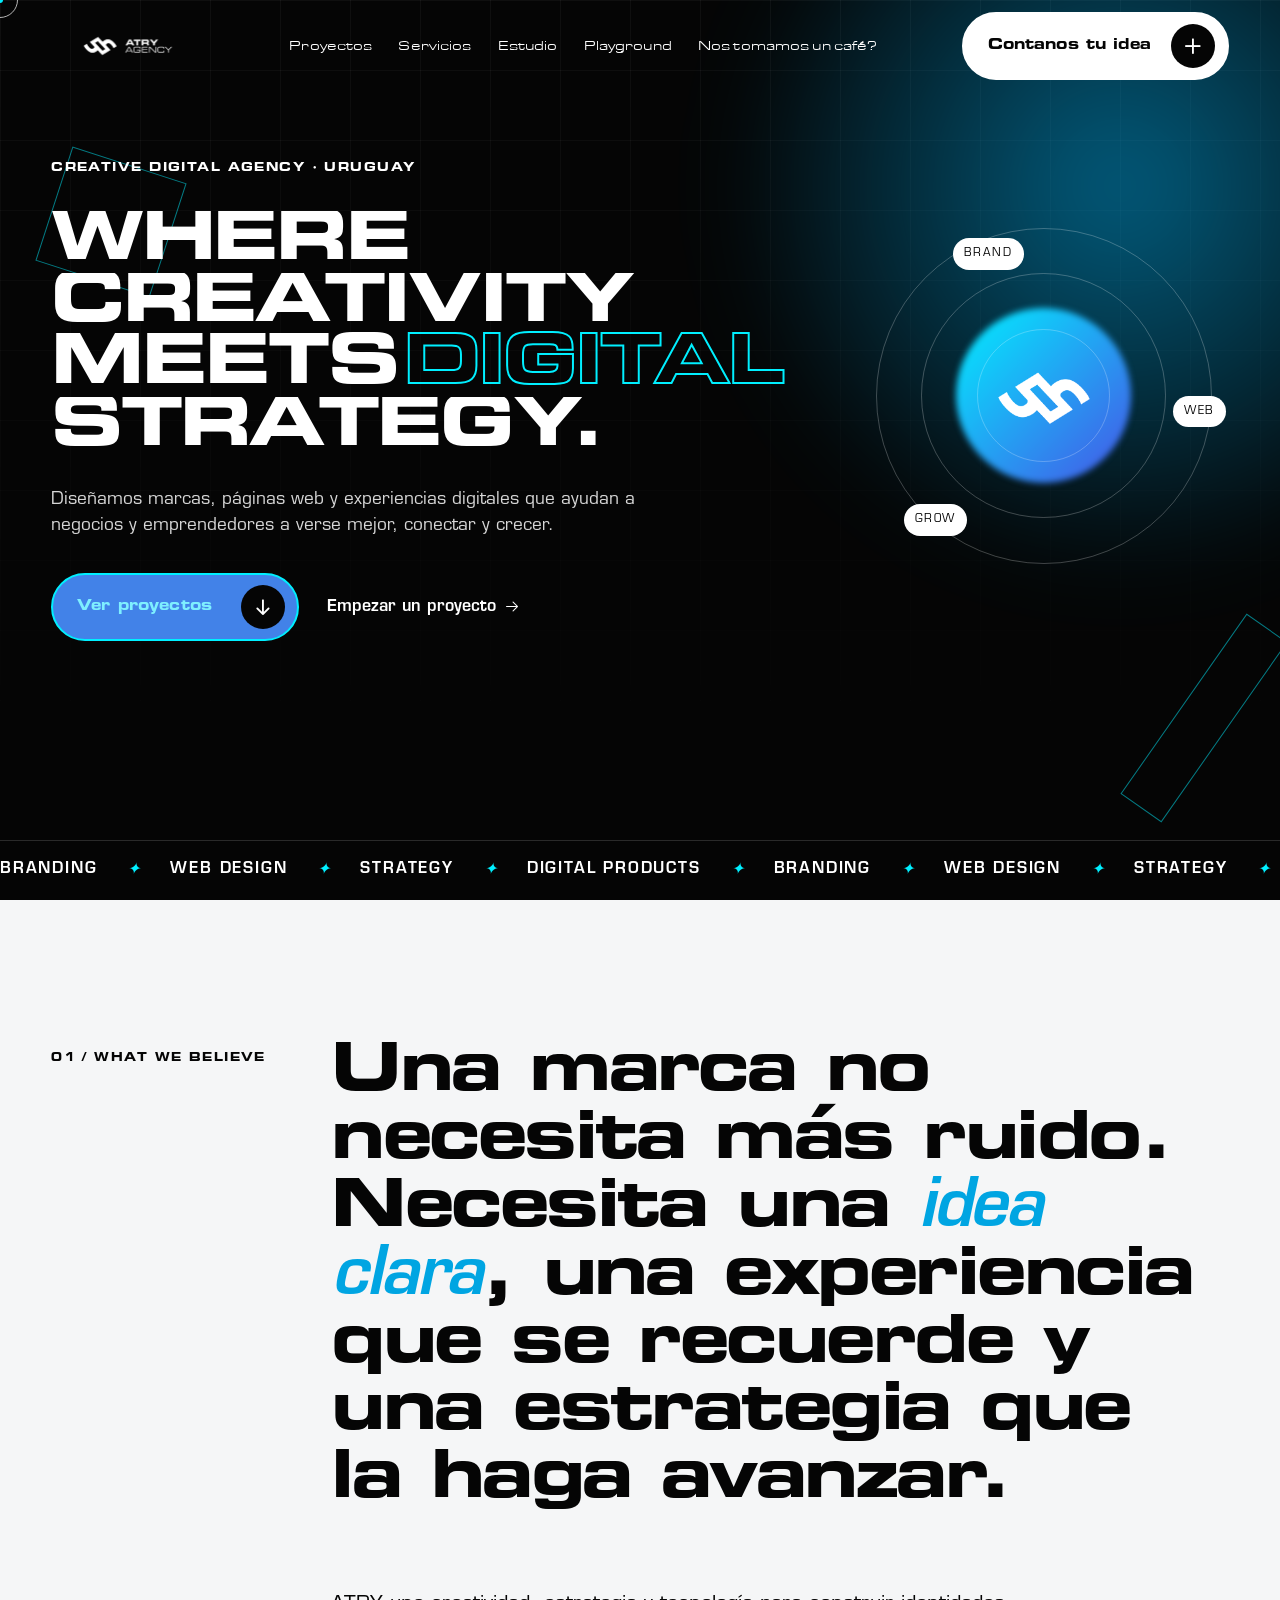
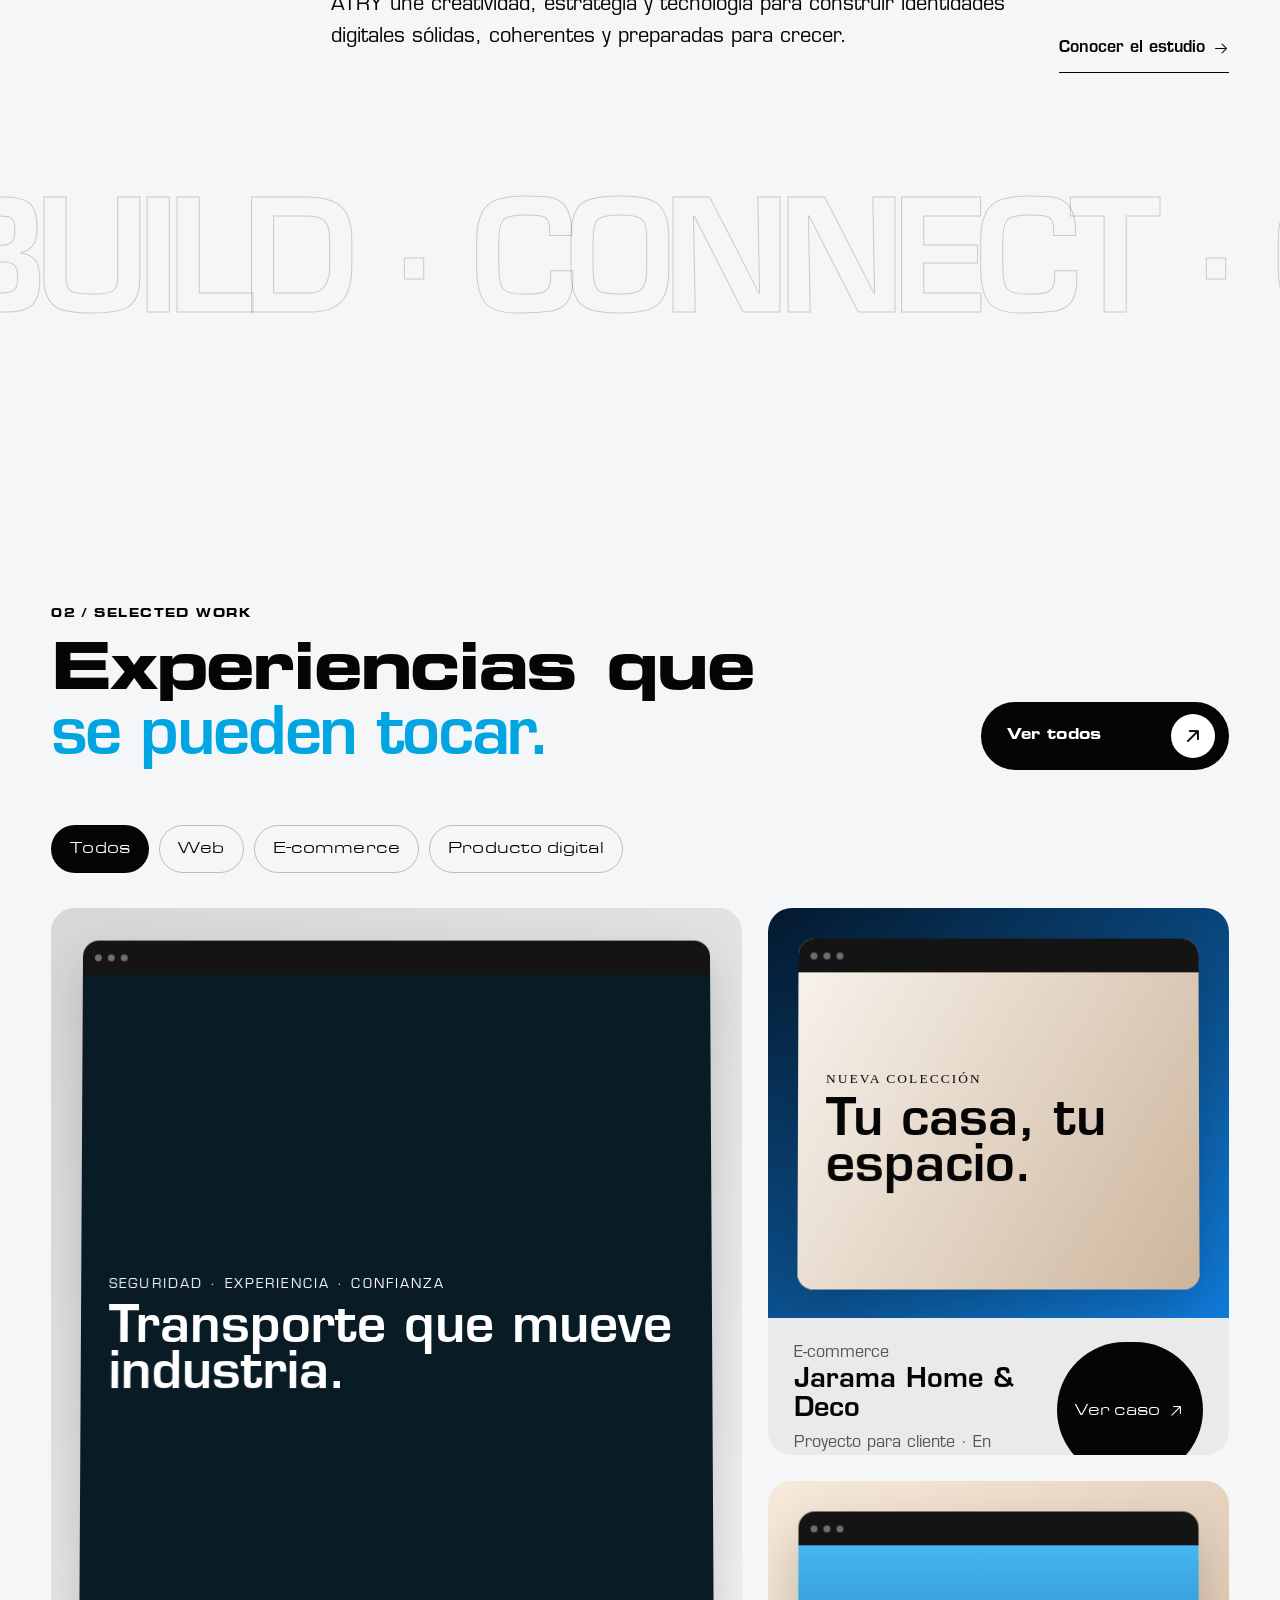
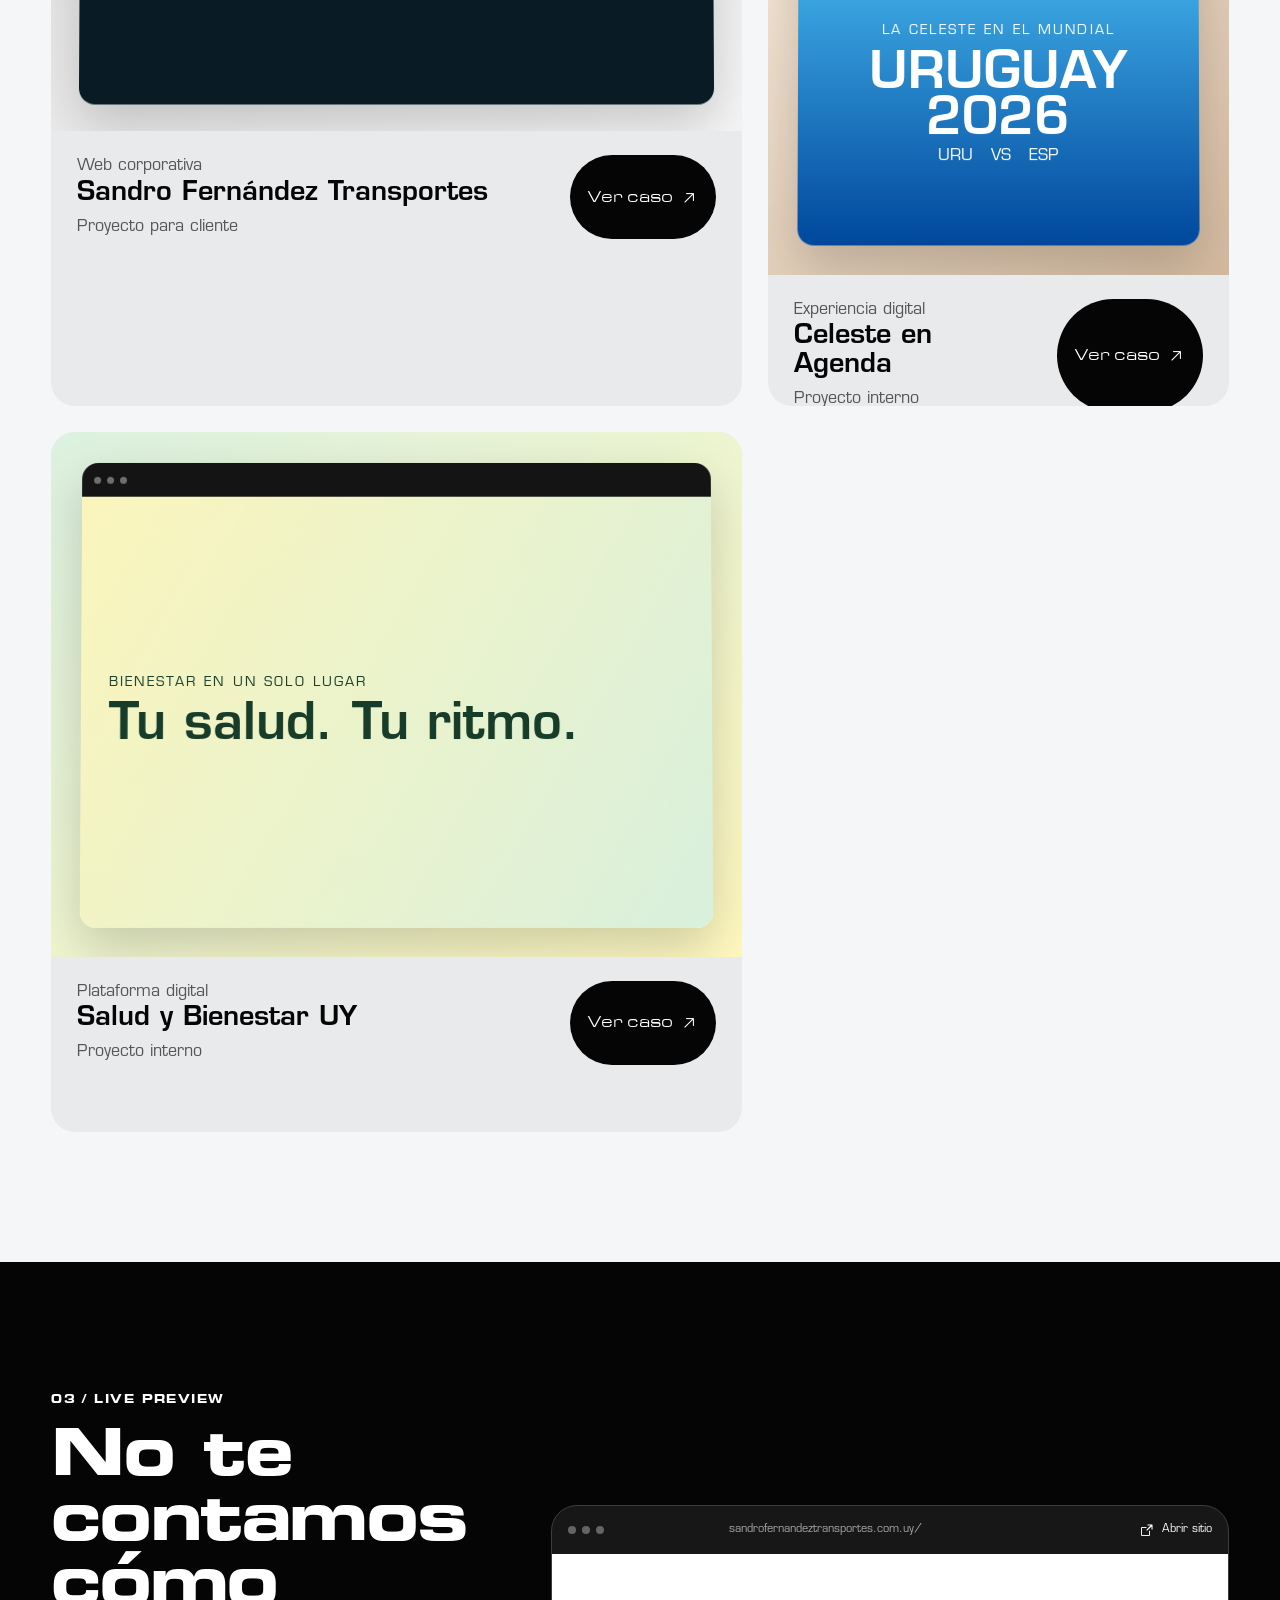
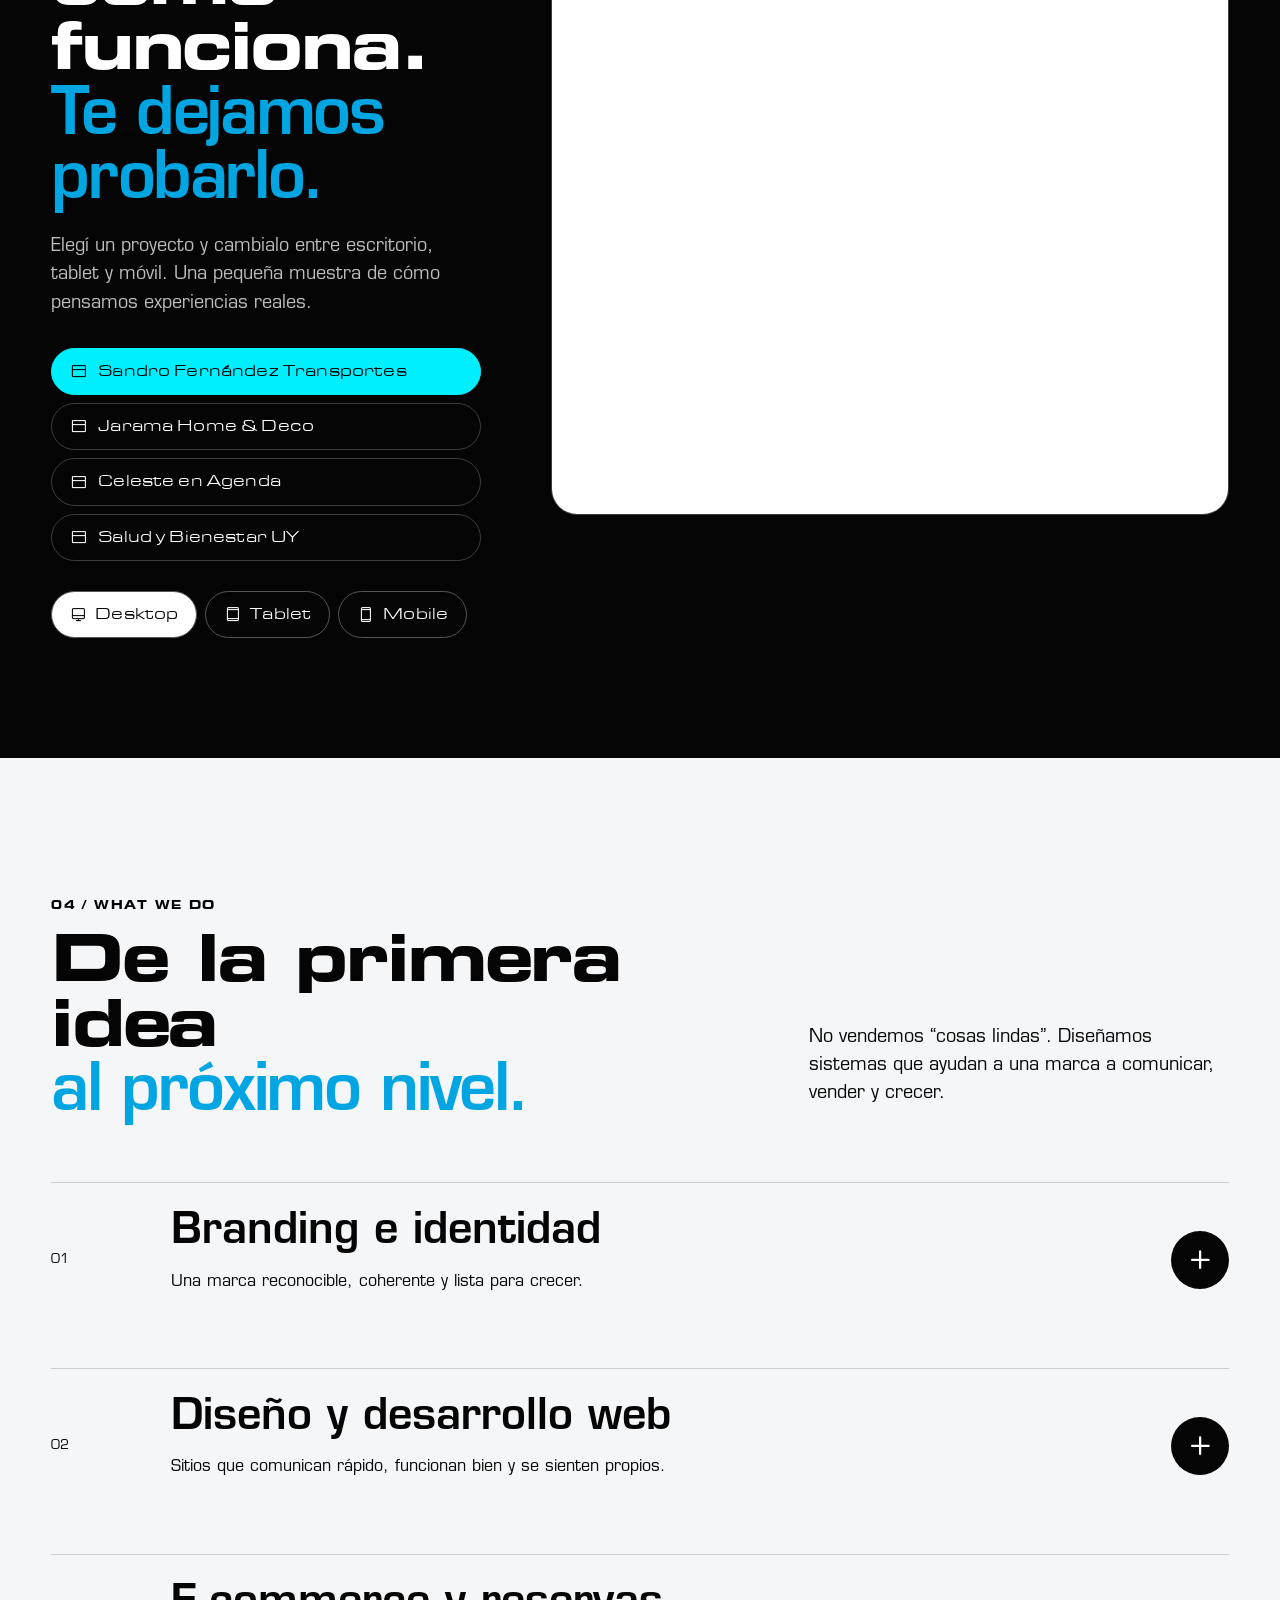
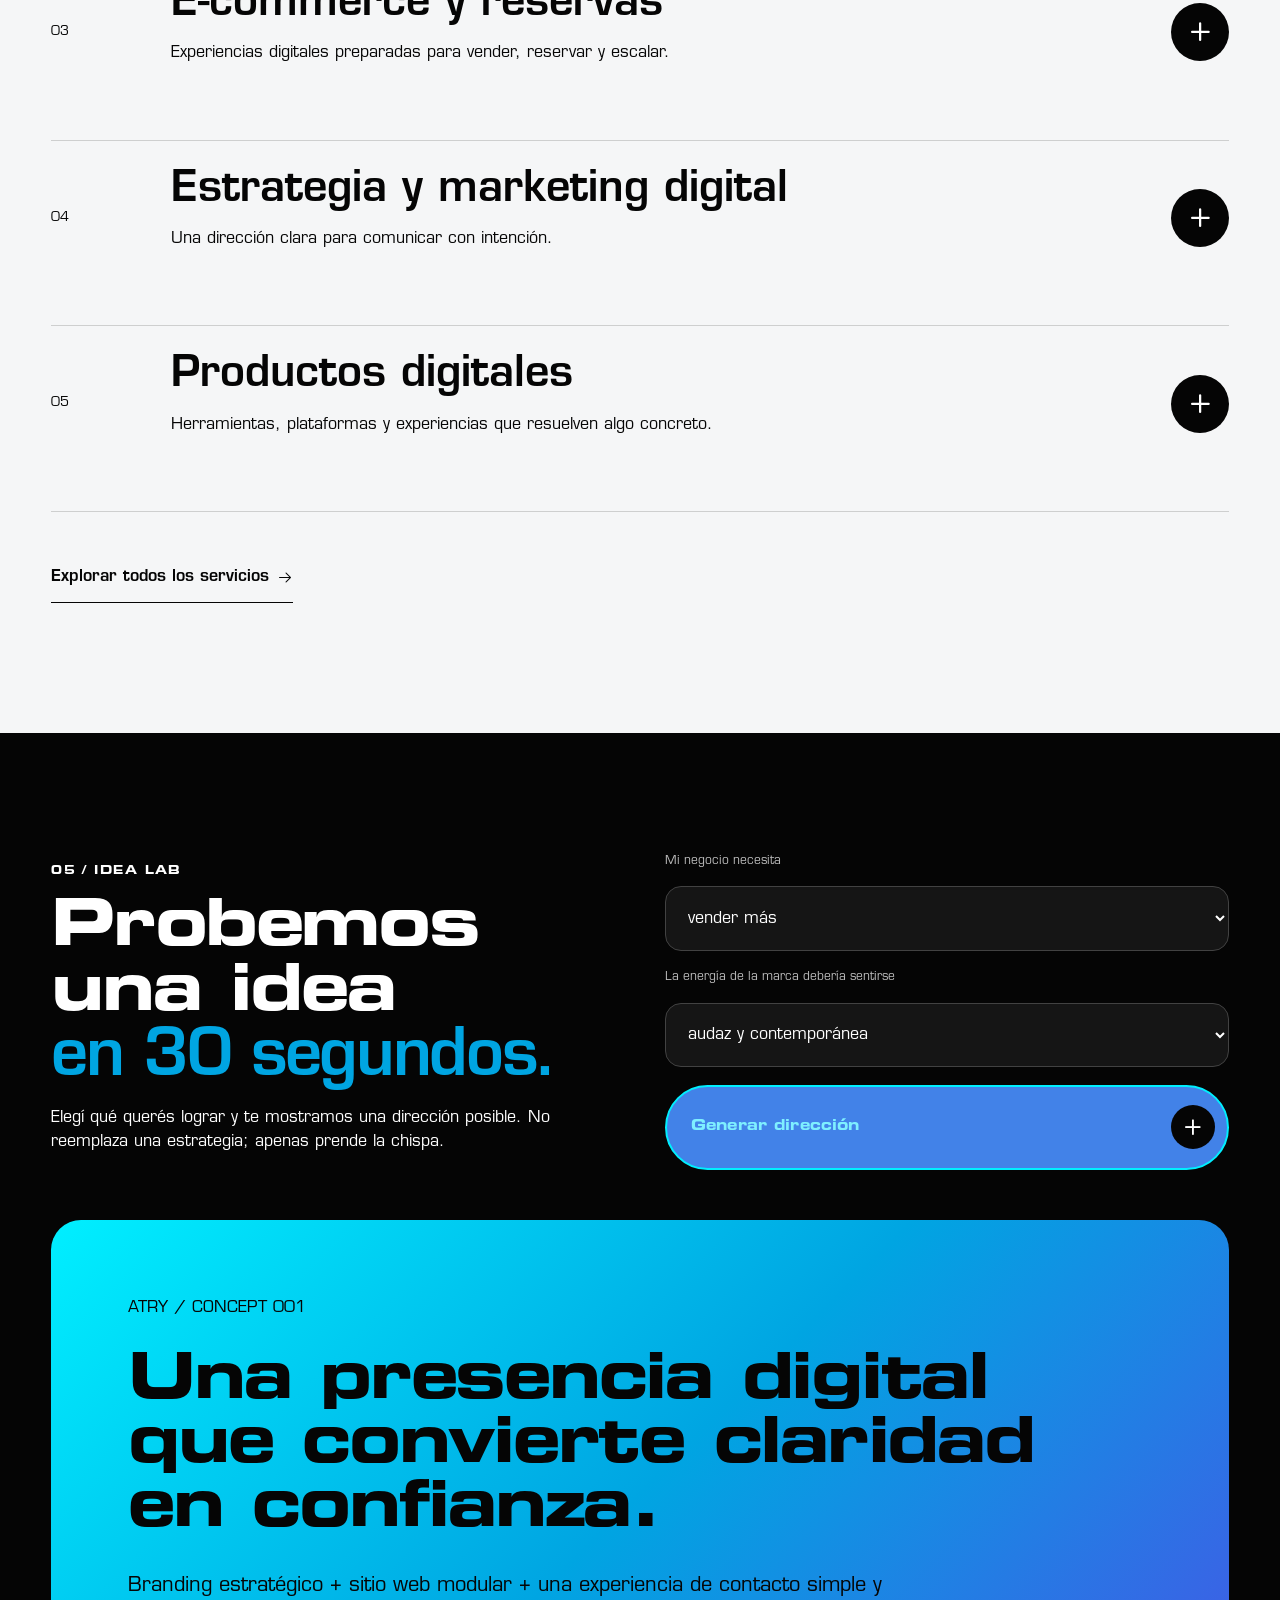
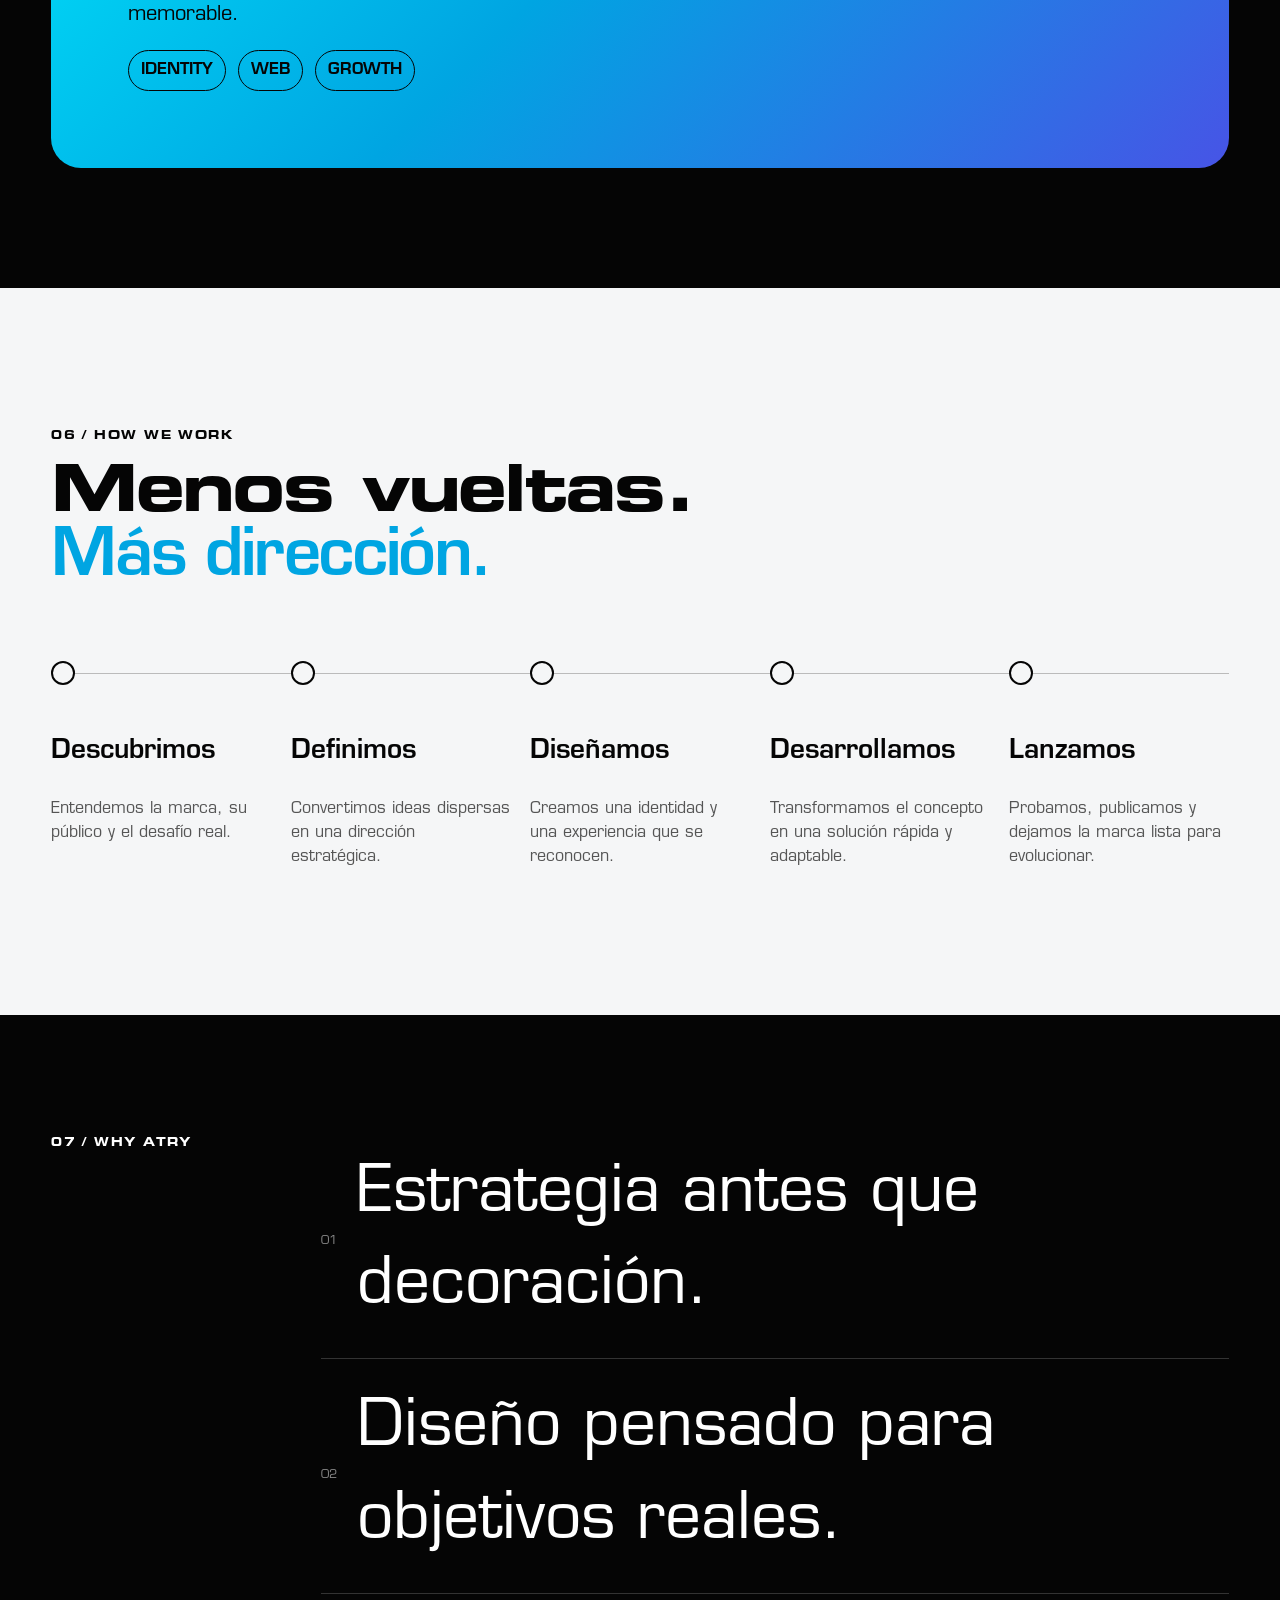
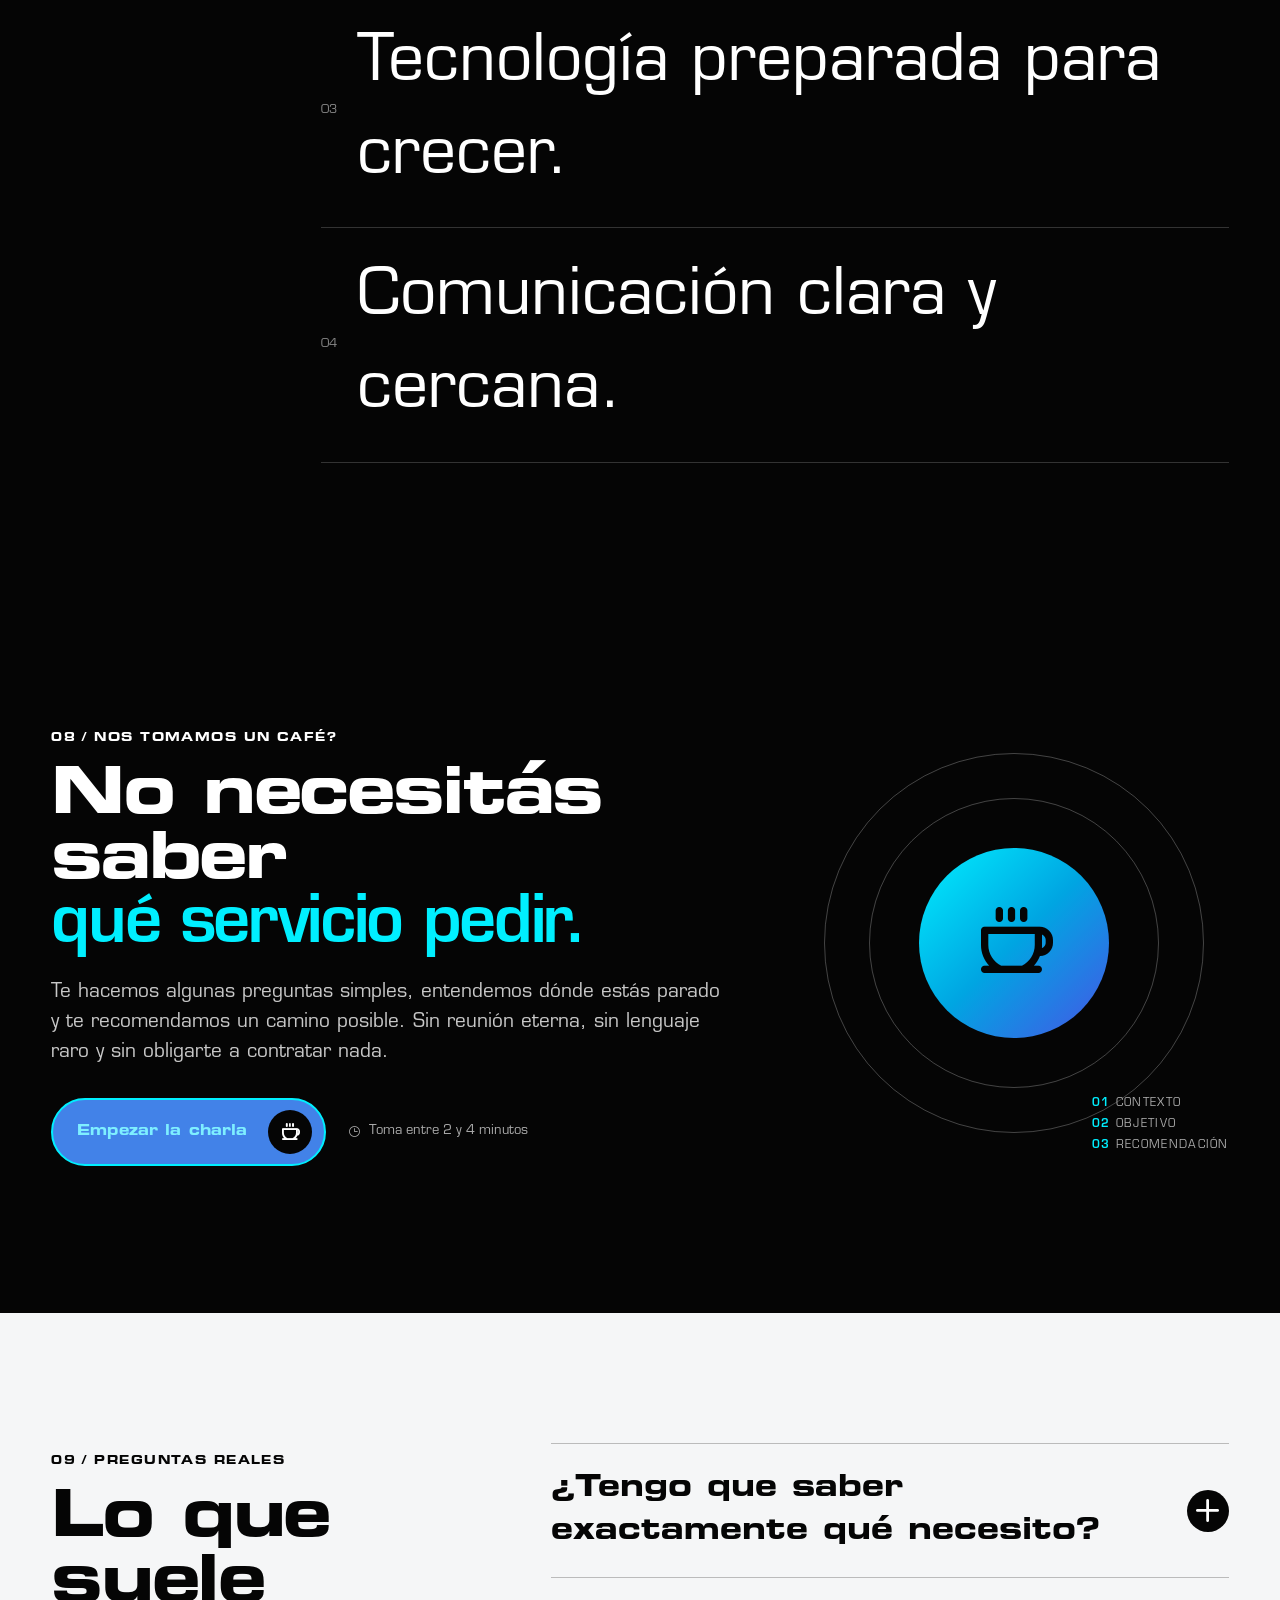
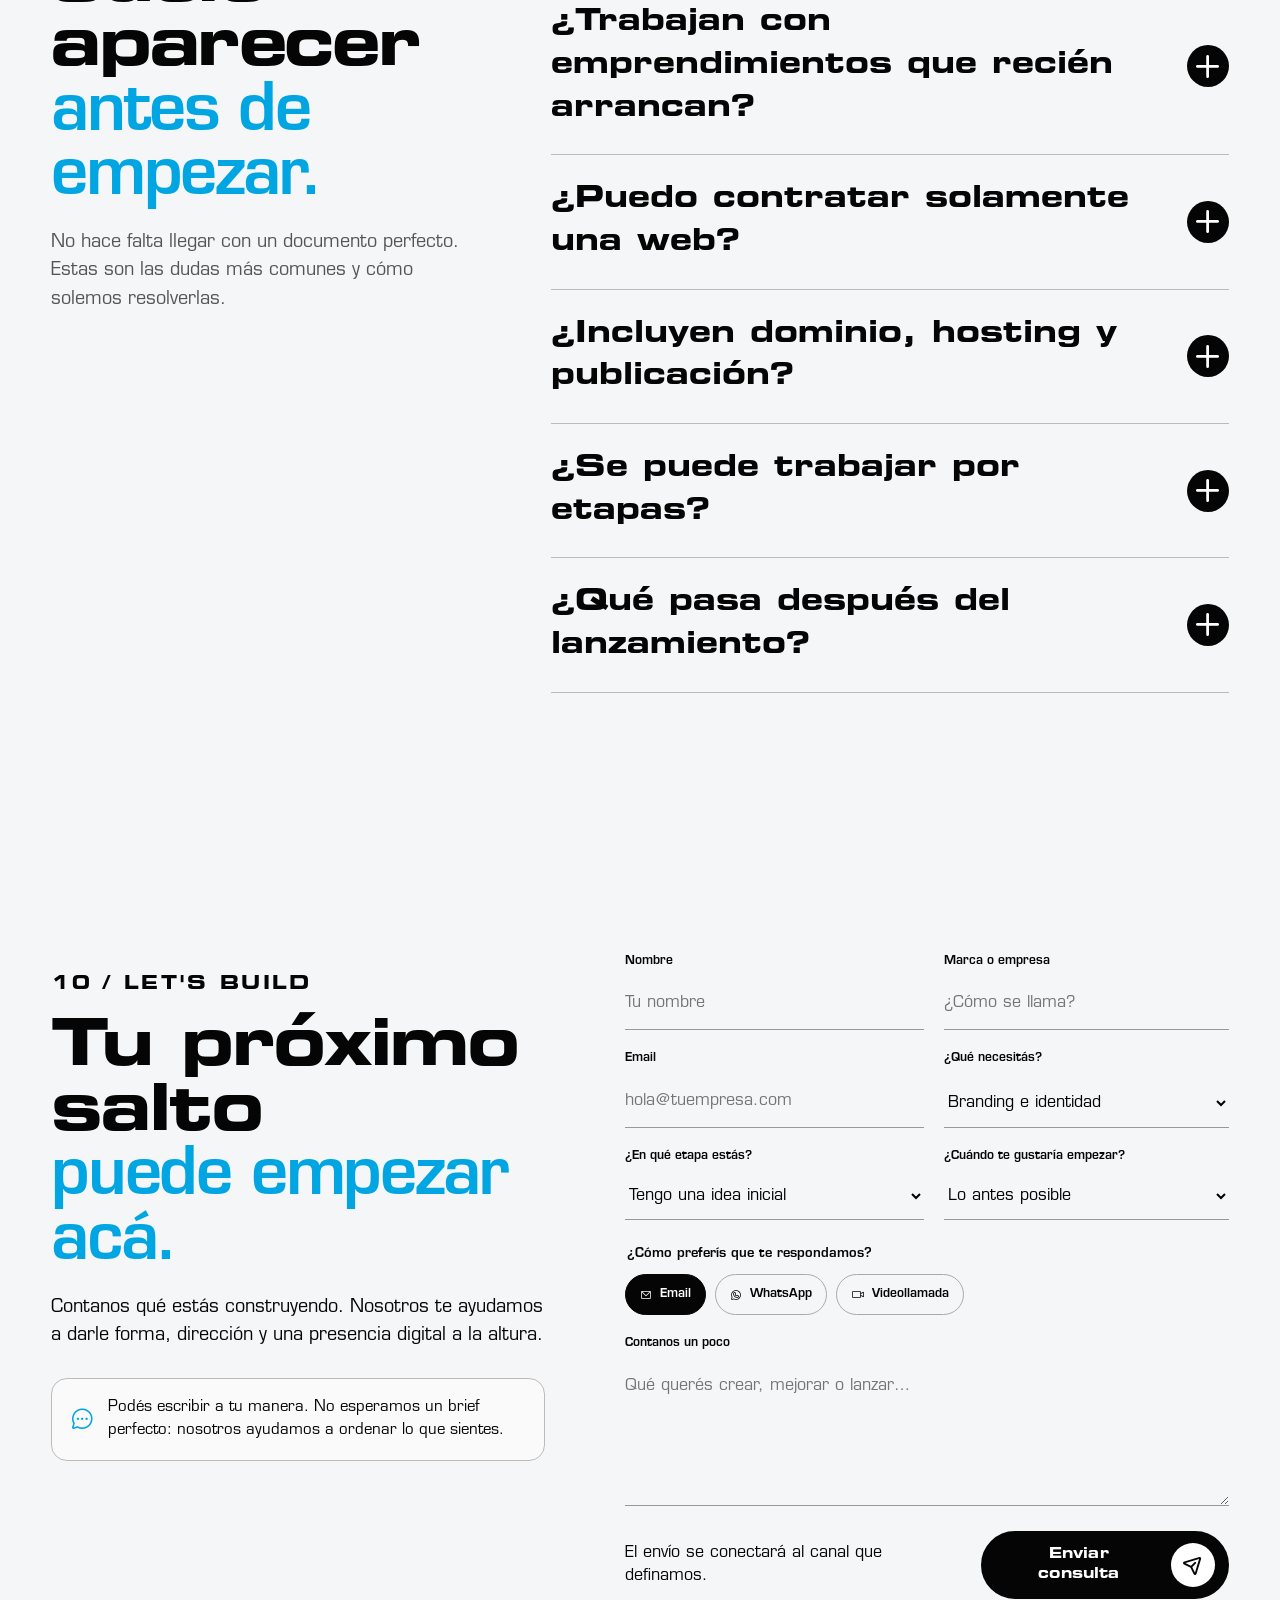
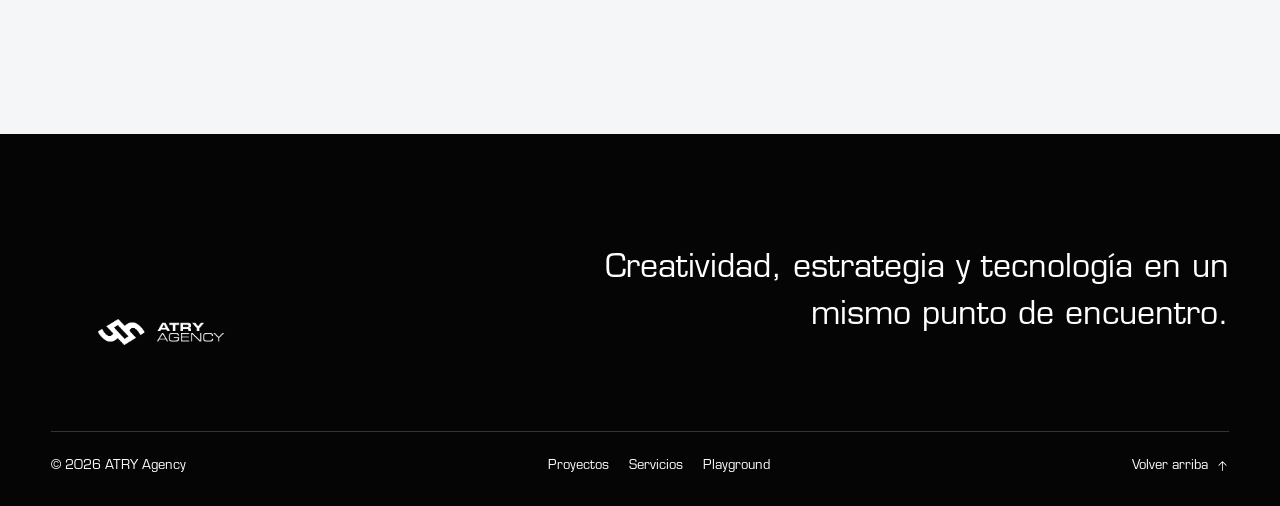
<file: index.html>
<!DOCTYPE html>

<html lang="es">

<head>
  <meta charset="utf-8" />
  <meta content="width=device-width, initial-scale=1" name="viewport" />
  <meta
    content="ATRY crea marcas, sitios web, tiendas, sistemas de reservas y productos digitales con estrategia, diseño y tecnología."
    name="description" />
  <meta content="#050505" name="theme-color" />
  <title>ATRY Agency — Branding, web y productos digitales</title>
  <link href="assets/FAVICON-DEGRADE.png" rel="icon" />
  <link href="assets/icons/phosphor/regular/style.css" rel="stylesheet" />
  <link href="assets/icons/phosphor/bold/style.css" rel="stylesheet" />
  <link href="styles.css" rel="stylesheet" />
  <script defer="" src="script.js"></script>
  <script defer="" src="assets/playground/contact-bridge.js"></script>
  <meta content="ATRY Agency — Branding, web y productos digitales" property="og:title" />
  <meta
    content="ATRY crea marcas, sitios web, tiendas, sistemas de reservas y productos digitales con estrategia, diseño y tecnología."
    property="og:description" />
  <meta content="website" property="og:type" />
  <meta content="https://atry.agency/" property="og:url" />
  <meta content="assets/OG-ATRY.png" property="og:image" />
  <meta content="summary_large_image" name="twitter:card" />
  <meta content="ATRY Agency — Branding, web y productos digitales" name="twitter:title" />
  <meta
    content="ATRY crea marcas, sitios web, tiendas, sistemas de reservas y productos digitales con estrategia, diseño y tecnología."
    name="twitter:description" />
  <meta content="assets/OG-ATRY.png" name="twitter:image" />
  <link href="manifest.webmanifest" rel="manifest" />
  <link href="https://atry.agency/" rel="canonical" />
  <script defer="True" src="assets/site-config.js"></script>
  <script defer="True" src="assets/conversion.js"></script>
  <script defer="True" src="assets/testimonials.js"></script>
</head>

<body>
  <!-- Accesibilidad -->
  <a class="skip-link" href="#contenido">Saltar al contenido</a>
  <!-- Cursor personalizado -->
  <div aria-hidden="true" class="cursor-dot"></div>
  <div aria-hidden="true" class="cursor-ring"></div>
  <!-- Barra de progreso -->
  <div aria-hidden="true" class="scroll-progress">
    <span></span>
  </div>
  <!-- =====================================================
       HEADER
       ===================================================== -->
  <header class="site-header" data-header="">
    <a aria-label="ATRY Agency, inicio" class="brand" href="index.html">
      <img alt="ATRY Agency" src="assets/IMAGOTIPO-BLANCO.png" />
    </a>
    <nav aria-label="Navegación principal" class="desktop-nav">
      <a href="#trabajos">Proyectos</a>
      <a href="#servicios">Servicios</a>
      <a href="#estudio">Estudio</a>
      <a href="playground.html">Playground</a>
      <a href="cafe.html">Nos tomamos un café?</a>
    </nav>
    <a class="pill-button pill-button--light" href="#contacto">
      <span>Contanos tu idea</span>
      <b aria-hidden="true"><i class="ph-bold ph-plus"></i></b>
    </a>
    <button aria-controls="mobile-menu" aria-expanded="false" aria-label="Abrir menú" class="menu-toggle" type="button">
      <span></span>
      <span></span>
    </button>
  </header>
  <!-- Menú móvil -->
  <nav aria-hidden="true" aria-label="Navegación móvil" class="mobile-menu" id="mobile-menu">
    <a href="#trabajos">Proyectos</a>
    <a href="#servicios">Servicios</a>
    <a href="#estudio">Estudio</a>
    <a href="playground.html">Playground</a>
    <a href="cafe.html">Nos tomamos un café?</a><a href="#contacto">Contacto</a>
  </nav>
  <main id="contenido">
    <!-- =====================================================
         HERO
         Mantiene la estructura de la V2, pero recupera el
         estilo tipográfico potente de la primera versión.
         ===================================================== -->
    <section class="hero dark-section" id="inicio">
      <div aria-hidden="true" class="hero-grid"></div>
      <div aria-hidden="true" class="hero-glow"></div>
      <div aria-hidden="true" class="hero-shape hero-shape--one"></div>
      <div aria-hidden="true" class="hero-shape hero-shape--two"></div>
      <div class="container hero-layout">
        <div class="hero-copy">
          <p class="micro-label reveal">
            Creative digital agency · Uruguay
          </p>
          <h1 class="hero-title hero-title--v1">
            <span class="hero-line">
              <span>WHERE</span>
            </span>
            <span class="hero-line">
              <span>CREATIVITY</span>
            </span>
            <span class="hero-line hero-line--split">
              <span>MEETS</span>
              <span class="hero-outline">DIGITAL</span>
            </span>
            <span class="hero-line">
              <span>STRATEGY.</span>
            </span>
          </h1>
          <p class="hero-lead reveal">
            Diseñamos marcas, páginas web y experiencias digitales que ayudan
            a negocios y emprendedores a verse mejor, conectar y crecer.
          </p>
          <div class="hero-actions reveal">
            <a class="pill-button pill-button--accent" href="#trabajos">
              <span>Ver proyectos</span>
              <b aria-hidden="true"><i class="ph-bold ph-arrow-down"></i></b>
            </a>
            <a class="text-link" href="#contacto">
              Empezar un proyecto
              <span aria-hidden="true"><i class="ph ph-arrow-right"></i></span>
            </a>
          </div>
        </div>
        <div aria-hidden="true" class="hero-orbit">
          <img alt="" src="assets/LOGOTIPO-BLANCO.png" />
          <span class="orbit orbit-a"></span>
          <span class="orbit orbit-b"></span>
          <span class="orbit orbit-c"></span>
          <span class="orbit-label orbit-label-a">BRAND</span>
          <span class="orbit-label orbit-label-b">WEB</span>
          <span class="orbit-label orbit-label-c">GROW</span>
        </div>
      </div>
      <div aria-hidden="true" class="ticker">
        <div>
          <span>BRANDING</span>
          <i>✦</i>
          <span>WEB DESIGN</span>
          <i>✦</i>
          <span>STRATEGY</span>
          <i>✦</i>
          <span>DIGITAL PRODUCTS</span>
          <i>✦</i>
          <span>BRANDING</span>
          <i>✦</i>
          <span>WEB DESIGN</span>
          <i>✦</i>
          <span>STRATEGY</span>
          <i>✦</i>
        </div>
      </div>
    </section>
    <!-- =====================================================
         MANIFIESTO / ESTUDIO
         ===================================================== -->
    <section class="statement light-section" id="estudio">
      <div class="container statement-grid">
        <p class="section-index reveal">01 / WHAT WE BELIEVE</p>
        <div>
          <p class="statement-text reveal">
            Una marca no necesita más ruido. Necesita una
            <em>idea clara</em>, una experiencia que se recuerde y una
            estrategia que la haga avanzar.
          </p>
          <div class="statement-points reveal">
            <p>
              ATRY une creatividad, estrategia y tecnología para construir
              identidades digitales sólidas, coherentes y preparadas para crecer.
            </p>
            <a class="chip-link" href="estudio.html">
              Conocer el estudio
              <span aria-hidden="true"><i class="ph ph-arrow-right"></i></span>
            </a>
          </div>
        </div>
      </div>
      <div aria-hidden="true" class="kinetic-word">
        BUILD · CONNECT · GROW
      </div>
    </section>
    <!-- =====================================================
         PROYECTOS
         ===================================================== -->
    <section class="work light-section" id="trabajos">
      <div class="container">
        <div class="section-head reveal">
          <div>
            <p class="section-index">02 / SELECTED WORK</p>
            <h2>
              Experiencias que<br />
              <em>se pueden tocar.</em>
            </h2>
          </div>
          <a class="pill-button pill-button--dark" href="proyectos.html">
            <span>Ver todos</span>
            <b aria-hidden="true"><i class="ph-bold ph-arrow-up-right"></i></b>
          </a>
        </div>
        <div aria-label="Filtrar proyectos" class="project-filters" role="tablist">
          <button class="active" data-filter="all" type="button">Todos</button>
          <button data-filter="web" type="button">Web</button>
          <button data-filter="ecommerce" type="button">E-commerce</button>
          <button data-filter="product" type="button">Producto digital</button>
        </div>
        <div class="project-grid" id="project-grid"></div>
      </div>
    </section>
    <!-- =====================================================
         PREVISUALIZADOR EN VIVO
         ===================================================== -->
    <section class="live-preview dark-section" id="preview">
      <div class="container live-layout">
        <div class="live-copy reveal">
          <p class="section-index">03 / LIVE PREVIEW</p>
          <h2>
            No te contamos cómo funciona.<br />
            <em>Te dejamos probarlo.</em>
          </h2>
          <p>
            Elegí un proyecto y cambialo entre escritorio, tablet y móvil.
            Una pequeña muestra de cómo pensamos experiencias reales.
          </p>
          <div aria-label="Seleccionar proyecto" class="project-picker" id="project-picker" role="listbox"></div>
          <div aria-label="Cambiar dispositivo" class="device-switcher">
            <button class="active" data-device="desktop" type="button">
              <i aria-hidden="true" class="ph ph-desktop"></i>
              <span>Desktop</span>
            </button>
            <button data-device="tablet" type="button">
              <i aria-hidden="true" class="ph ph-device-tablet"></i>
              <span>Tablet</span>
            </button>
            <button data-device="mobile" type="button">
              <i aria-hidden="true" class="ph ph-device-mobile"></i>
              <span>Mobile</span>
            </button>
          </div>
        </div>
        <div class="live-frame desktop reveal" id="live-frame">
          <div class="browser-top">
            <span aria-hidden="true" class="browser-dots">
              <i></i>
              <i></i>
              <i></i>
            </span>
            <span id="live-url">selected-work</span>
            <a href="#" id="live-open" rel="noopener noreferrer" target="_blank">
              <i aria-hidden="true" class="ph ph-arrow-square-out"></i>
              <span>Abrir sitio</span>
            </a>
          </div>
          <div class="live-screen">
            <div class="loading-state" id="loading-state">
              <span></span>
              <p>Cargando experiencia…</p>
            </div>
            <iframe id="live-iframe" loading="lazy" title="Vista previa del proyecto"></iframe>
            <div class="preview-fallback" id="preview-fallback">
              <img alt="ATRY Agency" src="assets/IMAGOTIPO-BLANCO.png" />
              <p>
                Esta web prefiere abrirse en una pestaña nueva.
              </p>
              <a class="pill-button pill-button--accent" href="#" id="fallback-link" rel="noopener noreferrer"
                target="_blank">
                <span>Visitar proyecto</span>
                <b aria-hidden="true"><i class="ph-bold ph-arrow-up-right"></i></b>
              </a>
            </div>
          </div>
        </div>
      </div>
    </section>
    <!-- =====================================================
         SERVICIOS
         ===================================================== -->
    <section class="services light-section" id="servicios">
      <div class="container">
        <div class="section-head reveal">
          <div>
            <p class="section-index">04 / WHAT WE DO</p>
            <h2>
              De la primera idea<br />
              <em>al próximo nivel.</em>
            </h2>
          </div>
          <p class="side-copy">
            No vendemos “cosas lindas”. Diseñamos sistemas que ayudan a una
            marca a comunicar, vender y crecer.
          </p>
        </div>
        <div class="service-deck" id="service-deck"></div>
        <a class="chip-link centered" href="servicios.html">
          Explorar todos los servicios
          <span aria-hidden="true"><i class="ph ph-arrow-right"></i></span>
        </a>
      </div>
    </section>
    <!-- =====================================================
         IDEA LAB
         ===================================================== -->
    <section class="idea-lab dark-section">
      <div class="container lab-layout">
        <div class="lab-copy reveal">
          <p class="section-index">05 / IDEA LAB</p>
          <h2>
            Probemos una idea<br />
            <em>en 30 segundos.</em>
          </h2>
          <p>
            Elegí qué querés lograr y te mostramos una dirección posible.
            No reemplaza una estrategia; apenas prende la chispa.
          </p>
        </div>
        <form class="idea-builder reveal" id="idea-builder">
          <label>
            Mi negocio necesita

            <select id="goal-select">
              <option value="vender">vender más</option>
              <option value="posicionar">verse más profesional</option>
              <option value="reservas">recibir reservas o turnos</option>
              <option value="lanzar">lanzar una idea nueva</option>
            </select>
          </label>
          <label>
            La energía de la marca debería sentirse

            <select id="vibe-select">
              <option value="audaz">audaz y contemporánea</option>
              <option value="premium">premium y refinada</option>
              <option value="cercana">cercana y humana</option>
              <option value="experimental">experimental y sorprendente</option>
            </select>
          </label>
          <button class="pill-button pill-button--accent" type="submit">
            <span>Generar dirección</span>
            <b aria-hidden="true"><i class="ph-bold ph-plus"></i></b>
          </button>
        </form>
        <article class="idea-result reveal" id="idea-result">
          <span>ATRY / CONCEPT 001</span>
          <h3>
            Una presencia digital que convierte claridad en confianza.
          </h3>
          <p>
            Branding estratégico + sitio web modular + una experiencia de
            contacto simple y memorable.
          </p>
          <div>
            <b>IDENTITY</b>
            <b>WEB</b>
            <b>GROWTH</b>
          </div>
        </article>
      </div>
    </section>
    <!-- =====================================================
         PROCESO
         ===================================================== -->
    <section class="process light-section">
      <div class="container">
        <div class="section-head reveal">
          <div>
            <p class="section-index">06 / HOW WE WORK</p>
            <h2>
              Menos vueltas.<br />
              <em>Más dirección.</em>
            </h2>
          </div>
        </div>
        <div class="process-track">
          <div aria-hidden="true" class="process-progress"></div>
          <article>
            <span>01</span>
            <h3>Descubrimos</h3>
            <p>
              Entendemos la marca, su público y el desafío real.
            </p>
          </article>
          <article>
            <span>02</span>
            <h3>Definimos</h3>
            <p>
              Convertimos ideas dispersas en una dirección estratégica.
            </p>
          </article>
          <article>
            <span>03</span>
            <h3>Diseñamos</h3>
            <p>
              Creamos una identidad y una experiencia que se reconocen.
            </p>
          </article>
          <article>
            <span>04</span>
            <h3>Desarrollamos</h3>
            <p>
              Transformamos el concepto en una solución rápida y adaptable.
            </p>
          </article>
          <article>
            <span>05</span>
            <h3>Lanzamos</h3>
            <p>
              Probamos, publicamos y dejamos la marca lista para evolucionar.
            </p>
          </article>
        </div>
      </div>
    </section>
    <!-- =====================================================
         POR QUÉ ATRY
         ===================================================== -->
    <section class="why dark-section">
      <div class="container why-grid">
        <p class="section-index">07 / WHY ATRY</p>
        <div class="why-lines">
          <p>
            <span>01</span>
            Estrategia antes que decoración.
          </p>
          <p>
            <span>02</span>
            Diseño pensado para objetivos reales.
          </p>
          <p>
            <span>03</span>
            Tecnología preparada para crecer.
          </p>
          <p>
            <span>04</span>
            Comunicación clara y cercana.
          </p>
        </div>
      </div>
    </section>
    <!-- =====================================================
         CONTACTO
         ===================================================== -->
    <section class="coffee-teaser dark-section" id="cafe">
      <div class="container coffee-teaser__grid">
        <div class="coffee-teaser__copy reveal">
          <p class="section-index">08 / NOS TOMAMOS UN CAFÉ?</p>
          <h2>
            No necesitás saber<br />
            <em>qué servicio pedir.</em>
          </h2>
          <p>
            Te hacemos algunas preguntas simples, entendemos dónde estás parado
            y te recomendamos un camino posible. Sin reunión eterna, sin lenguaje
            raro y sin obligarte a contratar nada.
          </p>
          <div class="coffee-teaser__actions">
            <a class="pill-button pill-button--accent" href="cafe.html">
              <span>Empezar la charla</span>
              <b aria-hidden="true"><i class="ph-bold ph-coffee"></i></b>
            </a>
            <span class="coffee-teaser__time">
              <i aria-hidden="true" class="ph ph-clock"></i>
              Toma entre 2 y 4 minutos
            </span>
          </div>
        </div>
        <div aria-hidden="true" class="coffee-teaser__visual reveal">
          <span class="coffee-orbit coffee-orbit--one"></span>
          <span class="coffee-orbit coffee-orbit--two"></span>
          <div class="coffee-cup">
            <i class="ph-bold ph-coffee"></i>
          </div>
          <p>
            <strong>01</strong> CONTEXTO<br />
            <strong>02</strong> OBJETIVO<br />
            <strong>03</strong> RECOMENDACIÓN
          </p>
        </div>
      </div>
    </section>
    <section class="testimonials dark-section" data-testimonials="" hidden="">
      <div class="container">
        <div class="section-head">
          <div>
            <p class="section-index">CLIENTES / EN SUS PALABRAS</p>
            <h2>Lo que cambia cuando<br /><em>el proyecto encuentra dirección.</em></h2>
          </div>
        </div>
        <div class="testimonial-track"></div>
      </div>
    </section>
    <section class="faq light-section" id="preguntas">
      <div class="container faq-layout">
        <div class="faq-copy reveal">
          <p class="section-index">09 / PREGUNTAS REALES</p>
          <h2>
            Lo que suele aparecer<br />
            <em>antes de empezar.</em>
          </h2>
          <p>
            No hace falta llegar con un documento perfecto. Estas son las dudas
            más comunes y cómo solemos resolverlas.
          </p>
        </div>
        <div class="faq-list" data-faq="">
          <article>
            <button aria-expanded="false" type="button">
              <span>¿Tengo que saber exactamente qué necesito?</span>
              <i aria-hidden="true" class="ph-bold ph-plus"></i>
            </button>
            <div>
              <p>No. Podemos empezar por el problema, el objetivo o incluso por algo que hoy te incomoda. El servicio se
                define después.</p>
            </div>
          </article>
          <article>
            <button aria-expanded="false" type="button">
              <span>¿Trabajan con emprendimientos que recién arrancan?</span>
              <i aria-hidden="true" class="ph-bold ph-plus"></i>
            </button>
            <div>
              <p>Sí. Ajustamos alcance y prioridades para construir una primera versión sólida sin intentar resolver
                todo el negocio en una sola etapa.</p>
            </div>
          </article>
          <article>
            <button aria-expanded="false" type="button">
              <span>¿Puedo contratar solamente una web?</span>
              <i aria-hidden="true" class="ph-bold ph-plus"></i>
            </button>
            <div>
              <p>Sí. También podemos revisar si la identidad y los mensajes actuales alcanzan para que la web comunique
                bien antes de diseñarla.</p>
            </div>
          </article>
          <article>
            <button aria-expanded="false" type="button">
              <span>¿Incluyen dominio, hosting y publicación?</span>
              <i aria-hidden="true" class="ph-bold ph-plus"></i>
            </button>
            <div>
              <p>Podemos acompañar la compra, configuración y publicación. Los costos externos se presentan por separado
                para que siempre sepas qué estás pagando.</p>
            </div>
          </article>
          <article>
            <button aria-expanded="false" type="button">
              <span>¿Se puede trabajar por etapas?</span>
              <i aria-hidden="true" class="ph-bold ph-plus"></i>
            </button>
            <div>
              <p>Sí. De hecho, muchas veces es la mejor forma: primero dirección y estructura, después desarrollo,
                automatizaciones y crecimiento.</p>
            </div>
          </article>
          <article>
            <button aria-expanded="false" type="button">
              <span>¿Qué pasa después del lanzamiento?</span>
              <i aria-hidden="true" class="ph-bold ph-plus"></i>
            </button>
            <div>
              <p>Definimos mantenimiento, soporte y siguientes mejoras según el proyecto. No desaparecemos apenas la
                página queda publicada.</p>
            </div>
          </article>
        </div>
      </div>
    </section>
    <section class="contact light-section" id="contacto">
      <div class="container contact-grid">
        <div class="contact-copy reveal">
          <p class="section-index">10 / LET'S BUILD</p>
          <h2>
            Tu próximo salto<br />
            <em>puede empezar acá.</em>
          </h2>
          <p>
            Contanos qué estás construyendo. Nosotros te ayudamos a darle forma,
            dirección y una presencia digital a la altura.
          </p>
          <div class="contact-human-note">
            <i aria-hidden="true" class="ph ph-chat-circle-dots"></i>
            <p>
              Podés escribir a tu manera. No esperamos un brief perfecto:
              nosotros ayudamos a ordenar lo que sientes.
            </p>
          </div>
        </div>
        <form class="contact-form reveal" id="contact-form">
          <label>
            Nombre
            <input autocomplete="name" name="name" placeholder="Tu nombre" required="" />
          </label>
          <label>
            Marca o empresa
            <input name="brand" placeholder="¿Cómo se llama?" />
          </label>
          <label>
            Email
            <input autocomplete="email" name="email" placeholder="hola@tuempresa.com" required="" type="email" />
          </label>
          <label>
            ¿Qué necesitás?
            <select name="service">
              <option>Branding e identidad</option>
              <option>Diseño y desarrollo web</option>
              <option>E-commerce o reservas</option>
              <option>Producto digital</option>
              <option>Estrategia digital</option>
              <option>Otro</option>
            </select>
          </label>
          <label>
            ¿En qué etapa estás?
            <select name="stage">
              <option value="idea">Tengo una idea inicial</option>
              <option value="existing">Ya existe y quiero mejorarlo</option>
              <option value="ready">Tengo bastante definido qué necesito</option>
              <option value="unsure">No estoy seguro todavía</option>
            </select>
          </label>
          <label>
            ¿Cuándo te gustaría empezar?
            <select name="timeline">
              <option value="soon">Lo antes posible</option>
              <option value="month">Dentro de un mes</option>
              <option value="quarter">En los próximos meses</option>
              <option value="exploring">Solo estoy explorando</option>
            </select>
          </label>
          <fieldset class="wide contact-methods">
            <legend>¿Cómo preferís que te respondamos?</legend>
            <label>
              <input checked="" name="reply_method" type="radio" value="email" />
              <span><i class="ph ph-envelope-simple"></i>Email</span>
            </label>
            <label>
              <input name="reply_method" type="radio" value="whatsapp" />
              <span><i class="ph ph-whatsapp-logo"></i>WhatsApp</span>
            </label>
            <label>
              <input name="reply_method" type="radio" value="meeting" />
              <span><i class="ph ph-video-camera"></i>Videollamada</span>
            </label>
          </fieldset>
          <label class="wide contact-phone" hidden="">
            WhatsApp
            <input autocomplete="tel" name="phone" placeholder="+598..." type="tel" />
          </label>
          <label class="wide">
            Contanos un poco
            <textarea name="message" placeholder="Qué querés crear, mejorar o lanzar…" required="" rows="5"></textarea>
          </label>
          <input autocomplete="off" class="honeypot" name="website" tabindex="-1" />
          <div class="wide form-bottom">
            <p aria-live="polite" id="form-status">
              El envío se conectará al canal que definamos.
            </p>
            <button class="pill-button pill-button--dark" type="submit">
              <span>Enviar consulta</span>
              <b aria-hidden="true"><i class="ph-bold ph-paper-plane-tilt"></i></b>
            </button>
          </div>
        </form>
      </div>
    </section>
  </main>
  <!-- =====================================================
       FOOTER
       ===================================================== -->
  <footer class="site-footer dark-section">
    <div class="container footer-top">
      <img alt="ATRY Agency" src="assets/IMAGOTIPO-BLANCO.png" />
      <p>
        Creatividad, estrategia y tecnología en un mismo punto de encuentro.
      </p>
    </div>
    <div class="container footer-bottom">
      <span>
        © <span id="year"></span> ATRY Agency
      </span>
      <nav aria-label="Navegación del pie">
        <a href="proyectos.html">Proyectos</a>
        <a href="servicios.html">Servicios</a>
        <a href="playground.html">Playground</a>
      </nav>
      <a href="#inicio">
        Volver arriba
        <span aria-hidden="true"><i class="ph ph-arrow-up"></i></span>
      </a>
    </div>
  </footer>
  <!-- =====================================================
       MODAL DE PROYECTOS
       ===================================================== -->
  <div aria-hidden="true" aria-labelledby="modal-title" aria-modal="true" class="project-modal" id="project-modal"
    role="dialog">
    <div class="modal-backdrop" data-close-modal=""></div>
    <div class="modal-panel">
      <button aria-label="Cerrar proyecto" class="modal-close" data-close-modal="" type="button">
        <span>Cerrar</span>
        <i aria-hidden="true" class="ph ph-x"></i>
      </button>
      <div id="modal-content"></div>
    </div>
  </div>
</body>

</html>
</file>
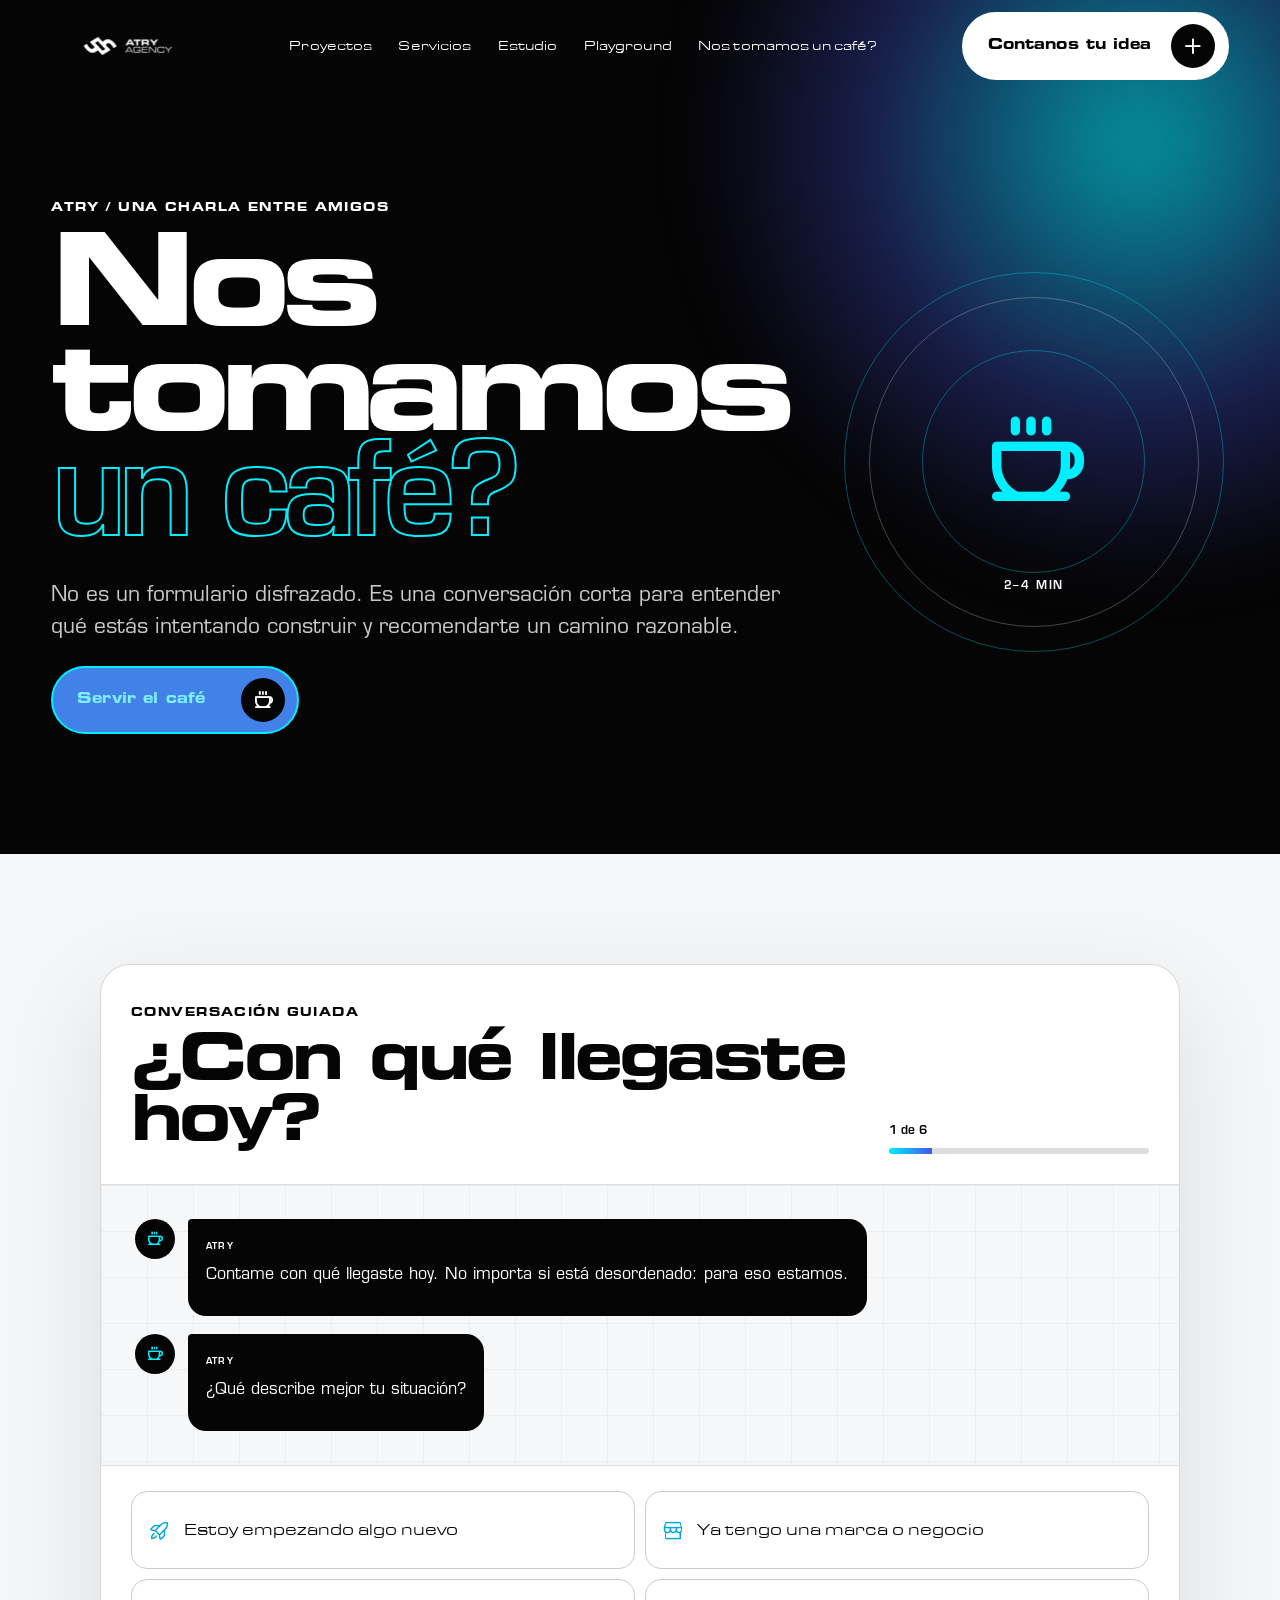
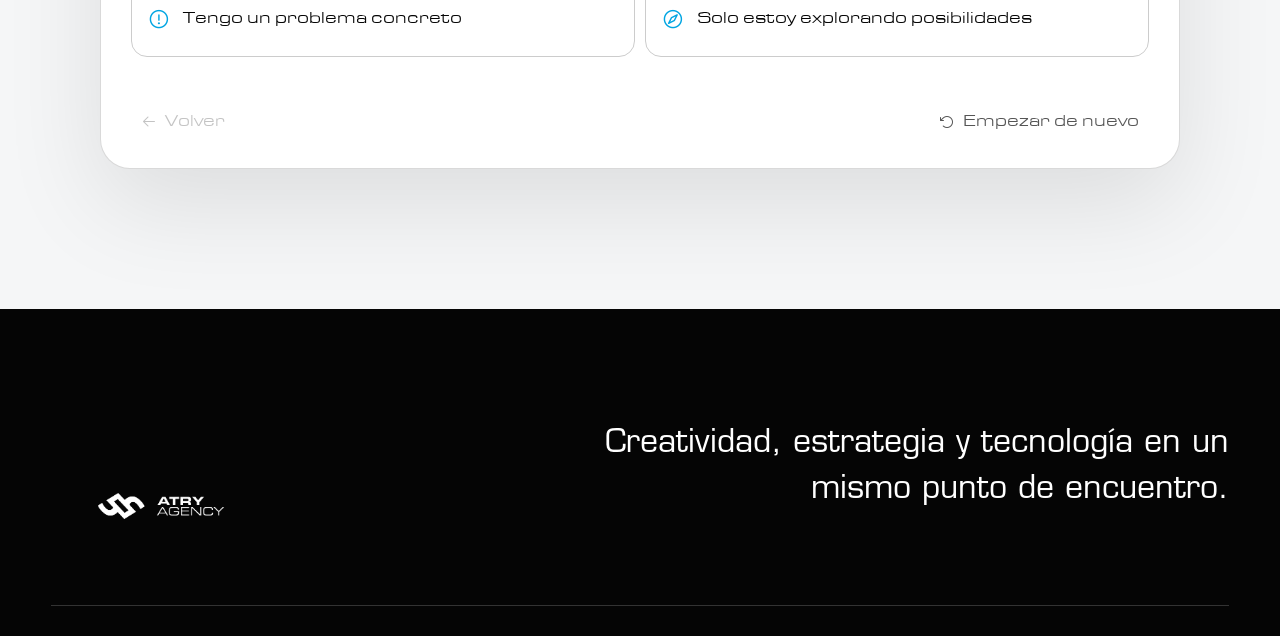
<file: cafe.html>
<!doctype html>
<html lang="es">
<head>
  <meta charset="utf-8">
  <meta name="viewport" content="width=device-width, initial-scale=1">
  <meta name="description" content="Una conversación guiada para entender qué necesita tu marca y recomendar un camino posible.">
  <meta name="theme-color" content="#050505">
  <title>Nos tomamos un café? — ATRY Agency</title>
  <link rel="icon" href="assets/FAVICON-DEGRADE.png">
  <link rel="stylesheet" href="assets/icons/phosphor/regular/style.css">
  <link rel="stylesheet" href="assets/icons/phosphor/bold/style.css">
  <link rel="stylesheet" href="styles.css">
  <link rel="stylesheet" href="assets/cafe/cafe.css">
  <link rel="manifest" href="manifest.webmanifest">
  <link rel="canonical" href="https://atry.agency/cafe.html">
  <meta property="og:title" content="Nos tomamos un café? — ATRY Agency">
  <meta property="og:description" content="Respondé unas preguntas simples y llevate una recomendación clara para tu marca o proyecto.">
  <meta property="og:type" content="website">
  <meta property="og:url" content="https://atry.agency/cafe.html">
  <meta property="og:image" content="assets/OG-ATRY.png">
  <script src="script.js" defer></script>
  <script src="assets/site-config.js" defer></script>
  <script src="assets/conversion.js" defer></script>
  <script src="assets/cafe/cafe.js" defer></script>
</head>
<body class="inner-page cafe-page">
  <a class="skip-link" href="#contenido">Saltar al contenido</a>

  <div class="scroll-progress" aria-hidden="true"><span></span></div>

  <header class="site-header is-scrolled" data-header>
    <a class="brand" href="index.html" aria-label="ATRY Agency, inicio">
      <img src="assets/IMAGOTIPO-BLANCO.png" alt="ATRY Agency">
    </a>

    <nav class="desktop-nav" aria-label="Navegación principal">
      <a href="proyectos.html">Proyectos</a>
      <a href="servicios.html">Servicios</a>
      <a href="estudio.html">Estudio</a>
      <a href="playground.html">Playground</a>
      <a href="cafe.html" aria-current="page">Nos tomamos un café?</a>
    </nav>

    <a class="pill-button pill-button--light" href="index.html#contacto">
      <span>Contanos tu idea</span>
      <b aria-hidden="true"><i class="ph-bold ph-plus"></i></b>
    </a>

    <button class="menu-toggle" type="button" aria-expanded="false" aria-controls="mobile-menu" aria-label="Abrir menú">
      <span></span><span></span>
    </button>
  </header>

  <nav class="mobile-menu" id="mobile-menu" aria-hidden="true" aria-label="Navegación móvil">
    <a href="proyectos.html">Proyectos</a>
    <a href="servicios.html">Servicios</a>
    <a href="estudio.html">Estudio</a>
    <a href="playground.html">Playground</a>
    <a href="cafe.html">Nos tomamos un café?</a>
    <a href="index.html#contacto">Contacto</a>
  </nav>

  <main id="contenido">
    <section class="cafe-hero dark-section">
      <div class="cafe-hero__glow" aria-hidden="true"></div>
      <div class="container cafe-hero__layout">
        <div>
          <p class="micro-label">ATRY / UNA CHARLA ENTRE AMIGOS</p>
          <h1>
            Nos tomamos<br>
            <em>un café?</em>
          </h1>
          <p>
            No es un formulario disfrazado. Es una conversación corta para
            entender qué estás intentando construir y recomendarte un camino
            razonable.
          </p>

          <button class="pill-button pill-button--accent" type="button" data-start-cafe>
            <span>Servir el café</span>
            <b aria-hidden="true"><i class="ph-bold ph-coffee"></i></b>
          </button>
        </div>

        <div class="cafe-hero__cup" aria-hidden="true">
          <span></span>
          <i class="ph-bold ph-coffee"></i>
          <p>2–4 MIN</p>
        </div>
      </div>
    </section>

    <section class="cafe-conversation light-section" id="charla">
      <div class="container">
        <div class="cafe-shell" data-cafe-app>
          <header class="cafe-shell__header">
            <div>
              <p class="section-index">CONVERSACIÓN GUIADA</p>
              <h2 id="cafe-question-title">Arranquemos simple.</h2>
            </div>
            <div class="cafe-progress" aria-label="Progreso">
              <span id="cafe-progress-label">0 de 6</span>
              <div><i id="cafe-progress-bar"></i></div>
            </div>
          </header>

          <div class="cafe-chat" id="cafe-chat" aria-live="polite">
            <article class="cafe-message cafe-message--atry">
              <span class="cafe-avatar"><i class="ph-bold ph-coffee"></i></span>
              <div>
                <small>ATRY</small>
                <p>
                  Contame con qué llegaste hoy. No importa si está desordenado:
                  para eso estamos.
                </p>
              </div>
            </article>
          </div>

          <div class="cafe-options" id="cafe-options"></div>

          <footer class="cafe-controls">
            <button type="button" id="cafe-back" disabled>
              <i class="ph ph-arrow-left"></i>
              Volver
            </button>
            <button type="button" id="cafe-restart">
              <i class="ph ph-arrow-counter-clockwise"></i>
              Empezar de nuevo
            </button>
          </footer>
        </div>

        <section class="cafe-result" id="cafe-result" hidden>
          <div class="cafe-result__heading">
            <p class="section-index">UNA DIRECCIÓN POSIBLE</p>
            <h2 id="cafe-result-title"></h2>
            <p id="cafe-result-intro"></p>
          </div>

          <div class="cafe-result__grid">
            <article>
              <i class="ph-bold ph-target"></i>
              <small>PRIORIDAD</small>
              <h3 id="cafe-result-priority"></h3>
              <p id="cafe-result-priority-copy"></p>
            </article>

            <article>
              <i class="ph-bold ph-stack"></i>
              <small>CAMINO RECOMENDADO</small>
              <h3 id="cafe-result-roadmap"></h3>
              <ul id="cafe-result-steps"></ul>
            </article>

            <article>
              <i class="ph-bold ph-handshake"></i>
              <small>CÓMO EMPEZARÍAMOS</small>
              <h3>Una conversación concreta.</h3>
              <p>
                Revisamos esta recomendación juntos, corregimos lo que no
                represente tu situación y definimos un primer alcance.
              </p>
            </article>
          </div>

          <div class="cafe-result__actions">
            <button class="pill-button pill-button--dark" type="button" id="cafe-save-contact">
              <span>Llevar esto al contacto</span>
              <b aria-hidden="true"><i class="ph-bold ph-paper-plane-tilt"></i></b>
            </button>

            <button class="cafe-secondary-action" type="button" id="cafe-copy-result">
              <i class="ph ph-copy"></i>
              Copiar recomendación
            </button>

            <button class="cafe-secondary-action" type="button" id="cafe-download-result">
              <i class="ph ph-download-simple"></i>
              Descargar resumen
            </button>
          </div>

          <p class="cafe-result__note">
            Esto no reemplaza una reunión ni una propuesta. Sirve para que la
            primera conversación empiece mucho más adelante.
          </p>
        </section>
      </div>
    </section>
  </main>

  <footer class="site-footer dark-section">
    <div class="container footer-top">
      <img src="assets/IMAGOTIPO-BLANCO.png" alt="ATRY Agency">
      <p>Creatividad, estrategia y tecnología en un mismo punto de encuentro.</p>
    </div>
  </footer>
</body>
</html>
</file>
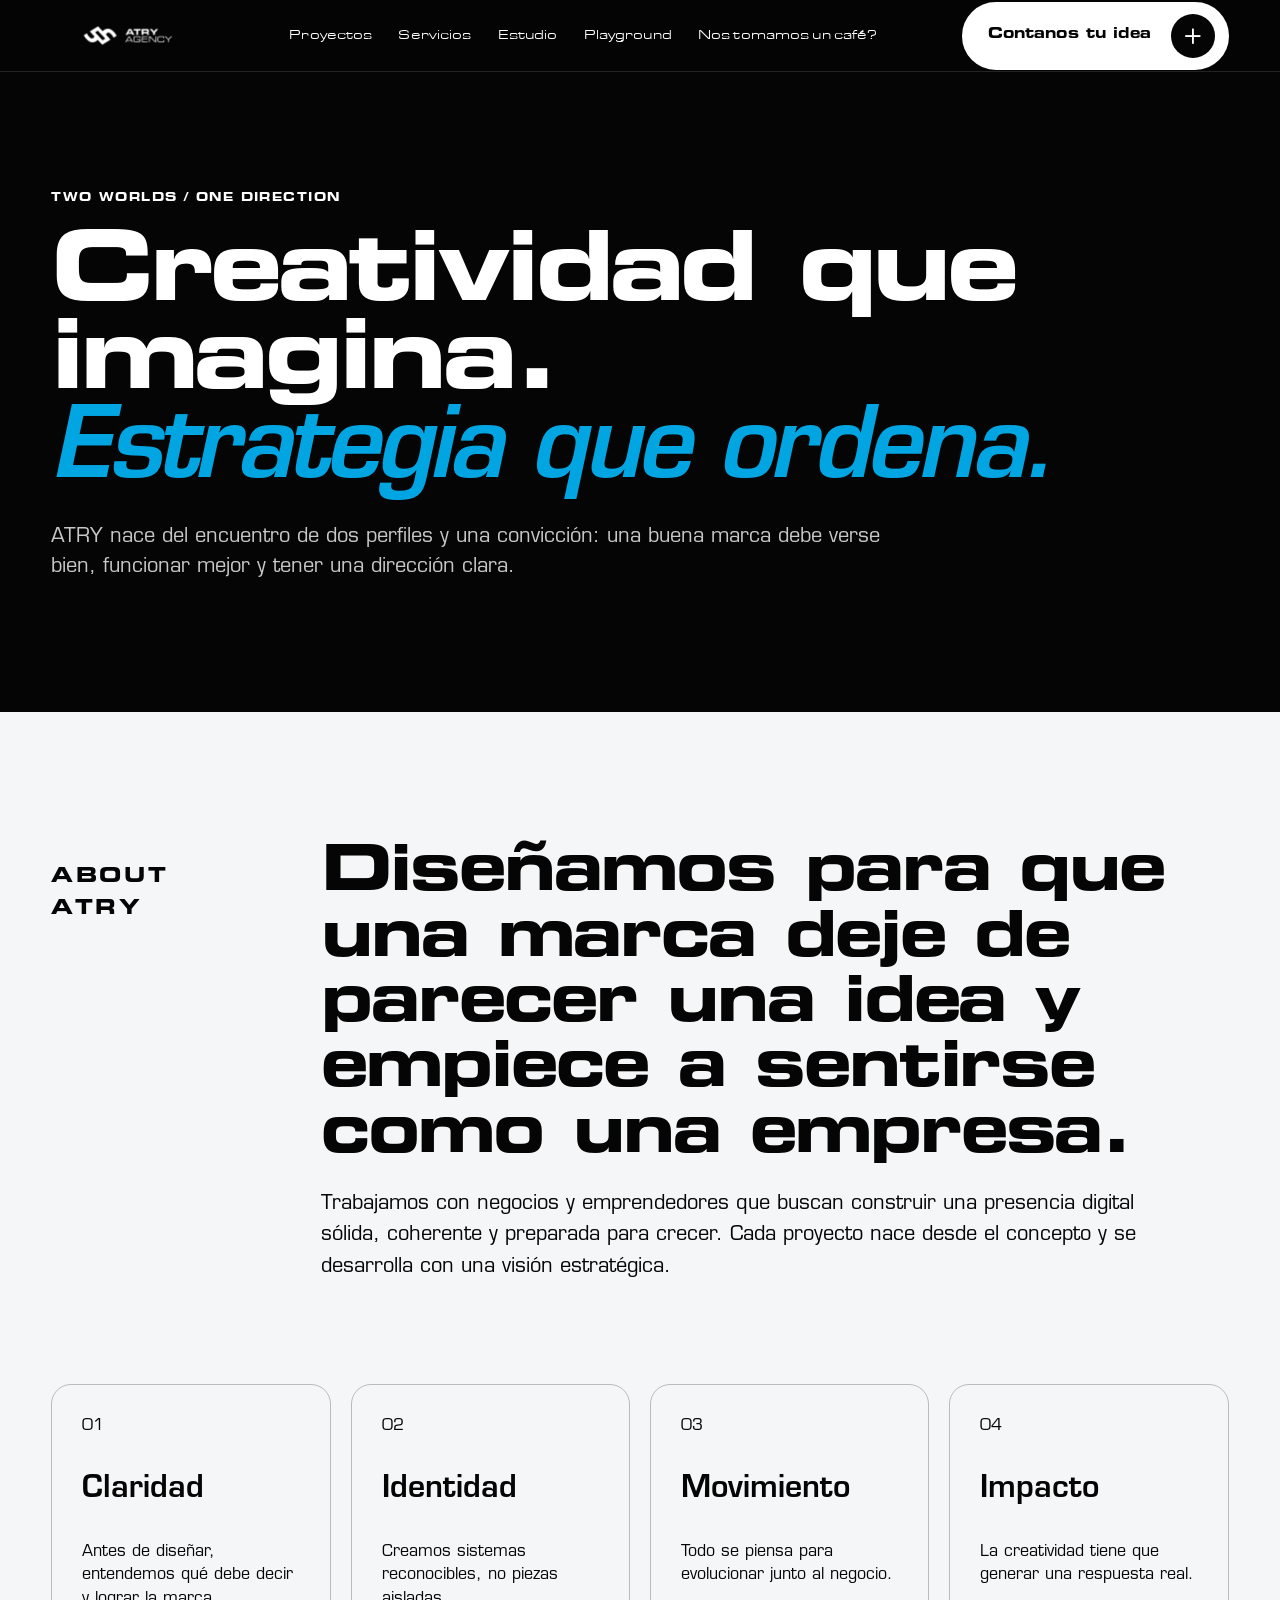
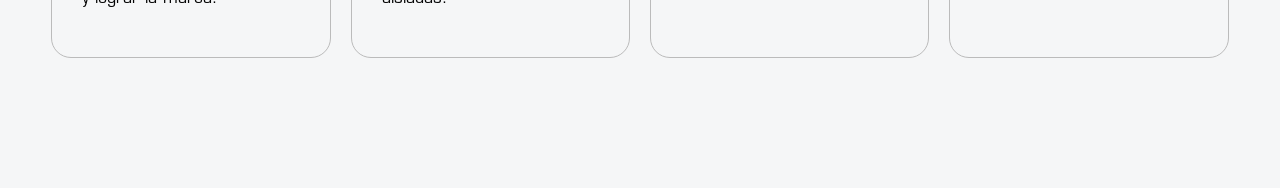
<file: estudio.html>
<!DOCTYPE html>
<html lang="es"><head><meta charset="utf-8"/><meta content="width=device-width,initial-scale=1" name="viewport"/><title>Estudio — ATRY Agency</title><link href="assets/FAVICON-DEGRADE.png" rel="icon"/> <link href="assets/icons/phosphor/regular/style.css" rel="stylesheet"/>
<link href="assets/icons/phosphor/bold/style.css" rel="stylesheet"/>
<link href="styles.css" rel="stylesheet"/><script defer="" src="script.js"></script><meta content="Conocé cómo trabaja ATRY: creatividad, estrategia y tecnología con comunicación clara y cercana." name="description"/><meta content="Estudio — ATRY Agency" property="og:title"/><meta content="Conocé cómo trabaja ATRY: creatividad, estrategia y tecnología con comunicación clara y cercana." property="og:description"/><meta content="website" property="og:type"/><meta content="https://atry.agency/estudio.html" property="og:url"/><meta content="assets/OG-ATRY.png" property="og:image"/><meta content="summary_large_image" name="twitter:card"/><meta content="Estudio — ATRY Agency" name="twitter:title"/><meta content="Conocé cómo trabaja ATRY: creatividad, estrategia y tecnología con comunicación clara y cercana." name="twitter:description"/><meta content="assets/OG-ATRY.png" name="twitter:image"/><link href="manifest.webmanifest" rel="manifest"/><link href="https://atry.agency/estudio.html" rel="canonical"/><script defer="True" src="assets/site-config.js"></script><script defer="True" src="assets/conversion.js"></script></head><body class="inner-page"><header class="site-header is-scrolled"><a class="brand" href="index.html"><img alt="ATRY Agency" src="assets/IMAGOTIPO-BLANCO.png"/></a><nav class="desktop-nav"><a href="proyectos.html">Proyectos</a><a href="servicios.html">Servicios</a><a href="estudio.html">Estudio</a><a href="playground.html">Playground</a><a href="cafe.html">Nos tomamos un café?</a></nav><a class="pill-button pill-button--light" href="index.html#contacto"><span>Contanos tu idea</span><b aria-hidden="true"><i class="ph-bold ph-plus"></i></b></a></header><main><section class="page-hero dark-section studio-hero"><div class="container"><p class="micro-label">TWO WORLDS / ONE DIRECTION</p><h1>Creatividad que imagina.<br/><em>Estrategia que ordena.</em></h1><p>ATRY nace del encuentro de dos perfiles y una convicción: una buena marca debe verse bien, funcionar mejor y tener una dirección clara.</p></div></section><section class="studio-story light-section"><div class="container story-grid"><p class="section-index">ABOUT ATRY</p><div><h2>Diseñamos para que una marca deje de parecer una idea y empiece a sentirse como una empresa.</h2><p>Trabajamos con negocios y emprendedores que buscan construir una presencia digital sólida, coherente y preparada para crecer. Cada proyecto nace desde el concepto y se desarrolla con una visión estratégica.</p></div></div><div class="container principles"><article><span>01</span><h3>Claridad</h3><p>Antes de diseñar, entendemos qué debe decir y lograr la marca.</p></article><article><span>02</span><h3>Identidad</h3><p>Creamos sistemas reconocibles, no piezas aisladas.</p></article><article><span>03</span><h3>Movimiento</h3><p>Todo se piensa para evolucionar junto al negocio.</p></article><article><span>04</span><h3>Impacto</h3><p>La creatividad tiene que generar una respuesta real.</p></article></div></section></main></body></html>
</file>
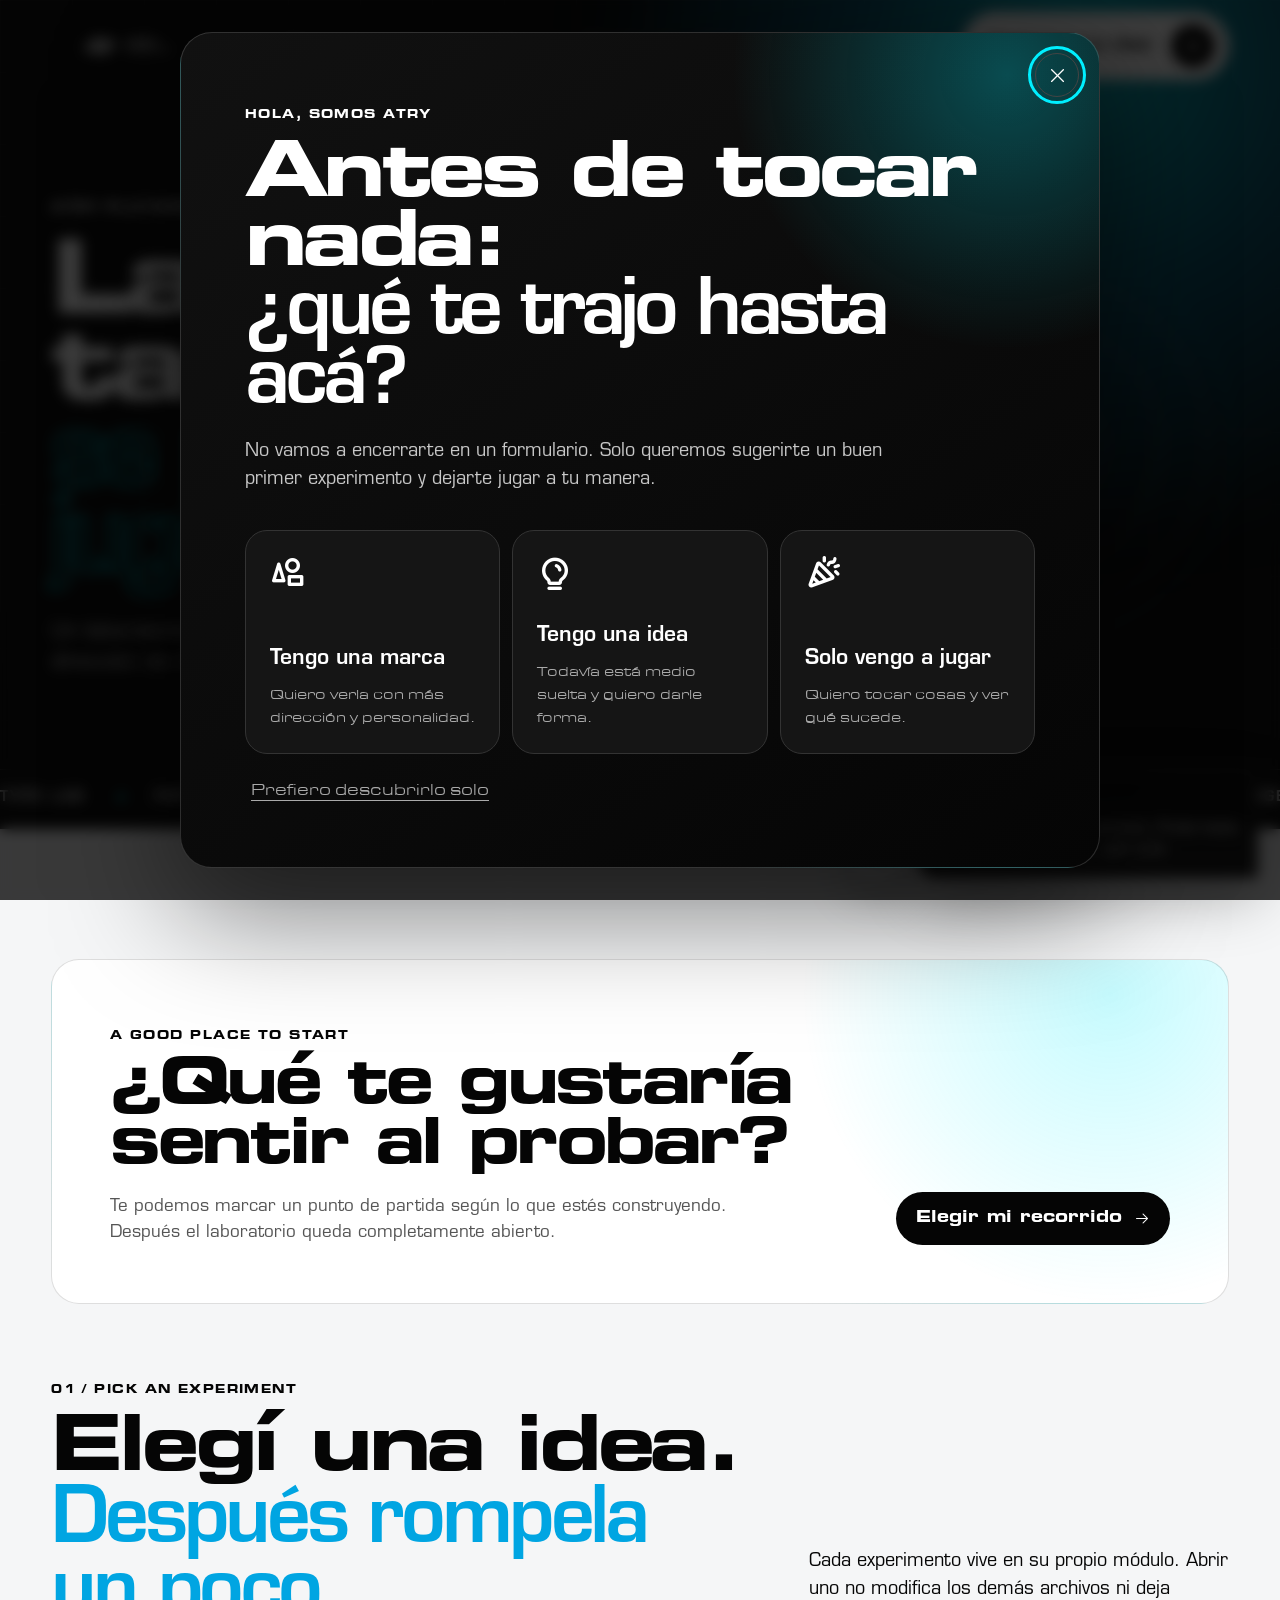
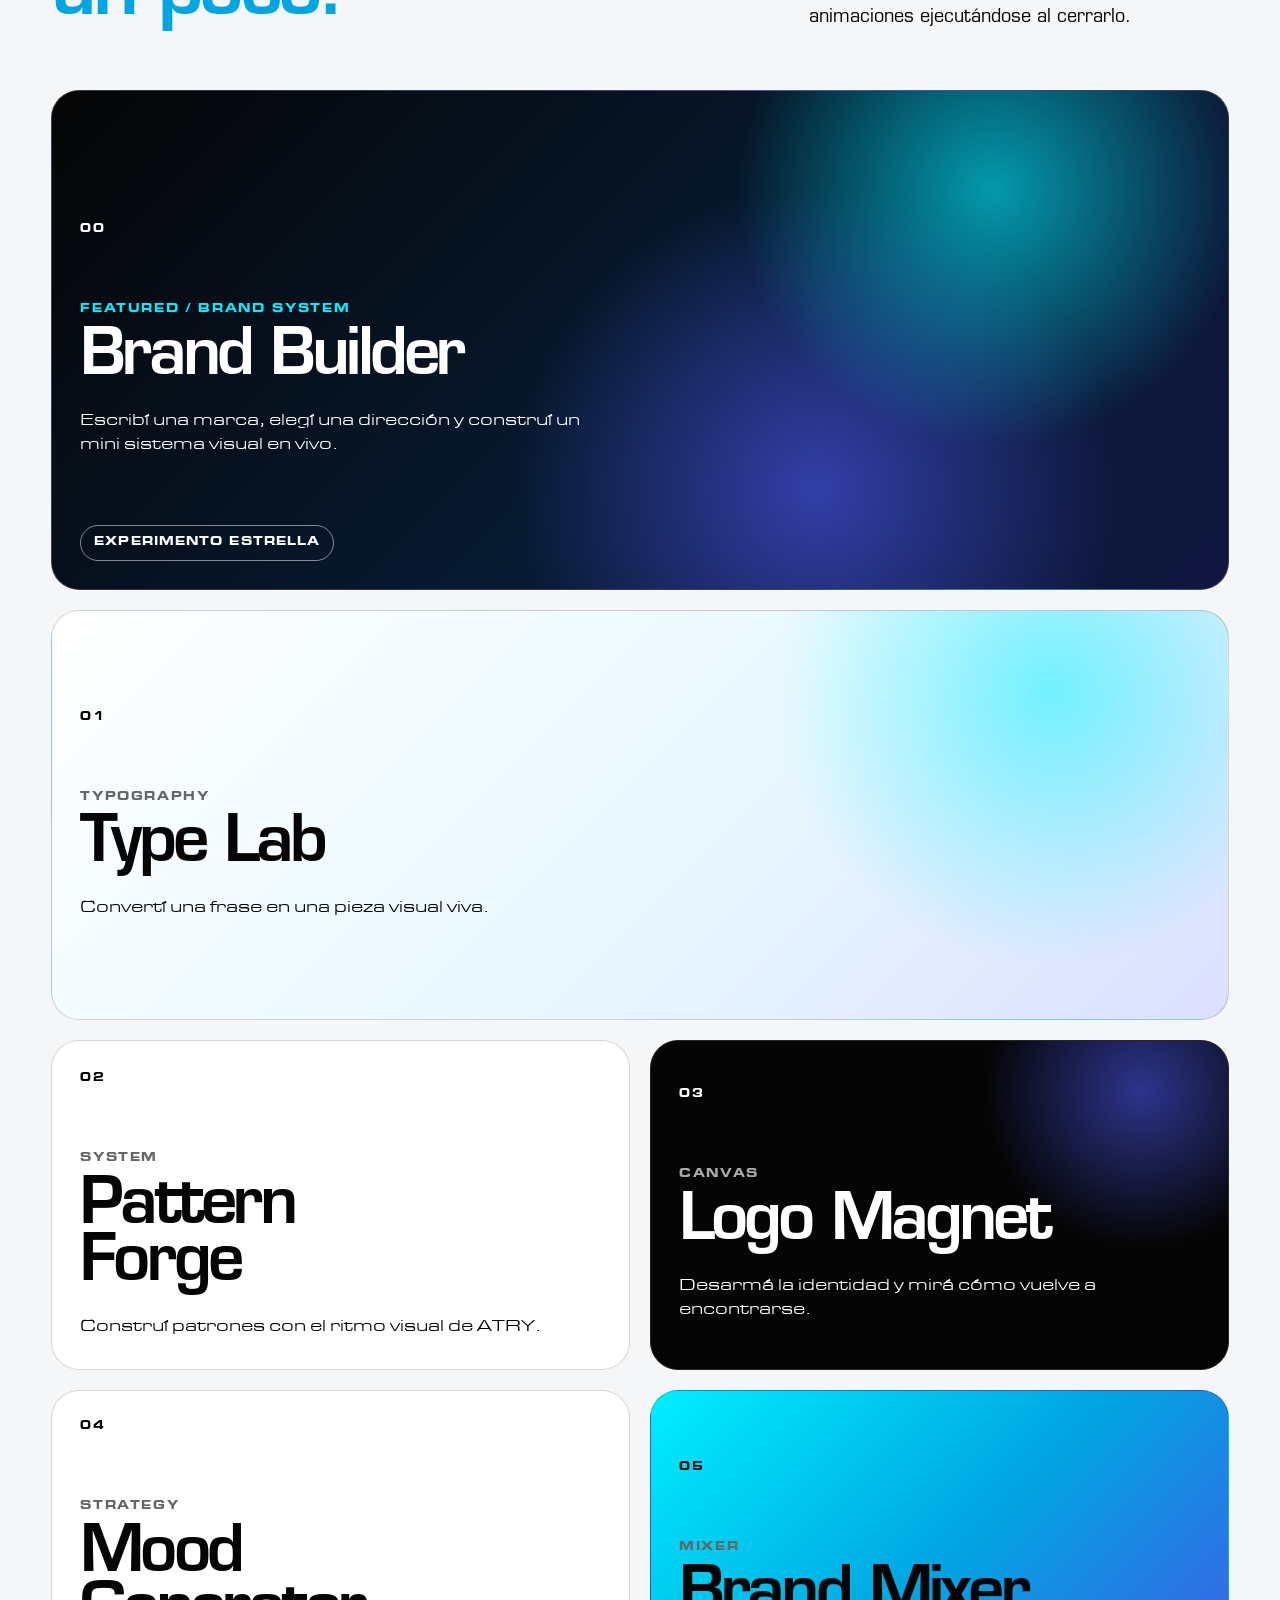
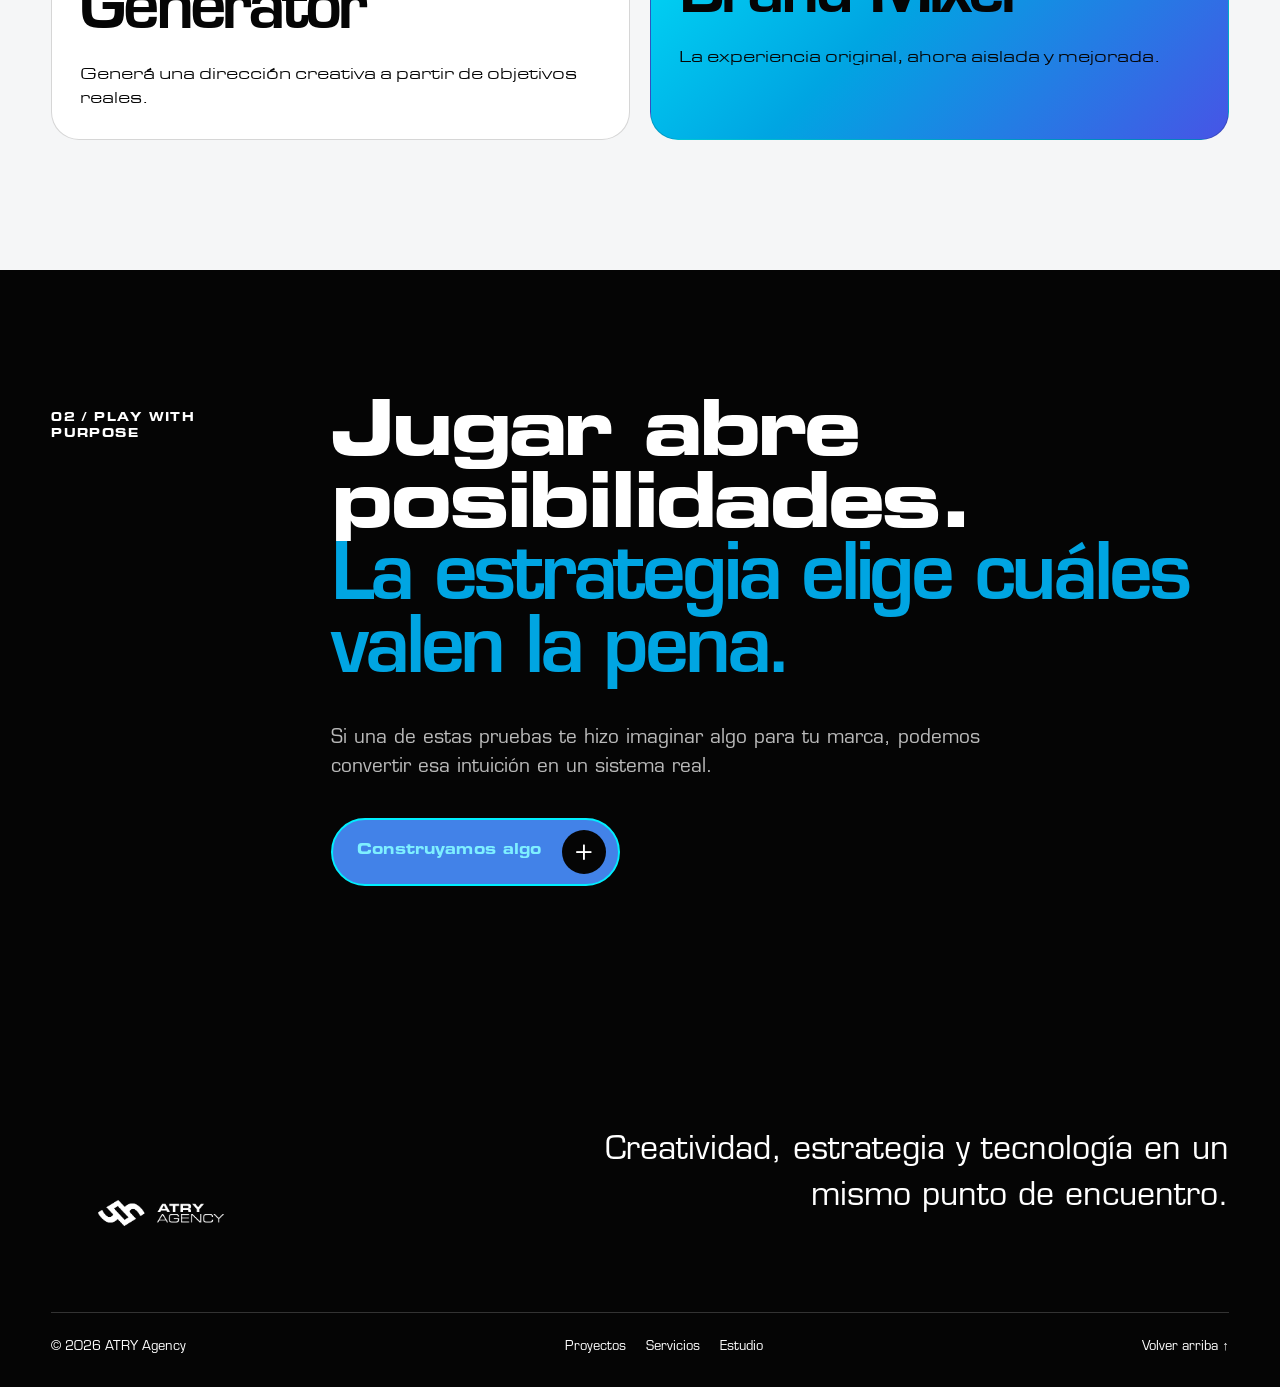
<file: playground.html>
<!DOCTYPE html>

<html lang="es">
<head>
<meta charset="utf-8"/>
<meta content="width=device-width, initial-scale=1" name="viewport"/>
<meta content="Un laboratorio interactivo para explorar tipografía, patrones, movimiento y dirección de marca." name="description"/>
<meta content="#050505" name="theme-color"/>
<title>Playground — ATRY Agency</title>
<link href="assets/FAVICON-DEGRADE.png" rel="icon"/>
<link href="styles.css" rel="stylesheet"/>
<link href="assets/icons/phosphor/regular/style.css" rel="stylesheet"/>
<link href="assets/icons/phosphor/bold/style.css" rel="stylesheet"/>
<link href="assets/playground/playground.css" rel="stylesheet"/>
<!-- El script general sigue intacto. -->
<script defer="" src="script.js"></script>
<!-- El Playground usa su propio controlador modular. -->
<script src="assets/playground/playground.js" type="module"></script>
<script src="assets/playground/human-experience.js" type="module"></script>
<meta content="Playground — ATRY Agency" property="og:title"/><meta content="Un laboratorio interactivo para explorar tipografía, patrones, movimiento y dirección de marca." property="og:description"/><meta content="website" property="og:type"/><meta content="https://atry.agency/playground.html" property="og:url"/><meta content="assets/OG-ATRY.png" property="og:image"/><meta content="summary_large_image" name="twitter:card"/><meta content="Playground — ATRY Agency" name="twitter:title"/><meta content="Un laboratorio interactivo para explorar tipografía, patrones, movimiento y dirección de marca." name="twitter:description"/><meta content="assets/OG-ATRY.png" name="twitter:image"/><link href="manifest.webmanifest" rel="manifest"/><link href="https://atry.agency/playground.html" rel="canonical"/><script defer="True" src="assets/site-config.js"></script><script defer="True" src="assets/conversion.js"></script></head>
<body class="inner-page playground-page">
<a class="skip-link" href="#contenido">Saltar al contenido</a>
<div aria-hidden="true" class="scroll-progress">
<span></span>
</div>
<!-- =====================================================
       HEADER GENERAL
       ===================================================== -->
<header class="site-header is-scrolled" data-header="">
<a aria-label="ATRY Agency, inicio" class="brand" href="index.html">
<img alt="ATRY Agency" src="assets/IMAGOTIPO-BLANCO.png"/>
</a>
<nav aria-label="Navegación principal" class="desktop-nav">
<a href="proyectos.html">Proyectos</a>
<a href="servicios.html">Servicios</a>
<a href="estudio.html">Estudio</a>
<a aria-current="page" href="playground.html">Playground</a>
<a href="cafe.html">Nos tomamos un café?</a></nav>
<a class="pill-button pill-button--light" href="index.html#contacto">
<span>Contanos tu idea</span>
<b aria-hidden="true"><i class="ph-bold ph-plus"></i></b>
</a>
<button aria-controls="mobile-menu" aria-expanded="false" aria-label="Abrir menú" class="menu-toggle" type="button">
<span></span>
<span></span>
</button>
</header>
<nav aria-hidden="true" aria-label="Navegación móvil" class="mobile-menu" id="mobile-menu">
<a href="proyectos.html">Proyectos</a>
<a href="servicios.html">Servicios</a>
<a href="estudio.html">Estudio</a>
<a href="playground.html">Playground</a>
<a href="cafe.html">Nos tomamos un café?</a><a href="index.html#contacto">Contacto</a>
</nav>
<main class="pg-app" id="contenido">
<!-- =====================================================
         PORTADA
         ===================================================== -->
<section class="pg-hero dark-section">
<div aria-hidden="true" class="pg-hero__grid"></div>
<div aria-hidden="true" class="pg-hero__glow"></div>
<div class="container pg-hero__layout">
<div>
<p class="micro-label">ATRY PLAYGROUND / CREATIVE LAB</p>
<h1>
            Las ideas también<br/>
<em>se prueban jugando.</em>
</h1>
<p class="pg-hero__lead">
            Un laboratorio abierto para mezclar tipografía, patrones,
            movimiento y dirección de marca en tiempo real.
          </p>
</div>
<div aria-hidden="true" class="pg-hero__symbol">
<span></span>
<img alt="" src="assets/LOGOTIPO-BLANCO.png"/>
</div>
</div>
<div aria-hidden="true" class="pg-hero__marquee">
<div>
<span>TYPE LAB</span><i>✦</i>
<span>PATTERN FORGE</span><i>✦</i>
<span>LOGO MAGNET</span><i>✦</i>
<span>MOOD GENERATOR</span><i>✦</i>
<span>BRAND MIXER</span><i>✦</i>
<span>TYPE LAB</span><i>✦</i>
<span>PATTERN FORGE</span><i>✦</i>
</div>
</div>
</section>
<!-- =====================================================
         SELECTOR DE EXPERIMENTOS
         ===================================================== -->
<section class="pg-catalog light-section" id="experimentos">
<div class="container">
<aside class="pg-personal-entry">
<div>
<p class="section-index">A GOOD PLACE TO START</p>
<h2 id="pg-personal-title">¿Qué te gustaría sentir al probar?</h2>
<p id="pg-personal-description">
              Te podemos marcar un punto de partida según lo que estés
              construyendo. Después el laboratorio queda completamente abierto.
            </p>
</div>
<button id="pg-open-human-welcome" type="button">
            Elegir mi recorrido
            <i aria-hidden="true" class="ph ph-arrow-right"></i>
</button>
</aside>
<div class="pg-section-head">
<div>
<p class="section-index">01 / PICK AN EXPERIMENT</p>
<h2>
              Elegí una idea.<br/>
<em>Después rompela un poco.</em>
</h2>
</div>
<p>
            Cada experimento vive en su propio módulo. Abrir uno no modifica
            los demás archivos ni deja animaciones ejecutándose al cerrarlo.
          </p>
</div>
<div class="pg-experiment-grid">
<button class="pg-experiment-card pg-experiment-card--hero" data-experiment="brand-builder" type="button">
<span class="pg-experiment-card__number">00</span>
<span class="pg-experiment-card__tag">FEATURED / BRAND SYSTEM</span>
<strong>Brand Builder</strong>
<small>Escribí una marca, elegí una dirección y construí un mini sistema visual en vivo.</small>
<span class="pg-experiment-card__badge">Experimento estrella</span>
<i aria-hidden="true" class="ph-bold ph-shapes"></i>
</button>
<button class="pg-experiment-card pg-experiment-card--wide" data-experiment="type-lab" type="button">
<span class="pg-experiment-card__number">01</span>
<span class="pg-experiment-card__tag">TYPOGRAPHY</span>
<strong>Type Lab</strong>
<small>Convertí una frase en una pieza visual viva.</small>
<i aria-hidden="true" class="ph-bold ph-text-aa"></i>
</button>
<button class="pg-experiment-card" data-experiment="pattern-forge" type="button">
<span class="pg-experiment-card__number">02</span>
<span class="pg-experiment-card__tag">SYSTEM</span>
<strong>Pattern Forge</strong>
<small>Construí patrones con el ritmo visual de ATRY.</small>
<i aria-hidden="true" class="ph-bold ph-grid-four"></i>
</button>
<button class="pg-experiment-card pg-experiment-card--dark" data-experiment="logo-magnet" type="button">
<span class="pg-experiment-card__number">03</span>
<span class="pg-experiment-card__tag">CANVAS</span>
<strong>Logo Magnet</strong>
<small>Desarmá la identidad y mirá cómo vuelve a encontrarse.</small>
<i aria-hidden="true" class="ph-bold ph-particles"></i>
</button>
<button class="pg-experiment-card" data-experiment="mood-generator" type="button">
<span class="pg-experiment-card__number">04</span>
<span class="pg-experiment-card__tag">STRATEGY</span>
<strong>Mood Generator</strong>
<small>Generá una dirección creativa a partir de objetivos reales.</small>
<i aria-hidden="true" class="ph-bold ph-compass"></i>
</button>
<button class="pg-experiment-card pg-experiment-card--gradient" data-experiment="brand-mixer" type="button">
<span class="pg-experiment-card__number">05</span>
<span class="pg-experiment-card__tag">MIXER</span>
<strong>Brand Mixer</strong>
<small>La experiencia original, ahora aislada y mejorada.</small>
<i aria-hidden="true" class="ph-bold ph-sliders-horizontal"></i>
</button>
</div>
</div>
</section>
<!-- =====================================================
         ESCENARIO MODULAR
         ===================================================== -->
<section aria-labelledby="pg-stage-title" class="pg-stage-shell" hidden="" id="laboratorio">
<div class="pg-stage-toolbar">
<button class="pg-back-button" id="pg-close-experiment" type="button">
<i aria-hidden="true" class="ph ph-arrow-left"></i>
          Volver al laboratorio
        </button>
<div class="pg-stage-center">
<p id="pg-stage-kicker">ATRY EXPERIMENT</p>
<nav aria-label="Cambiar experimento" class="pg-module-nav" id="pg-module-nav"></nav>
</div>
<button class="pg-fullscreen-button" id="pg-toggle-fullscreen" type="button">
<i aria-hidden="true" class="ph ph-arrows-out"></i>
<span>Pantalla completa</span>
</button>
</div>
<div class="pg-stage" id="pg-experiment-stage" tabindex="-1">
<div class="pg-stage-loading" id="pg-stage-loading">
<span></span>
<p>Cargando experimento…</p>
</div>
</div>
<div class="pg-stage-error" hidden="" id="pg-stage-error" role="alert">
<strong>Este experimento no pudo abrirse.</strong>
<p>El resto del sitio sigue funcionando normalmente.</p>
</div>
</section>
<!-- =====================================================
         CIERRE COMERCIAL
         ===================================================== -->
<section class="pg-outro dark-section">
<div class="container pg-outro__layout">
<p class="section-index">02 / PLAY WITH PURPOSE</p>
<div>
<h2>
            Jugar abre posibilidades.<br/>
<em>La estrategia elige cuáles valen la pena.</em>
</h2>
<p>
            Si una de estas pruebas te hizo imaginar algo para tu marca,
            podemos convertir esa intuición en un sistema real.
          </p>
<a class="pill-button pill-button--accent" href="index.html#contacto">
<span>Construyamos algo</span>
<b aria-hidden="true"><i class="ph-bold ph-plus"></i></b>
</a>
</div>
</div>
</section>
</main>
<!-- Bienvenida humana: se muestra solo en la primera visita. -->
<section aria-labelledby="pg-human-welcome-title" aria-modal="true" class="pg-human-welcome" id="pg-human-welcome" role="dialog">
<div class="pg-human-welcome__backdrop" data-close-human-welcome=""></div>
<div class="pg-human-welcome__panel">
<button aria-label="Cerrar bienvenida" class="pg-human-welcome__close" data-close-human-welcome="" type="button">
<i aria-hidden="true" class="ph ph-x"></i>
</button>
<p class="section-index">HOLA, SOMOS ATRY</p>
<h2 id="pg-human-welcome-title">
        Antes de tocar nada:<br/>
<em>¿qué te trajo hasta acá?</em>
</h2>
<p>
        No vamos a encerrarte en un formulario. Solo queremos sugerirte
        un buen primer experimento y dejarte jugar a tu manera.
      </p>
<div class="pg-human-intents">
<button data-human-intent="brand" type="button">
<i aria-hidden="true" class="ph-bold ph-shapes"></i>
<span>
<strong>Tengo una marca</strong>
<small>Quiero verla con más dirección y personalidad.</small>
</span>
</button>
<button data-human-intent="idea" type="button">
<i aria-hidden="true" class="ph-bold ph-lightbulb"></i>
<span>
<strong>Tengo una idea</strong>
<small>Todavía está medio suelta y quiero darle forma.</small>
</span>
</button>
<button data-human-intent="play" type="button">
<i aria-hidden="true" class="ph-bold ph-confetti"></i>
<span>
<strong>Solo vengo a jugar</strong>
<small>Quiero tocar cosas y ver qué sucede.</small>
</span>
</button>
</div>
<button class="pg-human-welcome__skip" data-close-human-welcome="" type="button">
        Prefiero descubrirlo solo
      </button>
</div>
</section>
<!-- Guía contextual. No es un chatbot: acompaña sin interrumpir. -->
<aside class="pg-human-guide" id="pg-human-guide">
<button aria-label="Abrir guía creativa" class="pg-human-guide__toggle" id="pg-human-guide-toggle" type="button">
<span aria-hidden="true" class="pg-human-guide__pulse"></span>
<i aria-hidden="true" class="ph-bold ph-hand-waving"></i>
</button>
<div class="pg-human-guide__bubble">
<small>UNA IDEA DE ATRY</small>
<p id="pg-human-guide-text">
        No hay una respuesta correcta. Probá hasta que algo te haga sentir:
        «por acá».
      </p>
</div>
</aside>
<div aria-live="polite" class="pg-toast" hidden="" id="pg-toast" role="status"></div>
<footer class="site-footer dark-section">
<div class="container footer-top">
<img alt="ATRY Agency" src="assets/IMAGOTIPO-BLANCO.png"/>
<p>
        Creatividad, estrategia y tecnología en un mismo punto de encuentro.
      </p>
</div>
<div class="container footer-bottom">
<span>© <span id="year"></span> ATRY Agency</span>
<nav aria-label="Navegación del pie">
<a href="proyectos.html">Proyectos</a>
<a href="servicios.html">Servicios</a>
<a href="estudio.html">Estudio</a>
</nav>
<a href="#contenido">Volver arriba ↑</a>
</div>
</footer>
</body>
</html>
</file>
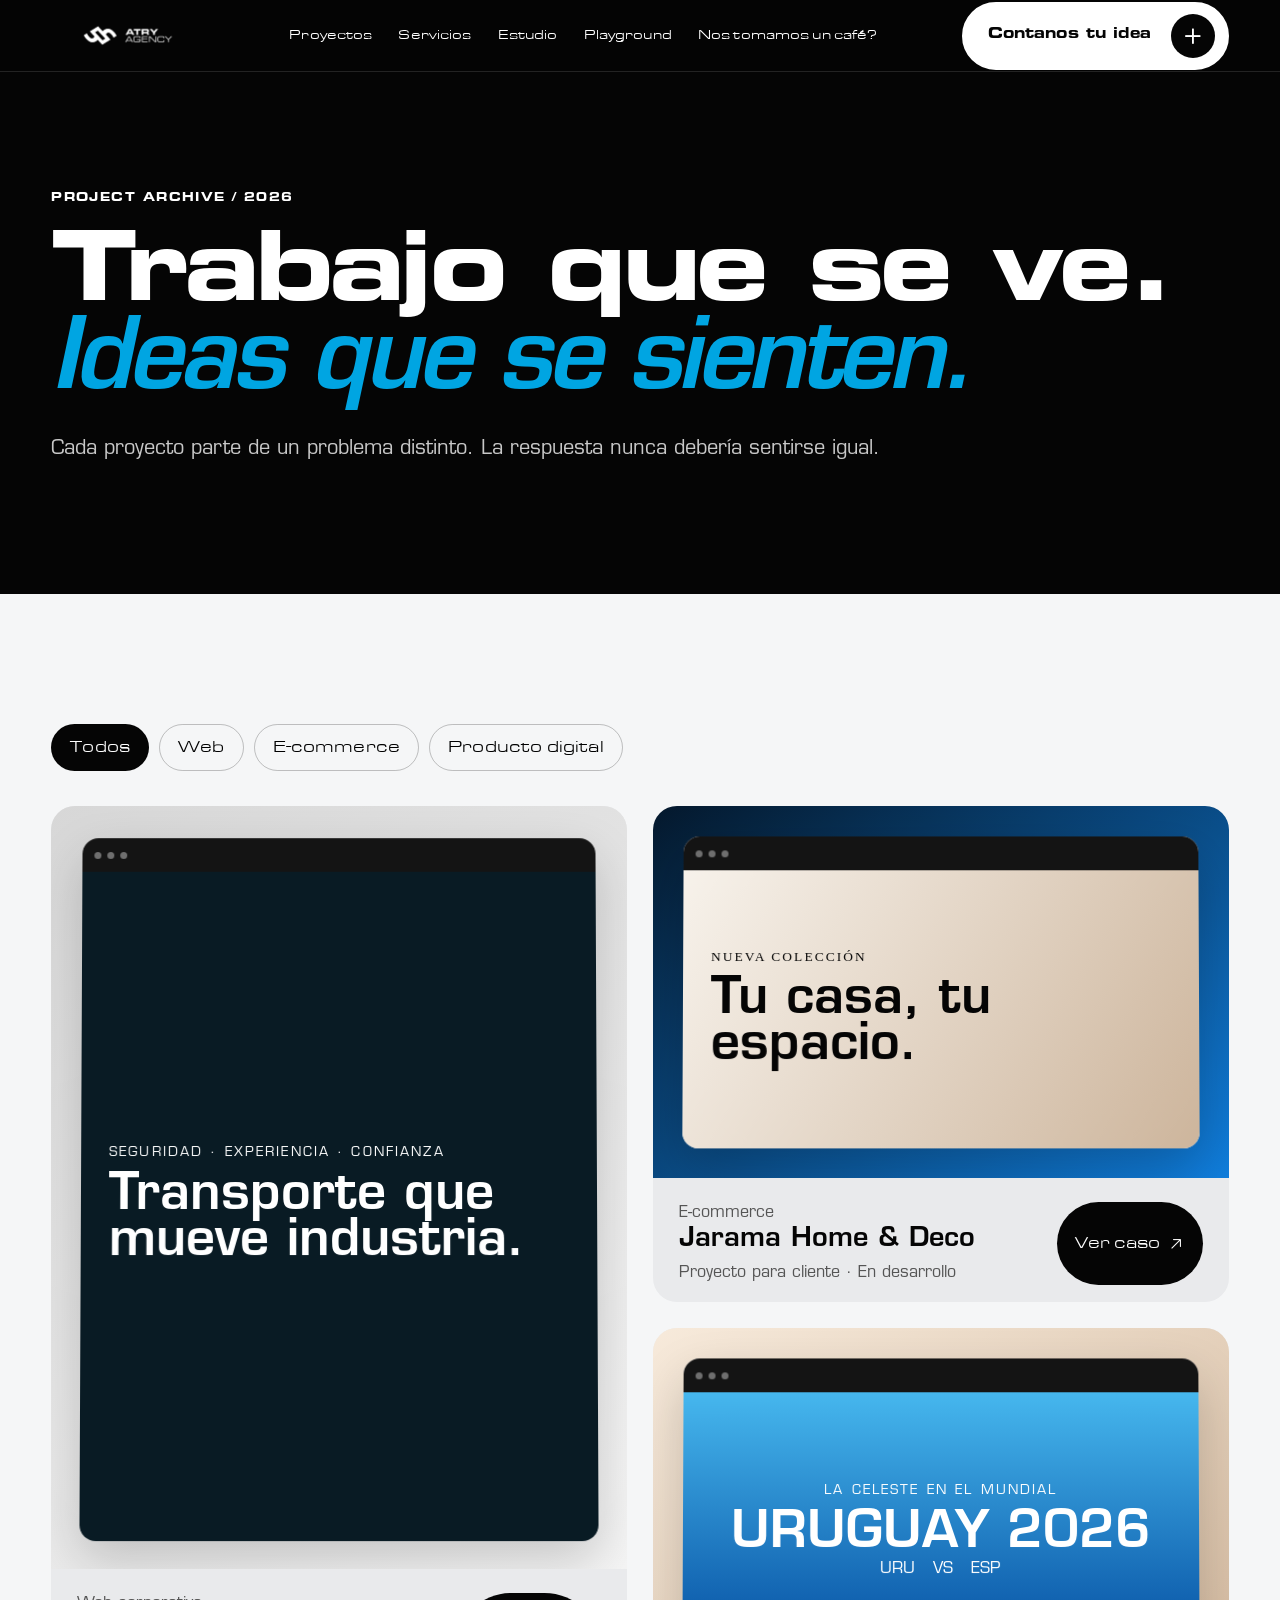
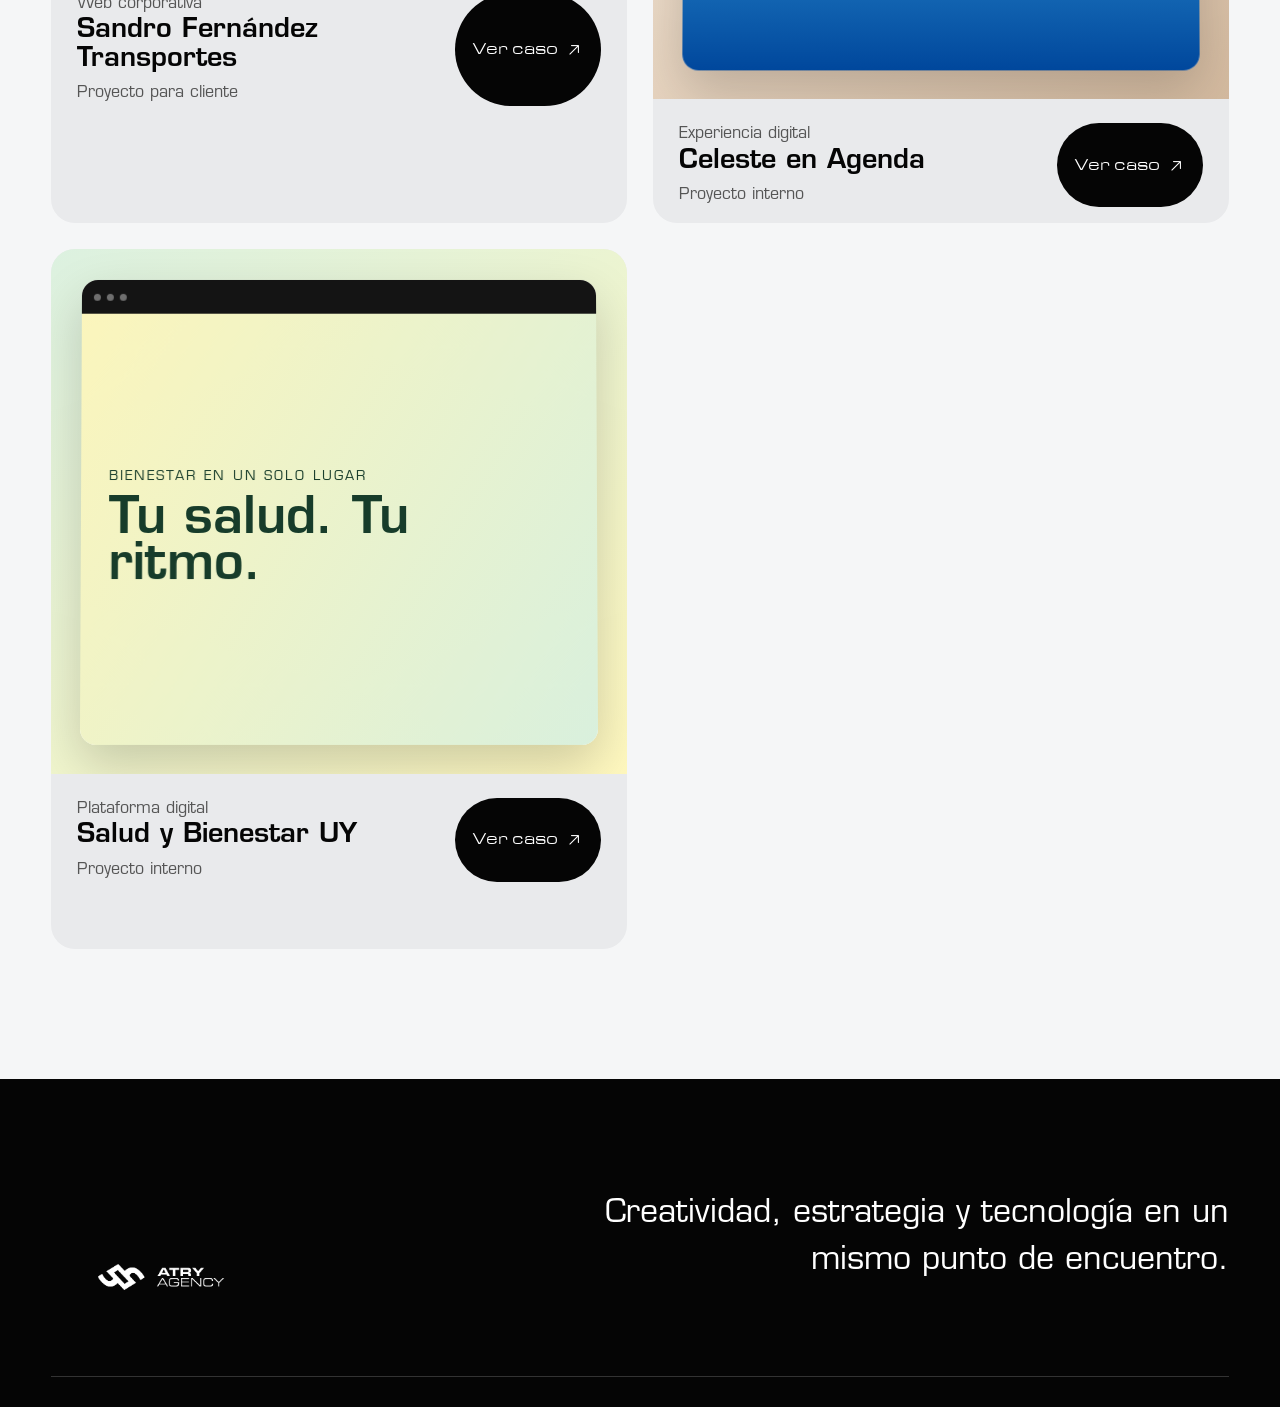
<file: proyectos.html>
<!DOCTYPE html>
<html lang="es"><head><meta charset="utf-8"/><meta content="width=device-width,initial-scale=1" name="viewport"/><title>Proyectos — ATRY Agency</title><link href="assets/FAVICON-DEGRADE.png" rel="icon"/> <link href="assets/icons/phosphor/regular/style.css" rel="stylesheet"/>
<link href="assets/icons/phosphor/bold/style.css" rel="stylesheet"/>
<link href="styles.css" rel="stylesheet"/><script defer="" src="script.js"></script><meta content="Casos de branding, diseño web, e-commerce y productos digitales desarrollados por ATRY." name="description"/><meta content="Proyectos — ATRY Agency" property="og:title"/><meta content="Casos de branding, diseño web, e-commerce y productos digitales desarrollados por ATRY." property="og:description"/><meta content="website" property="og:type"/><meta content="https://atry.agency/proyectos.html" property="og:url"/><meta content="assets/OG-ATRY.png" property="og:image"/><meta content="summary_large_image" name="twitter:card"/><meta content="Proyectos — ATRY Agency" name="twitter:title"/><meta content="Casos de branding, diseño web, e-commerce y productos digitales desarrollados por ATRY." name="twitter:description"/><meta content="assets/OG-ATRY.png" name="twitter:image"/><link href="manifest.webmanifest" rel="manifest"/><link href="https://atry.agency/proyectos.html" rel="canonical"/><script defer="True" src="assets/site-config.js"></script><script defer="True" src="assets/conversion.js"></script></head><body class="inner-page"><header class="site-header is-scrolled"><a class="brand" href="index.html"><img alt="ATRY Agency" src="assets/IMAGOTIPO-BLANCO.png"/></a><nav class="desktop-nav"><a href="proyectos.html">Proyectos</a><a href="servicios.html">Servicios</a><a href="estudio.html">Estudio</a><a href="playground.html">Playground</a><a href="cafe.html">Nos tomamos un café?</a></nav><a class="pill-button pill-button--light" href="index.html#contacto"><span>Contanos tu idea</span><b aria-hidden="true"><i class="ph-bold ph-plus"></i></b></a></header><main><section class="page-hero dark-section"><div class="container"><p class="micro-label">PROJECT ARCHIVE / 2026</p><h1>Trabajo que se ve.<br/><em>Ideas que se sienten.</em></h1><p>Cada proyecto parte de un problema distinto. La respuesta nunca debería sentirse igual.</p></div></section><section class="archive light-section"><div class="container"><div class="project-filters" role="tablist"><button class="active" data-filter="all">Todos</button><button data-filter="web">Web</button><button data-filter="ecommerce">E-commerce</button><button data-filter="product">Producto digital</button></div><div class="project-grid archive-grid" id="project-grid"></div></div></section></main><footer class="site-footer dark-section"><div class="container footer-top"><img alt="ATRY Agency" src="assets/IMAGOTIPO-BLANCO.png"/><p>Creatividad, estrategia y tecnología en un mismo punto de encuentro.</p></div></footer><div aria-hidden="true" aria-labelledby="modal-title" aria-modal="true" class="project-modal" id="project-modal" role="dialog"><div class="modal-backdrop" data-close-modal=""></div><div class="modal-panel"><button class="modal-close" data-close-modal="" type="button"><span>Cerrar</span><i aria-hidden="true" class="ph ph-x"></i></button><div id="modal-content"></div></div></div></body></html>
</file>
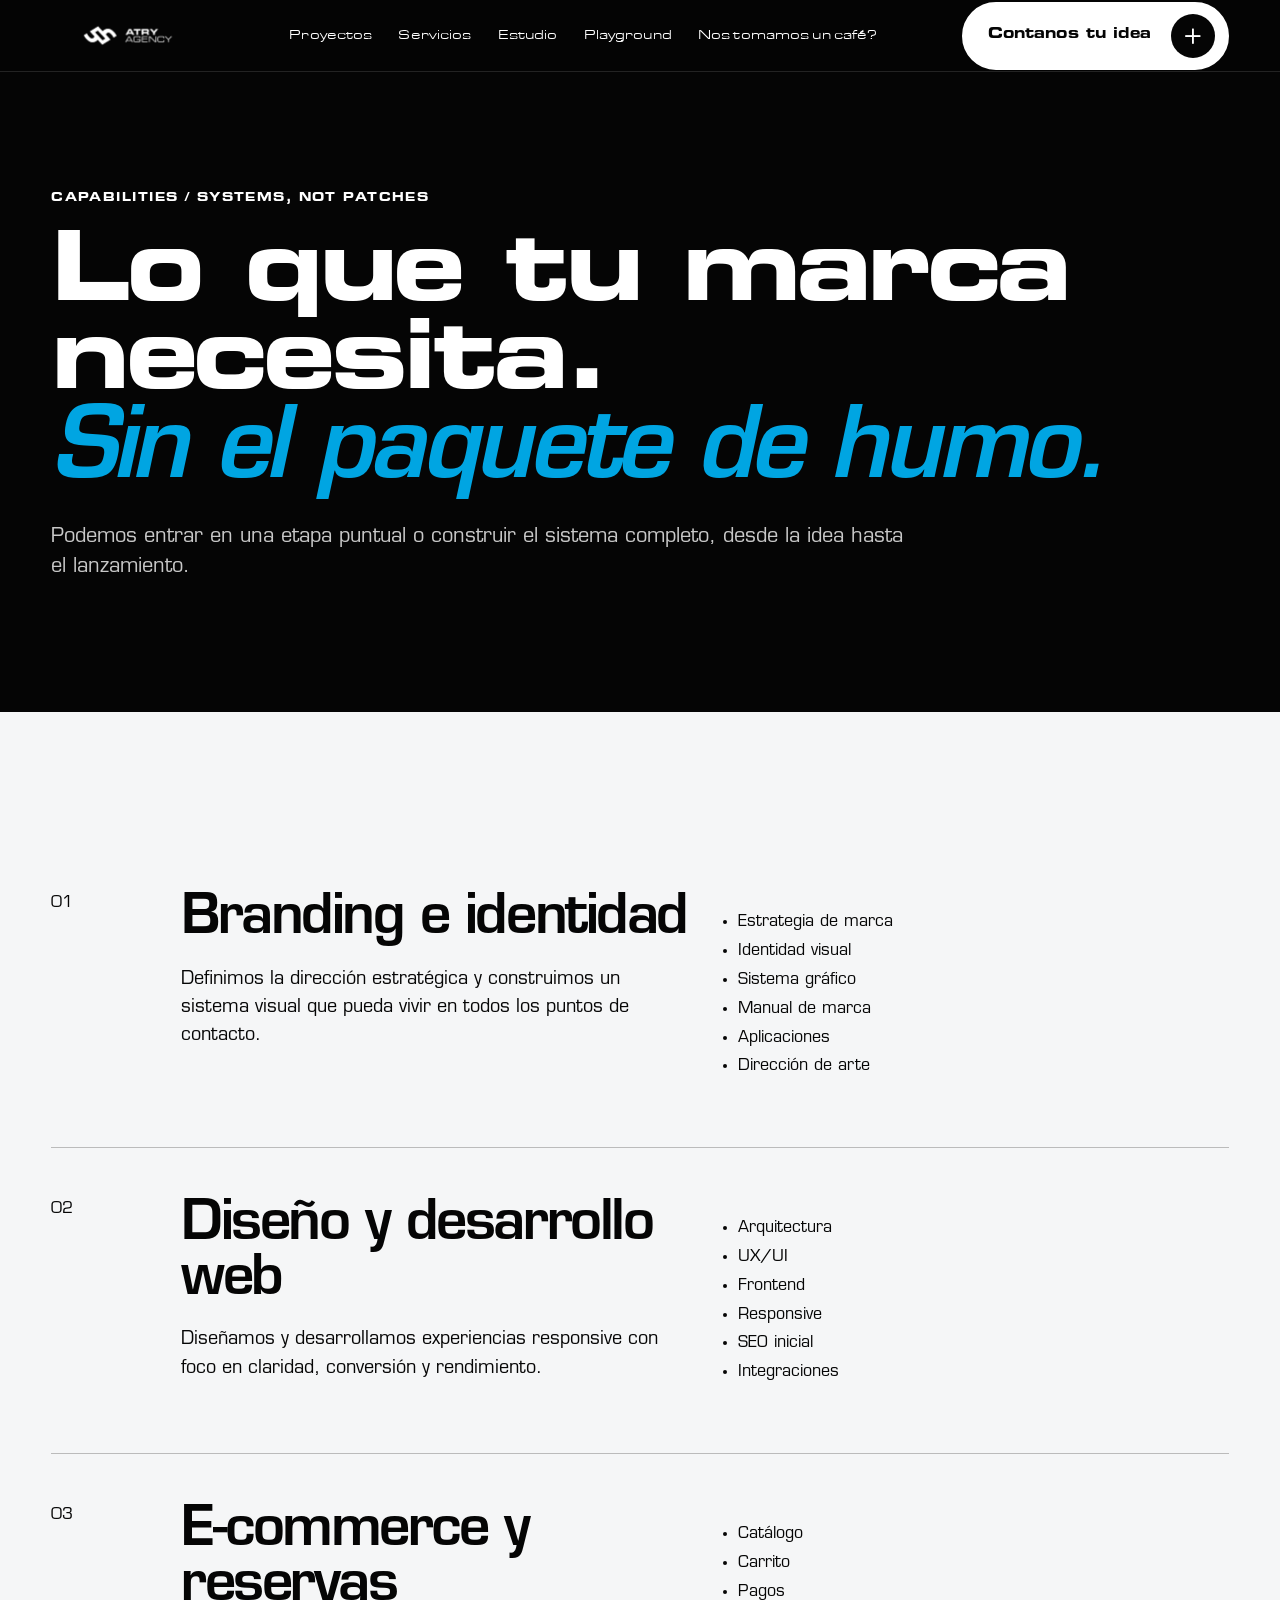
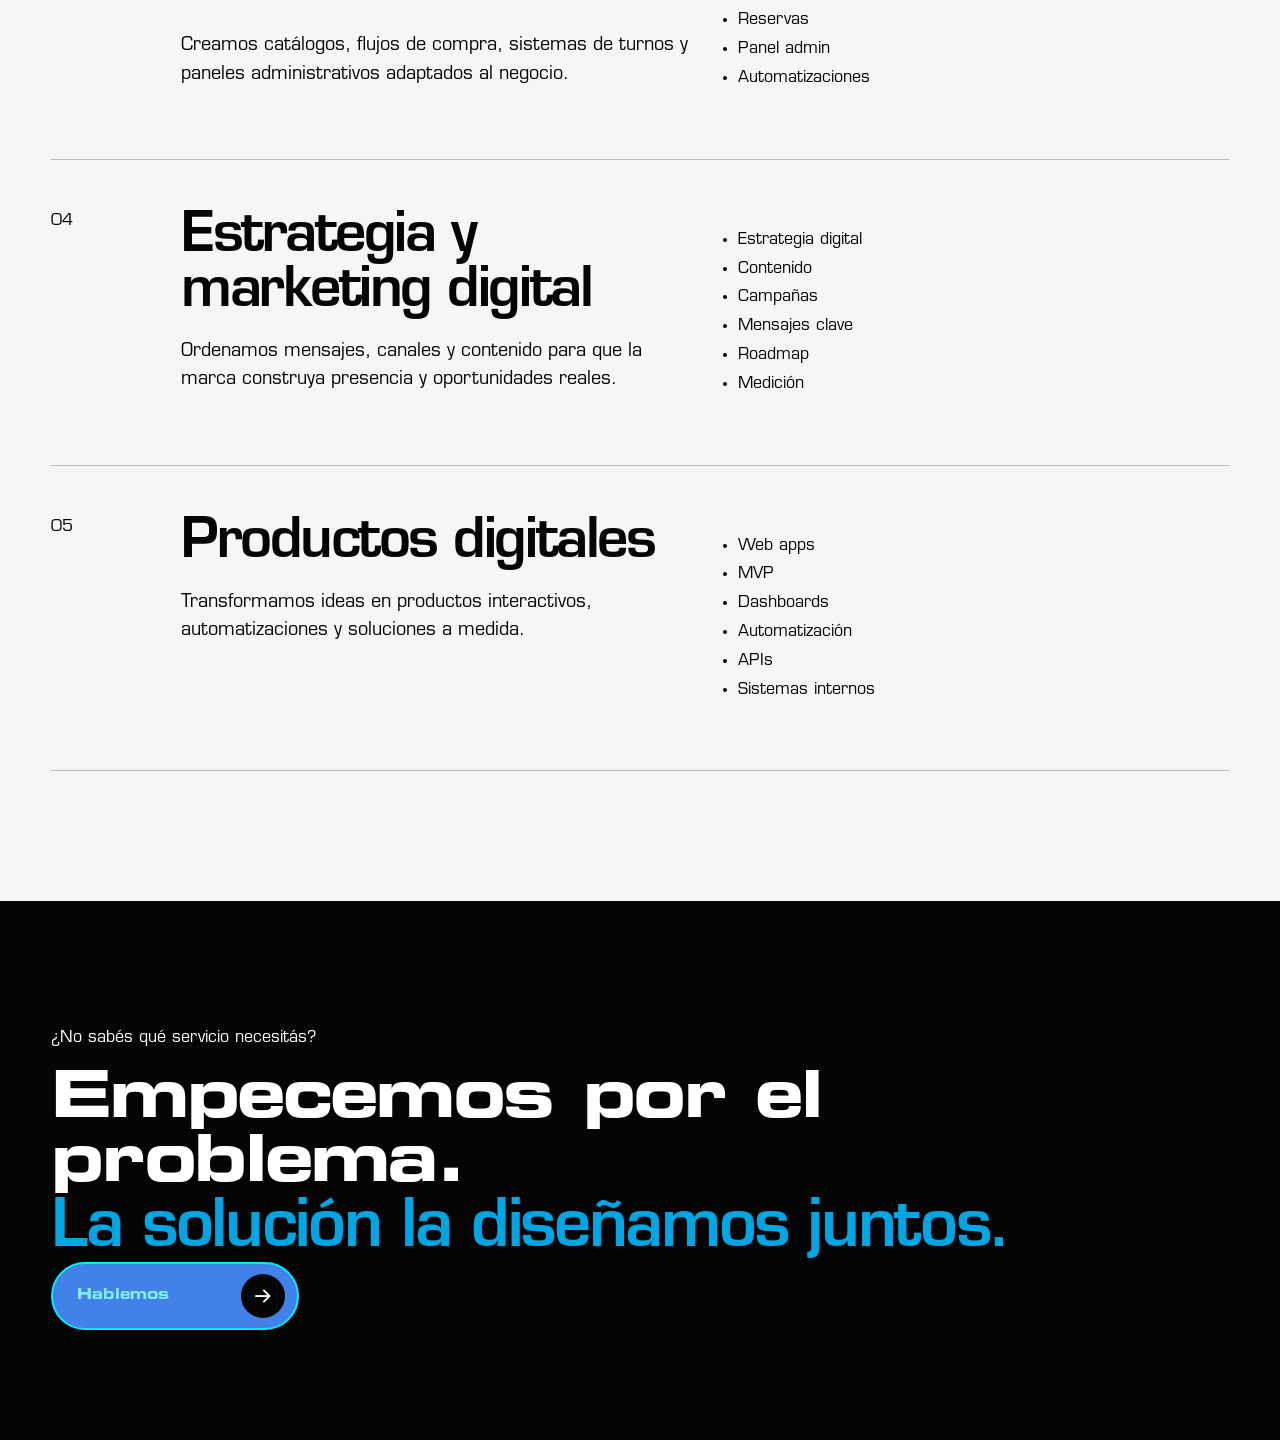
<file: servicios.html>
<!DOCTYPE html>
<html lang="es"><head><meta charset="utf-8"/><meta content="width=device-width,initial-scale=1" name="viewport"/><title>Servicios — ATRY Agency</title><link href="assets/FAVICON-DEGRADE.png" rel="icon"/> <link href="assets/icons/phosphor/regular/style.css" rel="stylesheet"/>
<link href="assets/icons/phosphor/bold/style.css" rel="stylesheet"/>
<link href="styles.css" rel="stylesheet"/><script defer="" src="script.js"></script><meta content="Branding, diseño y desarrollo web, e-commerce, reservas, estrategia y productos digitales." name="description"/><meta content="Servicios — ATRY Agency" property="og:title"/><meta content="Branding, diseño y desarrollo web, e-commerce, reservas, estrategia y productos digitales." property="og:description"/><meta content="website" property="og:type"/><meta content="https://atry.agency/servicios.html" property="og:url"/><meta content="assets/OG-ATRY.png" property="og:image"/><meta content="summary_large_image" name="twitter:card"/><meta content="Servicios — ATRY Agency" name="twitter:title"/><meta content="Branding, diseño y desarrollo web, e-commerce, reservas, estrategia y productos digitales." name="twitter:description"/><meta content="assets/OG-ATRY.png" name="twitter:image"/><link href="manifest.webmanifest" rel="manifest"/><link href="https://atry.agency/servicios.html" rel="canonical"/><script defer="True" src="assets/site-config.js"></script><script defer="True" src="assets/conversion.js"></script></head><body class="inner-page"><header class="site-header is-scrolled"><a class="brand" href="index.html"><img alt="ATRY Agency" src="assets/IMAGOTIPO-BLANCO.png"/></a><nav class="desktop-nav"><a href="proyectos.html">Proyectos</a><a href="servicios.html">Servicios</a><a href="estudio.html">Estudio</a><a href="playground.html">Playground</a><a href="cafe.html">Nos tomamos un café?</a></nav><a class="pill-button pill-button--light" href="index.html#contacto"><span>Contanos tu idea</span><b aria-hidden="true"><i class="ph-bold ph-plus"></i></b></a></header><main><section class="page-hero dark-section"><div class="container"><p class="micro-label">CAPABILITIES / SYSTEMS, NOT PATCHES</p><h1>Lo que tu marca necesita.<br/><em>Sin el paquete de humo.</em></h1><p>Podemos entrar en una etapa puntual o construir el sistema completo, desde la idea hasta el lanzamiento.</p></div></section><section class="capabilities light-section"><div class="container" id="services-full"></div></section><section class="service-cta dark-section"><div class="container"><p>¿No sabés qué servicio necesitás?</p><h2>Empecemos por el problema.<br/><em>La solución la diseñamos juntos.</em></h2><a class="pill-button pill-button--accent" href="index.html#contacto"><span>Hablemos</span><b aria-hidden="true"><i class="ph-bold ph-arrow-right"></i></b></a></div></section></main></body></html>
</file>
<file: assets/icons/phosphor/regular/style.css>
@font-face {
  font-family: "Phosphor";
  src: url("./Phosphor.woff2") format("woff2");
  font-weight: normal;
  font-style: normal;
  font-display: block;
}

.ph {
  /* use !important to prevent issues with browser extensions that change fonts */
  font-family: "Phosphor" !important;
  speak: never;
  font-style: normal;
  font-weight: normal;
  font-variant: normal;
  text-transform: none;
  line-height: 1;

  /* Enable Ligatures ================ */
  letter-spacing: 0;
  -webkit-font-feature-settings: "liga";
  -moz-font-feature-settings: "liga=1";
  -moz-font-feature-settings: "liga";
  -ms-font-feature-settings: "liga" 1;
  font-feature-settings: "liga";
  -webkit-font-variant-ligatures: discretionary-ligatures;
  font-variant-ligatures: discretionary-ligatures;

  /* Better Font Rendering =========== */
  -webkit-font-smoothing: antialiased;
  -moz-osx-font-smoothing: grayscale;
}

.ph.ph-acorn:before {
  content: "\eb9a";
}
.ph.ph-address-book:before {
  content: "\e6f8";
}
.ph.ph-address-book-tabs:before {
  content: "\ee4e";
}
.ph.ph-air-traffic-control:before {
  content: "\ecd8";
}
.ph.ph-airplane:before {
  content: "\e002";
}
.ph.ph-airplane-in-flight:before {
  content: "\e4fe";
}
.ph.ph-airplane-landing:before {
  content: "\e502";
}
.ph.ph-airplane-takeoff:before {
  content: "\e504";
}
.ph.ph-airplane-taxiing:before {
  content: "\e500";
}
.ph.ph-airplane-tilt:before {
  content: "\e5d6";
}
.ph.ph-airplay:before {
  content: "\e004";
}
.ph.ph-alarm:before {
  content: "\e006";
}
.ph.ph-alien:before {
  content: "\e8a6";
}
.ph.ph-align-bottom:before {
  content: "\e506";
}
.ph.ph-align-bottom-simple:before {
  content: "\eb0c";
}
.ph.ph-align-center-horizontal:before {
  content: "\e50a";
}
.ph.ph-align-center-horizontal-simple:before {
  content: "\eb0e";
}
.ph.ph-align-center-vertical:before {
  content: "\e50c";
}
.ph.ph-align-center-vertical-simple:before {
  content: "\eb10";
}
.ph.ph-align-left:before {
  content: "\e50e";
}
.ph.ph-align-left-simple:before {
  content: "\eaee";
}
.ph.ph-align-right:before {
  content: "\e510";
}
.ph.ph-align-right-simple:before {
  content: "\eb12";
}
.ph.ph-align-top:before {
  content: "\e512";
}
.ph.ph-align-top-simple:before {
  content: "\eb14";
}
.ph.ph-amazon-logo:before {
  content: "\e96c";
}
.ph.ph-ambulance:before {
  content: "\e572";
}
.ph.ph-anchor:before {
  content: "\e514";
}
.ph.ph-anchor-simple:before {
  content: "\e5d8";
}
.ph.ph-android-logo:before {
  content: "\e008";
}
.ph.ph-angle:before {
  content: "\e7bc";
}
.ph.ph-angular-logo:before {
  content: "\eb80";
}
.ph.ph-aperture:before {
  content: "\e00a";
}
.ph.ph-app-store-logo:before {
  content: "\e974";
}
.ph.ph-app-window:before {
  content: "\e5da";
}
.ph.ph-apple-logo:before {
  content: "\e516";
}
.ph.ph-apple-podcasts-logo:before {
  content: "\eb96";
}
.ph.ph-approximate-equals:before {
  content: "\edaa";
}
.ph.ph-archive:before {
  content: "\e00c";
}
.ph.ph-armchair:before {
  content: "\e012";
}
.ph.ph-arrow-arc-left:before {
  content: "\e014";
}
.ph.ph-arrow-arc-right:before {
  content: "\e016";
}
.ph.ph-arrow-bend-double-up-left:before {
  content: "\e03a";
}
.ph.ph-arrow-bend-double-up-right:before {
  content: "\e03c";
}
.ph.ph-arrow-bend-down-left:before {
  content: "\e018";
}
.ph.ph-arrow-bend-down-right:before {
  content: "\e01a";
}
.ph.ph-arrow-bend-left-down:before {
  content: "\e01c";
}
.ph.ph-arrow-bend-left-up:before {
  content: "\e01e";
}
.ph.ph-arrow-bend-right-down:before {
  content: "\e020";
}
.ph.ph-arrow-bend-right-up:before {
  content: "\e022";
}
.ph.ph-arrow-bend-up-left:before {
  content: "\e024";
}
.ph.ph-arrow-bend-up-right:before {
  content: "\e026";
}
.ph.ph-arrow-circle-down:before {
  content: "\e028";
}
.ph.ph-arrow-circle-down-left:before {
  content: "\e02a";
}
.ph.ph-arrow-circle-down-right:before {
  content: "\e02c";
}
.ph.ph-arrow-circle-left:before {
  content: "\e05a";
}
.ph.ph-arrow-circle-right:before {
  content: "\e02e";
}
.ph.ph-arrow-circle-up:before {
  content: "\e030";
}
.ph.ph-arrow-circle-up-left:before {
  content: "\e032";
}
.ph.ph-arrow-circle-up-right:before {
  content: "\e034";
}
.ph.ph-arrow-clockwise:before {
  content: "\e036";
}
.ph.ph-arrow-counter-clockwise:before {
  content: "\e038";
}
.ph.ph-arrow-down:before {
  content: "\e03e";
}
.ph.ph-arrow-down-left:before {
  content: "\e040";
}
.ph.ph-arrow-down-right:before {
  content: "\e042";
}
.ph.ph-arrow-elbow-down-left:before {
  content: "\e044";
}
.ph.ph-arrow-elbow-down-right:before {
  content: "\e046";
}
.ph.ph-arrow-elbow-left:before {
  content: "\e048";
}
.ph.ph-arrow-elbow-left-down:before {
  content: "\e04a";
}
.ph.ph-arrow-elbow-left-up:before {
  content: "\e04c";
}
.ph.ph-arrow-elbow-right:before {
  content: "\e04e";
}
.ph.ph-arrow-elbow-right-down:before {
  content: "\e050";
}
.ph.ph-arrow-elbow-right-up:before {
  content: "\e052";
}
.ph.ph-arrow-elbow-up-left:before {
  content: "\e054";
}
.ph.ph-arrow-elbow-up-right:before {
  content: "\e056";
}
.ph.ph-arrow-fat-down:before {
  content: "\e518";
}
.ph.ph-arrow-fat-left:before {
  content: "\e51a";
}
.ph.ph-arrow-fat-line-down:before {
  content: "\e51c";
}
.ph.ph-arrow-fat-line-left:before {
  content: "\e51e";
}
.ph.ph-arrow-fat-line-right:before {
  content: "\e520";
}
.ph.ph-arrow-fat-line-up:before {
  content: "\e522";
}
.ph.ph-arrow-fat-lines-down:before {
  content: "\e524";
}
.ph.ph-arrow-fat-lines-left:before {
  content: "\e526";
}
.ph.ph-arrow-fat-lines-right:before {
  content: "\e528";
}
.ph.ph-arrow-fat-lines-up:before {
  content: "\e52a";
}
.ph.ph-arrow-fat-right:before {
  content: "\e52c";
}
.ph.ph-arrow-fat-up:before {
  content: "\e52e";
}
.ph.ph-arrow-left:before {
  content: "\e058";
}
.ph.ph-arrow-line-down:before {
  content: "\e05c";
}
.ph.ph-arrow-line-down-left:before {
  content: "\e05e";
}
.ph.ph-arrow-line-down-right:before {
  content: "\e060";
}
.ph.ph-arrow-line-left:before {
  content: "\e062";
}
.ph.ph-arrow-line-right:before {
  content: "\e064";
}
.ph.ph-arrow-line-up:before {
  content: "\e066";
}
.ph.ph-arrow-line-up-left:before {
  content: "\e068";
}
.ph.ph-arrow-line-up-right:before {
  content: "\e06a";
}
.ph.ph-arrow-right:before {
  content: "\e06c";
}
.ph.ph-arrow-square-down:before {
  content: "\e06e";
}
.ph.ph-arrow-square-down-left:before {
  content: "\e070";
}
.ph.ph-arrow-square-down-right:before {
  content: "\e072";
}
.ph.ph-arrow-square-in:before {
  content: "\e5dc";
}
.ph.ph-arrow-square-left:before {
  content: "\e074";
}
.ph.ph-arrow-square-out:before {
  content: "\e5de";
}
.ph.ph-arrow-square-right:before {
  content: "\e076";
}
.ph.ph-arrow-square-up:before {
  content: "\e078";
}
.ph.ph-arrow-square-up-left:before {
  content: "\e07a";
}
.ph.ph-arrow-square-up-right:before {
  content: "\e07c";
}
.ph.ph-arrow-u-down-left:before {
  content: "\e07e";
}
.ph.ph-arrow-u-down-right:before {
  content: "\e080";
}
.ph.ph-arrow-u-left-down:before {
  content: "\e082";
}
.ph.ph-arrow-u-left-up:before {
  content: "\e084";
}
.ph.ph-arrow-u-right-down:before {
  content: "\e086";
}
.ph.ph-arrow-u-right-up:before {
  content: "\e088";
}
.ph.ph-arrow-u-up-left:before {
  content: "\e08a";
}
.ph.ph-arrow-u-up-right:before {
  content: "\e08c";
}
.ph.ph-arrow-up:before {
  content: "\e08e";
}
.ph.ph-arrow-up-left:before {
  content: "\e090";
}
.ph.ph-arrow-up-right:before {
  content: "\e092";
}
.ph.ph-arrows-clockwise:before {
  content: "\e094";
}
.ph.ph-arrows-counter-clockwise:before {
  content: "\e096";
}
.ph.ph-arrows-down-up:before {
  content: "\e098";
}
.ph.ph-arrows-horizontal:before {
  content: "\eb06";
}
.ph.ph-arrows-in:before {
  content: "\e09a";
}
.ph.ph-arrows-in-cardinal:before {
  content: "\e09c";
}
.ph.ph-arrows-in-line-horizontal:before {
  content: "\e530";
}
.ph.ph-arrows-in-line-vertical:before {
  content: "\e532";
}
.ph.ph-arrows-in-simple:before {
  content: "\e09e";
}
.ph.ph-arrows-left-right:before {
  content: "\e0a0";
}
.ph.ph-arrows-merge:before {
  content: "\ed3e";
}
.ph.ph-arrows-out:before {
  content: "\e0a2";
}
.ph.ph-arrows-out-cardinal:before {
  content: "\e0a4";
}
.ph.ph-arrows-out-line-horizontal:before {
  content: "\e534";
}
.ph.ph-arrows-out-line-vertical:before {
  content: "\e536";
}
.ph.ph-arrows-out-simple:before {
  content: "\e0a6";
}
.ph.ph-arrows-split:before {
  content: "\ed3c";
}
.ph.ph-arrows-vertical:before {
  content: "\eb04";
}
.ph.ph-article:before {
  content: "\e0a8";
}
.ph.ph-article-medium:before {
  content: "\e5e0";
}
.ph.ph-article-ny-times:before {
  content: "\e5e2";
}
.ph.ph-asclepius:before {
  content: "\ee34";
}
.ph.ph-caduceus:before {
  content: "\ee34";
}
.ph.ph-asterisk:before {
  content: "\e0aa";
}
.ph.ph-asterisk-simple:before {
  content: "\e832";
}
.ph.ph-at:before {
  content: "\e0ac";
}
.ph.ph-atom:before {
  content: "\e5e4";
}
.ph.ph-avocado:before {
  content: "\ee04";
}
.ph.ph-axe:before {
  content: "\e9fc";
}
.ph.ph-baby:before {
  content: "\e774";
}
.ph.ph-baby-carriage:before {
  content: "\e818";
}
.ph.ph-backpack:before {
  content: "\e922";
}
.ph.ph-backspace:before {
  content: "\e0ae";
}
.ph.ph-bag:before {
  content: "\e0b0";
}
.ph.ph-bag-simple:before {
  content: "\e5e6";
}
.ph.ph-balloon:before {
  content: "\e76c";
}
.ph.ph-bandaids:before {
  content: "\e0b2";
}
.ph.ph-bank:before {
  content: "\e0b4";
}
.ph.ph-barbell:before {
  content: "\e0b6";
}
.ph.ph-barcode:before {
  content: "\e0b8";
}
.ph.ph-barn:before {
  content: "\ec72";
}
.ph.ph-barricade:before {
  content: "\e948";
}
.ph.ph-baseball:before {
  content: "\e71a";
}
.ph.ph-baseball-cap:before {
  content: "\ea28";
}
.ph.ph-baseball-helmet:before {
  content: "\ee4a";
}
.ph.ph-basket:before {
  content: "\e964";
}
.ph.ph-basketball:before {
  content: "\e724";
}
.ph.ph-bathtub:before {
  content: "\e81e";
}
.ph.ph-battery-charging:before {
  content: "\e0ba";
}
.ph.ph-battery-charging-vertical:before {
  content: "\e0bc";
}
.ph.ph-battery-empty:before {
  content: "\e0be";
}
.ph.ph-battery-full:before {
  content: "\e0c0";
}
.ph.ph-battery-high:before {
  content: "\e0c2";
}
.ph.ph-battery-low:before {
  content: "\e0c4";
}
.ph.ph-battery-medium:before {
  content: "\e0c6";
}
.ph.ph-battery-plus:before {
  content: "\e808";
}
.ph.ph-battery-plus-vertical:before {
  content: "\ec50";
}
.ph.ph-battery-vertical-empty:before {
  content: "\e7c6";
}
.ph.ph-battery-vertical-full:before {
  content: "\e7c4";
}
.ph.ph-battery-vertical-high:before {
  content: "\e7c2";
}
.ph.ph-battery-vertical-low:before {
  content: "\e7be";
}
.ph.ph-battery-vertical-medium:before {
  content: "\e7c0";
}
.ph.ph-battery-warning:before {
  content: "\e0c8";
}
.ph.ph-battery-warning-vertical:before {
  content: "\e0ca";
}
.ph.ph-beach-ball:before {
  content: "\ed24";
}
.ph.ph-beanie:before {
  content: "\ea2a";
}
.ph.ph-bed:before {
  content: "\e0cc";
}
.ph.ph-beer-bottle:before {
  content: "\e7b0";
}
.ph.ph-beer-stein:before {
  content: "\eb62";
}
.ph.ph-behance-logo:before {
  content: "\e7f4";
}
.ph.ph-bell:before {
  content: "\e0ce";
}
.ph.ph-bell-ringing:before {
  content: "\e5e8";
}
.ph.ph-bell-simple:before {
  content: "\e0d0";
}
.ph.ph-bell-simple-ringing:before {
  content: "\e5ea";
}
.ph.ph-bell-simple-slash:before {
  content: "\e0d2";
}
.ph.ph-bell-simple-z:before {
  content: "\e5ec";
}
.ph.ph-bell-slash:before {
  content: "\e0d4";
}
.ph.ph-bell-z:before {
  content: "\e5ee";
}
.ph.ph-belt:before {
  content: "\ea2c";
}
.ph.ph-bezier-curve:before {
  content: "\eb00";
}
.ph.ph-bicycle:before {
  content: "\e0d6";
}
.ph.ph-binary:before {
  content: "\ee60";
}
.ph.ph-binoculars:before {
  content: "\ea64";
}
.ph.ph-biohazard:before {
  content: "\e9e0";
}
.ph.ph-bird:before {
  content: "\e72c";
}
.ph.ph-blueprint:before {
  content: "\eda0";
}
.ph.ph-bluetooth:before {
  content: "\e0da";
}
.ph.ph-bluetooth-connected:before {
  content: "\e0dc";
}
.ph.ph-bluetooth-slash:before {
  content: "\e0de";
}
.ph.ph-bluetooth-x:before {
  content: "\e0e0";
}
.ph.ph-boat:before {
  content: "\e786";
}
.ph.ph-bomb:before {
  content: "\ee0a";
}
.ph.ph-bone:before {
  content: "\e7f2";
}
.ph.ph-book:before {
  content: "\e0e2";
}
.ph.ph-book-bookmark:before {
  content: "\e0e4";
}
.ph.ph-book-open:before {
  content: "\e0e6";
}
.ph.ph-book-open-text:before {
  content: "\e8f2";
}
.ph.ph-book-open-user:before {
  content: "\ede0";
}
.ph.ph-bookmark:before {
  content: "\e0e8";
}
.ph.ph-bookmark-simple:before {
  content: "\e0ea";
}
.ph.ph-bookmarks:before {
  content: "\e0ec";
}
.ph.ph-bookmarks-simple:before {
  content: "\e5f0";
}
.ph.ph-books:before {
  content: "\e758";
}
.ph.ph-boot:before {
  content: "\ecca";
}
.ph.ph-boules:before {
  content: "\e722";
}
.ph.ph-bounding-box:before {
  content: "\e6ce";
}
.ph.ph-bowl-food:before {
  content: "\eaa4";
}
.ph.ph-bowl-steam:before {
  content: "\e8e4";
}
.ph.ph-bowling-ball:before {
  content: "\ea34";
}
.ph.ph-box-arrow-down:before {
  content: "\e00e";
}
.ph.ph-archive-box:before {
  content: "\e00e";
}
.ph.ph-box-arrow-up:before {
  content: "\ee54";
}
.ph.ph-boxing-glove:before {
  content: "\ea36";
}
.ph.ph-brackets-angle:before {
  content: "\e862";
}
.ph.ph-brackets-curly:before {
  content: "\e860";
}
.ph.ph-brackets-round:before {
  content: "\e864";
}
.ph.ph-brackets-square:before {
  content: "\e85e";
}
.ph.ph-brain:before {
  content: "\e74e";
}
.ph.ph-brandy:before {
  content: "\e6b4";
}
.ph.ph-bread:before {
  content: "\e81c";
}
.ph.ph-bridge:before {
  content: "\ea68";
}
.ph.ph-briefcase:before {
  content: "\e0ee";
}
.ph.ph-briefcase-metal:before {
  content: "\e5f2";
}
.ph.ph-broadcast:before {
  content: "\e0f2";
}
.ph.ph-broom:before {
  content: "\ec54";
}
.ph.ph-browser:before {
  content: "\e0f4";
}
.ph.ph-browsers:before {
  content: "\e0f6";
}
.ph.ph-bug:before {
  content: "\e5f4";
}
.ph.ph-bug-beetle:before {
  content: "\e5f6";
}
.ph.ph-bug-droid:before {
  content: "\e5f8";
}
.ph.ph-building:before {
  content: "\e100";
}
.ph.ph-building-apartment:before {
  content: "\e0fe";
}
.ph.ph-building-office:before {
  content: "\e0ff";
}
.ph.ph-buildings:before {
  content: "\e102";
}
.ph.ph-bulldozer:before {
  content: "\ec6c";
}
.ph.ph-bus:before {
  content: "\e106";
}
.ph.ph-butterfly:before {
  content: "\ea6e";
}
.ph.ph-cable-car:before {
  content: "\e49c";
}
.ph.ph-cactus:before {
  content: "\e918";
}
.ph.ph-cake:before {
  content: "\e780";
}
.ph.ph-calculator:before {
  content: "\e538";
}
.ph.ph-calendar:before {
  content: "\e108";
}
.ph.ph-calendar-blank:before {
  content: "\e10a";
}
.ph.ph-calendar-check:before {
  content: "\e712";
}
.ph.ph-calendar-dot:before {
  content: "\e7b2";
}
.ph.ph-calendar-dots:before {
  content: "\e7b4";
}
.ph.ph-calendar-heart:before {
  content: "\e8b0";
}
.ph.ph-calendar-minus:before {
  content: "\ea14";
}
.ph.ph-calendar-plus:before {
  content: "\e714";
}
.ph.ph-calendar-slash:before {
  content: "\ea12";
}
.ph.ph-calendar-star:before {
  content: "\e8b2";
}
.ph.ph-calendar-x:before {
  content: "\e10c";
}
.ph.ph-call-bell:before {
  content: "\e7de";
}
.ph.ph-camera:before {
  content: "\e10e";
}
.ph.ph-camera-plus:before {
  content: "\ec58";
}
.ph.ph-camera-rotate:before {
  content: "\e7a4";
}
.ph.ph-camera-slash:before {
  content: "\e110";
}
.ph.ph-campfire:before {
  content: "\e9d8";
}
.ph.ph-car:before {
  content: "\e112";
}
.ph.ph-car-battery:before {
  content: "\ee30";
}
.ph.ph-car-profile:before {
  content: "\e8cc";
}
.ph.ph-car-simple:before {
  content: "\e114";
}
.ph.ph-cardholder:before {
  content: "\e5fa";
}
.ph.ph-cards:before {
  content: "\e0f8";
}
.ph.ph-cards-three:before {
  content: "\ee50";
}
.ph.ph-caret-circle-double-down:before {
  content: "\e116";
}
.ph.ph-caret-circle-double-left:before {
  content: "\e118";
}
.ph.ph-caret-circle-double-right:before {
  content: "\e11a";
}
.ph.ph-caret-circle-double-up:before {
  content: "\e11c";
}
.ph.ph-caret-circle-down:before {
  content: "\e11e";
}
.ph.ph-caret-circle-left:before {
  content: "\e120";
}
.ph.ph-caret-circle-right:before {
  content: "\e122";
}
.ph.ph-caret-circle-up:before {
  content: "\e124";
}
.ph.ph-caret-circle-up-down:before {
  content: "\e13e";
}
.ph.ph-caret-double-down:before {
  content: "\e126";
}
.ph.ph-caret-double-left:before {
  content: "\e128";
}
.ph.ph-caret-double-right:before {
  content: "\e12a";
}
.ph.ph-caret-double-up:before {
  content: "\e12c";
}
.ph.ph-caret-down:before {
  content: "\e136";
}
.ph.ph-caret-left:before {
  content: "\e138";
}
.ph.ph-caret-line-down:before {
  content: "\e134";
}
.ph.ph-caret-line-left:before {
  content: "\e132";
}
.ph.ph-caret-line-right:before {
  content: "\e130";
}
.ph.ph-caret-line-up:before {
  content: "\e12e";
}
.ph.ph-caret-right:before {
  content: "\e13a";
}
.ph.ph-caret-up:before {
  content: "\e13c";
}
.ph.ph-caret-up-down:before {
  content: "\e140";
}
.ph.ph-carrot:before {
  content: "\ed38";
}
.ph.ph-cash-register:before {
  content: "\ed80";
}
.ph.ph-cassette-tape:before {
  content: "\ed2e";
}
.ph.ph-castle-turret:before {
  content: "\e9d0";
}
.ph.ph-cat:before {
  content: "\e748";
}
.ph.ph-cell-signal-full:before {
  content: "\e142";
}
.ph.ph-cell-signal-high:before {
  content: "\e144";
}
.ph.ph-cell-signal-low:before {
  content: "\e146";
}
.ph.ph-cell-signal-medium:before {
  content: "\e148";
}
.ph.ph-cell-signal-none:before {
  content: "\e14a";
}
.ph.ph-cell-signal-slash:before {
  content: "\e14c";
}
.ph.ph-cell-signal-x:before {
  content: "\e14e";
}
.ph.ph-cell-tower:before {
  content: "\ebaa";
}
.ph.ph-certificate:before {
  content: "\e766";
}
.ph.ph-chair:before {
  content: "\e950";
}
.ph.ph-chalkboard:before {
  content: "\e5fc";
}
.ph.ph-chalkboard-simple:before {
  content: "\e5fe";
}
.ph.ph-chalkboard-teacher:before {
  content: "\e600";
}
.ph.ph-champagne:before {
  content: "\eaca";
}
.ph.ph-charging-station:before {
  content: "\e8d0";
}
.ph.ph-chart-bar:before {
  content: "\e150";
}
.ph.ph-chart-bar-horizontal:before {
  content: "\e152";
}
.ph.ph-chart-donut:before {
  content: "\eaa6";
}
.ph.ph-chart-line:before {
  content: "\e154";
}
.ph.ph-chart-line-down:before {
  content: "\e8b6";
}
.ph.ph-chart-line-up:before {
  content: "\e156";
}
.ph.ph-chart-pie:before {
  content: "\e158";
}
.ph.ph-chart-pie-slice:before {
  content: "\e15a";
}
.ph.ph-chart-polar:before {
  content: "\eaa8";
}
.ph.ph-chart-scatter:before {
  content: "\eaac";
}
.ph.ph-chat:before {
  content: "\e15c";
}
.ph.ph-chat-centered:before {
  content: "\e160";
}
.ph.ph-chat-centered-dots:before {
  content: "\e164";
}
.ph.ph-chat-centered-slash:before {
  content: "\e162";
}
.ph.ph-chat-centered-text:before {
  content: "\e166";
}
.ph.ph-chat-circle:before {
  content: "\e168";
}
.ph.ph-chat-circle-dots:before {
  content: "\e16c";
}
.ph.ph-chat-circle-slash:before {
  content: "\e16a";
}
.ph.ph-chat-circle-text:before {
  content: "\e16e";
}
.ph.ph-chat-dots:before {
  content: "\e170";
}
.ph.ph-chat-slash:before {
  content: "\e15e";
}
.ph.ph-chat-teardrop:before {
  content: "\e172";
}
.ph.ph-chat-teardrop-dots:before {
  content: "\e176";
}
.ph.ph-chat-teardrop-slash:before {
  content: "\e174";
}
.ph.ph-chat-teardrop-text:before {
  content: "\e178";
}
.ph.ph-chat-text:before {
  content: "\e17a";
}
.ph.ph-chats:before {
  content: "\e17c";
}
.ph.ph-chats-circle:before {
  content: "\e17e";
}
.ph.ph-chats-teardrop:before {
  content: "\e180";
}
.ph.ph-check:before {
  content: "\e182";
}
.ph.ph-check-circle:before {
  content: "\e184";
}
.ph.ph-check-fat:before {
  content: "\eba6";
}
.ph.ph-check-square:before {
  content: "\e186";
}
.ph.ph-check-square-offset:before {
  content: "\e188";
}
.ph.ph-checkerboard:before {
  content: "\e8c4";
}
.ph.ph-checks:before {
  content: "\e53a";
}
.ph.ph-cheers:before {
  content: "\ea4a";
}
.ph.ph-cheese:before {
  content: "\e9fe";
}
.ph.ph-chef-hat:before {
  content: "\ed8e";
}
.ph.ph-cherries:before {
  content: "\e830";
}
.ph.ph-church:before {
  content: "\ecea";
}
.ph.ph-cigarette:before {
  content: "\ed90";
}
.ph.ph-cigarette-slash:before {
  content: "\ed92";
}
.ph.ph-circle:before {
  content: "\e18a";
}
.ph.ph-circle-dashed:before {
  content: "\e602";
}
.ph.ph-circle-half:before {
  content: "\e18c";
}
.ph.ph-circle-half-tilt:before {
  content: "\e18e";
}
.ph.ph-circle-notch:before {
  content: "\eb44";
}
.ph.ph-circles-four:before {
  content: "\e190";
}
.ph.ph-circles-three:before {
  content: "\e192";
}
.ph.ph-circles-three-plus:before {
  content: "\e194";
}
.ph.ph-circuitry:before {
  content: "\e9c2";
}
.ph.ph-city:before {
  content: "\ea6a";
}
.ph.ph-clipboard:before {
  content: "\e196";
}
.ph.ph-clipboard-text:before {
  content: "\e198";
}
.ph.ph-clock:before {
  content: "\e19a";
}
.ph.ph-clock-afternoon:before {
  content: "\e19c";
}
.ph.ph-clock-clockwise:before {
  content: "\e19e";
}
.ph.ph-clock-countdown:before {
  content: "\ed2c";
}
.ph.ph-clock-counter-clockwise:before {
  content: "\e1a0";
}
.ph.ph-clock-user:before {
  content: "\edec";
}
.ph.ph-closed-captioning:before {
  content: "\e1a4";
}
.ph.ph-cloud:before {
  content: "\e1aa";
}
.ph.ph-cloud-arrow-down:before {
  content: "\e1ac";
}
.ph.ph-cloud-arrow-up:before {
  content: "\e1ae";
}
.ph.ph-cloud-check:before {
  content: "\e1b0";
}
.ph.ph-cloud-fog:before {
  content: "\e53c";
}
.ph.ph-cloud-lightning:before {
  content: "\e1b2";
}
.ph.ph-cloud-moon:before {
  content: "\e53e";
}
.ph.ph-cloud-rain:before {
  content: "\e1b4";
}
.ph.ph-cloud-slash:before {
  content: "\e1b6";
}
.ph.ph-cloud-snow:before {
  content: "\e1b8";
}
.ph.ph-cloud-sun:before {
  content: "\e540";
}
.ph.ph-cloud-warning:before {
  content: "\ea98";
}
.ph.ph-cloud-x:before {
  content: "\ea96";
}
.ph.ph-clover:before {
  content: "\edc8";
}
.ph.ph-club:before {
  content: "\e1ba";
}
.ph.ph-coat-hanger:before {
  content: "\e7fe";
}
.ph.ph-coda-logo:before {
  content: "\e7ce";
}
.ph.ph-code:before {
  content: "\e1bc";
}
.ph.ph-code-block:before {
  content: "\eafe";
}
.ph.ph-code-simple:before {
  content: "\e1be";
}
.ph.ph-codepen-logo:before {
  content: "\e978";
}
.ph.ph-codesandbox-logo:before {
  content: "\ea06";
}
.ph.ph-coffee:before {
  content: "\e1c2";
}
.ph.ph-coffee-bean:before {
  content: "\e1c0";
}
.ph.ph-coin:before {
  content: "\e60e";
}
.ph.ph-coin-vertical:before {
  content: "\eb48";
}
.ph.ph-coins:before {
  content: "\e78e";
}
.ph.ph-columns:before {
  content: "\e546";
}
.ph.ph-columns-plus-left:before {
  content: "\e544";
}
.ph.ph-columns-plus-right:before {
  content: "\e542";
}
.ph.ph-command:before {
  content: "\e1c4";
}
.ph.ph-compass:before {
  content: "\e1c8";
}
.ph.ph-compass-rose:before {
  content: "\e1c6";
}
.ph.ph-compass-tool:before {
  content: "\ea0e";
}
.ph.ph-computer-tower:before {
  content: "\e548";
}
.ph.ph-confetti:before {
  content: "\e81a";
}
.ph.ph-contactless-payment:before {
  content: "\ed42";
}
.ph.ph-control:before {
  content: "\eca6";
}
.ph.ph-cookie:before {
  content: "\e6ca";
}
.ph.ph-cooking-pot:before {
  content: "\e764";
}
.ph.ph-copy:before {
  content: "\e1ca";
}
.ph.ph-copy-simple:before {
  content: "\e1cc";
}
.ph.ph-copyleft:before {
  content: "\e86a";
}
.ph.ph-copyright:before {
  content: "\e54a";
}
.ph.ph-corners-in:before {
  content: "\e1ce";
}
.ph.ph-corners-out:before {
  content: "\e1d0";
}
.ph.ph-couch:before {
  content: "\e7f6";
}
.ph.ph-court-basketball:before {
  content: "\ee36";
}
.ph.ph-cow:before {
  content: "\eabe";
}
.ph.ph-cowboy-hat:before {
  content: "\ed12";
}
.ph.ph-cpu:before {
  content: "\e610";
}
.ph.ph-crane:before {
  content: "\ed48";
}
.ph.ph-crane-tower:before {
  content: "\ed49";
}
.ph.ph-credit-card:before {
  content: "\e1d2";
}
.ph.ph-cricket:before {
  content: "\ee12";
}
.ph.ph-crop:before {
  content: "\e1d4";
}
.ph.ph-cross:before {
  content: "\e8a0";
}
.ph.ph-crosshair:before {
  content: "\e1d6";
}
.ph.ph-crosshair-simple:before {
  content: "\e1d8";
}
.ph.ph-crown:before {
  content: "\e614";
}
.ph.ph-crown-cross:before {
  content: "\ee5e";
}
.ph.ph-crown-simple:before {
  content: "\e616";
}
.ph.ph-cube:before {
  content: "\e1da";
}
.ph.ph-cube-focus:before {
  content: "\ed0a";
}
.ph.ph-cube-transparent:before {
  content: "\ec7c";
}
.ph.ph-currency-btc:before {
  content: "\e618";
}
.ph.ph-currency-circle-dollar:before {
  content: "\e54c";
}
.ph.ph-currency-cny:before {
  content: "\e54e";
}
.ph.ph-currency-dollar:before {
  content: "\e550";
}
.ph.ph-currency-dollar-simple:before {
  content: "\e552";
}
.ph.ph-currency-eth:before {
  content: "\eada";
}
.ph.ph-currency-eur:before {
  content: "\e554";
}
.ph.ph-currency-gbp:before {
  content: "\e556";
}
.ph.ph-currency-inr:before {
  content: "\e558";
}
.ph.ph-currency-jpy:before {
  content: "\e55a";
}
.ph.ph-currency-krw:before {
  content: "\e55c";
}
.ph.ph-currency-kzt:before {
  content: "\ec4c";
}
.ph.ph-currency-ngn:before {
  content: "\eb52";
}
.ph.ph-currency-rub:before {
  content: "\e55e";
}
.ph.ph-cursor:before {
  content: "\e1dc";
}
.ph.ph-cursor-click:before {
  content: "\e7c8";
}
.ph.ph-cursor-text:before {
  content: "\e7d8";
}
.ph.ph-cylinder:before {
  content: "\e8fc";
}
.ph.ph-database:before {
  content: "\e1de";
}
.ph.ph-desk:before {
  content: "\ed16";
}
.ph.ph-desktop:before {
  content: "\e560";
}
.ph.ph-desktop-tower:before {
  content: "\e562";
}
.ph.ph-detective:before {
  content: "\e83e";
}
.ph.ph-dev-to-logo:before {
  content: "\ed0e";
}
.ph.ph-device-mobile:before {
  content: "\e1e0";
}
.ph.ph-device-mobile-camera:before {
  content: "\e1e2";
}
.ph.ph-device-mobile-slash:before {
  content: "\ee46";
}
.ph.ph-device-mobile-speaker:before {
  content: "\e1e4";
}
.ph.ph-device-rotate:before {
  content: "\edf2";
}
.ph.ph-device-tablet:before {
  content: "\e1e6";
}
.ph.ph-device-tablet-camera:before {
  content: "\e1e8";
}
.ph.ph-device-tablet-speaker:before {
  content: "\e1ea";
}
.ph.ph-devices:before {
  content: "\eba4";
}
.ph.ph-diamond:before {
  content: "\e1ec";
}
.ph.ph-diamonds-four:before {
  content: "\e8f4";
}
.ph.ph-dice-five:before {
  content: "\e1ee";
}
.ph.ph-dice-four:before {
  content: "\e1f0";
}
.ph.ph-dice-one:before {
  content: "\e1f2";
}
.ph.ph-dice-six:before {
  content: "\e1f4";
}
.ph.ph-dice-three:before {
  content: "\e1f6";
}
.ph.ph-dice-two:before {
  content: "\e1f8";
}
.ph.ph-disc:before {
  content: "\e564";
}
.ph.ph-disco-ball:before {
  content: "\ed98";
}
.ph.ph-discord-logo:before {
  content: "\e61a";
}
.ph.ph-divide:before {
  content: "\e1fa";
}
.ph.ph-dna:before {
  content: "\e924";
}
.ph.ph-dog:before {
  content: "\e74a";
}
.ph.ph-door:before {
  content: "\e61c";
}
.ph.ph-door-open:before {
  content: "\e7e6";
}
.ph.ph-dot:before {
  content: "\ecde";
}
.ph.ph-dot-outline:before {
  content: "\ece0";
}
.ph.ph-dots-nine:before {
  content: "\e1fc";
}
.ph.ph-dots-six:before {
  content: "\e794";
}
.ph.ph-dots-six-vertical:before {
  content: "\eae2";
}
.ph.ph-dots-three:before {
  content: "\e1fe";
}
.ph.ph-dots-three-circle:before {
  content: "\e200";
}
.ph.ph-dots-three-circle-vertical:before {
  content: "\e202";
}
.ph.ph-dots-three-outline:before {
  content: "\e204";
}
.ph.ph-dots-three-outline-vertical:before {
  content: "\e206";
}
.ph.ph-dots-three-vertical:before {
  content: "\e208";
}
.ph.ph-download:before {
  content: "\e20a";
}
.ph.ph-download-simple:before {
  content: "\e20c";
}
.ph.ph-dress:before {
  content: "\ea7e";
}
.ph.ph-dresser:before {
  content: "\e94e";
}
.ph.ph-dribbble-logo:before {
  content: "\e20e";
}
.ph.ph-drone:before {
  content: "\ed74";
}
.ph.ph-drop:before {
  content: "\e210";
}
.ph.ph-drop-half:before {
  content: "\e566";
}
.ph.ph-drop-half-bottom:before {
  content: "\eb40";
}
.ph.ph-drop-simple:before {
  content: "\ee32";
}
.ph.ph-drop-slash:before {
  content: "\e954";
}
.ph.ph-dropbox-logo:before {
  content: "\e7d0";
}
.ph.ph-ear:before {
  content: "\e70c";
}
.ph.ph-ear-slash:before {
  content: "\e70e";
}
.ph.ph-egg:before {
  content: "\e812";
}
.ph.ph-egg-crack:before {
  content: "\eb64";
}
.ph.ph-eject:before {
  content: "\e212";
}
.ph.ph-eject-simple:before {
  content: "\e6ae";
}
.ph.ph-elevator:before {
  content: "\ecc0";
}
.ph.ph-empty:before {
  content: "\edbc";
}
.ph.ph-engine:before {
  content: "\ea80";
}
.ph.ph-envelope:before {
  content: "\e214";
}
.ph.ph-envelope-open:before {
  content: "\e216";
}
.ph.ph-envelope-simple:before {
  content: "\e218";
}
.ph.ph-envelope-simple-open:before {
  content: "\e21a";
}
.ph.ph-equalizer:before {
  content: "\ebbc";
}
.ph.ph-equals:before {
  content: "\e21c";
}
.ph.ph-eraser:before {
  content: "\e21e";
}
.ph.ph-escalator-down:before {
  content: "\ecba";
}
.ph.ph-escalator-up:before {
  content: "\ecbc";
}
.ph.ph-exam:before {
  content: "\e742";
}
.ph.ph-exclamation-mark:before {
  content: "\ee44";
}
.ph.ph-exclude:before {
  content: "\e882";
}
.ph.ph-exclude-square:before {
  content: "\e880";
}
.ph.ph-export:before {
  content: "\eaf0";
}
.ph.ph-eye:before {
  content: "\e220";
}
.ph.ph-eye-closed:before {
  content: "\e222";
}
.ph.ph-eye-slash:before {
  content: "\e224";
}
.ph.ph-eyedropper:before {
  content: "\e568";
}
.ph.ph-eyedropper-sample:before {
  content: "\eac4";
}
.ph.ph-eyeglasses:before {
  content: "\e7ba";
}
.ph.ph-eyes:before {
  content: "\ee5c";
}
.ph.ph-face-mask:before {
  content: "\e56a";
}
.ph.ph-facebook-logo:before {
  content: "\e226";
}
.ph.ph-factory:before {
  content: "\e760";
}
.ph.ph-faders:before {
  content: "\e228";
}
.ph.ph-faders-horizontal:before {
  content: "\e22a";
}
.ph.ph-fallout-shelter:before {
  content: "\e9de";
}
.ph.ph-fan:before {
  content: "\e9f2";
}
.ph.ph-farm:before {
  content: "\ec70";
}
.ph.ph-fast-forward:before {
  content: "\e6a6";
}
.ph.ph-fast-forward-circle:before {
  content: "\e22c";
}
.ph.ph-feather:before {
  content: "\e9c0";
}
.ph.ph-fediverse-logo:before {
  content: "\ed66";
}
.ph.ph-figma-logo:before {
  content: "\e22e";
}
.ph.ph-file:before {
  content: "\e230";
}
.ph.ph-file-archive:before {
  content: "\eb2a";
}
.ph.ph-file-arrow-down:before {
  content: "\e232";
}
.ph.ph-file-arrow-up:before {
  content: "\e61e";
}
.ph.ph-file-audio:before {
  content: "\ea20";
}
.ph.ph-file-c:before {
  content: "\eb32";
}
.ph.ph-file-c-sharp:before {
  content: "\eb30";
}
.ph.ph-file-cloud:before {
  content: "\e95e";
}
.ph.ph-file-code:before {
  content: "\e914";
}
.ph.ph-file-cpp:before {
  content: "\eb2e";
}
.ph.ph-file-css:before {
  content: "\eb34";
}
.ph.ph-file-csv:before {
  content: "\eb1c";
}
.ph.ph-file-dashed:before {
  content: "\e704";
}
.ph.ph-file-dotted:before {
  content: "\e704";
}
.ph.ph-file-doc:before {
  content: "\eb1e";
}
.ph.ph-file-html:before {
  content: "\eb38";
}
.ph.ph-file-image:before {
  content: "\ea24";
}
.ph.ph-file-ini:before {
  content: "\eb33";
}
.ph.ph-file-jpg:before {
  content: "\eb1a";
}
.ph.ph-file-js:before {
  content: "\eb24";
}
.ph.ph-file-jsx:before {
  content: "\eb3a";
}
.ph.ph-file-lock:before {
  content: "\e95c";
}
.ph.ph-file-magnifying-glass:before {
  content: "\e238";
}
.ph.ph-file-search:before {
  content: "\e238";
}
.ph.ph-file-md:before {
  content: "\ed50";
}
.ph.ph-file-minus:before {
  content: "\e234";
}
.ph.ph-file-pdf:before {
  content: "\e702";
}
.ph.ph-file-plus:before {
  content: "\e236";
}
.ph.ph-file-png:before {
  content: "\eb18";
}
.ph.ph-file-ppt:before {
  content: "\eb20";
}
.ph.ph-file-py:before {
  content: "\eb2c";
}
.ph.ph-file-rs:before {
  content: "\eb28";
}
.ph.ph-file-sql:before {
  content: "\ed4e";
}
.ph.ph-file-svg:before {
  content: "\ed08";
}
.ph.ph-file-text:before {
  content: "\e23a";
}
.ph.ph-file-ts:before {
  content: "\eb26";
}
.ph.ph-file-tsx:before {
  content: "\eb3c";
}
.ph.ph-file-txt:before {
  content: "\eb35";
}
.ph.ph-file-video:before {
  content: "\ea22";
}
.ph.ph-file-vue:before {
  content: "\eb3e";
}
.ph.ph-file-x:before {
  content: "\e23c";
}
.ph.ph-file-xls:before {
  content: "\eb22";
}
.ph.ph-file-zip:before {
  content: "\e958";
}
.ph.ph-files:before {
  content: "\e710";
}
.ph.ph-film-reel:before {
  content: "\e8c0";
}
.ph.ph-film-script:before {
  content: "\eb50";
}
.ph.ph-film-slate:before {
  content: "\e8c2";
}
.ph.ph-film-strip:before {
  content: "\e792";
}
.ph.ph-fingerprint:before {
  content: "\e23e";
}
.ph.ph-fingerprint-simple:before {
  content: "\e240";
}
.ph.ph-finn-the-human:before {
  content: "\e56c";
}
.ph.ph-fire:before {
  content: "\e242";
}
.ph.ph-fire-extinguisher:before {
  content: "\e9e8";
}
.ph.ph-fire-simple:before {
  content: "\e620";
}
.ph.ph-fire-truck:before {
  content: "\e574";
}
.ph.ph-first-aid:before {
  content: "\e56e";
}
.ph.ph-first-aid-kit:before {
  content: "\e570";
}
.ph.ph-fish:before {
  content: "\e728";
}
.ph.ph-fish-simple:before {
  content: "\e72a";
}
.ph.ph-flag:before {
  content: "\e244";
}
.ph.ph-flag-banner:before {
  content: "\e622";
}
.ph.ph-flag-banner-fold:before {
  content: "\ecf2";
}
.ph.ph-flag-checkered:before {
  content: "\ea38";
}
.ph.ph-flag-pennant:before {
  content: "\ecf0";
}
.ph.ph-flame:before {
  content: "\e624";
}
.ph.ph-flashlight:before {
  content: "\e246";
}
.ph.ph-flask:before {
  content: "\e79e";
}
.ph.ph-flip-horizontal:before {
  content: "\ed6a";
}
.ph.ph-flip-vertical:before {
  content: "\ed6c";
}
.ph.ph-floppy-disk:before {
  content: "\e248";
}
.ph.ph-floppy-disk-back:before {
  content: "\eaf4";
}
.ph.ph-flow-arrow:before {
  content: "\e6ec";
}
.ph.ph-flower:before {
  content: "\e75e";
}
.ph.ph-flower-lotus:before {
  content: "\e6cc";
}
.ph.ph-flower-tulip:before {
  content: "\eacc";
}
.ph.ph-flying-saucer:before {
  content: "\eb4a";
}
.ph.ph-folder:before {
  content: "\e24a";
}
.ph.ph-folder-notch:before {
  content: "\e24a";
}
.ph.ph-folder-dashed:before {
  content: "\e8f8";
}
.ph.ph-folder-dotted:before {
  content: "\e8f8";
}
.ph.ph-folder-lock:before {
  content: "\ea3c";
}
.ph.ph-folder-minus:before {
  content: "\e254";
}
.ph.ph-folder-notch-minus:before {
  content: "\e254";
}
.ph.ph-folder-open:before {
  content: "\e256";
}
.ph.ph-folder-notch-open:before {
  content: "\e256";
}
.ph.ph-folder-plus:before {
  content: "\e258";
}
.ph.ph-folder-notch-plus:before {
  content: "\e258";
}
.ph.ph-folder-simple:before {
  content: "\e25a";
}
.ph.ph-folder-simple-dashed:before {
  content: "\ec2a";
}
.ph.ph-folder-simple-dotted:before {
  content: "\ec2a";
}
.ph.ph-folder-simple-lock:before {
  content: "\eb5e";
}
.ph.ph-folder-simple-minus:before {
  content: "\e25c";
}
.ph.ph-folder-simple-plus:before {
  content: "\e25e";
}
.ph.ph-folder-simple-star:before {
  content: "\ec2e";
}
.ph.ph-folder-simple-user:before {
  content: "\eb60";
}
.ph.ph-folder-star:before {
  content: "\ea86";
}
.ph.ph-folder-user:before {
  content: "\eb46";
}
.ph.ph-folders:before {
  content: "\e260";
}
.ph.ph-football:before {
  content: "\e718";
}
.ph.ph-football-helmet:before {
  content: "\ee4c";
}
.ph.ph-footprints:before {
  content: "\ea88";
}
.ph.ph-fork-knife:before {
  content: "\e262";
}
.ph.ph-four-k:before {
  content: "\ea5c";
}
.ph.ph-frame-corners:before {
  content: "\e626";
}
.ph.ph-framer-logo:before {
  content: "\e264";
}
.ph.ph-function:before {
  content: "\ebe4";
}
.ph.ph-funnel:before {
  content: "\e266";
}
.ph.ph-funnel-simple:before {
  content: "\e268";
}
.ph.ph-funnel-simple-x:before {
  content: "\e26a";
}
.ph.ph-funnel-x:before {
  content: "\e26c";
}
.ph.ph-game-controller:before {
  content: "\e26e";
}
.ph.ph-garage:before {
  content: "\ecd6";
}
.ph.ph-gas-can:before {
  content: "\e8ce";
}
.ph.ph-gas-pump:before {
  content: "\e768";
}
.ph.ph-gauge:before {
  content: "\e628";
}
.ph.ph-gavel:before {
  content: "\ea32";
}
.ph.ph-gear:before {
  content: "\e270";
}
.ph.ph-gear-fine:before {
  content: "\e87c";
}
.ph.ph-gear-six:before {
  content: "\e272";
}
.ph.ph-gender-female:before {
  content: "\e6e0";
}
.ph.ph-gender-intersex:before {
  content: "\e6e6";
}
.ph.ph-gender-male:before {
  content: "\e6e2";
}
.ph.ph-gender-neuter:before {
  content: "\e6ea";
}
.ph.ph-gender-nonbinary:before {
  content: "\e6e4";
}
.ph.ph-gender-transgender:before {
  content: "\e6e8";
}
.ph.ph-ghost:before {
  content: "\e62a";
}
.ph.ph-gif:before {
  content: "\e274";
}
.ph.ph-gift:before {
  content: "\e276";
}
.ph.ph-git-branch:before {
  content: "\e278";
}
.ph.ph-git-commit:before {
  content: "\e27a";
}
.ph.ph-git-diff:before {
  content: "\e27c";
}
.ph.ph-git-fork:before {
  content: "\e27e";
}
.ph.ph-git-merge:before {
  content: "\e280";
}
.ph.ph-git-pull-request:before {
  content: "\e282";
}
.ph.ph-github-logo:before {
  content: "\e576";
}
.ph.ph-gitlab-logo:before {
  content: "\e694";
}
.ph.ph-gitlab-logo-simple:before {
  content: "\e696";
}
.ph.ph-globe:before {
  content: "\e288";
}
.ph.ph-globe-hemisphere-east:before {
  content: "\e28a";
}
.ph.ph-globe-hemisphere-west:before {
  content: "\e28c";
}
.ph.ph-globe-simple:before {
  content: "\e28e";
}
.ph.ph-globe-simple-x:before {
  content: "\e284";
}
.ph.ph-globe-stand:before {
  content: "\e290";
}
.ph.ph-globe-x:before {
  content: "\e286";
}
.ph.ph-goggles:before {
  content: "\ecb4";
}
.ph.ph-golf:before {
  content: "\ea3e";
}
.ph.ph-goodreads-logo:before {
  content: "\ed10";
}
.ph.ph-google-cardboard-logo:before {
  content: "\e7b6";
}
.ph.ph-google-chrome-logo:before {
  content: "\e976";
}
.ph.ph-google-drive-logo:before {
  content: "\e8f6";
}
.ph.ph-google-logo:before {
  content: "\e292";
}
.ph.ph-google-photos-logo:before {
  content: "\eb92";
}
.ph.ph-google-play-logo:before {
  content: "\e294";
}
.ph.ph-google-podcasts-logo:before {
  content: "\eb94";
}
.ph.ph-gps:before {
  content: "\edd8";
}
.ph.ph-gps-fix:before {
  content: "\edd6";
}
.ph.ph-gps-slash:before {
  content: "\edd4";
}
.ph.ph-gradient:before {
  content: "\eb42";
}
.ph.ph-graduation-cap:before {
  content: "\e62c";
}
.ph.ph-grains:before {
  content: "\ec68";
}
.ph.ph-grains-slash:before {
  content: "\ec6a";
}
.ph.ph-graph:before {
  content: "\eb58";
}
.ph.ph-graphics-card:before {
  content: "\e612";
}
.ph.ph-greater-than:before {
  content: "\edc4";
}
.ph.ph-greater-than-or-equal:before {
  content: "\eda2";
}
.ph.ph-grid-four:before {
  content: "\e296";
}
.ph.ph-grid-nine:before {
  content: "\ec8c";
}
.ph.ph-guitar:before {
  content: "\ea8a";
}
.ph.ph-hair-dryer:before {
  content: "\ea66";
}
.ph.ph-hamburger:before {
  content: "\e790";
}
.ph.ph-hammer:before {
  content: "\e80e";
}
.ph.ph-hand:before {
  content: "\e298";
}
.ph.ph-hand-arrow-down:before {
  content: "\ea4e";
}
.ph.ph-hand-arrow-up:before {
  content: "\ee5a";
}
.ph.ph-hand-coins:before {
  content: "\ea8c";
}
.ph.ph-hand-deposit:before {
  content: "\ee82";
}
.ph.ph-hand-eye:before {
  content: "\ea4c";
}
.ph.ph-hand-fist:before {
  content: "\e57a";
}
.ph.ph-hand-grabbing:before {
  content: "\e57c";
}
.ph.ph-hand-heart:before {
  content: "\e810";
}
.ph.ph-hand-palm:before {
  content: "\e57e";
}
.ph.ph-hand-peace:before {
  content: "\e7cc";
}
.ph.ph-hand-pointing:before {
  content: "\e29a";
}
.ph.ph-hand-soap:before {
  content: "\e630";
}
.ph.ph-hand-swipe-left:before {
  content: "\ec94";
}
.ph.ph-hand-swipe-right:before {
  content: "\ec92";
}
.ph.ph-hand-tap:before {
  content: "\ec90";
}
.ph.ph-hand-waving:before {
  content: "\e580";
}
.ph.ph-hand-withdraw:before {
  content: "\ee80";
}
.ph.ph-handbag:before {
  content: "\e29c";
}
.ph.ph-handbag-simple:before {
  content: "\e62e";
}
.ph.ph-hands-clapping:before {
  content: "\e6a0";
}
.ph.ph-hands-praying:before {
  content: "\ecc8";
}
.ph.ph-handshake:before {
  content: "\e582";
}
.ph.ph-hard-drive:before {
  content: "\e29e";
}
.ph.ph-hard-drives:before {
  content: "\e2a0";
}
.ph.ph-hard-hat:before {
  content: "\ed46";
}
.ph.ph-hash:before {
  content: "\e2a2";
}
.ph.ph-hash-straight:before {
  content: "\e2a4";
}
.ph.ph-head-circuit:before {
  content: "\e7d4";
}
.ph.ph-headlights:before {
  content: "\e6fe";
}
.ph.ph-headphones:before {
  content: "\e2a6";
}
.ph.ph-headset:before {
  content: "\e584";
}
.ph.ph-heart:before {
  content: "\e2a8";
}
.ph.ph-heart-break:before {
  content: "\ebe8";
}
.ph.ph-heart-half:before {
  content: "\ec48";
}
.ph.ph-heart-straight:before {
  content: "\e2aa";
}
.ph.ph-heart-straight-break:before {
  content: "\eb98";
}
.ph.ph-heartbeat:before {
  content: "\e2ac";
}
.ph.ph-hexagon:before {
  content: "\e2ae";
}
.ph.ph-high-definition:before {
  content: "\ea8e";
}
.ph.ph-high-heel:before {
  content: "\e8e8";
}
.ph.ph-highlighter:before {
  content: "\ec76";
}
.ph.ph-highlighter-circle:before {
  content: "\e632";
}
.ph.ph-hockey:before {
  content: "\ec86";
}
.ph.ph-hoodie:before {
  content: "\ecd0";
}
.ph.ph-horse:before {
  content: "\e2b0";
}
.ph.ph-hospital:before {
  content: "\e844";
}
.ph.ph-hourglass:before {
  content: "\e2b2";
}
.ph.ph-hourglass-high:before {
  content: "\e2b4";
}
.ph.ph-hourglass-low:before {
  content: "\e2b6";
}
.ph.ph-hourglass-medium:before {
  content: "\e2b8";
}
.ph.ph-hourglass-simple:before {
  content: "\e2ba";
}
.ph.ph-hourglass-simple-high:before {
  content: "\e2bc";
}
.ph.ph-hourglass-simple-low:before {
  content: "\e2be";
}
.ph.ph-hourglass-simple-medium:before {
  content: "\e2c0";
}
.ph.ph-house:before {
  content: "\e2c2";
}
.ph.ph-house-line:before {
  content: "\e2c4";
}
.ph.ph-house-simple:before {
  content: "\e2c6";
}
.ph.ph-hurricane:before {
  content: "\e88e";
}
.ph.ph-ice-cream:before {
  content: "\e804";
}
.ph.ph-identification-badge:before {
  content: "\e6f6";
}
.ph.ph-identification-card:before {
  content: "\e2c8";
}
.ph.ph-image:before {
  content: "\e2ca";
}
.ph.ph-image-broken:before {
  content: "\e7a8";
}
.ph.ph-image-square:before {
  content: "\e2cc";
}
.ph.ph-images:before {
  content: "\e836";
}
.ph.ph-images-square:before {
  content: "\e834";
}
.ph.ph-infinity:before {
  content: "\e634";
}
.ph.ph-lemniscate:before {
  content: "\e634";
}
.ph.ph-info:before {
  content: "\e2ce";
}
.ph.ph-instagram-logo:before {
  content: "\e2d0";
}
.ph.ph-intersect:before {
  content: "\e2d2";
}
.ph.ph-intersect-square:before {
  content: "\e87a";
}
.ph.ph-intersect-three:before {
  content: "\ecc4";
}
.ph.ph-intersection:before {
  content: "\edba";
}
.ph.ph-invoice:before {
  content: "\ee42";
}
.ph.ph-island:before {
  content: "\ee06";
}
.ph.ph-jar:before {
  content: "\e7e0";
}
.ph.ph-jar-label:before {
  content: "\e7e1";
}
.ph.ph-jeep:before {
  content: "\e2d4";
}
.ph.ph-joystick:before {
  content: "\ea5e";
}
.ph.ph-kanban:before {
  content: "\eb54";
}
.ph.ph-key:before {
  content: "\e2d6";
}
.ph.ph-key-return:before {
  content: "\e782";
}
.ph.ph-keyboard:before {
  content: "\e2d8";
}
.ph.ph-keyhole:before {
  content: "\ea78";
}
.ph.ph-knife:before {
  content: "\e636";
}
.ph.ph-ladder:before {
  content: "\e9e4";
}
.ph.ph-ladder-simple:before {
  content: "\ec26";
}
.ph.ph-lamp:before {
  content: "\e638";
}
.ph.ph-lamp-pendant:before {
  content: "\ee2e";
}
.ph.ph-laptop:before {
  content: "\e586";
}
.ph.ph-lasso:before {
  content: "\edc6";
}
.ph.ph-lastfm-logo:before {
  content: "\e842";
}
.ph.ph-layout:before {
  content: "\e6d6";
}
.ph.ph-leaf:before {
  content: "\e2da";
}
.ph.ph-lectern:before {
  content: "\e95a";
}
.ph.ph-lego:before {
  content: "\e8c6";
}
.ph.ph-lego-smiley:before {
  content: "\e8c7";
}
.ph.ph-less-than:before {
  content: "\edac";
}
.ph.ph-less-than-or-equal:before {
  content: "\eda4";
}
.ph.ph-letter-circle-h:before {
  content: "\ebf8";
}
.ph.ph-letter-circle-p:before {
  content: "\ec08";
}
.ph.ph-letter-circle-v:before {
  content: "\ec14";
}
.ph.ph-lifebuoy:before {
  content: "\e63a";
}
.ph.ph-lightbulb:before {
  content: "\e2dc";
}
.ph.ph-lightbulb-filament:before {
  content: "\e63c";
}
.ph.ph-lighthouse:before {
  content: "\e9f6";
}
.ph.ph-lightning:before {
  content: "\e2de";
}
.ph.ph-lightning-a:before {
  content: "\ea84";
}
.ph.ph-lightning-slash:before {
  content: "\e2e0";
}
.ph.ph-line-segment:before {
  content: "\e6d2";
}
.ph.ph-line-segments:before {
  content: "\e6d4";
}
.ph.ph-line-vertical:before {
  content: "\ed70";
}
.ph.ph-link:before {
  content: "\e2e2";
}
.ph.ph-link-break:before {
  content: "\e2e4";
}
.ph.ph-link-simple:before {
  content: "\e2e6";
}
.ph.ph-link-simple-break:before {
  content: "\e2e8";
}
.ph.ph-link-simple-horizontal:before {
  content: "\e2ea";
}
.ph.ph-link-simple-horizontal-break:before {
  content: "\e2ec";
}
.ph.ph-linkedin-logo:before {
  content: "\e2ee";
}
.ph.ph-linktree-logo:before {
  content: "\edee";
}
.ph.ph-linux-logo:before {
  content: "\eb02";
}
.ph.ph-list:before {
  content: "\e2f0";
}
.ph.ph-list-bullets:before {
  content: "\e2f2";
}
.ph.ph-list-checks:before {
  content: "\eadc";
}
.ph.ph-list-dashes:before {
  content: "\e2f4";
}
.ph.ph-list-heart:before {
  content: "\ebde";
}
.ph.ph-list-magnifying-glass:before {
  content: "\ebe0";
}
.ph.ph-list-numbers:before {
  content: "\e2f6";
}
.ph.ph-list-plus:before {
  content: "\e2f8";
}
.ph.ph-list-star:before {
  content: "\ebdc";
}
.ph.ph-lock:before {
  content: "\e2fa";
}
.ph.ph-lock-key:before {
  content: "\e2fe";
}
.ph.ph-lock-key-open:before {
  content: "\e300";
}
.ph.ph-lock-laminated:before {
  content: "\e302";
}
.ph.ph-lock-laminated-open:before {
  content: "\e304";
}
.ph.ph-lock-open:before {
  content: "\e306";
}
.ph.ph-lock-simple:before {
  content: "\e308";
}
.ph.ph-lock-simple-open:before {
  content: "\e30a";
}
.ph.ph-lockers:before {
  content: "\ecb8";
}
.ph.ph-log:before {
  content: "\ed82";
}
.ph.ph-magic-wand:before {
  content: "\e6b6";
}
.ph.ph-magnet:before {
  content: "\e680";
}
.ph.ph-magnet-straight:before {
  content: "\e682";
}
.ph.ph-magnifying-glass:before {
  content: "\e30c";
}
.ph.ph-magnifying-glass-minus:before {
  content: "\e30e";
}
.ph.ph-magnifying-glass-plus:before {
  content: "\e310";
}
.ph.ph-mailbox:before {
  content: "\ec1e";
}
.ph.ph-map-pin:before {
  content: "\e316";
}
.ph.ph-map-pin-area:before {
  content: "\ee3a";
}
.ph.ph-map-pin-line:before {
  content: "\e318";
}
.ph.ph-map-pin-plus:before {
  content: "\e314";
}
.ph.ph-map-pin-simple:before {
  content: "\ee3e";
}
.ph.ph-map-pin-simple-area:before {
  content: "\ee3c";
}
.ph.ph-map-pin-simple-line:before {
  content: "\ee38";
}
.ph.ph-map-trifold:before {
  content: "\e31a";
}
.ph.ph-markdown-logo:before {
  content: "\e508";
}
.ph.ph-marker-circle:before {
  content: "\e640";
}
.ph.ph-martini:before {
  content: "\e31c";
}
.ph.ph-mask-happy:before {
  content: "\e9f4";
}
.ph.ph-mask-sad:before {
  content: "\eb9e";
}
.ph.ph-mastodon-logo:before {
  content: "\ed68";
}
.ph.ph-math-operations:before {
  content: "\e31e";
}
.ph.ph-matrix-logo:before {
  content: "\ed64";
}
.ph.ph-medal:before {
  content: "\e320";
}
.ph.ph-medal-military:before {
  content: "\ecfc";
}
.ph.ph-medium-logo:before {
  content: "\e322";
}
.ph.ph-megaphone:before {
  content: "\e324";
}
.ph.ph-megaphone-simple:before {
  content: "\e642";
}
.ph.ph-member-of:before {
  content: "\edc2";
}
.ph.ph-memory:before {
  content: "\e9c4";
}
.ph.ph-messenger-logo:before {
  content: "\e6d8";
}
.ph.ph-meta-logo:before {
  content: "\ed02";
}
.ph.ph-meteor:before {
  content: "\e9ba";
}
.ph.ph-metronome:before {
  content: "\ec8e";
}
.ph.ph-microphone:before {
  content: "\e326";
}
.ph.ph-microphone-slash:before {
  content: "\e328";
}
.ph.ph-microphone-stage:before {
  content: "\e75c";
}
.ph.ph-microscope:before {
  content: "\ec7a";
}
.ph.ph-microsoft-excel-logo:before {
  content: "\eb6c";
}
.ph.ph-microsoft-outlook-logo:before {
  content: "\eb70";
}
.ph.ph-microsoft-powerpoint-logo:before {
  content: "\eace";
}
.ph.ph-microsoft-teams-logo:before {
  content: "\eb66";
}
.ph.ph-microsoft-word-logo:before {
  content: "\eb6a";
}
.ph.ph-minus:before {
  content: "\e32a";
}
.ph.ph-minus-circle:before {
  content: "\e32c";
}
.ph.ph-minus-square:before {
  content: "\ed4c";
}
.ph.ph-money:before {
  content: "\e588";
}
.ph.ph-money-wavy:before {
  content: "\ee68";
}
.ph.ph-monitor:before {
  content: "\e32e";
}
.ph.ph-monitor-arrow-up:before {
  content: "\e58a";
}
.ph.ph-monitor-play:before {
  content: "\e58c";
}
.ph.ph-moon:before {
  content: "\e330";
}
.ph.ph-moon-stars:before {
  content: "\e58e";
}
.ph.ph-moped:before {
  content: "\e824";
}
.ph.ph-moped-front:before {
  content: "\e822";
}
.ph.ph-mosque:before {
  content: "\ecee";
}
.ph.ph-motorcycle:before {
  content: "\e80a";
}
.ph.ph-mountains:before {
  content: "\e7ae";
}
.ph.ph-mouse:before {
  content: "\e33a";
}
.ph.ph-mouse-left-click:before {
  content: "\e334";
}
.ph.ph-mouse-middle-click:before {
  content: "\e338";
}
.ph.ph-mouse-right-click:before {
  content: "\e336";
}
.ph.ph-mouse-scroll:before {
  content: "\e332";
}
.ph.ph-mouse-simple:before {
  content: "\e644";
}
.ph.ph-music-note:before {
  content: "\e33c";
}
.ph.ph-music-note-simple:before {
  content: "\e33e";
}
.ph.ph-music-notes:before {
  content: "\e340";
}
.ph.ph-music-notes-minus:before {
  content: "\ee0c";
}
.ph.ph-music-notes-plus:before {
  content: "\eb7c";
}
.ph.ph-music-notes-simple:before {
  content: "\e342";
}
.ph.ph-navigation-arrow:before {
  content: "\eade";
}
.ph.ph-needle:before {
  content: "\e82e";
}
.ph.ph-network:before {
  content: "\edde";
}
.ph.ph-network-slash:before {
  content: "\eddc";
}
.ph.ph-network-x:before {
  content: "\edda";
}
.ph.ph-newspaper:before {
  content: "\e344";
}
.ph.ph-newspaper-clipping:before {
  content: "\e346";
}
.ph.ph-not-equals:before {
  content: "\eda6";
}
.ph.ph-not-member-of:before {
  content: "\edae";
}
.ph.ph-not-subset-of:before {
  content: "\edb0";
}
.ph.ph-not-superset-of:before {
  content: "\edb2";
}
.ph.ph-notches:before {
  content: "\ed3a";
}
.ph.ph-note:before {
  content: "\e348";
}
.ph.ph-note-blank:before {
  content: "\e34a";
}
.ph.ph-note-pencil:before {
  content: "\e34c";
}
.ph.ph-notebook:before {
  content: "\e34e";
}
.ph.ph-notepad:before {
  content: "\e63e";
}
.ph.ph-notification:before {
  content: "\e6fa";
}
.ph.ph-notion-logo:before {
  content: "\e9a0";
}
.ph.ph-nuclear-plant:before {
  content: "\ed7c";
}
.ph.ph-number-circle-eight:before {
  content: "\e352";
}
.ph.ph-number-circle-five:before {
  content: "\e358";
}
.ph.ph-number-circle-four:before {
  content: "\e35e";
}
.ph.ph-number-circle-nine:before {
  content: "\e364";
}
.ph.ph-number-circle-one:before {
  content: "\e36a";
}
.ph.ph-number-circle-seven:before {
  content: "\e370";
}
.ph.ph-number-circle-six:before {
  content: "\e376";
}
.ph.ph-number-circle-three:before {
  content: "\e37c";
}
.ph.ph-number-circle-two:before {
  content: "\e382";
}
.ph.ph-number-circle-zero:before {
  content: "\e388";
}
.ph.ph-number-eight:before {
  content: "\e350";
}
.ph.ph-number-five:before {
  content: "\e356";
}
.ph.ph-number-four:before {
  content: "\e35c";
}
.ph.ph-number-nine:before {
  content: "\e362";
}
.ph.ph-number-one:before {
  content: "\e368";
}
.ph.ph-number-seven:before {
  content: "\e36e";
}
.ph.ph-number-six:before {
  content: "\e374";
}
.ph.ph-number-square-eight:before {
  content: "\e354";
}
.ph.ph-number-square-five:before {
  content: "\e35a";
}
.ph.ph-number-square-four:before {
  content: "\e360";
}
.ph.ph-number-square-nine:before {
  content: "\e366";
}
.ph.ph-number-square-one:before {
  content: "\e36c";
}
.ph.ph-number-square-seven:before {
  content: "\e372";
}
.ph.ph-number-square-six:before {
  content: "\e378";
}
.ph.ph-number-square-three:before {
  content: "\e37e";
}
.ph.ph-number-square-two:before {
  content: "\e384";
}
.ph.ph-number-square-zero:before {
  content: "\e38a";
}
.ph.ph-number-three:before {
  content: "\e37a";
}
.ph.ph-number-two:before {
  content: "\e380";
}
.ph.ph-number-zero:before {
  content: "\e386";
}
.ph.ph-numpad:before {
  content: "\e3c8";
}
.ph.ph-nut:before {
  content: "\e38c";
}
.ph.ph-ny-times-logo:before {
  content: "\e646";
}
.ph.ph-octagon:before {
  content: "\e38e";
}
.ph.ph-office-chair:before {
  content: "\ea46";
}
.ph.ph-onigiri:before {
  content: "\ee2c";
}
.ph.ph-open-ai-logo:before {
  content: "\e7d2";
}
.ph.ph-option:before {
  content: "\e8a8";
}
.ph.ph-orange:before {
  content: "\ee40";
}
.ph.ph-orange-slice:before {
  content: "\ed36";
}
.ph.ph-oven:before {
  content: "\ed8c";
}
.ph.ph-package:before {
  content: "\e390";
}
.ph.ph-paint-brush:before {
  content: "\e6f0";
}
.ph.ph-paint-brush-broad:before {
  content: "\e590";
}
.ph.ph-paint-brush-household:before {
  content: "\e6f2";
}
.ph.ph-paint-bucket:before {
  content: "\e392";
}
.ph.ph-paint-roller:before {
  content: "\e6f4";
}
.ph.ph-palette:before {
  content: "\e6c8";
}
.ph.ph-panorama:before {
  content: "\eaa2";
}
.ph.ph-pants:before {
  content: "\ec88";
}
.ph.ph-paper-plane:before {
  content: "\e394";
}
.ph.ph-paper-plane-right:before {
  content: "\e396";
}
.ph.ph-paper-plane-tilt:before {
  content: "\e398";
}
.ph.ph-paperclip:before {
  content: "\e39a";
}
.ph.ph-paperclip-horizontal:before {
  content: "\e592";
}
.ph.ph-parachute:before {
  content: "\ea7c";
}
.ph.ph-paragraph:before {
  content: "\e960";
}
.ph.ph-parallelogram:before {
  content: "\ecc6";
}
.ph.ph-park:before {
  content: "\ecb2";
}
.ph.ph-password:before {
  content: "\e752";
}
.ph.ph-path:before {
  content: "\e39c";
}
.ph.ph-patreon-logo:before {
  content: "\e98a";
}
.ph.ph-pause:before {
  content: "\e39e";
}
.ph.ph-pause-circle:before {
  content: "\e3a0";
}
.ph.ph-paw-print:before {
  content: "\e648";
}
.ph.ph-paypal-logo:before {
  content: "\e98c";
}
.ph.ph-peace:before {
  content: "\e3a2";
}
.ph.ph-pen:before {
  content: "\e3aa";
}
.ph.ph-pen-nib:before {
  content: "\e3ac";
}
.ph.ph-pen-nib-straight:before {
  content: "\e64a";
}
.ph.ph-pencil:before {
  content: "\e3ae";
}
.ph.ph-pencil-circle:before {
  content: "\e3b0";
}
.ph.ph-pencil-line:before {
  content: "\e3b2";
}
.ph.ph-pencil-ruler:before {
  content: "\e906";
}
.ph.ph-pencil-simple:before {
  content: "\e3b4";
}
.ph.ph-pencil-simple-line:before {
  content: "\ebc6";
}
.ph.ph-pencil-simple-slash:before {
  content: "\ecf6";
}
.ph.ph-pencil-slash:before {
  content: "\ecf8";
}
.ph.ph-pentagon:before {
  content: "\ec7e";
}
.ph.ph-pentagram:before {
  content: "\ec5c";
}
.ph.ph-pepper:before {
  content: "\e94a";
}
.ph.ph-percent:before {
  content: "\e3b6";
}
.ph.ph-person:before {
  content: "\e3a8";
}
.ph.ph-person-arms-spread:before {
  content: "\ecfe";
}
.ph.ph-person-simple:before {
  content: "\e72e";
}
.ph.ph-person-simple-bike:before {
  content: "\e734";
}
.ph.ph-person-simple-circle:before {
  content: "\ee58";
}
.ph.ph-person-simple-hike:before {
  content: "\ed54";
}
.ph.ph-person-simple-run:before {
  content: "\e730";
}
.ph.ph-person-simple-ski:before {
  content: "\e71c";
}
.ph.ph-person-simple-snowboard:before {
  content: "\e71e";
}
.ph.ph-person-simple-swim:before {
  content: "\e736";
}
.ph.ph-person-simple-tai-chi:before {
  content: "\ed5c";
}
.ph.ph-person-simple-throw:before {
  content: "\e732";
}
.ph.ph-person-simple-walk:before {
  content: "\e73a";
}
.ph.ph-perspective:before {
  content: "\ebe6";
}
.ph.ph-phone:before {
  content: "\e3b8";
}
.ph.ph-phone-call:before {
  content: "\e3ba";
}
.ph.ph-phone-disconnect:before {
  content: "\e3bc";
}
.ph.ph-phone-incoming:before {
  content: "\e3be";
}
.ph.ph-phone-list:before {
  content: "\e3cc";
}
.ph.ph-phone-outgoing:before {
  content: "\e3c0";
}
.ph.ph-phone-pause:before {
  content: "\e3ca";
}
.ph.ph-phone-plus:before {
  content: "\ec56";
}
.ph.ph-phone-slash:before {
  content: "\e3c2";
}
.ph.ph-phone-transfer:before {
  content: "\e3c6";
}
.ph.ph-phone-x:before {
  content: "\e3c4";
}
.ph.ph-phosphor-logo:before {
  content: "\e3ce";
}
.ph.ph-pi:before {
  content: "\ec80";
}
.ph.ph-piano-keys:before {
  content: "\e9c8";
}
.ph.ph-picnic-table:before {
  content: "\ee26";
}
.ph.ph-picture-in-picture:before {
  content: "\e64c";
}
.ph.ph-piggy-bank:before {
  content: "\ea04";
}
.ph.ph-pill:before {
  content: "\e700";
}
.ph.ph-ping-pong:before {
  content: "\ea42";
}
.ph.ph-pint-glass:before {
  content: "\edd0";
}
.ph.ph-pinterest-logo:before {
  content: "\e64e";
}
.ph.ph-pinwheel:before {
  content: "\eb9c";
}
.ph.ph-pipe:before {
  content: "\ed86";
}
.ph.ph-pipe-wrench:before {
  content: "\ed88";
}
.ph.ph-pix-logo:before {
  content: "\ecc2";
}
.ph.ph-pizza:before {
  content: "\e796";
}
.ph.ph-placeholder:before {
  content: "\e650";
}
.ph.ph-planet:before {
  content: "\e652";
}
.ph.ph-plant:before {
  content: "\ebae";
}
.ph.ph-play:before {
  content: "\e3d0";
}
.ph.ph-play-circle:before {
  content: "\e3d2";
}
.ph.ph-play-pause:before {
  content: "\e8be";
}
.ph.ph-playlist:before {
  content: "\e6aa";
}
.ph.ph-plug:before {
  content: "\e946";
}
.ph.ph-plug-charging:before {
  content: "\eb5c";
}
.ph.ph-plugs:before {
  content: "\eb56";
}
.ph.ph-plugs-connected:before {
  content: "\eb5a";
}
.ph.ph-plus:before {
  content: "\e3d4";
}
.ph.ph-plus-circle:before {
  content: "\e3d6";
}
.ph.ph-plus-minus:before {
  content: "\e3d8";
}
.ph.ph-plus-square:before {
  content: "\ed4a";
}
.ph.ph-poker-chip:before {
  content: "\e594";
}
.ph.ph-police-car:before {
  content: "\ec4a";
}
.ph.ph-polygon:before {
  content: "\e6d0";
}
.ph.ph-popcorn:before {
  content: "\eb4e";
}
.ph.ph-popsicle:before {
  content: "\ebbe";
}
.ph.ph-potted-plant:before {
  content: "\ec22";
}
.ph.ph-power:before {
  content: "\e3da";
}
.ph.ph-prescription:before {
  content: "\e7a2";
}
.ph.ph-presentation:before {
  content: "\e654";
}
.ph.ph-presentation-chart:before {
  content: "\e656";
}
.ph.ph-printer:before {
  content: "\e3dc";
}
.ph.ph-prohibit:before {
  content: "\e3de";
}
.ph.ph-prohibit-inset:before {
  content: "\e3e0";
}
.ph.ph-projector-screen:before {
  content: "\e658";
}
.ph.ph-projector-screen-chart:before {
  content: "\e65a";
}
.ph.ph-pulse:before {
  content: "\e000";
}
.ph.ph-activity:before {
  content: "\e000";
}
.ph.ph-push-pin:before {
  content: "\e3e2";
}
.ph.ph-push-pin-simple:before {
  content: "\e65c";
}
.ph.ph-push-pin-simple-slash:before {
  content: "\e65e";
}
.ph.ph-push-pin-slash:before {
  content: "\e3e4";
}
.ph.ph-puzzle-piece:before {
  content: "\e596";
}
.ph.ph-qr-code:before {
  content: "\e3e6";
}
.ph.ph-question:before {
  content: "\e3e8";
}
.ph.ph-question-mark:before {
  content: "\e3e9";
}
.ph.ph-queue:before {
  content: "\e6ac";
}
.ph.ph-quotes:before {
  content: "\e660";
}
.ph.ph-rabbit:before {
  content: "\eac2";
}
.ph.ph-racquet:before {
  content: "\ee02";
}
.ph.ph-radical:before {
  content: "\e3ea";
}
.ph.ph-radio:before {
  content: "\e77e";
}
.ph.ph-radio-button:before {
  content: "\eb08";
}
.ph.ph-radioactive:before {
  content: "\e9dc";
}
.ph.ph-rainbow:before {
  content: "\e598";
}
.ph.ph-rainbow-cloud:before {
  content: "\e59a";
}
.ph.ph-ranking:before {
  content: "\ed62";
}
.ph.ph-read-cv-logo:before {
  content: "\ed0c";
}
.ph.ph-receipt:before {
  content: "\e3ec";
}
.ph.ph-receipt-x:before {
  content: "\ed40";
}
.ph.ph-record:before {
  content: "\e3ee";
}
.ph.ph-rectangle:before {
  content: "\e3f0";
}
.ph.ph-rectangle-dashed:before {
  content: "\e3f2";
}
.ph.ph-recycle:before {
  content: "\e75a";
}
.ph.ph-reddit-logo:before {
  content: "\e59c";
}
.ph.ph-repeat:before {
  content: "\e3f6";
}
.ph.ph-repeat-once:before {
  content: "\e3f8";
}
.ph.ph-replit-logo:before {
  content: "\eb8a";
}
.ph.ph-resize:before {
  content: "\ed6e";
}
.ph.ph-rewind:before {
  content: "\e6a8";
}
.ph.ph-rewind-circle:before {
  content: "\e3fa";
}
.ph.ph-road-horizon:before {
  content: "\e838";
}
.ph.ph-robot:before {
  content: "\e762";
}
.ph.ph-rocket:before {
  content: "\e3fc";
}
.ph.ph-rocket-launch:before {
  content: "\e3fe";
}
.ph.ph-rows:before {
  content: "\e5a2";
}
.ph.ph-rows-plus-bottom:before {
  content: "\e59e";
}
.ph.ph-rows-plus-top:before {
  content: "\e5a0";
}
.ph.ph-rss:before {
  content: "\e400";
}
.ph.ph-rss-simple:before {
  content: "\e402";
}
.ph.ph-rug:before {
  content: "\ea1a";
}
.ph.ph-ruler:before {
  content: "\e6b8";
}
.ph.ph-sailboat:before {
  content: "\e78a";
}
.ph.ph-scales:before {
  content: "\e750";
}
.ph.ph-scan:before {
  content: "\ebb6";
}
.ph.ph-scan-smiley:before {
  content: "\ebb4";
}
.ph.ph-scissors:before {
  content: "\eae0";
}
.ph.ph-scooter:before {
  content: "\e820";
}
.ph.ph-screencast:before {
  content: "\e404";
}
.ph.ph-screwdriver:before {
  content: "\e86e";
}
.ph.ph-scribble:before {
  content: "\e806";
}
.ph.ph-scribble-loop:before {
  content: "\e662";
}
.ph.ph-scroll:before {
  content: "\eb7a";
}
.ph.ph-seal:before {
  content: "\e604";
}
.ph.ph-circle-wavy:before {
  content: "\e604";
}
.ph.ph-seal-check:before {
  content: "\e606";
}
.ph.ph-circle-wavy-check:before {
  content: "\e606";
}
.ph.ph-seal-percent:before {
  content: "\e60a";
}
.ph.ph-seal-question:before {
  content: "\e608";
}
.ph.ph-circle-wavy-question:before {
  content: "\e608";
}
.ph.ph-seal-warning:before {
  content: "\e60c";
}
.ph.ph-circle-wavy-warning:before {
  content: "\e60c";
}
.ph.ph-seat:before {
  content: "\eb8e";
}
.ph.ph-seatbelt:before {
  content: "\edfe";
}
.ph.ph-security-camera:before {
  content: "\eca4";
}
.ph.ph-selection:before {
  content: "\e69a";
}
.ph.ph-selection-all:before {
  content: "\e746";
}
.ph.ph-selection-background:before {
  content: "\eaf8";
}
.ph.ph-selection-foreground:before {
  content: "\eaf6";
}
.ph.ph-selection-inverse:before {
  content: "\e744";
}
.ph.ph-selection-plus:before {
  content: "\e69c";
}
.ph.ph-selection-slash:before {
  content: "\e69e";
}
.ph.ph-shapes:before {
  content: "\ec5e";
}
.ph.ph-share:before {
  content: "\e406";
}
.ph.ph-share-fat:before {
  content: "\ed52";
}
.ph.ph-share-network:before {
  content: "\e408";
}
.ph.ph-shield:before {
  content: "\e40a";
}
.ph.ph-shield-check:before {
  content: "\e40c";
}
.ph.ph-shield-checkered:before {
  content: "\e708";
}
.ph.ph-shield-chevron:before {
  content: "\e40e";
}
.ph.ph-shield-plus:before {
  content: "\e706";
}
.ph.ph-shield-slash:before {
  content: "\e410";
}
.ph.ph-shield-star:before {
  content: "\ec34";
}
.ph.ph-shield-warning:before {
  content: "\e412";
}
.ph.ph-shipping-container:before {
  content: "\e78c";
}
.ph.ph-shirt-folded:before {
  content: "\ea92";
}
.ph.ph-shooting-star:before {
  content: "\ecfa";
}
.ph.ph-shopping-bag:before {
  content: "\e416";
}
.ph.ph-shopping-bag-open:before {
  content: "\e418";
}
.ph.ph-shopping-cart:before {
  content: "\e41e";
}
.ph.ph-shopping-cart-simple:before {
  content: "\e420";
}
.ph.ph-shovel:before {
  content: "\e9e6";
}
.ph.ph-shower:before {
  content: "\e776";
}
.ph.ph-shrimp:before {
  content: "\eab4";
}
.ph.ph-shuffle:before {
  content: "\e422";
}
.ph.ph-shuffle-angular:before {
  content: "\e424";
}
.ph.ph-shuffle-simple:before {
  content: "\e426";
}
.ph.ph-sidebar:before {
  content: "\eab6";
}
.ph.ph-sidebar-simple:before {
  content: "\ec24";
}
.ph.ph-sigma:before {
  content: "\eab8";
}
.ph.ph-sign-in:before {
  content: "\e428";
}
.ph.ph-sign-out:before {
  content: "\e42a";
}
.ph.ph-signature:before {
  content: "\ebac";
}
.ph.ph-signpost:before {
  content: "\e89c";
}
.ph.ph-sim-card:before {
  content: "\e664";
}
.ph.ph-siren:before {
  content: "\e9b8";
}
.ph.ph-sketch-logo:before {
  content: "\e42c";
}
.ph.ph-skip-back:before {
  content: "\e5a4";
}
.ph.ph-skip-back-circle:before {
  content: "\e42e";
}
.ph.ph-skip-forward:before {
  content: "\e5a6";
}
.ph.ph-skip-forward-circle:before {
  content: "\e430";
}
.ph.ph-skull:before {
  content: "\e916";
}
.ph.ph-skype-logo:before {
  content: "\e8dc";
}
.ph.ph-slack-logo:before {
  content: "\e5a8";
}
.ph.ph-sliders:before {
  content: "\e432";
}
.ph.ph-sliders-horizontal:before {
  content: "\e434";
}
.ph.ph-slideshow:before {
  content: "\ed32";
}
.ph.ph-smiley:before {
  content: "\e436";
}
.ph.ph-smiley-angry:before {
  content: "\ec62";
}
.ph.ph-smiley-blank:before {
  content: "\e438";
}
.ph.ph-smiley-meh:before {
  content: "\e43a";
}
.ph.ph-smiley-melting:before {
  content: "\ee56";
}
.ph.ph-smiley-nervous:before {
  content: "\e43c";
}
.ph.ph-smiley-sad:before {
  content: "\e43e";
}
.ph.ph-smiley-sticker:before {
  content: "\e440";
}
.ph.ph-smiley-wink:before {
  content: "\e666";
}
.ph.ph-smiley-x-eyes:before {
  content: "\e442";
}
.ph.ph-snapchat-logo:before {
  content: "\e668";
}
.ph.ph-sneaker:before {
  content: "\e80c";
}
.ph.ph-sneaker-move:before {
  content: "\ed60";
}
.ph.ph-snowflake:before {
  content: "\e5aa";
}
.ph.ph-soccer-ball:before {
  content: "\e716";
}
.ph.ph-sock:before {
  content: "\ecce";
}
.ph.ph-solar-panel:before {
  content: "\ed7a";
}
.ph.ph-solar-roof:before {
  content: "\ed7b";
}
.ph.ph-sort-ascending:before {
  content: "\e444";
}
.ph.ph-sort-descending:before {
  content: "\e446";
}
.ph.ph-soundcloud-logo:before {
  content: "\e8de";
}
.ph.ph-spade:before {
  content: "\e448";
}
.ph.ph-sparkle:before {
  content: "\e6a2";
}
.ph.ph-speaker-hifi:before {
  content: "\ea08";
}
.ph.ph-speaker-high:before {
  content: "\e44a";
}
.ph.ph-speaker-low:before {
  content: "\e44c";
}
.ph.ph-speaker-none:before {
  content: "\e44e";
}
.ph.ph-speaker-simple-high:before {
  content: "\e450";
}
.ph.ph-speaker-simple-low:before {
  content: "\e452";
}
.ph.ph-speaker-simple-none:before {
  content: "\e454";
}
.ph.ph-speaker-simple-slash:before {
  content: "\e456";
}
.ph.ph-speaker-simple-x:before {
  content: "\e458";
}
.ph.ph-speaker-slash:before {
  content: "\e45a";
}
.ph.ph-speaker-x:before {
  content: "\e45c";
}
.ph.ph-speedometer:before {
  content: "\ee74";
}
.ph.ph-sphere:before {
  content: "\ee66";
}
.ph.ph-spinner:before {
  content: "\e66a";
}
.ph.ph-spinner-ball:before {
  content: "\ee28";
}
.ph.ph-spinner-gap:before {
  content: "\e66c";
}
.ph.ph-spiral:before {
  content: "\e9fa";
}
.ph.ph-split-horizontal:before {
  content: "\e872";
}
.ph.ph-split-vertical:before {
  content: "\e876";
}
.ph.ph-spotify-logo:before {
  content: "\e66e";
}
.ph.ph-spray-bottle:before {
  content: "\e7e4";
}
.ph.ph-square:before {
  content: "\e45e";
}
.ph.ph-square-half:before {
  content: "\e462";
}
.ph.ph-square-half-bottom:before {
  content: "\eb16";
}
.ph.ph-square-logo:before {
  content: "\e690";
}
.ph.ph-square-split-horizontal:before {
  content: "\e870";
}
.ph.ph-square-split-vertical:before {
  content: "\e874";
}
.ph.ph-squares-four:before {
  content: "\e464";
}
.ph.ph-stack:before {
  content: "\e466";
}
.ph.ph-stack-minus:before {
  content: "\edf4";
}
.ph.ph-stack-overflow-logo:before {
  content: "\eb78";
}
.ph.ph-stack-plus:before {
  content: "\edf6";
}
.ph.ph-stack-simple:before {
  content: "\e468";
}
.ph.ph-stairs:before {
  content: "\e8ec";
}
.ph.ph-stamp:before {
  content: "\ea48";
}
.ph.ph-standard-definition:before {
  content: "\ea90";
}
.ph.ph-star:before {
  content: "\e46a";
}
.ph.ph-star-and-crescent:before {
  content: "\ecf4";
}
.ph.ph-star-four:before {
  content: "\e6a4";
}
.ph.ph-star-half:before {
  content: "\e70a";
}
.ph.ph-star-of-david:before {
  content: "\e89e";
}
.ph.ph-steam-logo:before {
  content: "\ead4";
}
.ph.ph-steering-wheel:before {
  content: "\e9ac";
}
.ph.ph-steps:before {
  content: "\ecbe";
}
.ph.ph-stethoscope:before {
  content: "\e7ea";
}
.ph.ph-sticker:before {
  content: "\e5ac";
}
.ph.ph-stool:before {
  content: "\ea44";
}
.ph.ph-stop:before {
  content: "\e46c";
}
.ph.ph-stop-circle:before {
  content: "\e46e";
}
.ph.ph-storefront:before {
  content: "\e470";
}
.ph.ph-strategy:before {
  content: "\ea3a";
}
.ph.ph-stripe-logo:before {
  content: "\e698";
}
.ph.ph-student:before {
  content: "\e73e";
}
.ph.ph-subset-of:before {
  content: "\edc0";
}
.ph.ph-subset-proper-of:before {
  content: "\edb6";
}
.ph.ph-subtitles:before {
  content: "\e1a8";
}
.ph.ph-subtitles-slash:before {
  content: "\e1a6";
}
.ph.ph-subtract:before {
  content: "\ebd6";
}
.ph.ph-subtract-square:before {
  content: "\ebd4";
}
.ph.ph-subway:before {
  content: "\e498";
}
.ph.ph-suitcase:before {
  content: "\e5ae";
}
.ph.ph-suitcase-rolling:before {
  content: "\e9b0";
}
.ph.ph-suitcase-simple:before {
  content: "\e5b0";
}
.ph.ph-sun:before {
  content: "\e472";
}
.ph.ph-sun-dim:before {
  content: "\e474";
}
.ph.ph-sun-horizon:before {
  content: "\e5b6";
}
.ph.ph-sunglasses:before {
  content: "\e816";
}
.ph.ph-superset-of:before {
  content: "\edb8";
}
.ph.ph-superset-proper-of:before {
  content: "\edb4";
}
.ph.ph-swap:before {
  content: "\e83c";
}
.ph.ph-swatches:before {
  content: "\e5b8";
}
.ph.ph-swimming-pool:before {
  content: "\ecb6";
}
.ph.ph-sword:before {
  content: "\e5ba";
}
.ph.ph-synagogue:before {
  content: "\ecec";
}
.ph.ph-syringe:before {
  content: "\e968";
}
.ph.ph-t-shirt:before {
  content: "\e670";
}
.ph.ph-table:before {
  content: "\e476";
}
.ph.ph-tabs:before {
  content: "\e778";
}
.ph.ph-tag:before {
  content: "\e478";
}
.ph.ph-tag-chevron:before {
  content: "\e672";
}
.ph.ph-tag-simple:before {
  content: "\e47a";
}
.ph.ph-target:before {
  content: "\e47c";
}
.ph.ph-taxi:before {
  content: "\e902";
}
.ph.ph-tea-bag:before {
  content: "\e8e6";
}
.ph.ph-telegram-logo:before {
  content: "\e5bc";
}
.ph.ph-television:before {
  content: "\e754";
}
.ph.ph-television-simple:before {
  content: "\eae6";
}
.ph.ph-tennis-ball:before {
  content: "\e720";
}
.ph.ph-tent:before {
  content: "\e8ba";
}
.ph.ph-terminal:before {
  content: "\e47e";
}
.ph.ph-terminal-window:before {
  content: "\eae8";
}
.ph.ph-test-tube:before {
  content: "\e7a0";
}
.ph.ph-text-a-underline:before {
  content: "\ed34";
}
.ph.ph-text-aa:before {
  content: "\e6ee";
}
.ph.ph-text-align-center:before {
  content: "\e480";
}
.ph.ph-text-align-justify:before {
  content: "\e482";
}
.ph.ph-text-align-left:before {
  content: "\e484";
}
.ph.ph-text-align-right:before {
  content: "\e486";
}
.ph.ph-text-b:before {
  content: "\e5be";
}
.ph.ph-text-bolder:before {
  content: "\e5be";
}
.ph.ph-text-columns:before {
  content: "\ec96";
}
.ph.ph-text-h:before {
  content: "\e6ba";
}
.ph.ph-text-h-five:before {
  content: "\e6c4";
}
.ph.ph-text-h-four:before {
  content: "\e6c2";
}
.ph.ph-text-h-one:before {
  content: "\e6bc";
}
.ph.ph-text-h-six:before {
  content: "\e6c6";
}
.ph.ph-text-h-three:before {
  content: "\e6c0";
}
.ph.ph-text-h-two:before {
  content: "\e6be";
}
.ph.ph-text-indent:before {
  content: "\ea1e";
}
.ph.ph-text-italic:before {
  content: "\e5c0";
}
.ph.ph-text-outdent:before {
  content: "\ea1c";
}
.ph.ph-text-strikethrough:before {
  content: "\e5c2";
}
.ph.ph-text-subscript:before {
  content: "\ec98";
}
.ph.ph-text-superscript:before {
  content: "\ec9a";
}
.ph.ph-text-t:before {
  content: "\e48a";
}
.ph.ph-text-t-slash:before {
  content: "\e488";
}
.ph.ph-text-underline:before {
  content: "\e5c4";
}
.ph.ph-textbox:before {
  content: "\eb0a";
}
.ph.ph-thermometer:before {
  content: "\e5c6";
}
.ph.ph-thermometer-cold:before {
  content: "\e5c8";
}
.ph.ph-thermometer-hot:before {
  content: "\e5ca";
}
.ph.ph-thermometer-simple:before {
  content: "\e5cc";
}
.ph.ph-threads-logo:before {
  content: "\ed9e";
}
.ph.ph-three-d:before {
  content: "\ea5a";
}
.ph.ph-thumbs-down:before {
  content: "\e48c";
}
.ph.ph-thumbs-up:before {
  content: "\e48e";
}
.ph.ph-ticket:before {
  content: "\e490";
}
.ph.ph-tidal-logo:before {
  content: "\ed1c";
}
.ph.ph-tiktok-logo:before {
  content: "\eaf2";
}
.ph.ph-tilde:before {
  content: "\eda8";
}
.ph.ph-timer:before {
  content: "\e492";
}
.ph.ph-tip-jar:before {
  content: "\e7e2";
}
.ph.ph-tipi:before {
  content: "\ed30";
}
.ph.ph-tire:before {
  content: "\edd2";
}
.ph.ph-toggle-left:before {
  content: "\e674";
}
.ph.ph-toggle-right:before {
  content: "\e676";
}
.ph.ph-toilet:before {
  content: "\e79a";
}
.ph.ph-toilet-paper:before {
  content: "\e79c";
}
.ph.ph-toolbox:before {
  content: "\eca0";
}
.ph.ph-tooth:before {
  content: "\e9cc";
}
.ph.ph-tornado:before {
  content: "\e88c";
}
.ph.ph-tote:before {
  content: "\e494";
}
.ph.ph-tote-simple:before {
  content: "\e678";
}
.ph.ph-towel:before {
  content: "\ede6";
}
.ph.ph-tractor:before {
  content: "\ec6e";
}
.ph.ph-trademark:before {
  content: "\e9f0";
}
.ph.ph-trademark-registered:before {
  content: "\e3f4";
}
.ph.ph-traffic-cone:before {
  content: "\e9a8";
}
.ph.ph-traffic-sign:before {
  content: "\e67a";
}
.ph.ph-traffic-signal:before {
  content: "\e9aa";
}
.ph.ph-train:before {
  content: "\e496";
}
.ph.ph-train-regional:before {
  content: "\e49e";
}
.ph.ph-train-simple:before {
  content: "\e4a0";
}
.ph.ph-tram:before {
  content: "\e9ec";
}
.ph.ph-translate:before {
  content: "\e4a2";
}
.ph.ph-trash:before {
  content: "\e4a6";
}
.ph.ph-trash-simple:before {
  content: "\e4a8";
}
.ph.ph-tray:before {
  content: "\e4aa";
}
.ph.ph-tray-arrow-down:before {
  content: "\e010";
}
.ph.ph-archive-tray:before {
  content: "\e010";
}
.ph.ph-tray-arrow-up:before {
  content: "\ee52";
}
.ph.ph-treasure-chest:before {
  content: "\ede2";
}
.ph.ph-tree:before {
  content: "\e6da";
}
.ph.ph-tree-evergreen:before {
  content: "\e6dc";
}
.ph.ph-tree-palm:before {
  content: "\e91a";
}
.ph.ph-tree-structure:before {
  content: "\e67c";
}
.ph.ph-tree-view:before {
  content: "\ee48";
}
.ph.ph-trend-down:before {
  content: "\e4ac";
}
.ph.ph-trend-up:before {
  content: "\e4ae";
}
.ph.ph-triangle:before {
  content: "\e4b0";
}
.ph.ph-triangle-dashed:before {
  content: "\e4b2";
}
.ph.ph-trolley:before {
  content: "\e5b2";
}
.ph.ph-trolley-suitcase:before {
  content: "\e5b4";
}
.ph.ph-trophy:before {
  content: "\e67e";
}
.ph.ph-truck:before {
  content: "\e4b4";
}
.ph.ph-truck-trailer:before {
  content: "\e4b6";
}
.ph.ph-tumblr-logo:before {
  content: "\e8d4";
}
.ph.ph-twitch-logo:before {
  content: "\e5ce";
}
.ph.ph-twitter-logo:before {
  content: "\e4ba";
}
.ph.ph-umbrella:before {
  content: "\e684";
}
.ph.ph-umbrella-simple:before {
  content: "\e686";
}
.ph.ph-union:before {
  content: "\edbe";
}
.ph.ph-unite:before {
  content: "\e87e";
}
.ph.ph-unite-square:before {
  content: "\e878";
}
.ph.ph-upload:before {
  content: "\e4be";
}
.ph.ph-upload-simple:before {
  content: "\e4c0";
}
.ph.ph-usb:before {
  content: "\e956";
}
.ph.ph-user:before {
  content: "\e4c2";
}
.ph.ph-user-check:before {
  content: "\eafa";
}
.ph.ph-user-circle:before {
  content: "\e4c4";
}
.ph.ph-user-circle-check:before {
  content: "\ec38";
}
.ph.ph-user-circle-dashed:before {
  content: "\ec36";
}
.ph.ph-user-circle-gear:before {
  content: "\e4c6";
}
.ph.ph-user-circle-minus:before {
  content: "\e4c8";
}
.ph.ph-user-circle-plus:before {
  content: "\e4ca";
}
.ph.ph-user-focus:before {
  content: "\e6fc";
}
.ph.ph-user-gear:before {
  content: "\e4cc";
}
.ph.ph-user-list:before {
  content: "\e73c";
}
.ph.ph-user-minus:before {
  content: "\e4ce";
}
.ph.ph-user-plus:before {
  content: "\e4d0";
}
.ph.ph-user-rectangle:before {
  content: "\e4d2";
}
.ph.ph-user-sound:before {
  content: "\eca8";
}
.ph.ph-user-square:before {
  content: "\e4d4";
}
.ph.ph-user-switch:before {
  content: "\e756";
}
.ph.ph-users:before {
  content: "\e4d6";
}
.ph.ph-users-four:before {
  content: "\e68c";
}
.ph.ph-users-three:before {
  content: "\e68e";
}
.ph.ph-van:before {
  content: "\e826";
}
.ph.ph-vault:before {
  content: "\e76e";
}
.ph.ph-vector-three:before {
  content: "\ee62";
}
.ph.ph-vector-two:before {
  content: "\ee64";
}
.ph.ph-vibrate:before {
  content: "\e4d8";
}
.ph.ph-video:before {
  content: "\e740";
}
.ph.ph-video-camera:before {
  content: "\e4da";
}
.ph.ph-video-camera-slash:before {
  content: "\e4dc";
}
.ph.ph-video-conference:before {
  content: "\edce";
}
.ph.ph-vignette:before {
  content: "\eba2";
}
.ph.ph-vinyl-record:before {
  content: "\ecac";
}
.ph.ph-virtual-reality:before {
  content: "\e7b8";
}
.ph.ph-virus:before {
  content: "\e7d6";
}
.ph.ph-visor:before {
  content: "\ee2a";
}
.ph.ph-voicemail:before {
  content: "\e4de";
}
.ph.ph-volleyball:before {
  content: "\e726";
}
.ph.ph-wall:before {
  content: "\e688";
}
.ph.ph-wallet:before {
  content: "\e68a";
}
.ph.ph-warehouse:before {
  content: "\ecd4";
}
.ph.ph-warning:before {
  content: "\e4e0";
}
.ph.ph-warning-circle:before {
  content: "\e4e2";
}
.ph.ph-warning-diamond:before {
  content: "\e7fc";
}
.ph.ph-warning-octagon:before {
  content: "\e4e4";
}
.ph.ph-washing-machine:before {
  content: "\ede8";
}
.ph.ph-watch:before {
  content: "\e4e6";
}
.ph.ph-wave-sawtooth:before {
  content: "\ea9c";
}
.ph.ph-wave-sine:before {
  content: "\ea9a";
}
.ph.ph-wave-square:before {
  content: "\ea9e";
}
.ph.ph-wave-triangle:before {
  content: "\eaa0";
}
.ph.ph-waveform:before {
  content: "\e802";
}
.ph.ph-waveform-slash:before {
  content: "\e800";
}
.ph.ph-waves:before {
  content: "\e6de";
}
.ph.ph-webcam:before {
  content: "\e9b2";
}
.ph.ph-webcam-slash:before {
  content: "\ecdc";
}
.ph.ph-webhooks-logo:before {
  content: "\ecae";
}
.ph.ph-wechat-logo:before {
  content: "\e8d2";
}
.ph.ph-whatsapp-logo:before {
  content: "\e5d0";
}
.ph.ph-wheelchair:before {
  content: "\e4e8";
}
.ph.ph-wheelchair-motion:before {
  content: "\e89a";
}
.ph.ph-wifi-high:before {
  content: "\e4ea";
}
.ph.ph-wifi-low:before {
  content: "\e4ec";
}
.ph.ph-wifi-medium:before {
  content: "\e4ee";
}
.ph.ph-wifi-none:before {
  content: "\e4f0";
}
.ph.ph-wifi-slash:before {
  content: "\e4f2";
}
.ph.ph-wifi-x:before {
  content: "\e4f4";
}
.ph.ph-wind:before {
  content: "\e5d2";
}
.ph.ph-windmill:before {
  content: "\e9f8";
}
.ph.ph-windows-logo:before {
  content: "\e692";
}
.ph.ph-wine:before {
  content: "\e6b2";
}
.ph.ph-wrench:before {
  content: "\e5d4";
}
.ph.ph-x:before {
  content: "\e4f6";
}
.ph.ph-x-circle:before {
  content: "\e4f8";
}
.ph.ph-x-logo:before {
  content: "\e4bc";
}
.ph.ph-x-square:before {
  content: "\e4fa";
}
.ph.ph-yarn:before {
  content: "\ed9a";
}
.ph.ph-yin-yang:before {
  content: "\e92a";
}
.ph.ph-youtube-logo:before {
  content: "\e4fc";
}
</file>
<file: assets/icons/phosphor/bold/style.css>
@font-face {
  font-family: "Phosphor-Bold";
  src: url("./Phosphor-Bold.woff2") format("woff2");
  font-weight: normal;
  font-style: normal;
  font-display: block;
}

.ph-bold {
  /* use !important to prevent issues with browser extensions that change fonts */
  font-family: "Phosphor-Bold" !important;
  speak: never;
  font-style: normal;
  font-weight: normal;
  font-variant: normal;
  text-transform: none;
  line-height: 1;

  /* Enable Ligatures ================ */
  letter-spacing: 0;
  -webkit-font-feature-settings: "liga";
  -moz-font-feature-settings: "liga=1";
  -moz-font-feature-settings: "liga";
  -ms-font-feature-settings: "liga" 1;
  font-feature-settings: "liga";
  -webkit-font-variant-ligatures: discretionary-ligatures;
  font-variant-ligatures: discretionary-ligatures;

  /* Better Font Rendering =========== */
  -webkit-font-smoothing: antialiased;
  -moz-osx-font-smoothing: grayscale;
}

.ph-bold.ph-acorn:before {
  content: "\eb9a";
}
.ph-bold.ph-address-book:before {
  content: "\e6f8";
}
.ph-bold.ph-address-book-tabs:before {
  content: "\ee4e";
}
.ph-bold.ph-air-traffic-control:before {
  content: "\ecd8";
}
.ph-bold.ph-airplane:before {
  content: "\e002";
}
.ph-bold.ph-airplane-in-flight:before {
  content: "\e4fe";
}
.ph-bold.ph-airplane-landing:before {
  content: "\e502";
}
.ph-bold.ph-airplane-takeoff:before {
  content: "\e504";
}
.ph-bold.ph-airplane-taxiing:before {
  content: "\e500";
}
.ph-bold.ph-airplane-tilt:before {
  content: "\e5d6";
}
.ph-bold.ph-airplay:before {
  content: "\e004";
}
.ph-bold.ph-alarm:before {
  content: "\e006";
}
.ph-bold.ph-alien:before {
  content: "\e8a6";
}
.ph-bold.ph-align-bottom:before {
  content: "\e506";
}
.ph-bold.ph-align-bottom-simple:before {
  content: "\eb0c";
}
.ph-bold.ph-align-center-horizontal:before {
  content: "\e50a";
}
.ph-bold.ph-align-center-horizontal-simple:before {
  content: "\eb0e";
}
.ph-bold.ph-align-center-vertical:before {
  content: "\e50c";
}
.ph-bold.ph-align-center-vertical-simple:before {
  content: "\eb10";
}
.ph-bold.ph-align-left:before {
  content: "\e50e";
}
.ph-bold.ph-align-left-simple:before {
  content: "\eaee";
}
.ph-bold.ph-align-right:before {
  content: "\e510";
}
.ph-bold.ph-align-right-simple:before {
  content: "\eb12";
}
.ph-bold.ph-align-top:before {
  content: "\e512";
}
.ph-bold.ph-align-top-simple:before {
  content: "\eb14";
}
.ph-bold.ph-amazon-logo:before {
  content: "\e96c";
}
.ph-bold.ph-ambulance:before {
  content: "\e572";
}
.ph-bold.ph-anchor:before {
  content: "\e514";
}
.ph-bold.ph-anchor-simple:before {
  content: "\e5d8";
}
.ph-bold.ph-android-logo:before {
  content: "\e008";
}
.ph-bold.ph-angle:before {
  content: "\e7bc";
}
.ph-bold.ph-angular-logo:before {
  content: "\eb80";
}
.ph-bold.ph-aperture:before {
  content: "\e00a";
}
.ph-bold.ph-app-store-logo:before {
  content: "\e974";
}
.ph-bold.ph-app-window:before {
  content: "\e5da";
}
.ph-bold.ph-apple-logo:before {
  content: "\e516";
}
.ph-bold.ph-apple-podcasts-logo:before {
  content: "\eb96";
}
.ph-bold.ph-approximate-equals:before {
  content: "\edaa";
}
.ph-bold.ph-archive:before {
  content: "\e00c";
}
.ph-bold.ph-armchair:before {
  content: "\e012";
}
.ph-bold.ph-arrow-arc-left:before {
  content: "\e014";
}
.ph-bold.ph-arrow-arc-right:before {
  content: "\e016";
}
.ph-bold.ph-arrow-bend-double-up-left:before {
  content: "\e03a";
}
.ph-bold.ph-arrow-bend-double-up-right:before {
  content: "\e03c";
}
.ph-bold.ph-arrow-bend-down-left:before {
  content: "\e018";
}
.ph-bold.ph-arrow-bend-down-right:before {
  content: "\e01a";
}
.ph-bold.ph-arrow-bend-left-down:before {
  content: "\e01c";
}
.ph-bold.ph-arrow-bend-left-up:before {
  content: "\e01e";
}
.ph-bold.ph-arrow-bend-right-down:before {
  content: "\e020";
}
.ph-bold.ph-arrow-bend-right-up:before {
  content: "\e022";
}
.ph-bold.ph-arrow-bend-up-left:before {
  content: "\e024";
}
.ph-bold.ph-arrow-bend-up-right:before {
  content: "\e026";
}
.ph-bold.ph-arrow-circle-down:before {
  content: "\e028";
}
.ph-bold.ph-arrow-circle-down-left:before {
  content: "\e02a";
}
.ph-bold.ph-arrow-circle-down-right:before {
  content: "\e02c";
}
.ph-bold.ph-arrow-circle-left:before {
  content: "\e05a";
}
.ph-bold.ph-arrow-circle-right:before {
  content: "\e02e";
}
.ph-bold.ph-arrow-circle-up:before {
  content: "\e030";
}
.ph-bold.ph-arrow-circle-up-left:before {
  content: "\e032";
}
.ph-bold.ph-arrow-circle-up-right:before {
  content: "\e034";
}
.ph-bold.ph-arrow-clockwise:before {
  content: "\e036";
}
.ph-bold.ph-arrow-counter-clockwise:before {
  content: "\e038";
}
.ph-bold.ph-arrow-down:before {
  content: "\e03e";
}
.ph-bold.ph-arrow-down-left:before {
  content: "\e040";
}
.ph-bold.ph-arrow-down-right:before {
  content: "\e042";
}
.ph-bold.ph-arrow-elbow-down-left:before {
  content: "\e044";
}
.ph-bold.ph-arrow-elbow-down-right:before {
  content: "\e046";
}
.ph-bold.ph-arrow-elbow-left:before {
  content: "\e048";
}
.ph-bold.ph-arrow-elbow-left-down:before {
  content: "\e04a";
}
.ph-bold.ph-arrow-elbow-left-up:before {
  content: "\e04c";
}
.ph-bold.ph-arrow-elbow-right:before {
  content: "\e04e";
}
.ph-bold.ph-arrow-elbow-right-down:before {
  content: "\e050";
}
.ph-bold.ph-arrow-elbow-right-up:before {
  content: "\e052";
}
.ph-bold.ph-arrow-elbow-up-left:before {
  content: "\e054";
}
.ph-bold.ph-arrow-elbow-up-right:before {
  content: "\e056";
}
.ph-bold.ph-arrow-fat-down:before {
  content: "\e518";
}
.ph-bold.ph-arrow-fat-left:before {
  content: "\e51a";
}
.ph-bold.ph-arrow-fat-line-down:before {
  content: "\e51c";
}
.ph-bold.ph-arrow-fat-line-left:before {
  content: "\e51e";
}
.ph-bold.ph-arrow-fat-line-right:before {
  content: "\e520";
}
.ph-bold.ph-arrow-fat-line-up:before {
  content: "\e522";
}
.ph-bold.ph-arrow-fat-lines-down:before {
  content: "\e524";
}
.ph-bold.ph-arrow-fat-lines-left:before {
  content: "\e526";
}
.ph-bold.ph-arrow-fat-lines-right:before {
  content: "\e528";
}
.ph-bold.ph-arrow-fat-lines-up:before {
  content: "\e52a";
}
.ph-bold.ph-arrow-fat-right:before {
  content: "\e52c";
}
.ph-bold.ph-arrow-fat-up:before {
  content: "\e52e";
}
.ph-bold.ph-arrow-left:before {
  content: "\e058";
}
.ph-bold.ph-arrow-line-down:before {
  content: "\e05c";
}
.ph-bold.ph-arrow-line-down-left:before {
  content: "\e05e";
}
.ph-bold.ph-arrow-line-down-right:before {
  content: "\e060";
}
.ph-bold.ph-arrow-line-left:before {
  content: "\e062";
}
.ph-bold.ph-arrow-line-right:before {
  content: "\e064";
}
.ph-bold.ph-arrow-line-up:before {
  content: "\e066";
}
.ph-bold.ph-arrow-line-up-left:before {
  content: "\e068";
}
.ph-bold.ph-arrow-line-up-right:before {
  content: "\e06a";
}
.ph-bold.ph-arrow-right:before {
  content: "\e06c";
}
.ph-bold.ph-arrow-square-down:before {
  content: "\e06e";
}
.ph-bold.ph-arrow-square-down-left:before {
  content: "\e070";
}
.ph-bold.ph-arrow-square-down-right:before {
  content: "\e072";
}
.ph-bold.ph-arrow-square-in:before {
  content: "\e5dc";
}
.ph-bold.ph-arrow-square-left:before {
  content: "\e074";
}
.ph-bold.ph-arrow-square-out:before {
  content: "\e5de";
}
.ph-bold.ph-arrow-square-right:before {
  content: "\e076";
}
.ph-bold.ph-arrow-square-up:before {
  content: "\e078";
}
.ph-bold.ph-arrow-square-up-left:before {
  content: "\e07a";
}
.ph-bold.ph-arrow-square-up-right:before {
  content: "\e07c";
}
.ph-bold.ph-arrow-u-down-left:before {
  content: "\e07e";
}
.ph-bold.ph-arrow-u-down-right:before {
  content: "\e080";
}
.ph-bold.ph-arrow-u-left-down:before {
  content: "\e082";
}
.ph-bold.ph-arrow-u-left-up:before {
  content: "\e084";
}
.ph-bold.ph-arrow-u-right-down:before {
  content: "\e086";
}
.ph-bold.ph-arrow-u-right-up:before {
  content: "\e088";
}
.ph-bold.ph-arrow-u-up-left:before {
  content: "\e08a";
}
.ph-bold.ph-arrow-u-up-right:before {
  content: "\e08c";
}
.ph-bold.ph-arrow-up:before {
  content: "\e08e";
}
.ph-bold.ph-arrow-up-left:before {
  content: "\e090";
}
.ph-bold.ph-arrow-up-right:before {
  content: "\e092";
}
.ph-bold.ph-arrows-clockwise:before {
  content: "\e094";
}
.ph-bold.ph-arrows-counter-clockwise:before {
  content: "\e096";
}
.ph-bold.ph-arrows-down-up:before {
  content: "\e098";
}
.ph-bold.ph-arrows-horizontal:before {
  content: "\eb06";
}
.ph-bold.ph-arrows-in:before {
  content: "\e09a";
}
.ph-bold.ph-arrows-in-cardinal:before {
  content: "\e09c";
}
.ph-bold.ph-arrows-in-line-horizontal:before {
  content: "\e530";
}
.ph-bold.ph-arrows-in-line-vertical:before {
  content: "\e532";
}
.ph-bold.ph-arrows-in-simple:before {
  content: "\e09e";
}
.ph-bold.ph-arrows-left-right:before {
  content: "\e0a0";
}
.ph-bold.ph-arrows-merge:before {
  content: "\ed3e";
}
.ph-bold.ph-arrows-out:before {
  content: "\e0a2";
}
.ph-bold.ph-arrows-out-cardinal:before {
  content: "\e0a4";
}
.ph-bold.ph-arrows-out-line-horizontal:before {
  content: "\e534";
}
.ph-bold.ph-arrows-out-line-vertical:before {
  content: "\e536";
}
.ph-bold.ph-arrows-out-simple:before {
  content: "\e0a6";
}
.ph-bold.ph-arrows-split:before {
  content: "\ed3c";
}
.ph-bold.ph-arrows-vertical:before {
  content: "\eb04";
}
.ph-bold.ph-article:before {
  content: "\e0a8";
}
.ph-bold.ph-article-medium:before {
  content: "\e5e0";
}
.ph-bold.ph-article-ny-times:before {
  content: "\e5e2";
}
.ph-bold.ph-asclepius:before {
  content: "\ee34";
}
.ph-bold.ph-caduceus:before {
  content: "\ee34";
}
.ph-bold.ph-asterisk:before {
  content: "\e0aa";
}
.ph-bold.ph-asterisk-simple:before {
  content: "\e832";
}
.ph-bold.ph-at:before {
  content: "\e0ac";
}
.ph-bold.ph-atom:before {
  content: "\e5e4";
}
.ph-bold.ph-avocado:before {
  content: "\ee04";
}
.ph-bold.ph-axe:before {
  content: "\e9fc";
}
.ph-bold.ph-baby:before {
  content: "\e774";
}
.ph-bold.ph-baby-carriage:before {
  content: "\e818";
}
.ph-bold.ph-backpack:before {
  content: "\e922";
}
.ph-bold.ph-backspace:before {
  content: "\e0ae";
}
.ph-bold.ph-bag:before {
  content: "\e0b0";
}
.ph-bold.ph-bag-simple:before {
  content: "\e5e6";
}
.ph-bold.ph-balloon:before {
  content: "\e76c";
}
.ph-bold.ph-bandaids:before {
  content: "\e0b2";
}
.ph-bold.ph-bank:before {
  content: "\e0b4";
}
.ph-bold.ph-barbell:before {
  content: "\e0b6";
}
.ph-bold.ph-barcode:before {
  content: "\e0b8";
}
.ph-bold.ph-barn:before {
  content: "\ec72";
}
.ph-bold.ph-barricade:before {
  content: "\e948";
}
.ph-bold.ph-baseball:before {
  content: "\e71a";
}
.ph-bold.ph-baseball-cap:before {
  content: "\ea28";
}
.ph-bold.ph-baseball-helmet:before {
  content: "\ee4a";
}
.ph-bold.ph-basket:before {
  content: "\e964";
}
.ph-bold.ph-basketball:before {
  content: "\e724";
}
.ph-bold.ph-bathtub:before {
  content: "\e81e";
}
.ph-bold.ph-battery-charging:before {
  content: "\e0ba";
}
.ph-bold.ph-battery-charging-vertical:before {
  content: "\e0bc";
}
.ph-bold.ph-battery-empty:before {
  content: "\e0be";
}
.ph-bold.ph-battery-full:before {
  content: "\e0c0";
}
.ph-bold.ph-battery-high:before {
  content: "\e0c2";
}
.ph-bold.ph-battery-low:before {
  content: "\e0c4";
}
.ph-bold.ph-battery-medium:before {
  content: "\e0c6";
}
.ph-bold.ph-battery-plus:before {
  content: "\e808";
}
.ph-bold.ph-battery-plus-vertical:before {
  content: "\ec50";
}
.ph-bold.ph-battery-vertical-empty:before {
  content: "\e7c6";
}
.ph-bold.ph-battery-vertical-full:before {
  content: "\e7c4";
}
.ph-bold.ph-battery-vertical-high:before {
  content: "\e7c2";
}
.ph-bold.ph-battery-vertical-low:before {
  content: "\e7be";
}
.ph-bold.ph-battery-vertical-medium:before {
  content: "\e7c0";
}
.ph-bold.ph-battery-warning:before {
  content: "\e0c8";
}
.ph-bold.ph-battery-warning-vertical:before {
  content: "\e0ca";
}
.ph-bold.ph-beach-ball:before {
  content: "\ed24";
}
.ph-bold.ph-beanie:before {
  content: "\ea2a";
}
.ph-bold.ph-bed:before {
  content: "\e0cc";
}
.ph-bold.ph-beer-bottle:before {
  content: "\e7b0";
}
.ph-bold.ph-beer-stein:before {
  content: "\eb62";
}
.ph-bold.ph-behance-logo:before {
  content: "\e7f4";
}
.ph-bold.ph-bell:before {
  content: "\e0ce";
}
.ph-bold.ph-bell-ringing:before {
  content: "\e5e8";
}
.ph-bold.ph-bell-simple:before {
  content: "\e0d0";
}
.ph-bold.ph-bell-simple-ringing:before {
  content: "\e5ea";
}
.ph-bold.ph-bell-simple-slash:before {
  content: "\e0d2";
}
.ph-bold.ph-bell-simple-z:before {
  content: "\e5ec";
}
.ph-bold.ph-bell-slash:before {
  content: "\e0d4";
}
.ph-bold.ph-bell-z:before {
  content: "\e5ee";
}
.ph-bold.ph-belt:before {
  content: "\ea2c";
}
.ph-bold.ph-bezier-curve:before {
  content: "\eb00";
}
.ph-bold.ph-bicycle:before {
  content: "\e0d6";
}
.ph-bold.ph-binary:before {
  content: "\ee60";
}
.ph-bold.ph-binoculars:before {
  content: "\ea64";
}
.ph-bold.ph-biohazard:before {
  content: "\e9e0";
}
.ph-bold.ph-bird:before {
  content: "\e72c";
}
.ph-bold.ph-blueprint:before {
  content: "\eda0";
}
.ph-bold.ph-bluetooth:before {
  content: "\e0da";
}
.ph-bold.ph-bluetooth-connected:before {
  content: "\e0dc";
}
.ph-bold.ph-bluetooth-slash:before {
  content: "\e0de";
}
.ph-bold.ph-bluetooth-x:before {
  content: "\e0e0";
}
.ph-bold.ph-boat:before {
  content: "\e786";
}
.ph-bold.ph-bomb:before {
  content: "\ee0a";
}
.ph-bold.ph-bone:before {
  content: "\e7f2";
}
.ph-bold.ph-book:before {
  content: "\e0e2";
}
.ph-bold.ph-book-bookmark:before {
  content: "\e0e4";
}
.ph-bold.ph-book-open:before {
  content: "\e0e6";
}
.ph-bold.ph-book-open-text:before {
  content: "\e8f2";
}
.ph-bold.ph-book-open-user:before {
  content: "\ede0";
}
.ph-bold.ph-bookmark:before {
  content: "\e0e8";
}
.ph-bold.ph-bookmark-simple:before {
  content: "\e0ea";
}
.ph-bold.ph-bookmarks:before {
  content: "\e0ec";
}
.ph-bold.ph-bookmarks-simple:before {
  content: "\e5f0";
}
.ph-bold.ph-books:before {
  content: "\e758";
}
.ph-bold.ph-boot:before {
  content: "\ecca";
}
.ph-bold.ph-boules:before {
  content: "\e722";
}
.ph-bold.ph-bounding-box:before {
  content: "\e6ce";
}
.ph-bold.ph-bowl-food:before {
  content: "\eaa4";
}
.ph-bold.ph-bowl-steam:before {
  content: "\e8e4";
}
.ph-bold.ph-bowling-ball:before {
  content: "\ea34";
}
.ph-bold.ph-box-arrow-down:before {
  content: "\e00e";
}
.ph-bold.ph-archive-box:before {
  content: "\e00e";
}
.ph-bold.ph-box-arrow-up:before {
  content: "\ee54";
}
.ph-bold.ph-boxing-glove:before {
  content: "\ea36";
}
.ph-bold.ph-brackets-angle:before {
  content: "\e862";
}
.ph-bold.ph-brackets-curly:before {
  content: "\e860";
}
.ph-bold.ph-brackets-round:before {
  content: "\e864";
}
.ph-bold.ph-brackets-square:before {
  content: "\e85e";
}
.ph-bold.ph-brain:before {
  content: "\e74e";
}
.ph-bold.ph-brandy:before {
  content: "\e6b4";
}
.ph-bold.ph-bread:before {
  content: "\e81c";
}
.ph-bold.ph-bridge:before {
  content: "\ea68";
}
.ph-bold.ph-briefcase:before {
  content: "\e0ee";
}
.ph-bold.ph-briefcase-metal:before {
  content: "\e5f2";
}
.ph-bold.ph-broadcast:before {
  content: "\e0f2";
}
.ph-bold.ph-broom:before {
  content: "\ec54";
}
.ph-bold.ph-browser:before {
  content: "\e0f4";
}
.ph-bold.ph-browsers:before {
  content: "\e0f6";
}
.ph-bold.ph-bug:before {
  content: "\e5f4";
}
.ph-bold.ph-bug-beetle:before {
  content: "\e5f6";
}
.ph-bold.ph-bug-droid:before {
  content: "\e5f8";
}
.ph-bold.ph-building:before {
  content: "\e100";
}
.ph-bold.ph-building-apartment:before {
  content: "\e0fe";
}
.ph-bold.ph-building-office:before {
  content: "\e0ff";
}
.ph-bold.ph-buildings:before {
  content: "\e102";
}
.ph-bold.ph-bulldozer:before {
  content: "\ec6c";
}
.ph-bold.ph-bus:before {
  content: "\e106";
}
.ph-bold.ph-butterfly:before {
  content: "\ea6e";
}
.ph-bold.ph-cable-car:before {
  content: "\e49c";
}
.ph-bold.ph-cactus:before {
  content: "\e918";
}
.ph-bold.ph-cake:before {
  content: "\e780";
}
.ph-bold.ph-calculator:before {
  content: "\e538";
}
.ph-bold.ph-calendar:before {
  content: "\e108";
}
.ph-bold.ph-calendar-blank:before {
  content: "\e10a";
}
.ph-bold.ph-calendar-check:before {
  content: "\e712";
}
.ph-bold.ph-calendar-dot:before {
  content: "\e7b2";
}
.ph-bold.ph-calendar-dots:before {
  content: "\e7b4";
}
.ph-bold.ph-calendar-heart:before {
  content: "\e8b0";
}
.ph-bold.ph-calendar-minus:before {
  content: "\ea14";
}
.ph-bold.ph-calendar-plus:before {
  content: "\e714";
}
.ph-bold.ph-calendar-slash:before {
  content: "\ea12";
}
.ph-bold.ph-calendar-star:before {
  content: "\e8b2";
}
.ph-bold.ph-calendar-x:before {
  content: "\e10c";
}
.ph-bold.ph-call-bell:before {
  content: "\e7de";
}
.ph-bold.ph-camera:before {
  content: "\e10e";
}
.ph-bold.ph-camera-plus:before {
  content: "\ec58";
}
.ph-bold.ph-camera-rotate:before {
  content: "\e7a4";
}
.ph-bold.ph-camera-slash:before {
  content: "\e110";
}
.ph-bold.ph-campfire:before {
  content: "\e9d8";
}
.ph-bold.ph-car:before {
  content: "\e112";
}
.ph-bold.ph-car-battery:before {
  content: "\ee30";
}
.ph-bold.ph-car-profile:before {
  content: "\e8cc";
}
.ph-bold.ph-car-simple:before {
  content: "\e114";
}
.ph-bold.ph-cardholder:before {
  content: "\e5fa";
}
.ph-bold.ph-cards:before {
  content: "\e0f8";
}
.ph-bold.ph-cards-three:before {
  content: "\ee50";
}
.ph-bold.ph-caret-circle-double-down:before {
  content: "\e116";
}
.ph-bold.ph-caret-circle-double-left:before {
  content: "\e118";
}
.ph-bold.ph-caret-circle-double-right:before {
  content: "\e11a";
}
.ph-bold.ph-caret-circle-double-up:before {
  content: "\e11c";
}
.ph-bold.ph-caret-circle-down:before {
  content: "\e11e";
}
.ph-bold.ph-caret-circle-left:before {
  content: "\e120";
}
.ph-bold.ph-caret-circle-right:before {
  content: "\e122";
}
.ph-bold.ph-caret-circle-up:before {
  content: "\e124";
}
.ph-bold.ph-caret-circle-up-down:before {
  content: "\e13e";
}
.ph-bold.ph-caret-double-down:before {
  content: "\e126";
}
.ph-bold.ph-caret-double-left:before {
  content: "\e128";
}
.ph-bold.ph-caret-double-right:before {
  content: "\e12a";
}
.ph-bold.ph-caret-double-up:before {
  content: "\e12c";
}
.ph-bold.ph-caret-down:before {
  content: "\e136";
}
.ph-bold.ph-caret-left:before {
  content: "\e138";
}
.ph-bold.ph-caret-line-down:before {
  content: "\e134";
}
.ph-bold.ph-caret-line-left:before {
  content: "\e132";
}
.ph-bold.ph-caret-line-right:before {
  content: "\e130";
}
.ph-bold.ph-caret-line-up:before {
  content: "\e12e";
}
.ph-bold.ph-caret-right:before {
  content: "\e13a";
}
.ph-bold.ph-caret-up:before {
  content: "\e13c";
}
.ph-bold.ph-caret-up-down:before {
  content: "\e140";
}
.ph-bold.ph-carrot:before {
  content: "\ed38";
}
.ph-bold.ph-cash-register:before {
  content: "\ed80";
}
.ph-bold.ph-cassette-tape:before {
  content: "\ed2e";
}
.ph-bold.ph-castle-turret:before {
  content: "\e9d0";
}
.ph-bold.ph-cat:before {
  content: "\e748";
}
.ph-bold.ph-cell-signal-full:before {
  content: "\e142";
}
.ph-bold.ph-cell-signal-high:before {
  content: "\e144";
}
.ph-bold.ph-cell-signal-low:before {
  content: "\e146";
}
.ph-bold.ph-cell-signal-medium:before {
  content: "\e148";
}
.ph-bold.ph-cell-signal-none:before {
  content: "\e14a";
}
.ph-bold.ph-cell-signal-slash:before {
  content: "\e14c";
}
.ph-bold.ph-cell-signal-x:before {
  content: "\e14e";
}
.ph-bold.ph-cell-tower:before {
  content: "\ebaa";
}
.ph-bold.ph-certificate:before {
  content: "\e766";
}
.ph-bold.ph-chair:before {
  content: "\e950";
}
.ph-bold.ph-chalkboard:before {
  content: "\e5fc";
}
.ph-bold.ph-chalkboard-simple:before {
  content: "\e5fe";
}
.ph-bold.ph-chalkboard-teacher:before {
  content: "\e600";
}
.ph-bold.ph-champagne:before {
  content: "\eaca";
}
.ph-bold.ph-charging-station:before {
  content: "\e8d0";
}
.ph-bold.ph-chart-bar:before {
  content: "\e150";
}
.ph-bold.ph-chart-bar-horizontal:before {
  content: "\e152";
}
.ph-bold.ph-chart-donut:before {
  content: "\eaa6";
}
.ph-bold.ph-chart-line:before {
  content: "\e154";
}
.ph-bold.ph-chart-line-down:before {
  content: "\e8b6";
}
.ph-bold.ph-chart-line-up:before {
  content: "\e156";
}
.ph-bold.ph-chart-pie:before {
  content: "\e158";
}
.ph-bold.ph-chart-pie-slice:before {
  content: "\e15a";
}
.ph-bold.ph-chart-polar:before {
  content: "\eaa8";
}
.ph-bold.ph-chart-scatter:before {
  content: "\eaac";
}
.ph-bold.ph-chat:before {
  content: "\e15c";
}
.ph-bold.ph-chat-centered:before {
  content: "\e160";
}
.ph-bold.ph-chat-centered-dots:before {
  content: "\e164";
}
.ph-bold.ph-chat-centered-slash:before {
  content: "\e162";
}
.ph-bold.ph-chat-centered-text:before {
  content: "\e166";
}
.ph-bold.ph-chat-circle:before {
  content: "\e168";
}
.ph-bold.ph-chat-circle-dots:before {
  content: "\e16c";
}
.ph-bold.ph-chat-circle-slash:before {
  content: "\e16a";
}
.ph-bold.ph-chat-circle-text:before {
  content: "\e16e";
}
.ph-bold.ph-chat-dots:before {
  content: "\e170";
}
.ph-bold.ph-chat-slash:before {
  content: "\e15e";
}
.ph-bold.ph-chat-teardrop:before {
  content: "\e172";
}
.ph-bold.ph-chat-teardrop-dots:before {
  content: "\e176";
}
.ph-bold.ph-chat-teardrop-slash:before {
  content: "\e174";
}
.ph-bold.ph-chat-teardrop-text:before {
  content: "\e178";
}
.ph-bold.ph-chat-text:before {
  content: "\e17a";
}
.ph-bold.ph-chats:before {
  content: "\e17c";
}
.ph-bold.ph-chats-circle:before {
  content: "\e17e";
}
.ph-bold.ph-chats-teardrop:before {
  content: "\e180";
}
.ph-bold.ph-check:before {
  content: "\e182";
}
.ph-bold.ph-check-circle:before {
  content: "\e184";
}
.ph-bold.ph-check-fat:before {
  content: "\eba6";
}
.ph-bold.ph-check-square:before {
  content: "\e186";
}
.ph-bold.ph-check-square-offset:before {
  content: "\e188";
}
.ph-bold.ph-checkerboard:before {
  content: "\e8c4";
}
.ph-bold.ph-checks:before {
  content: "\e53a";
}
.ph-bold.ph-cheers:before {
  content: "\ea4a";
}
.ph-bold.ph-cheese:before {
  content: "\e9fe";
}
.ph-bold.ph-chef-hat:before {
  content: "\ed8e";
}
.ph-bold.ph-cherries:before {
  content: "\e830";
}
.ph-bold.ph-church:before {
  content: "\ecea";
}
.ph-bold.ph-cigarette:before {
  content: "\ed90";
}
.ph-bold.ph-cigarette-slash:before {
  content: "\ed92";
}
.ph-bold.ph-circle:before {
  content: "\e18a";
}
.ph-bold.ph-circle-dashed:before {
  content: "\e602";
}
.ph-bold.ph-circle-half:before {
  content: "\e18c";
}
.ph-bold.ph-circle-half-tilt:before {
  content: "\e18e";
}
.ph-bold.ph-circle-notch:before {
  content: "\eb44";
}
.ph-bold.ph-circles-four:before {
  content: "\e190";
}
.ph-bold.ph-circles-three:before {
  content: "\e192";
}
.ph-bold.ph-circles-three-plus:before {
  content: "\e194";
}
.ph-bold.ph-circuitry:before {
  content: "\e9c2";
}
.ph-bold.ph-city:before {
  content: "\ea6a";
}
.ph-bold.ph-clipboard:before {
  content: "\e196";
}
.ph-bold.ph-clipboard-text:before {
  content: "\e198";
}
.ph-bold.ph-clock:before {
  content: "\e19a";
}
.ph-bold.ph-clock-afternoon:before {
  content: "\e19c";
}
.ph-bold.ph-clock-clockwise:before {
  content: "\e19e";
}
.ph-bold.ph-clock-countdown:before {
  content: "\ed2c";
}
.ph-bold.ph-clock-counter-clockwise:before {
  content: "\e1a0";
}
.ph-bold.ph-clock-user:before {
  content: "\edec";
}
.ph-bold.ph-closed-captioning:before {
  content: "\e1a4";
}
.ph-bold.ph-cloud:before {
  content: "\e1aa";
}
.ph-bold.ph-cloud-arrow-down:before {
  content: "\e1ac";
}
.ph-bold.ph-cloud-arrow-up:before {
  content: "\e1ae";
}
.ph-bold.ph-cloud-check:before {
  content: "\e1b0";
}
.ph-bold.ph-cloud-fog:before {
  content: "\e53c";
}
.ph-bold.ph-cloud-lightning:before {
  content: "\e1b2";
}
.ph-bold.ph-cloud-moon:before {
  content: "\e53e";
}
.ph-bold.ph-cloud-rain:before {
  content: "\e1b4";
}
.ph-bold.ph-cloud-slash:before {
  content: "\e1b6";
}
.ph-bold.ph-cloud-snow:before {
  content: "\e1b8";
}
.ph-bold.ph-cloud-sun:before {
  content: "\e540";
}
.ph-bold.ph-cloud-warning:before {
  content: "\ea98";
}
.ph-bold.ph-cloud-x:before {
  content: "\ea96";
}
.ph-bold.ph-clover:before {
  content: "\edc8";
}
.ph-bold.ph-club:before {
  content: "\e1ba";
}
.ph-bold.ph-coat-hanger:before {
  content: "\e7fe";
}
.ph-bold.ph-coda-logo:before {
  content: "\e7ce";
}
.ph-bold.ph-code:before {
  content: "\e1bc";
}
.ph-bold.ph-code-block:before {
  content: "\eafe";
}
.ph-bold.ph-code-simple:before {
  content: "\e1be";
}
.ph-bold.ph-codepen-logo:before {
  content: "\e978";
}
.ph-bold.ph-codesandbox-logo:before {
  content: "\ea06";
}
.ph-bold.ph-coffee:before {
  content: "\e1c2";
}
.ph-bold.ph-coffee-bean:before {
  content: "\e1c0";
}
.ph-bold.ph-coin:before {
  content: "\e60e";
}
.ph-bold.ph-coin-vertical:before {
  content: "\eb48";
}
.ph-bold.ph-coins:before {
  content: "\e78e";
}
.ph-bold.ph-columns:before {
  content: "\e546";
}
.ph-bold.ph-columns-plus-left:before {
  content: "\e544";
}
.ph-bold.ph-columns-plus-right:before {
  content: "\e542";
}
.ph-bold.ph-command:before {
  content: "\e1c4";
}
.ph-bold.ph-compass:before {
  content: "\e1c8";
}
.ph-bold.ph-compass-rose:before {
  content: "\e1c6";
}
.ph-bold.ph-compass-tool:before {
  content: "\ea0e";
}
.ph-bold.ph-computer-tower:before {
  content: "\e548";
}
.ph-bold.ph-confetti:before {
  content: "\e81a";
}
.ph-bold.ph-contactless-payment:before {
  content: "\ed42";
}
.ph-bold.ph-control:before {
  content: "\eca6";
}
.ph-bold.ph-cookie:before {
  content: "\e6ca";
}
.ph-bold.ph-cooking-pot:before {
  content: "\e764";
}
.ph-bold.ph-copy:before {
  content: "\e1ca";
}
.ph-bold.ph-copy-simple:before {
  content: "\e1cc";
}
.ph-bold.ph-copyleft:before {
  content: "\e86a";
}
.ph-bold.ph-copyright:before {
  content: "\e54a";
}
.ph-bold.ph-corners-in:before {
  content: "\e1ce";
}
.ph-bold.ph-corners-out:before {
  content: "\e1d0";
}
.ph-bold.ph-couch:before {
  content: "\e7f6";
}
.ph-bold.ph-court-basketball:before {
  content: "\ee36";
}
.ph-bold.ph-cow:before {
  content: "\eabe";
}
.ph-bold.ph-cowboy-hat:before {
  content: "\ed12";
}
.ph-bold.ph-cpu:before {
  content: "\e610";
}
.ph-bold.ph-crane:before {
  content: "\ed48";
}
.ph-bold.ph-crane-tower:before {
  content: "\ed49";
}
.ph-bold.ph-credit-card:before {
  content: "\e1d2";
}
.ph-bold.ph-cricket:before {
  content: "\ee12";
}
.ph-bold.ph-crop:before {
  content: "\e1d4";
}
.ph-bold.ph-cross:before {
  content: "\e8a0";
}
.ph-bold.ph-crosshair:before {
  content: "\e1d6";
}
.ph-bold.ph-crosshair-simple:before {
  content: "\e1d8";
}
.ph-bold.ph-crown:before {
  content: "\e614";
}
.ph-bold.ph-crown-cross:before {
  content: "\ee5e";
}
.ph-bold.ph-crown-simple:before {
  content: "\e616";
}
.ph-bold.ph-cube:before {
  content: "\e1da";
}
.ph-bold.ph-cube-focus:before {
  content: "\ed0a";
}
.ph-bold.ph-cube-transparent:before {
  content: "\ec7c";
}
.ph-bold.ph-currency-btc:before {
  content: "\e618";
}
.ph-bold.ph-currency-circle-dollar:before {
  content: "\e54c";
}
.ph-bold.ph-currency-cny:before {
  content: "\e54e";
}
.ph-bold.ph-currency-dollar:before {
  content: "\e550";
}
.ph-bold.ph-currency-dollar-simple:before {
  content: "\e552";
}
.ph-bold.ph-currency-eth:before {
  content: "\eada";
}
.ph-bold.ph-currency-eur:before {
  content: "\e554";
}
.ph-bold.ph-currency-gbp:before {
  content: "\e556";
}
.ph-bold.ph-currency-inr:before {
  content: "\e558";
}
.ph-bold.ph-currency-jpy:before {
  content: "\e55a";
}
.ph-bold.ph-currency-krw:before {
  content: "\e55c";
}
.ph-bold.ph-currency-kzt:before {
  content: "\ec4c";
}
.ph-bold.ph-currency-ngn:before {
  content: "\eb52";
}
.ph-bold.ph-currency-rub:before {
  content: "\e55e";
}
.ph-bold.ph-cursor:before {
  content: "\e1dc";
}
.ph-bold.ph-cursor-click:before {
  content: "\e7c8";
}
.ph-bold.ph-cursor-text:before {
  content: "\e7d8";
}
.ph-bold.ph-cylinder:before {
  content: "\e8fc";
}
.ph-bold.ph-database:before {
  content: "\e1de";
}
.ph-bold.ph-desk:before {
  content: "\ed16";
}
.ph-bold.ph-desktop:before {
  content: "\e560";
}
.ph-bold.ph-desktop-tower:before {
  content: "\e562";
}
.ph-bold.ph-detective:before {
  content: "\e83e";
}
.ph-bold.ph-dev-to-logo:before {
  content: "\ed0e";
}
.ph-bold.ph-device-mobile:before {
  content: "\e1e0";
}
.ph-bold.ph-device-mobile-camera:before {
  content: "\e1e2";
}
.ph-bold.ph-device-mobile-slash:before {
  content: "\ee46";
}
.ph-bold.ph-device-mobile-speaker:before {
  content: "\e1e4";
}
.ph-bold.ph-device-rotate:before {
  content: "\edf2";
}
.ph-bold.ph-device-tablet:before {
  content: "\e1e6";
}
.ph-bold.ph-device-tablet-camera:before {
  content: "\e1e8";
}
.ph-bold.ph-device-tablet-speaker:before {
  content: "\e1ea";
}
.ph-bold.ph-devices:before {
  content: "\eba4";
}
.ph-bold.ph-diamond:before {
  content: "\e1ec";
}
.ph-bold.ph-diamonds-four:before {
  content: "\e8f4";
}
.ph-bold.ph-dice-five:before {
  content: "\e1ee";
}
.ph-bold.ph-dice-four:before {
  content: "\e1f0";
}
.ph-bold.ph-dice-one:before {
  content: "\e1f2";
}
.ph-bold.ph-dice-six:before {
  content: "\e1f4";
}
.ph-bold.ph-dice-three:before {
  content: "\e1f6";
}
.ph-bold.ph-dice-two:before {
  content: "\e1f8";
}
.ph-bold.ph-disc:before {
  content: "\e564";
}
.ph-bold.ph-disco-ball:before {
  content: "\ed98";
}
.ph-bold.ph-discord-logo:before {
  content: "\e61a";
}
.ph-bold.ph-divide:before {
  content: "\e1fa";
}
.ph-bold.ph-dna:before {
  content: "\e924";
}
.ph-bold.ph-dog:before {
  content: "\e74a";
}
.ph-bold.ph-door:before {
  content: "\e61c";
}
.ph-bold.ph-door-open:before {
  content: "\e7e6";
}
.ph-bold.ph-dot:before {
  content: "\ecde";
}
.ph-bold.ph-dot-outline:before {
  content: "\ece0";
}
.ph-bold.ph-dots-nine:before {
  content: "\e1fc";
}
.ph-bold.ph-dots-six:before {
  content: "\e794";
}
.ph-bold.ph-dots-six-vertical:before {
  content: "\eae2";
}
.ph-bold.ph-dots-three:before {
  content: "\e1fe";
}
.ph-bold.ph-dots-three-circle:before {
  content: "\e200";
}
.ph-bold.ph-dots-three-circle-vertical:before {
  content: "\e202";
}
.ph-bold.ph-dots-three-outline:before {
  content: "\e204";
}
.ph-bold.ph-dots-three-outline-vertical:before {
  content: "\e206";
}
.ph-bold.ph-dots-three-vertical:before {
  content: "\e208";
}
.ph-bold.ph-download:before {
  content: "\e20a";
}
.ph-bold.ph-download-simple:before {
  content: "\e20c";
}
.ph-bold.ph-dress:before {
  content: "\ea7e";
}
.ph-bold.ph-dresser:before {
  content: "\e94e";
}
.ph-bold.ph-dribbble-logo:before {
  content: "\e20e";
}
.ph-bold.ph-drone:before {
  content: "\ed74";
}
.ph-bold.ph-drop:before {
  content: "\e210";
}
.ph-bold.ph-drop-half:before {
  content: "\e566";
}
.ph-bold.ph-drop-half-bottom:before {
  content: "\eb40";
}
.ph-bold.ph-drop-simple:before {
  content: "\ee32";
}
.ph-bold.ph-drop-slash:before {
  content: "\e954";
}
.ph-bold.ph-dropbox-logo:before {
  content: "\e7d0";
}
.ph-bold.ph-ear:before {
  content: "\e70c";
}
.ph-bold.ph-ear-slash:before {
  content: "\e70e";
}
.ph-bold.ph-egg:before {
  content: "\e812";
}
.ph-bold.ph-egg-crack:before {
  content: "\eb64";
}
.ph-bold.ph-eject:before {
  content: "\e212";
}
.ph-bold.ph-eject-simple:before {
  content: "\e6ae";
}
.ph-bold.ph-elevator:before {
  content: "\ecc0";
}
.ph-bold.ph-empty:before {
  content: "\edbc";
}
.ph-bold.ph-engine:before {
  content: "\ea80";
}
.ph-bold.ph-envelope:before {
  content: "\e214";
}
.ph-bold.ph-envelope-open:before {
  content: "\e216";
}
.ph-bold.ph-envelope-simple:before {
  content: "\e218";
}
.ph-bold.ph-envelope-simple-open:before {
  content: "\e21a";
}
.ph-bold.ph-equalizer:before {
  content: "\ebbc";
}
.ph-bold.ph-equals:before {
  content: "\e21c";
}
.ph-bold.ph-eraser:before {
  content: "\e21e";
}
.ph-bold.ph-escalator-down:before {
  content: "\ecba";
}
.ph-bold.ph-escalator-up:before {
  content: "\ecbc";
}
.ph-bold.ph-exam:before {
  content: "\e742";
}
.ph-bold.ph-exclamation-mark:before {
  content: "\ee44";
}
.ph-bold.ph-exclude:before {
  content: "\e882";
}
.ph-bold.ph-exclude-square:before {
  content: "\e880";
}
.ph-bold.ph-export:before {
  content: "\eaf0";
}
.ph-bold.ph-eye:before {
  content: "\e220";
}
.ph-bold.ph-eye-closed:before {
  content: "\e222";
}
.ph-bold.ph-eye-slash:before {
  content: "\e224";
}
.ph-bold.ph-eyedropper:before {
  content: "\e568";
}
.ph-bold.ph-eyedropper-sample:before {
  content: "\eac4";
}
.ph-bold.ph-eyeglasses:before {
  content: "\e7ba";
}
.ph-bold.ph-eyes:before {
  content: "\ee5c";
}
.ph-bold.ph-face-mask:before {
  content: "\e56a";
}
.ph-bold.ph-facebook-logo:before {
  content: "\e226";
}
.ph-bold.ph-factory:before {
  content: "\e760";
}
.ph-bold.ph-faders:before {
  content: "\e228";
}
.ph-bold.ph-faders-horizontal:before {
  content: "\e22a";
}
.ph-bold.ph-fallout-shelter:before {
  content: "\e9de";
}
.ph-bold.ph-fan:before {
  content: "\e9f2";
}
.ph-bold.ph-farm:before {
  content: "\ec70";
}
.ph-bold.ph-fast-forward:before {
  content: "\e6a6";
}
.ph-bold.ph-fast-forward-circle:before {
  content: "\e22c";
}
.ph-bold.ph-feather:before {
  content: "\e9c0";
}
.ph-bold.ph-fediverse-logo:before {
  content: "\ed66";
}
.ph-bold.ph-figma-logo:before {
  content: "\e22e";
}
.ph-bold.ph-file:before {
  content: "\e230";
}
.ph-bold.ph-file-archive:before {
  content: "\eb2a";
}
.ph-bold.ph-file-arrow-down:before {
  content: "\e232";
}
.ph-bold.ph-file-arrow-up:before {
  content: "\e61e";
}
.ph-bold.ph-file-audio:before {
  content: "\ea20";
}
.ph-bold.ph-file-c:before {
  content: "\eb32";
}
.ph-bold.ph-file-c-sharp:before {
  content: "\eb30";
}
.ph-bold.ph-file-cloud:before {
  content: "\e95e";
}
.ph-bold.ph-file-code:before {
  content: "\e914";
}
.ph-bold.ph-file-cpp:before {
  content: "\eb2e";
}
.ph-bold.ph-file-css:before {
  content: "\eb34";
}
.ph-bold.ph-file-csv:before {
  content: "\eb1c";
}
.ph-bold.ph-file-dashed:before {
  content: "\e704";
}
.ph-bold.ph-file-dotted:before {
  content: "\e704";
}
.ph-bold.ph-file-doc:before {
  content: "\eb1e";
}
.ph-bold.ph-file-html:before {
  content: "\eb38";
}
.ph-bold.ph-file-image:before {
  content: "\ea24";
}
.ph-bold.ph-file-ini:before {
  content: "\eb33";
}
.ph-bold.ph-file-jpg:before {
  content: "\eb1a";
}
.ph-bold.ph-file-js:before {
  content: "\eb24";
}
.ph-bold.ph-file-jsx:before {
  content: "\eb3a";
}
.ph-bold.ph-file-lock:before {
  content: "\e95c";
}
.ph-bold.ph-file-magnifying-glass:before {
  content: "\e238";
}
.ph-bold.ph-file-search:before {
  content: "\e238";
}
.ph-bold.ph-file-md:before {
  content: "\ed50";
}
.ph-bold.ph-file-minus:before {
  content: "\e234";
}
.ph-bold.ph-file-pdf:before {
  content: "\e702";
}
.ph-bold.ph-file-plus:before {
  content: "\e236";
}
.ph-bold.ph-file-png:before {
  content: "\eb18";
}
.ph-bold.ph-file-ppt:before {
  content: "\eb20";
}
.ph-bold.ph-file-py:before {
  content: "\eb2c";
}
.ph-bold.ph-file-rs:before {
  content: "\eb28";
}
.ph-bold.ph-file-sql:before {
  content: "\ed4e";
}
.ph-bold.ph-file-svg:before {
  content: "\ed08";
}
.ph-bold.ph-file-text:before {
  content: "\e23a";
}
.ph-bold.ph-file-ts:before {
  content: "\eb26";
}
.ph-bold.ph-file-tsx:before {
  content: "\eb3c";
}
.ph-bold.ph-file-txt:before {
  content: "\eb35";
}
.ph-bold.ph-file-video:before {
  content: "\ea22";
}
.ph-bold.ph-file-vue:before {
  content: "\eb3e";
}
.ph-bold.ph-file-x:before {
  content: "\e23c";
}
.ph-bold.ph-file-xls:before {
  content: "\eb22";
}
.ph-bold.ph-file-zip:before {
  content: "\e958";
}
.ph-bold.ph-files:before {
  content: "\e710";
}
.ph-bold.ph-film-reel:before {
  content: "\e8c0";
}
.ph-bold.ph-film-script:before {
  content: "\eb50";
}
.ph-bold.ph-film-slate:before {
  content: "\e8c2";
}
.ph-bold.ph-film-strip:before {
  content: "\e792";
}
.ph-bold.ph-fingerprint:before {
  content: "\e23e";
}
.ph-bold.ph-fingerprint-simple:before {
  content: "\e240";
}
.ph-bold.ph-finn-the-human:before {
  content: "\e56c";
}
.ph-bold.ph-fire:before {
  content: "\e242";
}
.ph-bold.ph-fire-extinguisher:before {
  content: "\e9e8";
}
.ph-bold.ph-fire-simple:before {
  content: "\e620";
}
.ph-bold.ph-fire-truck:before {
  content: "\e574";
}
.ph-bold.ph-first-aid:before {
  content: "\e56e";
}
.ph-bold.ph-first-aid-kit:before {
  content: "\e570";
}
.ph-bold.ph-fish:before {
  content: "\e728";
}
.ph-bold.ph-fish-simple:before {
  content: "\e72a";
}
.ph-bold.ph-flag:before {
  content: "\e244";
}
.ph-bold.ph-flag-banner:before {
  content: "\e622";
}
.ph-bold.ph-flag-banner-fold:before {
  content: "\ecf2";
}
.ph-bold.ph-flag-checkered:before {
  content: "\ea38";
}
.ph-bold.ph-flag-pennant:before {
  content: "\ecf0";
}
.ph-bold.ph-flame:before {
  content: "\e624";
}
.ph-bold.ph-flashlight:before {
  content: "\e246";
}
.ph-bold.ph-flask:before {
  content: "\e79e";
}
.ph-bold.ph-flip-horizontal:before {
  content: "\ed6a";
}
.ph-bold.ph-flip-vertical:before {
  content: "\ed6c";
}
.ph-bold.ph-floppy-disk:before {
  content: "\e248";
}
.ph-bold.ph-floppy-disk-back:before {
  content: "\eaf4";
}
.ph-bold.ph-flow-arrow:before {
  content: "\e6ec";
}
.ph-bold.ph-flower:before {
  content: "\e75e";
}
.ph-bold.ph-flower-lotus:before {
  content: "\e6cc";
}
.ph-bold.ph-flower-tulip:before {
  content: "\eacc";
}
.ph-bold.ph-flying-saucer:before {
  content: "\eb4a";
}
.ph-bold.ph-folder:before {
  content: "\e24a";
}
.ph-bold.ph-folder-notch:before {
  content: "\e24a";
}
.ph-bold.ph-folder-dashed:before {
  content: "\e8f8";
}
.ph-bold.ph-folder-dotted:before {
  content: "\e8f8";
}
.ph-bold.ph-folder-lock:before {
  content: "\ea3c";
}
.ph-bold.ph-folder-minus:before {
  content: "\e254";
}
.ph-bold.ph-folder-notch-minus:before {
  content: "\e254";
}
.ph-bold.ph-folder-open:before {
  content: "\e256";
}
.ph-bold.ph-folder-notch-open:before {
  content: "\e256";
}
.ph-bold.ph-folder-plus:before {
  content: "\e258";
}
.ph-bold.ph-folder-notch-plus:before {
  content: "\e258";
}
.ph-bold.ph-folder-simple:before {
  content: "\e25a";
}
.ph-bold.ph-folder-simple-dashed:before {
  content: "\ec2a";
}
.ph-bold.ph-folder-simple-dotted:before {
  content: "\ec2a";
}
.ph-bold.ph-folder-simple-lock:before {
  content: "\eb5e";
}
.ph-bold.ph-folder-simple-minus:before {
  content: "\e25c";
}
.ph-bold.ph-folder-simple-plus:before {
  content: "\e25e";
}
.ph-bold.ph-folder-simple-star:before {
  content: "\ec2e";
}
.ph-bold.ph-folder-simple-user:before {
  content: "\eb60";
}
.ph-bold.ph-folder-star:before {
  content: "\ea86";
}
.ph-bold.ph-folder-user:before {
  content: "\eb46";
}
.ph-bold.ph-folders:before {
  content: "\e260";
}
.ph-bold.ph-football:before {
  content: "\e718";
}
.ph-bold.ph-football-helmet:before {
  content: "\ee4c";
}
.ph-bold.ph-footprints:before {
  content: "\ea88";
}
.ph-bold.ph-fork-knife:before {
  content: "\e262";
}
.ph-bold.ph-four-k:before {
  content: "\ea5c";
}
.ph-bold.ph-frame-corners:before {
  content: "\e626";
}
.ph-bold.ph-framer-logo:before {
  content: "\e264";
}
.ph-bold.ph-function:before {
  content: "\ebe4";
}
.ph-bold.ph-funnel:before {
  content: "\e266";
}
.ph-bold.ph-funnel-simple:before {
  content: "\e268";
}
.ph-bold.ph-funnel-simple-x:before {
  content: "\e26a";
}
.ph-bold.ph-funnel-x:before {
  content: "\e26c";
}
.ph-bold.ph-game-controller:before {
  content: "\e26e";
}
.ph-bold.ph-garage:before {
  content: "\ecd6";
}
.ph-bold.ph-gas-can:before {
  content: "\e8ce";
}
.ph-bold.ph-gas-pump:before {
  content: "\e768";
}
.ph-bold.ph-gauge:before {
  content: "\e628";
}
.ph-bold.ph-gavel:before {
  content: "\ea32";
}
.ph-bold.ph-gear:before {
  content: "\e270";
}
.ph-bold.ph-gear-fine:before {
  content: "\e87c";
}
.ph-bold.ph-gear-six:before {
  content: "\e272";
}
.ph-bold.ph-gender-female:before {
  content: "\e6e0";
}
.ph-bold.ph-gender-intersex:before {
  content: "\e6e6";
}
.ph-bold.ph-gender-male:before {
  content: "\e6e2";
}
.ph-bold.ph-gender-neuter:before {
  content: "\e6ea";
}
.ph-bold.ph-gender-nonbinary:before {
  content: "\e6e4";
}
.ph-bold.ph-gender-transgender:before {
  content: "\e6e8";
}
.ph-bold.ph-ghost:before {
  content: "\e62a";
}
.ph-bold.ph-gif:before {
  content: "\e274";
}
.ph-bold.ph-gift:before {
  content: "\e276";
}
.ph-bold.ph-git-branch:before {
  content: "\e278";
}
.ph-bold.ph-git-commit:before {
  content: "\e27a";
}
.ph-bold.ph-git-diff:before {
  content: "\e27c";
}
.ph-bold.ph-git-fork:before {
  content: "\e27e";
}
.ph-bold.ph-git-merge:before {
  content: "\e280";
}
.ph-bold.ph-git-pull-request:before {
  content: "\e282";
}
.ph-bold.ph-github-logo:before {
  content: "\e576";
}
.ph-bold.ph-gitlab-logo:before {
  content: "\e694";
}
.ph-bold.ph-gitlab-logo-simple:before {
  content: "\e696";
}
.ph-bold.ph-globe:before {
  content: "\e288";
}
.ph-bold.ph-globe-hemisphere-east:before {
  content: "\e28a";
}
.ph-bold.ph-globe-hemisphere-west:before {
  content: "\e28c";
}
.ph-bold.ph-globe-simple:before {
  content: "\e28e";
}
.ph-bold.ph-globe-simple-x:before {
  content: "\e284";
}
.ph-bold.ph-globe-stand:before {
  content: "\e290";
}
.ph-bold.ph-globe-x:before {
  content: "\e286";
}
.ph-bold.ph-goggles:before {
  content: "\ecb4";
}
.ph-bold.ph-golf:before {
  content: "\ea3e";
}
.ph-bold.ph-goodreads-logo:before {
  content: "\ed10";
}
.ph-bold.ph-google-cardboard-logo:before {
  content: "\e7b6";
}
.ph-bold.ph-google-chrome-logo:before {
  content: "\e976";
}
.ph-bold.ph-google-drive-logo:before {
  content: "\e8f6";
}
.ph-bold.ph-google-logo:before {
  content: "\e292";
}
.ph-bold.ph-google-photos-logo:before {
  content: "\eb92";
}
.ph-bold.ph-google-play-logo:before {
  content: "\e294";
}
.ph-bold.ph-google-podcasts-logo:before {
  content: "\eb94";
}
.ph-bold.ph-gps:before {
  content: "\edd8";
}
.ph-bold.ph-gps-fix:before {
  content: "\edd6";
}
.ph-bold.ph-gps-slash:before {
  content: "\edd4";
}
.ph-bold.ph-gradient:before {
  content: "\eb42";
}
.ph-bold.ph-graduation-cap:before {
  content: "\e62c";
}
.ph-bold.ph-grains:before {
  content: "\ec68";
}
.ph-bold.ph-grains-slash:before {
  content: "\ec6a";
}
.ph-bold.ph-graph:before {
  content: "\eb58";
}
.ph-bold.ph-graphics-card:before {
  content: "\e612";
}
.ph-bold.ph-greater-than:before {
  content: "\edc4";
}
.ph-bold.ph-greater-than-or-equal:before {
  content: "\eda2";
}
.ph-bold.ph-grid-four:before {
  content: "\e296";
}
.ph-bold.ph-grid-nine:before {
  content: "\ec8c";
}
.ph-bold.ph-guitar:before {
  content: "\ea8a";
}
.ph-bold.ph-hair-dryer:before {
  content: "\ea66";
}
.ph-bold.ph-hamburger:before {
  content: "\e790";
}
.ph-bold.ph-hammer:before {
  content: "\e80e";
}
.ph-bold.ph-hand:before {
  content: "\e298";
}
.ph-bold.ph-hand-arrow-down:before {
  content: "\ea4e";
}
.ph-bold.ph-hand-arrow-up:before {
  content: "\ee5a";
}
.ph-bold.ph-hand-coins:before {
  content: "\ea8c";
}
.ph-bold.ph-hand-deposit:before {
  content: "\ee82";
}
.ph-bold.ph-hand-eye:before {
  content: "\ea4c";
}
.ph-bold.ph-hand-fist:before {
  content: "\e57a";
}
.ph-bold.ph-hand-grabbing:before {
  content: "\e57c";
}
.ph-bold.ph-hand-heart:before {
  content: "\e810";
}
.ph-bold.ph-hand-palm:before {
  content: "\e57e";
}
.ph-bold.ph-hand-peace:before {
  content: "\e7cc";
}
.ph-bold.ph-hand-pointing:before {
  content: "\e29a";
}
.ph-bold.ph-hand-soap:before {
  content: "\e630";
}
.ph-bold.ph-hand-swipe-left:before {
  content: "\ec94";
}
.ph-bold.ph-hand-swipe-right:before {
  content: "\ec92";
}
.ph-bold.ph-hand-tap:before {
  content: "\ec90";
}
.ph-bold.ph-hand-waving:before {
  content: "\e580";
}
.ph-bold.ph-hand-withdraw:before {
  content: "\ee80";
}
.ph-bold.ph-handbag:before {
  content: "\e29c";
}
.ph-bold.ph-handbag-simple:before {
  content: "\e62e";
}
.ph-bold.ph-hands-clapping:before {
  content: "\e6a0";
}
.ph-bold.ph-hands-praying:before {
  content: "\ecc8";
}
.ph-bold.ph-handshake:before {
  content: "\e582";
}
.ph-bold.ph-hard-drive:before {
  content: "\e29e";
}
.ph-bold.ph-hard-drives:before {
  content: "\e2a0";
}
.ph-bold.ph-hard-hat:before {
  content: "\ed46";
}
.ph-bold.ph-hash:before {
  content: "\e2a2";
}
.ph-bold.ph-hash-straight:before {
  content: "\e2a4";
}
.ph-bold.ph-head-circuit:before {
  content: "\e7d4";
}
.ph-bold.ph-headlights:before {
  content: "\e6fe";
}
.ph-bold.ph-headphones:before {
  content: "\e2a6";
}
.ph-bold.ph-headset:before {
  content: "\e584";
}
.ph-bold.ph-heart:before {
  content: "\e2a8";
}
.ph-bold.ph-heart-break:before {
  content: "\ebe8";
}
.ph-bold.ph-heart-half:before {
  content: "\ec48";
}
.ph-bold.ph-heart-straight:before {
  content: "\e2aa";
}
.ph-bold.ph-heart-straight-break:before {
  content: "\eb98";
}
.ph-bold.ph-heartbeat:before {
  content: "\e2ac";
}
.ph-bold.ph-hexagon:before {
  content: "\e2ae";
}
.ph-bold.ph-high-definition:before {
  content: "\ea8e";
}
.ph-bold.ph-high-heel:before {
  content: "\e8e8";
}
.ph-bold.ph-highlighter:before {
  content: "\ec76";
}
.ph-bold.ph-highlighter-circle:before {
  content: "\e632";
}
.ph-bold.ph-hockey:before {
  content: "\ec86";
}
.ph-bold.ph-hoodie:before {
  content: "\ecd0";
}
.ph-bold.ph-horse:before {
  content: "\e2b0";
}
.ph-bold.ph-hospital:before {
  content: "\e844";
}
.ph-bold.ph-hourglass:before {
  content: "\e2b2";
}
.ph-bold.ph-hourglass-high:before {
  content: "\e2b4";
}
.ph-bold.ph-hourglass-low:before {
  content: "\e2b6";
}
.ph-bold.ph-hourglass-medium:before {
  content: "\e2b8";
}
.ph-bold.ph-hourglass-simple:before {
  content: "\e2ba";
}
.ph-bold.ph-hourglass-simple-high:before {
  content: "\e2bc";
}
.ph-bold.ph-hourglass-simple-low:before {
  content: "\e2be";
}
.ph-bold.ph-hourglass-simple-medium:before {
  content: "\e2c0";
}
.ph-bold.ph-house:before {
  content: "\e2c2";
}
.ph-bold.ph-house-line:before {
  content: "\e2c4";
}
.ph-bold.ph-house-simple:before {
  content: "\e2c6";
}
.ph-bold.ph-hurricane:before {
  content: "\e88e";
}
.ph-bold.ph-ice-cream:before {
  content: "\e804";
}
.ph-bold.ph-identification-badge:before {
  content: "\e6f6";
}
.ph-bold.ph-identification-card:before {
  content: "\e2c8";
}
.ph-bold.ph-image:before {
  content: "\e2ca";
}
.ph-bold.ph-image-broken:before {
  content: "\e7a8";
}
.ph-bold.ph-image-square:before {
  content: "\e2cc";
}
.ph-bold.ph-images:before {
  content: "\e836";
}
.ph-bold.ph-images-square:before {
  content: "\e834";
}
.ph-bold.ph-infinity:before {
  content: "\e634";
}
.ph-bold.ph-lemniscate:before {
  content: "\e634";
}
.ph-bold.ph-info:before {
  content: "\e2ce";
}
.ph-bold.ph-instagram-logo:before {
  content: "\e2d0";
}
.ph-bold.ph-intersect:before {
  content: "\e2d2";
}
.ph-bold.ph-intersect-square:before {
  content: "\e87a";
}
.ph-bold.ph-intersect-three:before {
  content: "\ecc4";
}
.ph-bold.ph-intersection:before {
  content: "\edba";
}
.ph-bold.ph-invoice:before {
  content: "\ee42";
}
.ph-bold.ph-island:before {
  content: "\ee06";
}
.ph-bold.ph-jar:before {
  content: "\e7e0";
}
.ph-bold.ph-jar-label:before {
  content: "\e7e1";
}
.ph-bold.ph-jeep:before {
  content: "\e2d4";
}
.ph-bold.ph-joystick:before {
  content: "\ea5e";
}
.ph-bold.ph-kanban:before {
  content: "\eb54";
}
.ph-bold.ph-key:before {
  content: "\e2d6";
}
.ph-bold.ph-key-return:before {
  content: "\e782";
}
.ph-bold.ph-keyboard:before {
  content: "\e2d8";
}
.ph-bold.ph-keyhole:before {
  content: "\ea78";
}
.ph-bold.ph-knife:before {
  content: "\e636";
}
.ph-bold.ph-ladder:before {
  content: "\e9e4";
}
.ph-bold.ph-ladder-simple:before {
  content: "\ec26";
}
.ph-bold.ph-lamp:before {
  content: "\e638";
}
.ph-bold.ph-lamp-pendant:before {
  content: "\ee2e";
}
.ph-bold.ph-laptop:before {
  content: "\e586";
}
.ph-bold.ph-lasso:before {
  content: "\edc6";
}
.ph-bold.ph-lastfm-logo:before {
  content: "\e842";
}
.ph-bold.ph-layout:before {
  content: "\e6d6";
}
.ph-bold.ph-leaf:before {
  content: "\e2da";
}
.ph-bold.ph-lectern:before {
  content: "\e95a";
}
.ph-bold.ph-lego:before {
  content: "\e8c6";
}
.ph-bold.ph-lego-smiley:before {
  content: "\e8c7";
}
.ph-bold.ph-less-than:before {
  content: "\edac";
}
.ph-bold.ph-less-than-or-equal:before {
  content: "\eda4";
}
.ph-bold.ph-letter-circle-h:before {
  content: "\ebf8";
}
.ph-bold.ph-letter-circle-p:before {
  content: "\ec08";
}
.ph-bold.ph-letter-circle-v:before {
  content: "\ec14";
}
.ph-bold.ph-lifebuoy:before {
  content: "\e63a";
}
.ph-bold.ph-lightbulb:before {
  content: "\e2dc";
}
.ph-bold.ph-lightbulb-filament:before {
  content: "\e63c";
}
.ph-bold.ph-lighthouse:before {
  content: "\e9f6";
}
.ph-bold.ph-lightning:before {
  content: "\e2de";
}
.ph-bold.ph-lightning-a:before {
  content: "\ea84";
}
.ph-bold.ph-lightning-slash:before {
  content: "\e2e0";
}
.ph-bold.ph-line-segment:before {
  content: "\e6d2";
}
.ph-bold.ph-line-segments:before {
  content: "\e6d4";
}
.ph-bold.ph-line-vertical:before {
  content: "\ed70";
}
.ph-bold.ph-link:before {
  content: "\e2e2";
}
.ph-bold.ph-link-break:before {
  content: "\e2e4";
}
.ph-bold.ph-link-simple:before {
  content: "\e2e6";
}
.ph-bold.ph-link-simple-break:before {
  content: "\e2e8";
}
.ph-bold.ph-link-simple-horizontal:before {
  content: "\e2ea";
}
.ph-bold.ph-link-simple-horizontal-break:before {
  content: "\e2ec";
}
.ph-bold.ph-linkedin-logo:before {
  content: "\e2ee";
}
.ph-bold.ph-linktree-logo:before {
  content: "\edee";
}
.ph-bold.ph-linux-logo:before {
  content: "\eb02";
}
.ph-bold.ph-list:before {
  content: "\e2f0";
}
.ph-bold.ph-list-bullets:before {
  content: "\e2f2";
}
.ph-bold.ph-list-checks:before {
  content: "\eadc";
}
.ph-bold.ph-list-dashes:before {
  content: "\e2f4";
}
.ph-bold.ph-list-heart:before {
  content: "\ebde";
}
.ph-bold.ph-list-magnifying-glass:before {
  content: "\ebe0";
}
.ph-bold.ph-list-numbers:before {
  content: "\e2f6";
}
.ph-bold.ph-list-plus:before {
  content: "\e2f8";
}
.ph-bold.ph-list-star:before {
  content: "\ebdc";
}
.ph-bold.ph-lock:before {
  content: "\e2fa";
}
.ph-bold.ph-lock-key:before {
  content: "\e2fe";
}
.ph-bold.ph-lock-key-open:before {
  content: "\e300";
}
.ph-bold.ph-lock-laminated:before {
  content: "\e302";
}
.ph-bold.ph-lock-laminated-open:before {
  content: "\e304";
}
.ph-bold.ph-lock-open:before {
  content: "\e306";
}
.ph-bold.ph-lock-simple:before {
  content: "\e308";
}
.ph-bold.ph-lock-simple-open:before {
  content: "\e30a";
}
.ph-bold.ph-lockers:before {
  content: "\ecb8";
}
.ph-bold.ph-log:before {
  content: "\ed82";
}
.ph-bold.ph-magic-wand:before {
  content: "\e6b6";
}
.ph-bold.ph-magnet:before {
  content: "\e680";
}
.ph-bold.ph-magnet-straight:before {
  content: "\e682";
}
.ph-bold.ph-magnifying-glass:before {
  content: "\e30c";
}
.ph-bold.ph-magnifying-glass-minus:before {
  content: "\e30e";
}
.ph-bold.ph-magnifying-glass-plus:before {
  content: "\e310";
}
.ph-bold.ph-mailbox:before {
  content: "\ec1e";
}
.ph-bold.ph-map-pin:before {
  content: "\e316";
}
.ph-bold.ph-map-pin-area:before {
  content: "\ee3a";
}
.ph-bold.ph-map-pin-line:before {
  content: "\e318";
}
.ph-bold.ph-map-pin-plus:before {
  content: "\e314";
}
.ph-bold.ph-map-pin-simple:before {
  content: "\ee3e";
}
.ph-bold.ph-map-pin-simple-area:before {
  content: "\ee3c";
}
.ph-bold.ph-map-pin-simple-line:before {
  content: "\ee38";
}
.ph-bold.ph-map-trifold:before {
  content: "\e31a";
}
.ph-bold.ph-markdown-logo:before {
  content: "\e508";
}
.ph-bold.ph-marker-circle:before {
  content: "\e640";
}
.ph-bold.ph-martini:before {
  content: "\e31c";
}
.ph-bold.ph-mask-happy:before {
  content: "\e9f4";
}
.ph-bold.ph-mask-sad:before {
  content: "\eb9e";
}
.ph-bold.ph-mastodon-logo:before {
  content: "\ed68";
}
.ph-bold.ph-math-operations:before {
  content: "\e31e";
}
.ph-bold.ph-matrix-logo:before {
  content: "\ed64";
}
.ph-bold.ph-medal:before {
  content: "\e320";
}
.ph-bold.ph-medal-military:before {
  content: "\ecfc";
}
.ph-bold.ph-medium-logo:before {
  content: "\e322";
}
.ph-bold.ph-megaphone:before {
  content: "\e324";
}
.ph-bold.ph-megaphone-simple:before {
  content: "\e642";
}
.ph-bold.ph-member-of:before {
  content: "\edc2";
}
.ph-bold.ph-memory:before {
  content: "\e9c4";
}
.ph-bold.ph-messenger-logo:before {
  content: "\e6d8";
}
.ph-bold.ph-meta-logo:before {
  content: "\ed02";
}
.ph-bold.ph-meteor:before {
  content: "\e9ba";
}
.ph-bold.ph-metronome:before {
  content: "\ec8e";
}
.ph-bold.ph-microphone:before {
  content: "\e326";
}
.ph-bold.ph-microphone-slash:before {
  content: "\e328";
}
.ph-bold.ph-microphone-stage:before {
  content: "\e75c";
}
.ph-bold.ph-microscope:before {
  content: "\ec7a";
}
.ph-bold.ph-microsoft-excel-logo:before {
  content: "\eb6c";
}
.ph-bold.ph-microsoft-outlook-logo:before {
  content: "\eb70";
}
.ph-bold.ph-microsoft-powerpoint-logo:before {
  content: "\eace";
}
.ph-bold.ph-microsoft-teams-logo:before {
  content: "\eb66";
}
.ph-bold.ph-microsoft-word-logo:before {
  content: "\eb6a";
}
.ph-bold.ph-minus:before {
  content: "\e32a";
}
.ph-bold.ph-minus-circle:before {
  content: "\e32c";
}
.ph-bold.ph-minus-square:before {
  content: "\ed4c";
}
.ph-bold.ph-money:before {
  content: "\e588";
}
.ph-bold.ph-money-wavy:before {
  content: "\ee68";
}
.ph-bold.ph-monitor:before {
  content: "\e32e";
}
.ph-bold.ph-monitor-arrow-up:before {
  content: "\e58a";
}
.ph-bold.ph-monitor-play:before {
  content: "\e58c";
}
.ph-bold.ph-moon:before {
  content: "\e330";
}
.ph-bold.ph-moon-stars:before {
  content: "\e58e";
}
.ph-bold.ph-moped:before {
  content: "\e824";
}
.ph-bold.ph-moped-front:before {
  content: "\e822";
}
.ph-bold.ph-mosque:before {
  content: "\ecee";
}
.ph-bold.ph-motorcycle:before {
  content: "\e80a";
}
.ph-bold.ph-mountains:before {
  content: "\e7ae";
}
.ph-bold.ph-mouse:before {
  content: "\e33a";
}
.ph-bold.ph-mouse-left-click:before {
  content: "\e334";
}
.ph-bold.ph-mouse-middle-click:before {
  content: "\e338";
}
.ph-bold.ph-mouse-right-click:before {
  content: "\e336";
}
.ph-bold.ph-mouse-scroll:before {
  content: "\e332";
}
.ph-bold.ph-mouse-simple:before {
  content: "\e644";
}
.ph-bold.ph-music-note:before {
  content: "\e33c";
}
.ph-bold.ph-music-note-simple:before {
  content: "\e33e";
}
.ph-bold.ph-music-notes:before {
  content: "\e340";
}
.ph-bold.ph-music-notes-minus:before {
  content: "\ee0c";
}
.ph-bold.ph-music-notes-plus:before {
  content: "\eb7c";
}
.ph-bold.ph-music-notes-simple:before {
  content: "\e342";
}
.ph-bold.ph-navigation-arrow:before {
  content: "\eade";
}
.ph-bold.ph-needle:before {
  content: "\e82e";
}
.ph-bold.ph-network:before {
  content: "\edde";
}
.ph-bold.ph-network-slash:before {
  content: "\eddc";
}
.ph-bold.ph-network-x:before {
  content: "\edda";
}
.ph-bold.ph-newspaper:before {
  content: "\e344";
}
.ph-bold.ph-newspaper-clipping:before {
  content: "\e346";
}
.ph-bold.ph-not-equals:before {
  content: "\eda6";
}
.ph-bold.ph-not-member-of:before {
  content: "\edae";
}
.ph-bold.ph-not-subset-of:before {
  content: "\edb0";
}
.ph-bold.ph-not-superset-of:before {
  content: "\edb2";
}
.ph-bold.ph-notches:before {
  content: "\ed3a";
}
.ph-bold.ph-note:before {
  content: "\e348";
}
.ph-bold.ph-note-blank:before {
  content: "\e34a";
}
.ph-bold.ph-note-pencil:before {
  content: "\e34c";
}
.ph-bold.ph-notebook:before {
  content: "\e34e";
}
.ph-bold.ph-notepad:before {
  content: "\e63e";
}
.ph-bold.ph-notification:before {
  content: "\e6fa";
}
.ph-bold.ph-notion-logo:before {
  content: "\e9a0";
}
.ph-bold.ph-nuclear-plant:before {
  content: "\ed7c";
}
.ph-bold.ph-number-circle-eight:before {
  content: "\e352";
}
.ph-bold.ph-number-circle-five:before {
  content: "\e358";
}
.ph-bold.ph-number-circle-four:before {
  content: "\e35e";
}
.ph-bold.ph-number-circle-nine:before {
  content: "\e364";
}
.ph-bold.ph-number-circle-one:before {
  content: "\e36a";
}
.ph-bold.ph-number-circle-seven:before {
  content: "\e370";
}
.ph-bold.ph-number-circle-six:before {
  content: "\e376";
}
.ph-bold.ph-number-circle-three:before {
  content: "\e37c";
}
.ph-bold.ph-number-circle-two:before {
  content: "\e382";
}
.ph-bold.ph-number-circle-zero:before {
  content: "\e388";
}
.ph-bold.ph-number-eight:before {
  content: "\e350";
}
.ph-bold.ph-number-five:before {
  content: "\e356";
}
.ph-bold.ph-number-four:before {
  content: "\e35c";
}
.ph-bold.ph-number-nine:before {
  content: "\e362";
}
.ph-bold.ph-number-one:before {
  content: "\e368";
}
.ph-bold.ph-number-seven:before {
  content: "\e36e";
}
.ph-bold.ph-number-six:before {
  content: "\e374";
}
.ph-bold.ph-number-square-eight:before {
  content: "\e354";
}
.ph-bold.ph-number-square-five:before {
  content: "\e35a";
}
.ph-bold.ph-number-square-four:before {
  content: "\e360";
}
.ph-bold.ph-number-square-nine:before {
  content: "\e366";
}
.ph-bold.ph-number-square-one:before {
  content: "\e36c";
}
.ph-bold.ph-number-square-seven:before {
  content: "\e372";
}
.ph-bold.ph-number-square-six:before {
  content: "\e378";
}
.ph-bold.ph-number-square-three:before {
  content: "\e37e";
}
.ph-bold.ph-number-square-two:before {
  content: "\e384";
}
.ph-bold.ph-number-square-zero:before {
  content: "\e38a";
}
.ph-bold.ph-number-three:before {
  content: "\e37a";
}
.ph-bold.ph-number-two:before {
  content: "\e380";
}
.ph-bold.ph-number-zero:before {
  content: "\e386";
}
.ph-bold.ph-numpad:before {
  content: "\e3c8";
}
.ph-bold.ph-nut:before {
  content: "\e38c";
}
.ph-bold.ph-ny-times-logo:before {
  content: "\e646";
}
.ph-bold.ph-octagon:before {
  content: "\e38e";
}
.ph-bold.ph-office-chair:before {
  content: "\ea46";
}
.ph-bold.ph-onigiri:before {
  content: "\ee2c";
}
.ph-bold.ph-open-ai-logo:before {
  content: "\e7d2";
}
.ph-bold.ph-option:before {
  content: "\e8a8";
}
.ph-bold.ph-orange:before {
  content: "\ee40";
}
.ph-bold.ph-orange-slice:before {
  content: "\ed36";
}
.ph-bold.ph-oven:before {
  content: "\ed8c";
}
.ph-bold.ph-package:before {
  content: "\e390";
}
.ph-bold.ph-paint-brush:before {
  content: "\e6f0";
}
.ph-bold.ph-paint-brush-broad:before {
  content: "\e590";
}
.ph-bold.ph-paint-brush-household:before {
  content: "\e6f2";
}
.ph-bold.ph-paint-bucket:before {
  content: "\e392";
}
.ph-bold.ph-paint-roller:before {
  content: "\e6f4";
}
.ph-bold.ph-palette:before {
  content: "\e6c8";
}
.ph-bold.ph-panorama:before {
  content: "\eaa2";
}
.ph-bold.ph-pants:before {
  content: "\ec88";
}
.ph-bold.ph-paper-plane:before {
  content: "\e394";
}
.ph-bold.ph-paper-plane-right:before {
  content: "\e396";
}
.ph-bold.ph-paper-plane-tilt:before {
  content: "\e398";
}
.ph-bold.ph-paperclip:before {
  content: "\e39a";
}
.ph-bold.ph-paperclip-horizontal:before {
  content: "\e592";
}
.ph-bold.ph-parachute:before {
  content: "\ea7c";
}
.ph-bold.ph-paragraph:before {
  content: "\e960";
}
.ph-bold.ph-parallelogram:before {
  content: "\ecc6";
}
.ph-bold.ph-park:before {
  content: "\ecb2";
}
.ph-bold.ph-password:before {
  content: "\e752";
}
.ph-bold.ph-path:before {
  content: "\e39c";
}
.ph-bold.ph-patreon-logo:before {
  content: "\e98a";
}
.ph-bold.ph-pause:before {
  content: "\e39e";
}
.ph-bold.ph-pause-circle:before {
  content: "\e3a0";
}
.ph-bold.ph-paw-print:before {
  content: "\e648";
}
.ph-bold.ph-paypal-logo:before {
  content: "\e98c";
}
.ph-bold.ph-peace:before {
  content: "\e3a2";
}
.ph-bold.ph-pen:before {
  content: "\e3aa";
}
.ph-bold.ph-pen-nib:before {
  content: "\e3ac";
}
.ph-bold.ph-pen-nib-straight:before {
  content: "\e64a";
}
.ph-bold.ph-pencil:before {
  content: "\e3ae";
}
.ph-bold.ph-pencil-circle:before {
  content: "\e3b0";
}
.ph-bold.ph-pencil-line:before {
  content: "\e3b2";
}
.ph-bold.ph-pencil-ruler:before {
  content: "\e906";
}
.ph-bold.ph-pencil-simple:before {
  content: "\e3b4";
}
.ph-bold.ph-pencil-simple-line:before {
  content: "\ebc6";
}
.ph-bold.ph-pencil-simple-slash:before {
  content: "\ecf6";
}
.ph-bold.ph-pencil-slash:before {
  content: "\ecf8";
}
.ph-bold.ph-pentagon:before {
  content: "\ec7e";
}
.ph-bold.ph-pentagram:before {
  content: "\ec5c";
}
.ph-bold.ph-pepper:before {
  content: "\e94a";
}
.ph-bold.ph-percent:before {
  content: "\e3b6";
}
.ph-bold.ph-person:before {
  content: "\e3a8";
}
.ph-bold.ph-person-arms-spread:before {
  content: "\ecfe";
}
.ph-bold.ph-person-simple:before {
  content: "\e72e";
}
.ph-bold.ph-person-simple-bike:before {
  content: "\e734";
}
.ph-bold.ph-person-simple-circle:before {
  content: "\ee58";
}
.ph-bold.ph-person-simple-hike:before {
  content: "\ed54";
}
.ph-bold.ph-person-simple-run:before {
  content: "\e730";
}
.ph-bold.ph-person-simple-ski:before {
  content: "\e71c";
}
.ph-bold.ph-person-simple-snowboard:before {
  content: "\e71e";
}
.ph-bold.ph-person-simple-swim:before {
  content: "\e736";
}
.ph-bold.ph-person-simple-tai-chi:before {
  content: "\ed5c";
}
.ph-bold.ph-person-simple-throw:before {
  content: "\e732";
}
.ph-bold.ph-person-simple-walk:before {
  content: "\e73a";
}
.ph-bold.ph-perspective:before {
  content: "\ebe6";
}
.ph-bold.ph-phone:before {
  content: "\e3b8";
}
.ph-bold.ph-phone-call:before {
  content: "\e3ba";
}
.ph-bold.ph-phone-disconnect:before {
  content: "\e3bc";
}
.ph-bold.ph-phone-incoming:before {
  content: "\e3be";
}
.ph-bold.ph-phone-list:before {
  content: "\e3cc";
}
.ph-bold.ph-phone-outgoing:before {
  content: "\e3c0";
}
.ph-bold.ph-phone-pause:before {
  content: "\e3ca";
}
.ph-bold.ph-phone-plus:before {
  content: "\ec56";
}
.ph-bold.ph-phone-slash:before {
  content: "\e3c2";
}
.ph-bold.ph-phone-transfer:before {
  content: "\e3c6";
}
.ph-bold.ph-phone-x:before {
  content: "\e3c4";
}
.ph-bold.ph-phosphor-logo:before {
  content: "\e3ce";
}
.ph-bold.ph-pi:before {
  content: "\ec80";
}
.ph-bold.ph-piano-keys:before {
  content: "\e9c8";
}
.ph-bold.ph-picnic-table:before {
  content: "\ee26";
}
.ph-bold.ph-picture-in-picture:before {
  content: "\e64c";
}
.ph-bold.ph-piggy-bank:before {
  content: "\ea04";
}
.ph-bold.ph-pill:before {
  content: "\e700";
}
.ph-bold.ph-ping-pong:before {
  content: "\ea42";
}
.ph-bold.ph-pint-glass:before {
  content: "\edd0";
}
.ph-bold.ph-pinterest-logo:before {
  content: "\e64e";
}
.ph-bold.ph-pinwheel:before {
  content: "\eb9c";
}
.ph-bold.ph-pipe:before {
  content: "\ed86";
}
.ph-bold.ph-pipe-wrench:before {
  content: "\ed88";
}
.ph-bold.ph-pix-logo:before {
  content: "\ecc2";
}
.ph-bold.ph-pizza:before {
  content: "\e796";
}
.ph-bold.ph-placeholder:before {
  content: "\e650";
}
.ph-bold.ph-planet:before {
  content: "\e652";
}
.ph-bold.ph-plant:before {
  content: "\ebae";
}
.ph-bold.ph-play:before {
  content: "\e3d0";
}
.ph-bold.ph-play-circle:before {
  content: "\e3d2";
}
.ph-bold.ph-play-pause:before {
  content: "\e8be";
}
.ph-bold.ph-playlist:before {
  content: "\e6aa";
}
.ph-bold.ph-plug:before {
  content: "\e946";
}
.ph-bold.ph-plug-charging:before {
  content: "\eb5c";
}
.ph-bold.ph-plugs:before {
  content: "\eb56";
}
.ph-bold.ph-plugs-connected:before {
  content: "\eb5a";
}
.ph-bold.ph-plus:before {
  content: "\e3d4";
}
.ph-bold.ph-plus-circle:before {
  content: "\e3d6";
}
.ph-bold.ph-plus-minus:before {
  content: "\e3d8";
}
.ph-bold.ph-plus-square:before {
  content: "\ed4a";
}
.ph-bold.ph-poker-chip:before {
  content: "\e594";
}
.ph-bold.ph-police-car:before {
  content: "\ec4a";
}
.ph-bold.ph-polygon:before {
  content: "\e6d0";
}
.ph-bold.ph-popcorn:before {
  content: "\eb4e";
}
.ph-bold.ph-popsicle:before {
  content: "\ebbe";
}
.ph-bold.ph-potted-plant:before {
  content: "\ec22";
}
.ph-bold.ph-power:before {
  content: "\e3da";
}
.ph-bold.ph-prescription:before {
  content: "\e7a2";
}
.ph-bold.ph-presentation:before {
  content: "\e654";
}
.ph-bold.ph-presentation-chart:before {
  content: "\e656";
}
.ph-bold.ph-printer:before {
  content: "\e3dc";
}
.ph-bold.ph-prohibit:before {
  content: "\e3de";
}
.ph-bold.ph-prohibit-inset:before {
  content: "\e3e0";
}
.ph-bold.ph-projector-screen:before {
  content: "\e658";
}
.ph-bold.ph-projector-screen-chart:before {
  content: "\e65a";
}
.ph-bold.ph-pulse:before {
  content: "\e000";
}
.ph-bold.ph-activity:before {
  content: "\e000";
}
.ph-bold.ph-push-pin:before {
  content: "\e3e2";
}
.ph-bold.ph-push-pin-simple:before {
  content: "\e65c";
}
.ph-bold.ph-push-pin-simple-slash:before {
  content: "\e65e";
}
.ph-bold.ph-push-pin-slash:before {
  content: "\e3e4";
}
.ph-bold.ph-puzzle-piece:before {
  content: "\e596";
}
.ph-bold.ph-qr-code:before {
  content: "\e3e6";
}
.ph-bold.ph-question:before {
  content: "\e3e8";
}
.ph-bold.ph-question-mark:before {
  content: "\e3e9";
}
.ph-bold.ph-queue:before {
  content: "\e6ac";
}
.ph-bold.ph-quotes:before {
  content: "\e660";
}
.ph-bold.ph-rabbit:before {
  content: "\eac2";
}
.ph-bold.ph-racquet:before {
  content: "\ee02";
}
.ph-bold.ph-radical:before {
  content: "\e3ea";
}
.ph-bold.ph-radio:before {
  content: "\e77e";
}
.ph-bold.ph-radio-button:before {
  content: "\eb08";
}
.ph-bold.ph-radioactive:before {
  content: "\e9dc";
}
.ph-bold.ph-rainbow:before {
  content: "\e598";
}
.ph-bold.ph-rainbow-cloud:before {
  content: "\e59a";
}
.ph-bold.ph-ranking:before {
  content: "\ed62";
}
.ph-bold.ph-read-cv-logo:before {
  content: "\ed0c";
}
.ph-bold.ph-receipt:before {
  content: "\e3ec";
}
.ph-bold.ph-receipt-x:before {
  content: "\ed40";
}
.ph-bold.ph-record:before {
  content: "\e3ee";
}
.ph-bold.ph-rectangle:before {
  content: "\e3f0";
}
.ph-bold.ph-rectangle-dashed:before {
  content: "\e3f2";
}
.ph-bold.ph-recycle:before {
  content: "\e75a";
}
.ph-bold.ph-reddit-logo:before {
  content: "\e59c";
}
.ph-bold.ph-repeat:before {
  content: "\e3f6";
}
.ph-bold.ph-repeat-once:before {
  content: "\e3f8";
}
.ph-bold.ph-replit-logo:before {
  content: "\eb8a";
}
.ph-bold.ph-resize:before {
  content: "\ed6e";
}
.ph-bold.ph-rewind:before {
  content: "\e6a8";
}
.ph-bold.ph-rewind-circle:before {
  content: "\e3fa";
}
.ph-bold.ph-road-horizon:before {
  content: "\e838";
}
.ph-bold.ph-robot:before {
  content: "\e762";
}
.ph-bold.ph-rocket:before {
  content: "\e3fc";
}
.ph-bold.ph-rocket-launch:before {
  content: "\e3fe";
}
.ph-bold.ph-rows:before {
  content: "\e5a2";
}
.ph-bold.ph-rows-plus-bottom:before {
  content: "\e59e";
}
.ph-bold.ph-rows-plus-top:before {
  content: "\e5a0";
}
.ph-bold.ph-rss:before {
  content: "\e400";
}
.ph-bold.ph-rss-simple:before {
  content: "\e402";
}
.ph-bold.ph-rug:before {
  content: "\ea1a";
}
.ph-bold.ph-ruler:before {
  content: "\e6b8";
}
.ph-bold.ph-sailboat:before {
  content: "\e78a";
}
.ph-bold.ph-scales:before {
  content: "\e750";
}
.ph-bold.ph-scan:before {
  content: "\ebb6";
}
.ph-bold.ph-scan-smiley:before {
  content: "\ebb4";
}
.ph-bold.ph-scissors:before {
  content: "\eae0";
}
.ph-bold.ph-scooter:before {
  content: "\e820";
}
.ph-bold.ph-screencast:before {
  content: "\e404";
}
.ph-bold.ph-screwdriver:before {
  content: "\e86e";
}
.ph-bold.ph-scribble:before {
  content: "\e806";
}
.ph-bold.ph-scribble-loop:before {
  content: "\e662";
}
.ph-bold.ph-scroll:before {
  content: "\eb7a";
}
.ph-bold.ph-seal:before {
  content: "\e604";
}
.ph-bold.ph-circle-wavy:before {
  content: "\e604";
}
.ph-bold.ph-seal-check:before {
  content: "\e606";
}
.ph-bold.ph-circle-wavy-check:before {
  content: "\e606";
}
.ph-bold.ph-seal-percent:before {
  content: "\e60a";
}
.ph-bold.ph-seal-question:before {
  content: "\e608";
}
.ph-bold.ph-circle-wavy-question:before {
  content: "\e608";
}
.ph-bold.ph-seal-warning:before {
  content: "\e60c";
}
.ph-bold.ph-circle-wavy-warning:before {
  content: "\e60c";
}
.ph-bold.ph-seat:before {
  content: "\eb8e";
}
.ph-bold.ph-seatbelt:before {
  content: "\edfe";
}
.ph-bold.ph-security-camera:before {
  content: "\eca4";
}
.ph-bold.ph-selection:before {
  content: "\e69a";
}
.ph-bold.ph-selection-all:before {
  content: "\e746";
}
.ph-bold.ph-selection-background:before {
  content: "\eaf8";
}
.ph-bold.ph-selection-foreground:before {
  content: "\eaf6";
}
.ph-bold.ph-selection-inverse:before {
  content: "\e744";
}
.ph-bold.ph-selection-plus:before {
  content: "\e69c";
}
.ph-bold.ph-selection-slash:before {
  content: "\e69e";
}
.ph-bold.ph-shapes:before {
  content: "\ec5e";
}
.ph-bold.ph-share:before {
  content: "\e406";
}
.ph-bold.ph-share-fat:before {
  content: "\ed52";
}
.ph-bold.ph-share-network:before {
  content: "\e408";
}
.ph-bold.ph-shield:before {
  content: "\e40a";
}
.ph-bold.ph-shield-check:before {
  content: "\e40c";
}
.ph-bold.ph-shield-checkered:before {
  content: "\e708";
}
.ph-bold.ph-shield-chevron:before {
  content: "\e40e";
}
.ph-bold.ph-shield-plus:before {
  content: "\e706";
}
.ph-bold.ph-shield-slash:before {
  content: "\e410";
}
.ph-bold.ph-shield-star:before {
  content: "\ec34";
}
.ph-bold.ph-shield-warning:before {
  content: "\e412";
}
.ph-bold.ph-shipping-container:before {
  content: "\e78c";
}
.ph-bold.ph-shirt-folded:before {
  content: "\ea92";
}
.ph-bold.ph-shooting-star:before {
  content: "\ecfa";
}
.ph-bold.ph-shopping-bag:before {
  content: "\e416";
}
.ph-bold.ph-shopping-bag-open:before {
  content: "\e418";
}
.ph-bold.ph-shopping-cart:before {
  content: "\e41e";
}
.ph-bold.ph-shopping-cart-simple:before {
  content: "\e420";
}
.ph-bold.ph-shovel:before {
  content: "\e9e6";
}
.ph-bold.ph-shower:before {
  content: "\e776";
}
.ph-bold.ph-shrimp:before {
  content: "\eab4";
}
.ph-bold.ph-shuffle:before {
  content: "\e422";
}
.ph-bold.ph-shuffle-angular:before {
  content: "\e424";
}
.ph-bold.ph-shuffle-simple:before {
  content: "\e426";
}
.ph-bold.ph-sidebar:before {
  content: "\eab6";
}
.ph-bold.ph-sidebar-simple:before {
  content: "\ec24";
}
.ph-bold.ph-sigma:before {
  content: "\eab8";
}
.ph-bold.ph-sign-in:before {
  content: "\e428";
}
.ph-bold.ph-sign-out:before {
  content: "\e42a";
}
.ph-bold.ph-signature:before {
  content: "\ebac";
}
.ph-bold.ph-signpost:before {
  content: "\e89c";
}
.ph-bold.ph-sim-card:before {
  content: "\e664";
}
.ph-bold.ph-siren:before {
  content: "\e9b8";
}
.ph-bold.ph-sketch-logo:before {
  content: "\e42c";
}
.ph-bold.ph-skip-back:before {
  content: "\e5a4";
}
.ph-bold.ph-skip-back-circle:before {
  content: "\e42e";
}
.ph-bold.ph-skip-forward:before {
  content: "\e5a6";
}
.ph-bold.ph-skip-forward-circle:before {
  content: "\e430";
}
.ph-bold.ph-skull:before {
  content: "\e916";
}
.ph-bold.ph-skype-logo:before {
  content: "\e8dc";
}
.ph-bold.ph-slack-logo:before {
  content: "\e5a8";
}
.ph-bold.ph-sliders:before {
  content: "\e432";
}
.ph-bold.ph-sliders-horizontal:before {
  content: "\e434";
}
.ph-bold.ph-slideshow:before {
  content: "\ed32";
}
.ph-bold.ph-smiley:before {
  content: "\e436";
}
.ph-bold.ph-smiley-angry:before {
  content: "\ec62";
}
.ph-bold.ph-smiley-blank:before {
  content: "\e438";
}
.ph-bold.ph-smiley-meh:before {
  content: "\e43a";
}
.ph-bold.ph-smiley-melting:before {
  content: "\ee56";
}
.ph-bold.ph-smiley-nervous:before {
  content: "\e43c";
}
.ph-bold.ph-smiley-sad:before {
  content: "\e43e";
}
.ph-bold.ph-smiley-sticker:before {
  content: "\e440";
}
.ph-bold.ph-smiley-wink:before {
  content: "\e666";
}
.ph-bold.ph-smiley-x-eyes:before {
  content: "\e442";
}
.ph-bold.ph-snapchat-logo:before {
  content: "\e668";
}
.ph-bold.ph-sneaker:before {
  content: "\e80c";
}
.ph-bold.ph-sneaker-move:before {
  content: "\ed60";
}
.ph-bold.ph-snowflake:before {
  content: "\e5aa";
}
.ph-bold.ph-soccer-ball:before {
  content: "\e716";
}
.ph-bold.ph-sock:before {
  content: "\ecce";
}
.ph-bold.ph-solar-panel:before {
  content: "\ed7a";
}
.ph-bold.ph-solar-roof:before {
  content: "\ed7b";
}
.ph-bold.ph-sort-ascending:before {
  content: "\e444";
}
.ph-bold.ph-sort-descending:before {
  content: "\e446";
}
.ph-bold.ph-soundcloud-logo:before {
  content: "\e8de";
}
.ph-bold.ph-spade:before {
  content: "\e448";
}
.ph-bold.ph-sparkle:before {
  content: "\e6a2";
}
.ph-bold.ph-speaker-hifi:before {
  content: "\ea08";
}
.ph-bold.ph-speaker-high:before {
  content: "\e44a";
}
.ph-bold.ph-speaker-low:before {
  content: "\e44c";
}
.ph-bold.ph-speaker-none:before {
  content: "\e44e";
}
.ph-bold.ph-speaker-simple-high:before {
  content: "\e450";
}
.ph-bold.ph-speaker-simple-low:before {
  content: "\e452";
}
.ph-bold.ph-speaker-simple-none:before {
  content: "\e454";
}
.ph-bold.ph-speaker-simple-slash:before {
  content: "\e456";
}
.ph-bold.ph-speaker-simple-x:before {
  content: "\e458";
}
.ph-bold.ph-speaker-slash:before {
  content: "\e45a";
}
.ph-bold.ph-speaker-x:before {
  content: "\e45c";
}
.ph-bold.ph-speedometer:before {
  content: "\ee74";
}
.ph-bold.ph-sphere:before {
  content: "\ee66";
}
.ph-bold.ph-spinner:before {
  content: "\e66a";
}
.ph-bold.ph-spinner-ball:before {
  content: "\ee28";
}
.ph-bold.ph-spinner-gap:before {
  content: "\e66c";
}
.ph-bold.ph-spiral:before {
  content: "\e9fa";
}
.ph-bold.ph-split-horizontal:before {
  content: "\e872";
}
.ph-bold.ph-split-vertical:before {
  content: "\e876";
}
.ph-bold.ph-spotify-logo:before {
  content: "\e66e";
}
.ph-bold.ph-spray-bottle:before {
  content: "\e7e4";
}
.ph-bold.ph-square:before {
  content: "\e45e";
}
.ph-bold.ph-square-half:before {
  content: "\e462";
}
.ph-bold.ph-square-half-bottom:before {
  content: "\eb16";
}
.ph-bold.ph-square-logo:before {
  content: "\e690";
}
.ph-bold.ph-square-split-horizontal:before {
  content: "\e870";
}
.ph-bold.ph-square-split-vertical:before {
  content: "\e874";
}
.ph-bold.ph-squares-four:before {
  content: "\e464";
}
.ph-bold.ph-stack:before {
  content: "\e466";
}
.ph-bold.ph-stack-minus:before {
  content: "\edf4";
}
.ph-bold.ph-stack-overflow-logo:before {
  content: "\eb78";
}
.ph-bold.ph-stack-plus:before {
  content: "\edf6";
}
.ph-bold.ph-stack-simple:before {
  content: "\e468";
}
.ph-bold.ph-stairs:before {
  content: "\e8ec";
}
.ph-bold.ph-stamp:before {
  content: "\ea48";
}
.ph-bold.ph-standard-definition:before {
  content: "\ea90";
}
.ph-bold.ph-star:before {
  content: "\e46a";
}
.ph-bold.ph-star-and-crescent:before {
  content: "\ecf4";
}
.ph-bold.ph-star-four:before {
  content: "\e6a4";
}
.ph-bold.ph-star-half:before {
  content: "\e70a";
}
.ph-bold.ph-star-of-david:before {
  content: "\e89e";
}
.ph-bold.ph-steam-logo:before {
  content: "\ead4";
}
.ph-bold.ph-steering-wheel:before {
  content: "\e9ac";
}
.ph-bold.ph-steps:before {
  content: "\ecbe";
}
.ph-bold.ph-stethoscope:before {
  content: "\e7ea";
}
.ph-bold.ph-sticker:before {
  content: "\e5ac";
}
.ph-bold.ph-stool:before {
  content: "\ea44";
}
.ph-bold.ph-stop:before {
  content: "\e46c";
}
.ph-bold.ph-stop-circle:before {
  content: "\e46e";
}
.ph-bold.ph-storefront:before {
  content: "\e470";
}
.ph-bold.ph-strategy:before {
  content: "\ea3a";
}
.ph-bold.ph-stripe-logo:before {
  content: "\e698";
}
.ph-bold.ph-student:before {
  content: "\e73e";
}
.ph-bold.ph-subset-of:before {
  content: "\edc0";
}
.ph-bold.ph-subset-proper-of:before {
  content: "\edb6";
}
.ph-bold.ph-subtitles:before {
  content: "\e1a8";
}
.ph-bold.ph-subtitles-slash:before {
  content: "\e1a6";
}
.ph-bold.ph-subtract:before {
  content: "\ebd6";
}
.ph-bold.ph-subtract-square:before {
  content: "\ebd4";
}
.ph-bold.ph-subway:before {
  content: "\e498";
}
.ph-bold.ph-suitcase:before {
  content: "\e5ae";
}
.ph-bold.ph-suitcase-rolling:before {
  content: "\e9b0";
}
.ph-bold.ph-suitcase-simple:before {
  content: "\e5b0";
}
.ph-bold.ph-sun:before {
  content: "\e472";
}
.ph-bold.ph-sun-dim:before {
  content: "\e474";
}
.ph-bold.ph-sun-horizon:before {
  content: "\e5b6";
}
.ph-bold.ph-sunglasses:before {
  content: "\e816";
}
.ph-bold.ph-superset-of:before {
  content: "\edb8";
}
.ph-bold.ph-superset-proper-of:before {
  content: "\edb4";
}
.ph-bold.ph-swap:before {
  content: "\e83c";
}
.ph-bold.ph-swatches:before {
  content: "\e5b8";
}
.ph-bold.ph-swimming-pool:before {
  content: "\ecb6";
}
.ph-bold.ph-sword:before {
  content: "\e5ba";
}
.ph-bold.ph-synagogue:before {
  content: "\ecec";
}
.ph-bold.ph-syringe:before {
  content: "\e968";
}
.ph-bold.ph-t-shirt:before {
  content: "\e670";
}
.ph-bold.ph-table:before {
  content: "\e476";
}
.ph-bold.ph-tabs:before {
  content: "\e778";
}
.ph-bold.ph-tag:before {
  content: "\e478";
}
.ph-bold.ph-tag-chevron:before {
  content: "\e672";
}
.ph-bold.ph-tag-simple:before {
  content: "\e47a";
}
.ph-bold.ph-target:before {
  content: "\e47c";
}
.ph-bold.ph-taxi:before {
  content: "\e902";
}
.ph-bold.ph-tea-bag:before {
  content: "\e8e6";
}
.ph-bold.ph-telegram-logo:before {
  content: "\e5bc";
}
.ph-bold.ph-television:before {
  content: "\e754";
}
.ph-bold.ph-television-simple:before {
  content: "\eae6";
}
.ph-bold.ph-tennis-ball:before {
  content: "\e720";
}
.ph-bold.ph-tent:before {
  content: "\e8ba";
}
.ph-bold.ph-terminal:before {
  content: "\e47e";
}
.ph-bold.ph-terminal-window:before {
  content: "\eae8";
}
.ph-bold.ph-test-tube:before {
  content: "\e7a0";
}
.ph-bold.ph-text-a-underline:before {
  content: "\ed34";
}
.ph-bold.ph-text-aa:before {
  content: "\e6ee";
}
.ph-bold.ph-text-align-center:before {
  content: "\e480";
}
.ph-bold.ph-text-align-justify:before {
  content: "\e482";
}
.ph-bold.ph-text-align-left:before {
  content: "\e484";
}
.ph-bold.ph-text-align-right:before {
  content: "\e486";
}
.ph-bold.ph-text-b:before {
  content: "\e5be";
}
.ph-bold.ph-text-bolder:before {
  content: "\e5be";
}
.ph-bold.ph-text-columns:before {
  content: "\ec96";
}
.ph-bold.ph-text-h:before {
  content: "\e6ba";
}
.ph-bold.ph-text-h-five:before {
  content: "\e6c4";
}
.ph-bold.ph-text-h-four:before {
  content: "\e6c2";
}
.ph-bold.ph-text-h-one:before {
  content: "\e6bc";
}
.ph-bold.ph-text-h-six:before {
  content: "\e6c6";
}
.ph-bold.ph-text-h-three:before {
  content: "\e6c0";
}
.ph-bold.ph-text-h-two:before {
  content: "\e6be";
}
.ph-bold.ph-text-indent:before {
  content: "\ea1e";
}
.ph-bold.ph-text-italic:before {
  content: "\e5c0";
}
.ph-bold.ph-text-outdent:before {
  content: "\ea1c";
}
.ph-bold.ph-text-strikethrough:before {
  content: "\e5c2";
}
.ph-bold.ph-text-subscript:before {
  content: "\ec98";
}
.ph-bold.ph-text-superscript:before {
  content: "\ec9a";
}
.ph-bold.ph-text-t:before {
  content: "\e48a";
}
.ph-bold.ph-text-t-slash:before {
  content: "\e488";
}
.ph-bold.ph-text-underline:before {
  content: "\e5c4";
}
.ph-bold.ph-textbox:before {
  content: "\eb0a";
}
.ph-bold.ph-thermometer:before {
  content: "\e5c6";
}
.ph-bold.ph-thermometer-cold:before {
  content: "\e5c8";
}
.ph-bold.ph-thermometer-hot:before {
  content: "\e5ca";
}
.ph-bold.ph-thermometer-simple:before {
  content: "\e5cc";
}
.ph-bold.ph-threads-logo:before {
  content: "\ed9e";
}
.ph-bold.ph-three-d:before {
  content: "\ea5a";
}
.ph-bold.ph-thumbs-down:before {
  content: "\e48c";
}
.ph-bold.ph-thumbs-up:before {
  content: "\e48e";
}
.ph-bold.ph-ticket:before {
  content: "\e490";
}
.ph-bold.ph-tidal-logo:before {
  content: "\ed1c";
}
.ph-bold.ph-tiktok-logo:before {
  content: "\eaf2";
}
.ph-bold.ph-tilde:before {
  content: "\eda8";
}
.ph-bold.ph-timer:before {
  content: "\e492";
}
.ph-bold.ph-tip-jar:before {
  content: "\e7e2";
}
.ph-bold.ph-tipi:before {
  content: "\ed30";
}
.ph-bold.ph-tire:before {
  content: "\edd2";
}
.ph-bold.ph-toggle-left:before {
  content: "\e674";
}
.ph-bold.ph-toggle-right:before {
  content: "\e676";
}
.ph-bold.ph-toilet:before {
  content: "\e79a";
}
.ph-bold.ph-toilet-paper:before {
  content: "\e79c";
}
.ph-bold.ph-toolbox:before {
  content: "\eca0";
}
.ph-bold.ph-tooth:before {
  content: "\e9cc";
}
.ph-bold.ph-tornado:before {
  content: "\e88c";
}
.ph-bold.ph-tote:before {
  content: "\e494";
}
.ph-bold.ph-tote-simple:before {
  content: "\e678";
}
.ph-bold.ph-towel:before {
  content: "\ede6";
}
.ph-bold.ph-tractor:before {
  content: "\ec6e";
}
.ph-bold.ph-trademark:before {
  content: "\e9f0";
}
.ph-bold.ph-trademark-registered:before {
  content: "\e3f4";
}
.ph-bold.ph-traffic-cone:before {
  content: "\e9a8";
}
.ph-bold.ph-traffic-sign:before {
  content: "\e67a";
}
.ph-bold.ph-traffic-signal:before {
  content: "\e9aa";
}
.ph-bold.ph-train:before {
  content: "\e496";
}
.ph-bold.ph-train-regional:before {
  content: "\e49e";
}
.ph-bold.ph-train-simple:before {
  content: "\e4a0";
}
.ph-bold.ph-tram:before {
  content: "\e9ec";
}
.ph-bold.ph-translate:before {
  content: "\e4a2";
}
.ph-bold.ph-trash:before {
  content: "\e4a6";
}
.ph-bold.ph-trash-simple:before {
  content: "\e4a8";
}
.ph-bold.ph-tray:before {
  content: "\e4aa";
}
.ph-bold.ph-tray-arrow-down:before {
  content: "\e010";
}
.ph-bold.ph-archive-tray:before {
  content: "\e010";
}
.ph-bold.ph-tray-arrow-up:before {
  content: "\ee52";
}
.ph-bold.ph-treasure-chest:before {
  content: "\ede2";
}
.ph-bold.ph-tree:before {
  content: "\e6da";
}
.ph-bold.ph-tree-evergreen:before {
  content: "\e6dc";
}
.ph-bold.ph-tree-palm:before {
  content: "\e91a";
}
.ph-bold.ph-tree-structure:before {
  content: "\e67c";
}
.ph-bold.ph-tree-view:before {
  content: "\ee48";
}
.ph-bold.ph-trend-down:before {
  content: "\e4ac";
}
.ph-bold.ph-trend-up:before {
  content: "\e4ae";
}
.ph-bold.ph-triangle:before {
  content: "\e4b0";
}
.ph-bold.ph-triangle-dashed:before {
  content: "\e4b2";
}
.ph-bold.ph-trolley:before {
  content: "\e5b2";
}
.ph-bold.ph-trolley-suitcase:before {
  content: "\e5b4";
}
.ph-bold.ph-trophy:before {
  content: "\e67e";
}
.ph-bold.ph-truck:before {
  content: "\e4b4";
}
.ph-bold.ph-truck-trailer:before {
  content: "\e4b6";
}
.ph-bold.ph-tumblr-logo:before {
  content: "\e8d4";
}
.ph-bold.ph-twitch-logo:before {
  content: "\e5ce";
}
.ph-bold.ph-twitter-logo:before {
  content: "\e4ba";
}
.ph-bold.ph-umbrella:before {
  content: "\e684";
}
.ph-bold.ph-umbrella-simple:before {
  content: "\e686";
}
.ph-bold.ph-union:before {
  content: "\edbe";
}
.ph-bold.ph-unite:before {
  content: "\e87e";
}
.ph-bold.ph-unite-square:before {
  content: "\e878";
}
.ph-bold.ph-upload:before {
  content: "\e4be";
}
.ph-bold.ph-upload-simple:before {
  content: "\e4c0";
}
.ph-bold.ph-usb:before {
  content: "\e956";
}
.ph-bold.ph-user:before {
  content: "\e4c2";
}
.ph-bold.ph-user-check:before {
  content: "\eafa";
}
.ph-bold.ph-user-circle:before {
  content: "\e4c4";
}
.ph-bold.ph-user-circle-check:before {
  content: "\ec38";
}
.ph-bold.ph-user-circle-dashed:before {
  content: "\ec36";
}
.ph-bold.ph-user-circle-gear:before {
  content: "\e4c6";
}
.ph-bold.ph-user-circle-minus:before {
  content: "\e4c8";
}
.ph-bold.ph-user-circle-plus:before {
  content: "\e4ca";
}
.ph-bold.ph-user-focus:before {
  content: "\e6fc";
}
.ph-bold.ph-user-gear:before {
  content: "\e4cc";
}
.ph-bold.ph-user-list:before {
  content: "\e73c";
}
.ph-bold.ph-user-minus:before {
  content: "\e4ce";
}
.ph-bold.ph-user-plus:before {
  content: "\e4d0";
}
.ph-bold.ph-user-rectangle:before {
  content: "\e4d2";
}
.ph-bold.ph-user-sound:before {
  content: "\eca8";
}
.ph-bold.ph-user-square:before {
  content: "\e4d4";
}
.ph-bold.ph-user-switch:before {
  content: "\e756";
}
.ph-bold.ph-users:before {
  content: "\e4d6";
}
.ph-bold.ph-users-four:before {
  content: "\e68c";
}
.ph-bold.ph-users-three:before {
  content: "\e68e";
}
.ph-bold.ph-van:before {
  content: "\e826";
}
.ph-bold.ph-vault:before {
  content: "\e76e";
}
.ph-bold.ph-vector-three:before {
  content: "\ee62";
}
.ph-bold.ph-vector-two:before {
  content: "\ee64";
}
.ph-bold.ph-vibrate:before {
  content: "\e4d8";
}
.ph-bold.ph-video:before {
  content: "\e740";
}
.ph-bold.ph-video-camera:before {
  content: "\e4da";
}
.ph-bold.ph-video-camera-slash:before {
  content: "\e4dc";
}
.ph-bold.ph-video-conference:before {
  content: "\edce";
}
.ph-bold.ph-vignette:before {
  content: "\eba2";
}
.ph-bold.ph-vinyl-record:before {
  content: "\ecac";
}
.ph-bold.ph-virtual-reality:before {
  content: "\e7b8";
}
.ph-bold.ph-virus:before {
  content: "\e7d6";
}
.ph-bold.ph-visor:before {
  content: "\ee2a";
}
.ph-bold.ph-voicemail:before {
  content: "\e4de";
}
.ph-bold.ph-volleyball:before {
  content: "\e726";
}
.ph-bold.ph-wall:before {
  content: "\e688";
}
.ph-bold.ph-wallet:before {
  content: "\e68a";
}
.ph-bold.ph-warehouse:before {
  content: "\ecd4";
}
.ph-bold.ph-warning:before {
  content: "\e4e0";
}
.ph-bold.ph-warning-circle:before {
  content: "\e4e2";
}
.ph-bold.ph-warning-diamond:before {
  content: "\e7fc";
}
.ph-bold.ph-warning-octagon:before {
  content: "\e4e4";
}
.ph-bold.ph-washing-machine:before {
  content: "\ede8";
}
.ph-bold.ph-watch:before {
  content: "\e4e6";
}
.ph-bold.ph-wave-sawtooth:before {
  content: "\ea9c";
}
.ph-bold.ph-wave-sine:before {
  content: "\ea9a";
}
.ph-bold.ph-wave-square:before {
  content: "\ea9e";
}
.ph-bold.ph-wave-triangle:before {
  content: "\eaa0";
}
.ph-bold.ph-waveform:before {
  content: "\e802";
}
.ph-bold.ph-waveform-slash:before {
  content: "\e800";
}
.ph-bold.ph-waves:before {
  content: "\e6de";
}
.ph-bold.ph-webcam:before {
  content: "\e9b2";
}
.ph-bold.ph-webcam-slash:before {
  content: "\ecdc";
}
.ph-bold.ph-webhooks-logo:before {
  content: "\ecae";
}
.ph-bold.ph-wechat-logo:before {
  content: "\e8d2";
}
.ph-bold.ph-whatsapp-logo:before {
  content: "\e5d0";
}
.ph-bold.ph-wheelchair:before {
  content: "\e4e8";
}
.ph-bold.ph-wheelchair-motion:before {
  content: "\e89a";
}
.ph-bold.ph-wifi-high:before {
  content: "\e4ea";
}
.ph-bold.ph-wifi-low:before {
  content: "\e4ec";
}
.ph-bold.ph-wifi-medium:before {
  content: "\e4ee";
}
.ph-bold.ph-wifi-none:before {
  content: "\e4f0";
}
.ph-bold.ph-wifi-slash:before {
  content: "\e4f2";
}
.ph-bold.ph-wifi-x:before {
  content: "\e4f4";
}
.ph-bold.ph-wind:before {
  content: "\e5d2";
}
.ph-bold.ph-windmill:before {
  content: "\e9f8";
}
.ph-bold.ph-windows-logo:before {
  content: "\e692";
}
.ph-bold.ph-wine:before {
  content: "\e6b2";
}
.ph-bold.ph-wrench:before {
  content: "\e5d4";
}
.ph-bold.ph-x:before {
  content: "\e4f6";
}
.ph-bold.ph-x-circle:before {
  content: "\e4f8";
}
.ph-bold.ph-x-logo:before {
  content: "\e4bc";
}
.ph-bold.ph-x-square:before {
  content: "\e4fa";
}
.ph-bold.ph-yarn:before {
  content: "\ed9a";
}
.ph-bold.ph-yin-yang:before {
  content: "\e92a";
}
.ph-bold.ph-youtube-logo:before {
  content: "\e4fc";
}
</file>
<file: styles.css>
/* =========================================================
   1. VARIABLES Y CONFIGURACIÓN GENERAL
   ========================================================= */

:root {
  --cyan: #00efff;
  --blue: #00a5e2;
  --violet: #4754e6;
  --ice: #bcdaed;
  --ink: #050505;
  --paper: #f5f6f7;
  --line: rgba(0,0,0,.16);
  --radius: 28px;
  --max: 1540px;
  --pad: clamp(20px,4vw,72px);
}


/* =========================================================
   2. RESET Y ESTILOS BASE
   ========================================================= */

* {
  box-sizing: border-box;
}

html {
  scroll-behavior: smooth;
}

body {
  margin: 0;
  background: var(--ink);
  color: var(--ink);
  font-family: Arial,Helvetica,sans-serif;
  overflow-x: hidden;
}

body.locked {
  overflow: hidden;
}

a {
  color: inherit;
  text-decoration: none;
}

button,input,select,textarea {
  font: inherit;
}

button {
  cursor: pointer;
}

.container {
  width: min(var(--max),calc(100% - var(--pad)*2));
  margin: auto;
}

.dark-section {
  background: #050505;
  color: white;
}

.light-section {
  background: var(--paper);
  color: var(--ink);
}

.skip-link {
  position: fixed;
  left: 16px;
  top: -60px;
  background: white;
  color: black;
  padding: 12px 18px;
  z-index: 999;
}

.skip-link:focus {
  top: 16px;
}


/* =========================================================
   3. HEADER Y NAVEGACIÓN
   ========================================================= */

.site-header {
  position: fixed;
  z-index: 100;
  top: 0;
  left: 0;
  width: 100%;
  height: 92px;
  padding: 0 var(--pad);
  display: flex;
  align-items: center;
  justify-content: space-between;
  transition: .3s;
}

.site-header.is-scrolled {
  height: 72px;
  background: rgba(5,5,5,.9);
  backdrop-filter: blur(18px);
  border-bottom: 1px solid rgba(255,255,255,.12);
}

.brand img {
  width: 154px;
  display: block;
}

.desktop-nav {
  display: flex;
  gap: 30px;
  color: #fff;
  font-size: 14px;
}

.desktop-nav a {
  position: relative;
}

.desktop-nav a:after {
  content: "";
  position: absolute;
  left: 0;
  bottom: -6px;
  width: 0;
  height: 2px;
  background: var(--cyan);
  transition: .25s;
}

.desktop-nav a:hover:after {
  width: 100%;
}

/* =========================================================
   BOTONES PILL / CTA
   ========================================================= */

.pill-button{
  display:inline-flex;
  align-items:center;
  justify-content:space-between;
  gap:20px;
  min-width:260px;
  padding:10px 12px 10px 24px;
  border-radius:999px;
  border:2px solid #111111;
  background:var(--blue);
  color:#050505;
  font-weight:700;
  text-decoration:none;
  transition:transform .25s ease, box-shadow .25s ease, background .25s ease, color .25s ease, border-color .25s ease;
  box-shadow:none;
}

.pill-button b{
  width:44px;
  height:44px;
  flex-shrink:0;
  border-radius:50%;
  display:grid;
  place-items:center;
  font-size:18px;
  font-weight:700;
  background:#ffffff;
  color:#050505;
}

/* Variante clara sobre fondos oscuros */
.pill-button--light{
  background:#ffffff;
  color:#050505;
  border-color:#ffffff;
}

.pill-button--light b{
  background:#050505;
  color:#ffffff;
}

/* Variante azul / principal */
.pill-button--accent{
  background:#4282e8;
  color:#7eefff;
  border-color:var(--cyan);
}

.pill-button--accent b{
  background:#050505;
  color:#ffffff;
}

/* Variante oscura */
.pill-button--dark{
  background:#050505;
  color:#ffffff;
  border-color:#050505;
}

.pill-button--dark b{
  background:#ffffff;
  color:#050505;
}

.pill-button:hover{
  transform:translateY(-3px);
  box-shadow:0 14px 28px rgba(0,0,0,.18);
}

.pill-button:active{
  transform:translateY(-1px);
}


/* =========================================================
   4. MENÚ MÓVIL
   ========================================================= */

.menu-toggle {
  display: none;
  background: none;
  border: 0;
  width: 42px;
  height: 42px;
}

.menu-toggle span {
  display: block;
  height: 2px;
  background: white;
  margin: 8px;
}

.mobile-menu {
  position: fixed;
  inset: 0;
  background: #050505;
  color: white;
  z-index: 90;
  display: none;
  place-content: center;
  gap: 24px;
  font-size: 42px;
  text-align: center;
}

.mobile-menu.open {
  display: grid;
}


/* =========================================================
   5. PROGRESO DE SCROLL Y CURSOR
   ========================================================= */

.scroll-progress {
  position: fixed;
  z-index: 120;
  top: 0;
  left: 0;
  width: 100%;
  height: 3px;
}

.scroll-progress span {
  display: block;
  width: 0;
  height: 100%;
  background: linear-gradient(90deg,var(--cyan),var(--violet));
}

.cursor-dot,.cursor-ring {
  position: fixed;
  z-index: 200;
  pointer-events: none;
  border-radius: 50%;
  transform: translate(-50%,-50%);
}

.cursor-dot {
  width: 6px;
  height: 6px;
  background: var(--cyan);
}

.cursor-ring {
  width: 36px;
  height: 36px;
  border: 1px solid rgba(255,255,255,.7);
  transition: width .2s,height .2s;
}


/* =========================================================
   6. HERO
   ========================================================= */

.hero {
  min-height: 100vh;
  position: relative;
  overflow: hidden;
  padding: 150px 0 88px;
}

.hero-grid {
  position: absolute;
  inset: 0;
  background-image: linear-gradient(rgba(255,255,255,.045) 1px,transparent 1px),linear-gradient(90deg,rgba(255,255,255,.045) 1px,transparent 1px);
  background-size: 70px 70px;
  mask-image: linear-gradient(to bottom,black,transparent 88%);
}

.hero-glow {
  position: absolute;
  width: 65vw;
  height: 65vw;
  right: -20vw;
  top: -18vw;
  background: radial-gradient(circle,var(--blue),transparent 68%);
  filter: blur(40px);
  opacity: .55;
}

.hero-layout {
  position: relative;
  display: grid;
  grid-template-columns: minmax(0,1fr) 420px;
  gap: 60px;
  align-items: center;
}

.micro-label,.section-index {
  font-size: 12px;
  letter-spacing: .16em;
  font-weight: 700;
  text-transform: uppercase;
}

.hero-title {
  font-size: clamp(62px,9vw,152px);
  line-height: .83;
  letter-spacing: -.07em;
  margin: 35px 0;
}

.hero-line {
  display: block;
  overflow: hidden;
}

.hero-line>span {
  display: block;
  transform: translateY(110%);
  animation: lineIn .9s cubic-bezier(.2,.8,.2,1) forwards;
}

.hero-line:nth-child(2)>span {
  animation-delay: .12s;
}

.hero-line:nth-child(3)>span {
  animation-delay: .24s;
}

.hero-title .accent {
  color: var(--cyan);
}

@keyframes lineIn {
  to {
    transform: none;
  }
}

.hero-lead {
  font-size: clamp(17px,1.6vw,25px);
  max-width: 680px;
  line-height: 1.45;
  color: #d7d7d7;
}

.hero-actions {
  display: flex;
  align-items: center;
  gap: 28px;
  margin-top: 34px;
}

.text-link {
  font-weight: 700;
}

.text-link span {
  display: inline-block;
  transition: .2s;
}

.text-link:hover span {
  transform: translateX(8px);
}

.hero-orbit {
  position: relative;
  width: 400px;
  aspect-ratio: 1;
  border-radius: 50%;
  display: grid;
  place-items: center;
}

.hero-orbit:before {
  content: "";
  position: absolute;
  inset: 25%;
  border-radius: 50%;
  background: linear-gradient(135deg,var(--cyan),var(--violet));
  filter: blur(3px);
}

.hero-orbit img {
  position: relative;
  width: 130px;
  z-index: 2;
}

.orbit {
  position: absolute;
  border: 1px solid rgba(255,255,255,.24);
  border-radius: 50%;
  animation: spin 18s linear infinite;
}

.orbit-a {
  inset: 2%;
}

.orbit-b {
  inset: 15%;
  animation-direction: reverse;
  animation-duration: 12s;
}

.orbit-c {
  inset: 31%;
  animation-duration: 8s;
}

.orbit-label {
  position: absolute;
  font-size: 11px;
  letter-spacing: .14em;
  background: white;
  color: #050505;
  padding: 8px 11px;
  border-radius: 999px;
}

.orbit-label-a {
  top: 5%;
  left: 24%;
}

.orbit-label-b {
  right: -2%;
  top: 50%;
}

.orbit-label-c {
  bottom: 10%;
  left: 10%;
}

@keyframes spin {
  to {
    transform: rotate(360deg);
  }
}

.hero-shape {
  position: absolute;
  border: 1px solid rgba(0,239,255,.5);
}

.hero-shape--one {
  width: 120px;
  height: 120px;
  left: 4%;
  top: 18%;
  transform: rotate(18deg);
}

.hero-shape--two {
  width: 50px;
  height: 220px;
  right: 4%;
  bottom: 8%;
  transform: rotate(35deg);
}

.ticker {
  position: absolute;
  bottom: 0;
  width: 100%;
  overflow: hidden;
  border-top: 1px solid rgba(255,255,255,.15);
  padding: 18px 0;
}

.ticker div {
  display: flex;
  gap: 30px;
  width: max-content;
  animation: ticker 22s linear infinite;
}

.ticker span {
  font-size: 15px;
  font-weight: 800;
  letter-spacing: .12em;
}

.ticker i {
  color: var(--cyan);
}

@keyframes ticker {
  to {
    transform: translateX(-50%);
  }
}


/* =========================================================
   7. PRESENTACIÓN / MANIFIESTO
   ========================================================= */

.statement {
  padding: 140px 0 80px;
  overflow: hidden;
}

.statement-grid {
  display: grid;
  grid-template-columns: 220px 1fr;
  gap: 60px;
}

.statement-text {
  font-size: clamp(42px,6vw,100px);
  line-height: .98;
  letter-spacing: -.055em;
  margin: 0;
  max-width: 1200px;
}

.statement-text em,.section-head em,.live-copy em,.page-hero em,.lab-copy em,.contact-copy em,.service-cta em {
  font-style: normal;
  color: var(--blue);
}

.statement-points {
  display: grid;
  grid-template-columns: 1fr auto;
  gap: 30px;
  align-items: end;
  margin-top: 55px;
}

.statement-points p {
  font-size: 20px;
  line-height: 1.5;
  max-width: 680px;
}

.chip-link {
  display: inline-flex;
  gap: 18px;
  border-bottom: 1px solid;
  padding: 12px 0;
  font-weight: 700;
}

.centered {
  margin: 42px auto 0;
  width: max-content;
}

.kinetic-word {
  font-size: 12vw;
  white-space: nowrap;
  font-weight: 900;
  letter-spacing: -.08em;
  color: transparent;
  -webkit-text-stroke: 1px rgba(0,0,0,.18);
  transform: translateX(-5vw);
  margin-top: 90px;
}


/* =========================================================
   8. ESPACIADO GENERAL DE SECCIONES
   ========================================================= */

.work,.services,.process,.contact,.archive,.capabilities,.studio-story,.playground {
  padding: 130px 0;
}

.section-head {
  display: flex;
  justify-content: space-between;
  gap: 40px;
  align-items: end;
  margin-bottom: 55px;
}

.section-head h2,.live-copy h2,.lab-copy h2,.contact-copy h2,.service-cta h2 {
  font-size: clamp(48px,6vw,96px);
  line-height: .95;
  letter-spacing: -.055em;
  margin: 18px 0 0;
}

.side-copy {
  max-width: 420px;
  font-size: 18px;
  line-height: 1.5;
}


/* =========================================================
   9. PORTFOLIO Y PROYECTOS
   ========================================================= */

.project-filters {
  display: flex;
  gap: 10px;
  margin-bottom: 35px;
  flex-wrap: wrap;
}

.project-filters button,.device-switcher button,.project-picker button {
  background: transparent;
  border: 1px solid rgba(0,0,0,.23);
  border-radius: 999px;
  padding: 11px 18px;
}

.project-filters button.active {
  background: #050505;
  color: white;
}

.project-grid {
  display: grid;
  grid-template-columns: 1.2fr .8fr;
  gap: 26px;
}

.project-card {
  border-radius: 24px;
  overflow: hidden;
  background: #e9eaec;
  min-height: 470px;
  position: relative;
  transition: .35s;
}

.project-card:nth-child(3n/**/+1) {
  grid-row: span 2;
  min-height: 700px;
}

.project-card:hover {
  transform: translateY(-8px);
}

.project-visual {
  height: 75%;
  min-height: 360px;
  position: relative;
  overflow: hidden;
  padding: 30px;
  background: linear-gradient(145deg,#d7d7d7,#f5f5f5);
}

.project-card:nth-child(2) .project-visual {
  background: linear-gradient(145deg,#04182c,#0f7ddc);
}

.project-card:nth-child(3) .project-visual {
  background: linear-gradient(145deg,#f7eadb,#d3b99e);
}

.project-card:nth-child(4) .project-visual {
  background: linear-gradient(145deg,#dcf1e0,#fff8be);
}

.project-browser {
  height: 100%;
  background: white;
  border-radius: 16px;
  box-shadow: 0 20px 50px rgba(0,0,0,.18);
  overflow: hidden;
  transform: perspective(1000px) rotateX(1deg);
  transition: .5s;
}

.project-card:hover .project-browser {
  transform: scale(1.025);
}

.mini-bar {
  height: 34px;
  background: #141414;
  display: flex;
  align-items: center;
  padding: 0 12px;
  gap: 6px;
}

.mini-bar i {
  width: 7px;
  height: 7px;
  border-radius: 50%;
  background: #6f6f6f;
}

.mock-page {
  height: calc(100% - 34px);
  padding: 28px;
  display: flex;
  flex-direction: column;
  justify-content: center;
}

.mock-page strong {
  font-size: clamp(34px,4vw,72px);
  line-height: .9;
}

.mock-page small {
  letter-spacing: .16em;
  margin-bottom: 12px;
}

.mock-page--sandro {
  background: #091b24;
  color: white;
}

.mock-page--sandro b {
  color: #f2b95f;
}

.mock-page--jarama {
  background: linear-gradient(120deg,#f7f2eb,#cdb59c);
  font-family: Georgia,serif;
}

.mock-page--celeste {
  background: linear-gradient(#46b7ee,#00479c);
  color: white;
  text-align: center;
}

.mock-page--syb {
  background: linear-gradient(120deg,#fbf5bc,#d9f0dd);
  color: #173c2a;
}

.project-info {
  padding: 24px 26px 28px;
  display: flex;
  justify-content: space-between;
  gap: 20px;
}

.project-info h3 {
  font-size: 30px;
  margin: 0 0 8px;
}

.project-info p {
  margin: 0;
  color: #555;
}

.project-open {
  border: 0;
  background: #050505;
  color: white;
  border-radius: 999px;
  padding: 0 18px;
  white-space: nowrap;
}


/* =========================================================
   10. PREVISUALIZADOR INTERACTIVO
   ========================================================= */

.live-preview {
  padding: 120px 0;
}

.live-layout {
  display: grid;
  grid-template-columns: 430px 1fr;
  gap: 70px;
  align-items: center;
}

.live-copy p:not(.section-index) {
  color: #bdbdbd;
  font-size: 18px;
  line-height: 1.55;
}

.project-picker {
  display: grid;
  gap: 8px;
  margin: 30px 0;
}

.project-picker button {
  color: white;
  border-color: #3c3c3c;
  text-align: left;
}

.project-picker button.active {
  background: var(--cyan);
  color: #050505;
  border-color: var(--cyan);
}

.device-switcher {
  display: flex;
  gap: 8px;
}

.device-switcher button {
  color: white;
  border-color: #555;
}

.device-switcher button.active {
  background: white;
  color: #050505;
}

.live-frame {
  width: 100%;
  height: 610px;
  background: #171717;
  border: 1px solid #3d3d3d;
  border-radius: 26px;
  overflow: hidden;
  transition: .45s;
  margin: auto;
}

.live-frame.tablet {
  max-width: 720px;
}

.live-frame.mobile {
  max-width: 390px;
}

.browser-top {
  height: 48px;
  display: grid;
  grid-template-columns: 1fr 2fr 1fr;
  align-items: center;
  padding: 0 16px;
  font-size: 11px;
  color: #a7a7a7;
}

.browser-top>a {
  text-align: right;
  color: white;
}

.browser-dots {
  display: flex;
  gap: 6px;
}

.browser-dots i {
  width: 8px;
  height: 8px;
  border-radius: 50%;
  background: #646464;
}

.live-screen {
  height: calc(100% - 48px);
  background: #fff;
  position: relative;
}

.live-screen iframe {
  width: 100%;
  height: 100%;
  border: 0;
  opacity: 0;
  transition: .4s;
}

.live-screen iframe.loaded {
  opacity: 1;
}

.loading-state,.preview-fallback {
  position: absolute;
  inset: 0;
  display: grid;
  place-content: center;
  text-align: center;
  background: #101010;
  color: white;
  z-index: 2;
}

.loading-state span {
  width: 40px;
  height: 40px;
  border: 3px solid #333;
  border-top-color: var(--cyan);
  border-radius: 50%;
  margin: auto;
  animation: spin 1s linear infinite;
}

.preview-fallback {
  display: none;
}

.preview-fallback img {
  width: 180px;
  margin: auto;
}


/* =========================================================
   11. SERVICIOS
   ========================================================= */

.service-deck {
  border-top: 1px solid var(--line);
}

.service-card {
  display: grid;
  grid-template-columns: 90px 1fr auto;
  gap: 30px;
  padding: 28px 0;
  border-bottom: 1px solid var(--line);
  align-items: center;
}

.service-card>span {
  font-size: 13px;
}

.service-card h3 {
  font-size: clamp(30px,4vw,58px);
  margin: 0;
}

.service-card button {
  width: 58px;
  height: 58px;
  border-radius: 50%;
  background: #050505;
  color: white;
  border: 0;
  font-size: 24px;
  transition: .3s;
}

.service-card.open button {
  transform: rotate(45deg);
  background: var(--blue);
}

.service-details {
  grid-column: 2/-1;
  display: grid;
  grid-template-columns: 1fr 1fr;
  gap: 30px;
  max-height: 0;
  overflow: hidden;
  transition: max-height .5s,padding .5s;
}

.service-card.open .service-details {
  max-height: 340px;
  padding: 18px 0 10px;
}

.service-details p {
  font-size: 18px;
  line-height: 1.5;
}

.service-details ul {
  columns: 2;
  margin: 0;
  padding-left: 18px;
}


/* =========================================================
   12. IDEA LAB
   ========================================================= */

.idea-lab {
  padding: 120px 0;
}

.lab-layout {
  display: grid;
  grid-template-columns: 1fr 1fr;
  gap: 50px;
}

.idea-builder {
  display: grid;
  gap: 18px;
}

.idea-builder label {
  display: grid;
  gap: 8px;
  color: #bcbcbc;
}

.idea-builder select {
  background: #151515;
  color: white;
  border: 1px solid #424242;
  padding: 18px;
  border-radius: 16px;
}

.idea-result {
  grid-column: 1/-1;
  background: linear-gradient(135deg,var(--cyan),var(--blue),var(--violet));
  padding: clamp(30px,6vw,80px);
  border-radius: 30px;
  color: #050505;
}

.idea-result h3 {
  font-size: clamp(40px,6vw,90px);
  line-height: .95;
  letter-spacing: -.05em;
  margin: 30px 0;
}

.idea-result p {
  font-size: 20px;
  max-width: 760px;
}

.idea-result div {
  display: flex;
  gap: 12px;
  flex-wrap: wrap;
}

.idea-result b {
  border: 1px solid;
  padding: 8px 12px;
  border-radius: 999px;
}


/* =========================================================
   13. PROCESO DE TRABAJO
   ========================================================= */

.process-track {
  position: relative;
  display: grid;
  grid-template-columns: repeat(5,1fr);
  gap: 20px;
}

.process-track:before {
  content: "";
  position: absolute;
  top: 26px;
  left: 0;
  right: 0;
  height: 1px;
  background: #bbb;
}

.process-progress {
  position: absolute;
  top: 26px;
  left: 0;
  height: 2px;
  width: 0;
  background: var(--blue);
}

.process-track article {
  position: relative;
  padding-top: 60px;
}

.process-track article span {
  position: absolute;
  top: 14px;
  width: 24px;
  height: 24px;
  background: var(--paper);
  border: 2px solid #050505;
  border-radius: 50%;
  display: grid;
  place-items: center;
  font-size: 0;
}

.process-track h3 {
  font-size: 26px;
}

.process-track p {
  line-height: 1.5;
  color: #555;
}


/* =========================================================
   14. POR QUÉ ATRY
   ========================================================= */

.why {
  padding: 110px 0;
}

.why-grid {
  display: grid;
  grid-template-columns: 220px 1fr;
  gap: 50px;
}

.why-lines p {
  font-size: clamp(34px,5vw,72px);
  margin: 0;
  padding: 24px 0;
  border-bottom: 1px solid #333;
  display: flex;
  gap: 20px;
  align-items: center;
  transition: .25s;
}

.why-lines p:hover {
  color: var(--cyan);
  padding-left: 20px;
}

.why-lines span {
  font-size: 12px;
  color: #888;
}


/* =========================================================
   15. CONTACTO Y FORMULARIO
   ========================================================= */

.contact-grid {
  display: grid;
  grid-template-columns: .9fr 1.1fr;
  gap: 80px;
}

.contact-copy>p {
  font-size: 18px;
  line-height: 1.5;
  max-width: 560px;
}

.contact-form {
  display: grid;
  grid-template-columns: 1fr 1fr;
  gap: 20px;
}

.contact-form label {
  display: grid;
  gap: 8px;
  font-size: 13px;
  font-weight: 700;
}

.contact-form input,.contact-form select,.contact-form textarea {
  border: 0;
  border-bottom: 1px solid #999;
  background: transparent;
  padding: 14px 0;
  outline: none;
}

.contact-form input:focus,.contact-form select:focus,.contact-form textarea:focus {
  border-color: var(--blue);
}

.contact-form .wide,.form-bottom {
  grid-column: 1/-1;
}

.form-bottom {
  display: flex;
  justify-content: space-between;
  align-items: center;
  gap: 20px;
}

.honeypot {
  position: absolute !important;
  left: -10000px !important;
}


/* =========================================================
   16. FOOTER
   ========================================================= */

.site-footer {
  padding: 80px 0 30px;
}

.footer-top {
  display: flex;
  justify-content: space-between;
  align-items: end;
  padding-bottom: 60px;
  border-bottom: 1px solid #333;
}

.footer-top img {
  width: 220px;
}

.footer-top p {
  font-size: 32px;
  max-width: 650px;
  text-align: right;
}

.footer-bottom {
  display: flex;
  justify-content: space-between;
  gap: 30px;
  padding-top: 25px;
  font-size: 13px;
}

.footer-bottom nav {
  display: flex;
  gap: 20px;
}


/* =========================================================
   17. MODAL DE PROYECTOS
   ========================================================= */

.project-modal {
  position: fixed;
  inset: 0;
  z-index: 300;
  display: none;
}

.project-modal.open {
  display: block;
}

.modal-backdrop {
  position: absolute;
  inset: 0;
  background: rgba(0,0,0,.75);
  backdrop-filter: blur(10px);
}

.modal-panel {
  position: absolute;
  right: 0;
  top: 0;
  height: 100%;
  width: min(760px,100%);
  background: white;
  padding: 80px 50px;
  overflow: auto;
}

.modal-close {
  position: absolute;
  right: 24px;
  top: 24px;
  border: 0;
  background: #050505;
  color: white;
  border-radius: 999px;
  padding: 12px 18px;
}

.modal-project-visual {
  height: 360px;
  border-radius: 20px;
  overflow: hidden;
  margin-bottom: 30px;
}

.modal-project-visual iframe {
  width: 100%;
  height: 100%;
  border: 0;
}

.modal-panel h2 {
  font-size: 60px;
  line-height: .95;
  margin: 20px 0;
}

.modal-tags {
  display: flex;
  gap: 8px;
  flex-wrap: wrap;
}

.modal-tags span {
  border: 1px solid #aaa;
  border-radius: 999px;
  padding: 8px 12px;
}


/* =========================================================
   18. PÁGINAS INTERNAS
   ========================================================= */

.page-hero {
  padding: 180px 0 110px;
}

.page-hero h1 {
  font-size: clamp(60px,9vw,150px);
  line-height: .88;
  letter-spacing: -.06em;
  margin: 25px 0;
}

.page-hero>div>p:last-child {
  font-size: 22px;
  max-width: 780px;
  color: #c8c8c8;
}

.archive-grid {
  grid-template-columns: repeat(2,1fr);
}

.capability-row {
  display: grid;
  grid-template-columns: 100px 1fr 1fr;
  gap: 30px;
  padding: 50px 0;
  border-bottom: 1px solid #bbb;
}

.capability-row h2 {
  font-size: 50px;
  margin: 0;
}

.capability-row p {
  font-size: 18px;
  line-height: 1.5;
}

.capability-row ul {
  padding-left: 18px;
  line-height: 1.8;
}

.service-cta {
  padding: 110px 0;
}

.story-grid {
  display: grid;
  grid-template-columns: 220px 1fr;
  gap: 50px;
}

.story-grid h2 {
  font-size: clamp(45px,6vw,90px);
  line-height: .98;
  margin: 0;
}

.story-grid p {
  font-size: 20px;
  line-height: 1.6;
  max-width: 850px;
}

.principles {
  display: grid;
  grid-template-columns: repeat(4,1fr);
  gap: 20px;
  margin-top: 80px;
}

.principles article {
  padding: 30px;
  border: 1px solid #bbb;
  border-radius: 20px;
}

.principles h3 {
  font-size: 30px;
}


/* =========================================================
   19. PLAYGROUND
   ========================================================= */

.playground-grid {
  display: grid;
  grid-template-columns: 360px 1fr;
  gap: 50px;
}

.control-panel {
  display: grid;
  gap: 28px;
  align-content: start;
}

.control-panel label {
  display: grid;
  gap: 10px;
  font-weight: 700;
}

.control-panel input {
  width: 100%;
  accent-color: var(--blue);
}

.brand-canvas {
  min-height: 620px;
  border-radius: 30px;
  background: linear-gradient(135deg,#050505,var(--blue));
  color: white;
  display: grid;
  place-content: center;
  text-align: center;
  position: relative;
  overflow: hidden;
}

.brand-canvas:before,.brand-canvas:after {
  content: "";
  position: absolute;
  border: 1px solid rgba(255,255,255,.35);
  border-radius: 50%;
}

.brand-canvas:before {
  width: 400px;
  height: 400px;
  left: -120px;
  top: -80px;
}

.brand-canvas:after {
  width: 260px;
  height: 260px;
  right: -40px;
  bottom: -70px;
}

.canvas-symbol img {
  width: 120px;
}

.brand-canvas p {
  font-size: clamp(55px,8vw,120px);
  font-weight: 900;
  line-height: .82;
  letter-spacing: -.06em;
  margin: 30px 0;
}

.brand-canvas strong {
  color: var(--cyan);
}

.brand-canvas>span {
  letter-spacing: .18em;
}


/* =========================================================
   20. ANIMACIONES Y ACCESIBILIDAD
   ========================================================= */

.reveal {
  opacity: 0;
  transform: translateY(24px);
  transition: .8s;
}

.reveal.in-view {
  opacity: 1;
  transform: none;
}

:focus-visible {
  outline: 3px solid var(--cyan);
  outline-offset: 4px;
}


/* =========================================================
   21. RESPONSIVE: TABLETS Y PANTALLAS MEDIAS
   ========================================================= */

@media (max-width:1100px) {
  .hero-layout {
    grid-template-columns: 1fr;
  }

  .hero-orbit {
    display: none;
  }

  .live-layout,.contact-grid,.lab-layout {
    grid-template-columns: 1fr;
  }

  .live-copy {
    max-width: 760px;
  }

  .project-grid {
    grid-template-columns: 1fr 1fr;
  }

  .statement-grid,.why-grid,.story-grid {
    grid-template-columns: 1fr;
  }

  .process-track {
    grid-template-columns: 1fr;
  }

  .process-track:before,.process-progress {
    display: none;
  }

  .process-track article {
    padding: 20px;
    border-top: 1px solid #aaa;
  }

  .process-track article span {
    position: static;
    font-size: 12px;
    border: 0;
    background: none;
    display: block;
  }

  .principles {
    grid-template-columns: 1fr 1fr;
  }

  .playground-grid {
    grid-template-columns: 1fr;
  }

  .control-panel {
    grid-template-columns: repeat(3,1fr);
  }

  .control-panel button {
    grid-column: 1/-1;
    width: max-content;
  }

  .capability-row {
    grid-template-columns: 70px 1fr;
  }
}


/* =========================================================
   22. RESPONSIVE: CELULARES
   ========================================================= */

@media (max-width:780px) {
  .site-header {
    height: 74px;
  }

  .desktop-nav,.site-header>.pill-button {
    display: none;
  }

  .menu-toggle {
    display: block;
  }

  .brand img {
    width: 125px;
  }

  .hero {
    padding-top: 120px;
  }

  .hero-title {
    font-size: clamp(52px,17vw,90px);
  }

  .hero-actions {
    align-items: flex-start;
    flex-direction: column;
  }

  .statement,.work,.services,.process,.contact,.archive,.capabilities,.studio-story,.playground {
    padding: 85px 0;
  }

  .statement-points,.section-head,.footer-top,.footer-bottom,.form-bottom {
    display: flex;
    flex-direction: column;
    align-items: flex-start;
  }

  .kinetic-word {
    font-size: 24vw;
  }

  .project-grid,.archive-grid {
    grid-template-columns: 1fr;
  }

  .project-card:nth-child(3n/**/+1) {
    grid-row: auto;
    min-height: 520px;
  }

  .project-info {
    flex-direction: column;
  }

  .project-open {
    width: max-content;
    padding: 12px 18px;
  }

  .live-frame {
    height: 520px;
  }

  .service-card {
    grid-template-columns: 45px 1fr auto;
  }

  .service-details {
    grid-column: 1/-1;
    grid-template-columns: 1fr;
  }

  .service-details ul {
    columns: 1;
  }

  .idea-result {
    grid-column: auto;
  }

  .why-lines p {
    font-size: 34px;
  }

  .contact-form {
    grid-template-columns: 1fr;
  }

  .contact-form label,.contact-form .wide,.form-bottom {
    grid-column: auto;
  }

  .footer-top p {
    text-align: left;
    font-size: 24px;
  }

  .footer-bottom nav {
    flex-wrap: wrap;
  }

  .page-hero {
    padding-top: 140px;
  }

  .modal-panel {
    padding: 76px 22px;
  }

  .modal-panel h2 {
    font-size: 44px;
  }

  .principles {
    grid-template-columns: 1fr;
  }

  .control-panel {
    grid-template-columns: 1fr;
  }

  .capability-row {
    grid-template-columns: 1fr;
  }

  .project-visual {
    min-height: 300px;
  }

  .cursor-dot,.cursor-ring {
    display: none;
  }
}


/* =========================================================
   23. REDUCCIÓN DE MOVIMIENTO
   ========================================================= */

@media (prefers-reduced-motion:reduce) {
  * {
    scroll-behavior: auto !important;
    animation: none !important;
    transition: none !important;
  }

  .reveal {
    opacity: 1;
    transform: none;
  }

  .hero-line>span {
    transform: none;
  }
}

/* =========================================================
   24. AJUSTES AISLADOS — MENÚ MÓVIL ATRY
   Solo modifica el menú hamburguesa. No altera otros botones.
   ========================================================= */

.menu-toggle {
  width: 46px;
  height: 46px;
  position: relative;
  z-index: 110;
  border-radius: 50%;
  padding: 0;
}

.menu-toggle span {
  position: absolute;
  left: 11px;
  width: 24px;
  height: 2px;
  margin: 0;
  border-radius: 999px;
  transition: transform 0.4s cubic-bezier(0.2, 0.8, 0.2, 1),
              top 0.4s cubic-bezier(0.2, 0.8, 0.2, 1),
              opacity 0.25s;
}

.menu-toggle span:first-child {
  top: 17px;
}

.menu-toggle span:last-child {
  top: 27px;
}

.menu-toggle[aria-expanded="true"] span:first-child {
  top: 22px;
  transform: rotate(45deg);
}

.menu-toggle[aria-expanded="true"] span:last-child {
  top: 22px;
  transform: rotate(-45deg);
}

.mobile-menu {
  display: grid;
  place-content: center;
  gap: 22px;
  font-size: clamp(38px, 11vw, 64px);
  font-weight: 800;
  line-height: 0.95;
  letter-spacing: -0.045em;
  overflow: hidden;
  background: linear-gradient(135deg, var(--cyan) 0%, var(--blue) 42%, var(--violet) 100%);
  background-size: 180% 180%;
  animation: mobileGradient 8s ease infinite;
  clip-path: circle(0 at calc(100% - 42px) 42px);
  visibility: hidden;
  pointer-events: none;
  transition: clip-path 0.8s cubic-bezier(0.77, 0, 0.18, 1),
              visibility 0s linear 0.8s;
}

.mobile-menu::before {
  content: "";
  position: absolute;
  inset: 0;
  background: radial-gradient(circle at 78% 12%, rgba(255, 255, 255, 0.24), transparent 28%),
              linear-gradient(rgba(0, 0, 0, 0.08), rgba(0, 0, 0, 0.32));
  pointer-events: none;
}

/* Elimina de forma explícita el 555 decorativo. */
.mobile-menu::after {
  content: none !important;
  display: none !important;
}

.mobile-menu a {
  position: relative;
  z-index: 2;
  width: max-content;
  max-width: 90vw;
  margin: auto;
  opacity: 0;
  transform: translateY(34px) rotate(2deg);
  transition: opacity 0.35s ease,
              transform 0.55s cubic-bezier(0.2, 0.8, 0.2, 1);
  text-shadow: 0 8px 30px rgba(0, 0, 0, 0.18);
}

.mobile-menu a::after {
  content: "";
  position: absolute;
  left: 0;
  right: 0;
  bottom: -7px;
  height: 3px;
  background: white;
  transform: scaleX(0);
  transform-origin: left;
  transition: transform 0.3s;
}

.mobile-menu a:hover::after,
.mobile-menu a:focus-visible::after {
  transform: scaleX(1);
}

.mobile-menu.open {
  display: grid;
  clip-path: circle(145vmax at calc(100% - 42px) 42px);
  visibility: visible;
  pointer-events: auto;
  transition: clip-path 0.9s cubic-bezier(0.77, 0, 0.18, 1),
              visibility 0s;
}

.mobile-menu.open a {
  opacity: 1;
  transform: none;
}

.mobile-menu.open a:nth-child(1) { transition-delay: 0.18s; }
.mobile-menu.open a:nth-child(2) { transition-delay: 0.25s; }
.mobile-menu.open a:nth-child(3) { transition-delay: 0.32s; }
.mobile-menu.open a:nth-child(4) { transition-delay: 0.39s; }
.mobile-menu.open a:nth-child(5) { transition-delay: 0.46s; }

@keyframes mobileGradient {
  0%,
  100% {
    background-position: 0% 50%;
  }

  50% {
    background-position: 100% 50%;
  }
}

/* =========================================================
   25. AJUSTE AISLADO — TARJETAS DE PROYECTOS EN CELULAR
   Evita que el texto inferior quede recortado.
   ========================================================= */

@media (max-width: 780px) {
  .project-card,
  .project-card:nth-child(3n + 1) {
    grid-row: auto;
    min-height: 0;
    height: auto;
    overflow: hidden;
  }

  .project-visual {
    height: 340px;
    min-height: 340px;
    padding: 26px;
  }

  .project-info {
    min-height: 0;
    padding: 22px 24px 26px;
    flex-direction: column;
    align-items: flex-start;
    gap: 18px;
  }

  .project-info > div {
    width: 100%;
  }

  .project-info h3 {
    font-size: 28px;
    line-height: 1.05;
    overflow-wrap: anywhere;
  }

  .project-info p {
    line-height: 1.45;
  }
}

/* =========================================================
   PARCHE HERO — TIPOGRAFÍA V1 + ESTRUCTURA V2
   Requiere el nuevo HTML con:
   .hero-title--v1
   .hero-line--split
   .hero-outline
   ========================================================= */

/* Permite que el título use más espacio sin romper la órbita */
.hero-copy{
  position:relative;
  z-index:2;
  min-width:0;
}

/* Título principal */
.hero-title.hero-title--v1{
  width:min(1220px,calc(100vw - var(--pad) * 2));
  max-width:none;
  margin:34px 0 28px;

  font-size:clamp(68px,7.4vw,148px);
  font-weight:900;
  line-height:.82;
  letter-spacing:-.075em;
  text-transform:uppercase;
}

/* Cada línea conserva la animación original */
.hero-title--v1 .hero-line{
  display:block;
  overflow:hidden;
}

.hero-title--v1 .hero-line > span{
  display:block;
  transform:translateY(110%);
  animation:lineIn .9s cubic-bezier(.2,.8,.2,1) forwards;
}

/* Entrada escalonada */
.hero-title--v1 .hero-line:nth-child(1) > span{
  animation-delay:0s;
}

.hero-title--v1 .hero-line:nth-child(2) > span{
  animation-delay:.10s;
}

.hero-title--v1 .hero-line:nth-child(3) > span{
  animation-delay:.20s;
}

.hero-title--v1 .hero-line:nth-child(4) > span{
  animation-delay:.30s;
}

/* Línea MEETS DIGITAL */
.hero-title--v1 .hero-line--split{
  display:flex;
  align-items:baseline;
  flex-wrap:nowrap;
  gap:.14em;
  overflow:hidden;
}

.hero-title--v1 .hero-line--split > span{
  flex:0 0 auto;
}

.hero-title--v1 .hero-line--split > span:first-child{
  animation-delay:.20s;
}

.hero-title--v1 .hero-line--split > span:last-child{
  animation-delay:.27s;
}

/* DIGITAL en contorno cian */
.hero-title--v1 .hero-outline{
  color:transparent;
  -webkit-text-fill-color:transparent;
  -webkit-text-stroke:2px var(--cyan);
  paint-order:stroke fill;
}

/* Fallback para navegadores sin soporte de text-stroke */
@supports not (-webkit-text-stroke:1px #ffffff){
  .hero-title--v1 .hero-outline{
    color:var(--cyan);
    -webkit-text-fill-color:var(--cyan);
  }
}

/* La órbita permanece detrás del título cuando se acercan */
.hero-orbit{
  position:relative;
  z-index:1;
}

/* =========================================================
   TABLETS
   ========================================================= */

@media(max-width:1100px){
  .hero-title.hero-title--v1{
    width:100%;
    font-size:clamp(64px,11.4vw,120px);
    line-height:.84;
  }

  .hero-title--v1 .hero-line--split{
    flex-wrap:wrap;
    gap:0 .14em;
  }
}

/* =========================================================
   CELULARES
   ========================================================= */

@media(max-width:780px){
  .hero-title.hero-title--v1{
    width:100%;
    margin:28px 0 24px;

    font-size:clamp(48px,15.2vw,78px);
    line-height:.87;
    letter-spacing:-.065em;
  }

  /* En celular MEETS y DIGITAL ocupan líneas separadas */
  .hero-title--v1 .hero-line--split{
    display:block;
    overflow:hidden;
  }

  .hero-title--v1 .hero-line--split > span{
    display:block;
  }

  .hero-title--v1 .hero-outline{
    -webkit-text-stroke:1.4px var(--cyan);
  }
}

/* =========================================================
   CELULARES MUY ANGOSTOS
   ========================================================= */

@media(max-width:390px){
  .hero-title.hero-title--v1{
    font-size:clamp(44px,14.6vw,62px);
    letter-spacing:-.055em;
  }
}

/* =========================================================
   MOVIMIENTO REDUCIDO
   ========================================================= */

@media(prefers-reduced-motion:reduce){
  .hero-title--v1 .hero-line > span{
    transform:none;
    animation:none;
  }
}

/* =========================================================
   26. SISTEMA GLOBAL DE ICONOS — PHOSPHOR
   Iconografía funcional compartida por todas las páginas.
   ========================================================= */

.ph,
.ph-bold {
  display: inline-flex;
  align-items: center;
  justify-content: center;
  flex: 0 0 auto;
  line-height: 1;
  vertical-align: middle;
}

/* Iconos dentro del círculo final de los botones principales */
.pill-button b .ph,
.pill-button b .ph-bold {
  font-size: 20px;
}

/* Flechas de enlaces de texto y enlaces subrayados */
.text-link,
.chip-link,
.browser-top > a,
.footer-bottom > a {
  display: inline-flex;
  align-items: center;
  gap: 8px;
}

.text-link span,
.chip-link span,
.footer-bottom > a span {
  display: inline-flex;
  align-items: center;
}

/* Mantiene la animación original de la flecha del hero */
.text-link:hover span {
  transform: translateX(8px);
}

/* Selector de dispositivos */
.device-switcher button {
  display: inline-flex;
  align-items: center;
  justify-content: center;
  gap: 8px;
}

.device-switcher button .ph {
  font-size: 17px;
}

/* Selector dinámico de proyectos del preview */
.project-picker button {
  display: flex;
  align-items: center;
  gap: 10px;
}

.project-picker button .ph {
  font-size: 17px;
}

/* Botón Ver caso de las tarjetas */
.project-open {
  display: inline-flex;
  align-items: center;
  justify-content: center;
  gap: 8px;
}

.project-open .ph {
  font-size: 17px;
  transition: transform .22s ease;
}

.project-open:hover .ph {
  transform: translate(2px, -2px);
}

/* Abrir sitio del navegador simulado */
.browser-top > a {
  justify-self: end;
}

.browser-top > a .ph {
  font-size: 15px;
}

/* Acordeón de servicios */
.service-card button {
  display: grid;
  place-items: center;
}

.service-card button .ph-bold {
  font-size: 24px;
}

/*
  La rotación ya se aplicaba al botón completo al abrir el acordeón.
  El icono Phosphor mantiene exactamente ese comportamiento.
*/

/* Botón de cierre del modal */
.modal-close {
  display: inline-flex;
  align-items: center;
  justify-content: center;
  gap: 7px;
}

.modal-close .ph {
  font-size: 18px;
}

/* Iconos decorativos dentro del Playground */
.pg-app .ph,
.pg-app .ph-bold {
  vertical-align: middle;
}

/* Pequeña mejora táctil y visual */
.pill-button b,
.project-open,
.service-card button,
.modal-close,
.device-switcher button {
  -webkit-tap-highlight-color: transparent;
}

/* Ajustes responsive de iconos */
@media (max-width: 780px) {
  .device-switcher {
    flex-wrap: wrap;
  }

  .device-switcher button {
    min-height: 42px;
  }

  .project-open {
    min-height: 44px;
  }

  .browser-top > a span {
    display: none;
  }

  .browser-top > a .ph {
    font-size: 18px;
  }
}


/* =========================================================
   27. V5 — CONVERSIÓN, CONFIANZA Y CONTACTO HUMANO
   ========================================================= */

/* Intro breve de primera visita por sesión */
.site-intro {
  position: fixed;
  inset: 0;
  z-index: 5000;
  display: grid;
  place-items: center;
  background: #050505;
  color: #fff;
  transition: opacity .45s ease, visibility .45s;
}

.site-intro.is-leaving {
  opacity: 0;
  visibility: hidden;
}

.site-intro__mark {
  position: relative;
  width: 180px;
  height: 90px;
  display: grid;
  place-items: center;
}

.site-intro__mark span {
  position: absolute;
  width: 72px;
  height: 72px;
  border: 2px solid var(--cyan);
  border-radius: 50%;
  animation: intro-meet .7s cubic-bezier(.2,.8,.2,1) forwards;
}

.site-intro__mark span:first-child {
  transform: translateX(-55px);
}

.site-intro__mark span:nth-child(2) {
  transform: translateX(55px);
  border-color: var(--violet);
}

.site-intro__mark strong {
  position: relative;
  z-index: 2;
  opacity: 0;
  letter-spacing: .18em;
  animation: intro-word .4s .38s forwards;
}

@keyframes intro-meet {
  to { transform: translateX(0) scale(.85); }
}

@keyframes intro-word {
  to { opacity: 1; }
}

/* Café teaser */
.coffee-teaser {
  padding: 130px 0;
  overflow: hidden;
}

.coffee-teaser__grid {
  display: grid;
  grid-template-columns: minmax(0,1fr) 430px;
  gap: 70px;
  align-items: center;
}

.coffee-teaser h2 {
  margin: 18px 0;
  font-size: clamp(54px,7vw,108px);
  line-height: .9;
  letter-spacing: -.06em;
}

.coffee-teaser h2 em {
  color: var(--cyan);
  font-style: normal;
}

.coffee-teaser__copy > p:not(.section-index) {
  max-width: 720px;
  color: #c8c8c8;
  font-size: 19px;
  line-height: 1.55;
}

.coffee-teaser__actions {
  margin-top: 30px;
  display: flex;
  align-items: center;
  flex-wrap: wrap;
  gap: 22px;
}

.coffee-teaser__time {
  display: inline-flex;
  align-items: center;
  gap: 8px;
  color: #aaa;
  font-size: 13px;
}

.coffee-teaser__visual {
  position: relative;
  min-height: 480px;
  display: grid;
  place-items: center;
}

.coffee-cup {
  position: relative;
  z-index: 2;
  width: 190px;
  height: 190px;
  display: grid;
  place-items: center;
  border-radius: 50%;
  background: linear-gradient(135deg,var(--cyan),var(--blue),var(--violet));
  color: #050505;
  font-size: 78px;
}

.coffee-orbit {
  position: absolute;
  border: 1px solid rgba(255,255,255,.25);
  border-radius: 50%;
  animation: spin 18s linear infinite;
}

.coffee-orbit--one { width: 380px; height: 380px; }
.coffee-orbit--two { width: 290px; height: 290px; animation-direction:reverse; }

.coffee-teaser__visual > p {
  position: absolute;
  right: 0;
  bottom: 15px;
  color: #aaa;
  font-size: 11px;
  line-height: 1.9;
  letter-spacing: .12em;
}

.coffee-teaser__visual > p strong {
  color: var(--cyan);
}

/* FAQ */
.faq {
  padding: 130px 0;
}

.faq-layout {
  display: grid;
  grid-template-columns: 420px minmax(0,1fr);
  gap: 80px;
}

.faq-copy h2 {
  margin: 18px 0;
  font-size: clamp(48px,6vw,88px);
  line-height: .94;
  letter-spacing: -.055em;
}

.faq-copy h2 em {
  color: var(--blue);
  font-style: normal;
}

.faq-copy > p:last-child {
  color: #555;
  font-size: 18px;
  line-height: 1.55;
}

.faq-list {
  border-top: 1px solid #bbb;
}

.faq-list article {
  border-bottom: 1px solid #bbb;
}

.faq-list button {
  width: 100%;
  padding: 24px 0;
  display: flex;
  justify-content: space-between;
  align-items: center;
  gap: 25px;
  border: 0;
  background: transparent;
  color: #050505;
  text-align: left;
  font-size: clamp(20px,2.3vw,31px);
  font-weight: 800;
}

.faq-list button i {
  width: 42px;
  height: 42px;
  flex: 0 0 auto;
  display: grid;
  place-items: center;
  border-radius: 50%;
  background: #050505;
  color: #fff;
  transition: transform .3s, background .3s;
}

.faq-list article.open button i {
  transform: rotate(45deg);
  background: var(--blue);
}

.faq-list article > div {
  max-height: 0;
  overflow: hidden;
  transition: max-height .45s ease, padding .45s ease;
}

.faq-list article.open > div {
  max-height: 260px;
  padding: 0 70px 24px 0;
}

.faq-list article > div p {
  margin: 0;
  color: #555;
  font-size: 17px;
  line-height: 1.55;
}

/* Contacto conversacional */
.contact-human-note {
  margin-top: 28px;
  max-width: 560px;
  padding: 18px;
  display: flex;
  gap: 13px;
  border: 1px solid #bbb;
  border-radius: 16px;
  background: rgba(255,255,255,.5);
}

.contact-human-note > i {
  color: var(--blue);
  font-size: 25px;
}

.contact-human-note p {
  margin: 0;
  font-size: 15px !important;
  line-height: 1.5;
}

.contact-methods {
  margin: 5px 0 0;
  padding: 0;
  border: 0;
}

.contact-methods legend {
  margin-bottom: 10px;
  font-size: 13px;
  font-weight: 700;
}

.contact-methods {
  display: flex;
  flex-wrap: wrap;
  gap: 9px;
}

.contact-methods label {
  display: block;
}

.contact-methods input {
  position: absolute;
  opacity: 0;
  pointer-events: none;
}

.contact-methods span {
  display: inline-flex;
  align-items: center;
  gap: 8px;
  border: 1px solid #aaa;
  border-radius: 999px;
  padding: 11px 14px;
  cursor: pointer;
}

.contact-methods input:checked + span {
  border-color: #050505;
  background: #050505;
  color: #fff;
}

.contact-phone[hidden] {
  display: none;
}

/* Casos de estudio dentro del modal */
.case-study-flow {
  margin: 35px 0;
  display: grid;
  gap: 12px;
}

.case-study-flow article {
  padding: 22px;
  border: 1px solid #ccc;
  border-radius: 17px;
}

.case-study-flow small {
  color: var(--blue);
  font-size: 9px;
  font-weight: 900;
  letter-spacing: .13em;
}

.case-study-flow h3 {
  margin: 8px 0;
  font-size: 25px;
}

.case-study-flow p {
  margin: 0;
  color: #555;
  line-height: 1.5;
}

/* Testimonios: permanece oculto si no hay citas reales */
.testimonials {
  padding: 120px 0;
}

.testimonial-track {
  display: grid;
  grid-template-columns: repeat(2,1fr);
  gap: 18px;
}

.testimonial-track blockquote {
  margin: 0;
  padding: clamp(28px,4vw,55px);
  border: 1px solid #333;
  border-radius: 24px;
}

.testimonial-track blockquote p {
  margin: 0 0 35px;
  font-size: clamp(27px,3.5vw,47px);
  line-height: 1.15;
}

.testimonial-track footer {
  display: grid;
  gap: 4px;
  color: #aaa;
}

@media(max-width:1000px){
  .coffee-teaser__grid,
  .faq-layout {
    grid-template-columns:1fr;
  }
  .coffee-teaser__visual { min-height:400px; }
}

@media(max-width:780px){
  .coffee-teaser,
  .faq { padding:85px 0; }
  .coffee-teaser__visual { min-height:340px; }
  .coffee-orbit--one { width:300px;height:300px; }
  .coffee-orbit--two { width:225px;height:225px; }
  .coffee-cup { width:150px;height:150px;font-size:60px; }
  .faq-list article.open > div { padding-right:0; }
  .contact-methods { flex-direction:column;align-items:flex-start; }
  .testimonial-track { grid-template-columns:1fr; }
}

@media(prefers-reduced-motion:reduce){
  .site-intro { display:none; }
}

.error-page {
  position:relative;
  min-height:100vh;
  display:grid;
  align-items:center;
  overflow:hidden;
}
.error-page__content { position:relative;z-index:2;padding:120px 0; }
.error-page h1 {
  margin:24px 0;
  max-width:1200px;
  font-size:clamp(65px,10vw,160px);
  line-height:.84;
  letter-spacing:-.07em;
}
.error-page h1 em { color:var(--cyan);font-style:normal; }
.error-page__content > p:not(.micro-label) {
  max-width:650px;color:#bbb;font-size:20px;line-height:1.5;
}
.error-page__content > div {
  margin-top:35px;display:flex;align-items:center;flex-wrap:wrap;gap:25px;
}
.error-page__orbit span {
  position:absolute;right:-12vw;top:5vh;width:55vw;height:55vw;
  border:1px solid rgba(0,239,255,.25);border-radius:50%;
}
.error-page__orbit span:last-child {
  right:2vw;top:19vh;width:28vw;height:28vw;border-color:rgba(71,84,230,.45);
}


/* =========================================================
   ATRY — PARCHE EUROSTYLE
   La carpeta debe estar en: assets/eurostyle/
   ========================================================= */

@font-face {
  font-family: "Eurostile";
  src: url("assets/eurostyle/Eurostile-LT-Std-Medium.otf") format("opentype");
  font-weight: 500;
  font-style: normal;
  font-display: swap;
}

@font-face {
  font-family: "Eurostile";
  src: url("assets/eurostyle/Eurostile-LT-Std-Demi.otf") format("opentype");
  font-weight: 700;
  font-style: normal;
  font-display: swap;
}

@font-face {
  font-family: "Eurostile";
  src: url("assets/eurostyle/Eurostile-LT-Std-Demi-Oblique.otf") format("opentype");
  font-weight: 700;
  font-style: italic;
  font-display: swap;
}

@font-face {
  font-family: "Eurostile Extended";
  src: url("assets/eurostyle/Eurostile-Extended-Regular.ttf") format("truetype");
  font-weight: 400;
  font-style: normal;
  font-display: swap;
}

@font-face {
  font-family: "Eurostile Extended";
  src: url("assets/eurostyle/Eurostile-LT-Std-Bold-Extended-2.otf") format("opentype");
  font-weight: 800;
  font-style: normal;
  font-display: swap;
}

/* Texto general */
body,
input,
select,
textarea {
  font-family: "Eurostile", Arial, Helvetica, sans-serif;
  font-weight: 500;
}

/* Títulos principales */
h1,
h2,
.hero-title,
.page-hero h1,
.pg-hero h1,
.cafe-hero h1,
.statement-text,
.idea-result h3,
.modal-panel h2 {
  font-family: "Eurostile Extended", Arial, Helvetica, sans-serif;
  font-weight: 800;
}

/* Navegación, botones y etiquetas */
.desktop-nav,
.mobile-menu,
button,
.pill-button,
.micro-label,
.section-index,
.project-filters,
.device-switcher,
.project-picker {
  font-family: "Eurostile Extended", Arial, Helvetica, sans-serif;
}

/* Subtítulos y bloques de peso medio */
h3,
h4,
strong,
.project-info h3,
.service-card h3,
.capability-row h2 {
  font-family: "Eurostile", Arial, Helvetica, sans-serif;
  font-weight: 700;
}

/* Cursivas destacadas */
h1 em,
h2 em,
.statement-text em,
.page-hero em,
.pg-hero em,
.cafe-hero em {
  font-family: "Eurostile", Arial, Helvetica, sans-serif;
  font-weight: 700;
  font-style: italic;
}

/* Ajuste para que Extended no quede demasiado apretada */
h1,
h2,
.hero-title,
.page-hero h1,
.pg-hero h1,
.cafe-hero h1 {
  letter-spacing: -0.045em;
}

/* =========================================================
   ATRY — AJUSTE FINO EUROSTILE
   Corrige tamaños, saltos y jerarquías después del cambio
   tipográfico sin alterar la estructura de la web.
   ========================================================= */

/* Texto general: Eurostile necesita un poco más de aire */
body {
  line-height: 1.45;
}

p,
li,
input,
select,
textarea {
  letter-spacing: 0;
}

/* Navegación y botones */
.desktop-nav {
  gap: 26px;
  font-size: 13px;
  letter-spacing: .015em;
}

.desktop-nav a,
.mobile-menu a,
.pill-button,
.project-filters button,
.device-switcher button,
.project-picker button {
  letter-spacing: .01em;
}

.pill-button {
  min-width: 248px;
  font-size: 14px;
}

.micro-label,
.section-index {
  font-size: 11px;
  letter-spacing: .13em;
}

/* Hero principal */
.hero-title.hero-title--v1 {
  font-size: clamp(64px, 6.7vw, 134px);
  line-height: .86;
  letter-spacing: -.052em;
}

.hero-lead {
  max-width: 720px;
  font-size: clamp(17px, 1.35vw, 22px);
  line-height: 1.5;
}

/* Grandes títulos de sección */
.statement-text {
  font-size: clamp(38px, 5.2vw, 86px);
  line-height: 1.02;
  letter-spacing: -.038em;
}

.section-head h2,
.live-copy h2,
.lab-copy h2,
.contact-copy h2,
.service-cta h2,
.coffee-teaser h2,
.faq-copy h2 {
  font-size: clamp(44px, 5.1vw, 82px);
  line-height: .99;
  letter-spacing: -.036em;
}

/* Héroes internos */
.page-hero h1 {
  font-size: clamp(56px, 7.6vw, 126px);
  line-height: .91;
  letter-spacing: -.045em;
}

.page-hero > div > p:last-child {
  max-width: 860px;
  font-size: 20px;
  line-height: 1.5;
}

/* Playground y Café */
.pg-hero h1,
.cafe-hero h1,
.error-page h1 {
  line-height: .9;
  letter-spacing: -.045em;
}

.cafe-hero h1 {
  font-size: clamp(66px, 8.7vw, 145px);
}

.pg-personal-entry h2,
.pg-section-head h2,
.pg-outro h2 {
  letter-spacing: -.035em;
  line-height: .98;
}

/* Títulos medianos */
.service-card h3 {
  font-size: clamp(28px, 3.35vw, 48px);
  line-height: 1.02;
}

.project-info h3 {
  font-size: 27px;
  line-height: 1.08;
}

.capability-row h2 {
  font-size: clamp(36px, 4.3vw, 56px);
  line-height: 1;
}

.story-grid h2 {
  font-size: clamp(40px, 5vw, 76px);
  line-height: 1.02;
  letter-spacing: -.032em;
}

.idea-result h3 {
  font-size: clamp(36px, 5vw, 72px);
  line-height: 1;
  letter-spacing: -.035em;
}

.modal-panel h2 {
  font-size: clamp(42px, 5vw, 60px);
  line-height: 1;
  letter-spacing: -.035em;
}

/* Bloques de lectura */
.statement-points p,
.side-copy,
.live-copy p:not(.section-index),
.service-details p,
.capability-row p,
.story-grid p,
.contact-copy > p,
.faq-copy > p:last-child,
.coffee-teaser__copy > p:not(.section-index) {
  line-height: 1.58;
}

/* Evita cortes raros en palabras largas */
h1,
h2,
h3,
.hero-title,
.statement-text,
.page-hero h1,
.pg-hero h1,
.cafe-hero h1 {
  overflow-wrap: normal;
  word-break: normal;
  hyphens: none;
}

/* Botones y formularios */
.contact-form label,
.idea-builder label {
  font-size: 12px;
}

.contact-form input,
.contact-form select,
.contact-form textarea,
.idea-builder select {
  font-size: 16px;
}

/* Tablet */
@media (max-width: 1100px) {
  .hero-title.hero-title--v1 {
    font-size: clamp(58px, 10vw, 104px);
    line-height: .88;
  }

  .section-head h2,
  .live-copy h2,
  .lab-copy h2,
  .contact-copy h2,
  .service-cta h2,
  .coffee-teaser h2,
  .faq-copy h2 {
    font-size: clamp(42px, 7vw, 72px);
  }

  .page-hero h1 {
    font-size: clamp(54px, 9vw, 104px);
  }
}

/* Mobile */
@media (max-width: 780px) {
  .mobile-menu {
    font-size: clamp(32px, 9.5vw, 50px);
    line-height: 1;
    letter-spacing: -.025em;
  }

  .hero-title.hero-title--v1 {
    font-size: clamp(43px, 13.3vw, 68px);
    line-height: .91;
    letter-spacing: -.038em;
  }

  .hero-title--v1 .hero-line--split {
    gap: 0;
  }

  .hero-lead {
    font-size: 17px;
    line-height: 1.52;
  }

  .statement-text {
    font-size: clamp(34px, 10vw, 54px);
    line-height: 1.04;
    letter-spacing: -.03em;
  }

  .section-head h2,
  .live-copy h2,
  .lab-copy h2,
  .contact-copy h2,
  .service-cta h2,
  .coffee-teaser h2,
  .faq-copy h2 {
    font-size: clamp(38px, 11vw, 58px);
    line-height: 1.02;
  }

  .page-hero h1,
  .pg-hero h1,
  .cafe-hero h1,
  .error-page h1 {
    font-size: clamp(48px, 14vw, 76px);
    line-height: .94;
    letter-spacing: -.035em;
  }

  .service-card h3 {
    font-size: clamp(25px, 7.4vw, 37px);
  }

  .project-info h3 {
    font-size: 25px;
  }

  .pill-button {
    min-width: min(100%, 240px);
    font-size: 13px;
  }

  .micro-label,
  .section-index {
    font-size: 10px;
    letter-spacing: .115em;
  }
}

/* Celulares muy angostos */
@media (max-width: 390px) {
  .hero-title.hero-title--v1 {
    font-size: clamp(40px, 12.6vw, 56px);
  }

  .page-hero h1,
  .pg-hero h1,
  .cafe-hero h1,
  .error-page h1 {
    font-size: clamp(43px, 13vw, 62px);
  }

  .mobile-menu {
    font-size: clamp(29px, 8.8vw, 43px);
  }
}


/* =========================================================
   ATRY — AJUSTE HERO + MENÚ MÓVIL EUROSTILE
   Pegar al final de styles.css
   ========================================================= */


/* =========================================================
   HERO ESCRITORIO
   Reduce un poco el título y le devuelve espacio a la órbita
   ========================================================= */

.hero-layout {
  grid-template-columns: minmax(0, 1fr) 360px;
  gap: 34px;
}

.hero-title.hero-title--v1 {
  width: 100%;
  max-width: 1120px;

  font-size: clamp(62px, 6.15vw, 122px);
  line-height: .87;
  letter-spacing: -.045em;
}

.hero-title--v1 .hero-line--split {
  gap: .1em;
}

.hero-orbit {
  width: 350px;
}

.hero-lead {
  max-width: 650px;
}


/* =========================================================
   TABLET
   ========================================================= */

@media (max-width: 1100px) {
  .hero-layout {
    grid-template-columns: 1fr;
  }

  .hero-title.hero-title--v1 {
    max-width: 900px;
    font-size: clamp(56px, 9.3vw, 96px);
    line-height: .89;
  }
}


/* =========================================================
   HERO CELULAR
   Hace que STRATEGY entre completa y ordena los espacios
   ========================================================= */

@media (max-width: 780px) {
  .hero {
    min-height: auto;
    padding: 112px 0 74px;
  }

  .hero-copy {
    width: 100%;
  }

  .hero-title.hero-title--v1 {
    width: 100%;
    max-width: none;
    margin: 26px 0 24px;

    font-size: clamp(40px, 10.8vw, 58px);
    line-height: .92;
    letter-spacing: -.035em;
  }

  .hero-title--v1 .hero-line {
    width: 100%;
  }

  .hero-title--v1 .hero-line > span {
    max-width: 100%;
  }

  .hero-title--v1 .hero-line--split {
    display: block;
  }

  .hero-title--v1 .hero-outline {
    -webkit-text-stroke: 1.2px var(--cyan);
  }

  .hero-lead {
    max-width: 100%;
    font-size: 16px;
    line-height: 1.48;
  }

  .hero-actions {
    gap: 22px;
    margin-top: 30px;
  }

  .pill-button {
    min-width: 220px;
  }
}


/* =========================================================
   CELULARES MUY ANGOSTOS
   ========================================================= */

@media (max-width: 390px) {
  .hero-title.hero-title--v1 {
    font-size: clamp(37px, 10.2vw, 48px);
    letter-spacing: -.025em;
  }
}


/* =========================================================
   MENÚ MÓVIL
   Más editorial, ordenado y menos pesado
   ========================================================= */

@media (max-width: 780px) {
  .mobile-menu {
    place-content: center;
    justify-items: stretch;

    padding: 100px 34px 60px;
    gap: 0;

    text-align: left;
    font-size: clamp(25px, 7vw, 36px);
    line-height: 1.05;
    letter-spacing: -.02em;
  }

  .mobile-menu a {
    width: 100%;
    max-width: 520px;
    margin: 0 auto;
    padding: 15px 0;

    display: flex;
    align-items: center;
    justify-content: space-between;
    gap: 20px;

    border-bottom: 1px solid rgba(255, 255, 255, .32);
    text-shadow: none;
  }

  /* Quita el subrayado anterior */
  .mobile-menu a::after {
    content: "↗";
    position: static;

    width: auto;
    height: auto;

    background: none;
    transform: none;

    color: rgba(255, 255, 255, .75);
    font-family: Arial, sans-serif;
    font-size: .55em;
  }

  .mobile-menu a:hover::after,
  .mobile-menu a:focus-visible::after {
    transform: translate(4px, -4px);
  }

  /* El enlace largo puede ocupar dos líneas sin quedar gigante */
  .mobile-menu a:nth-child(5) {
    max-width: 520px;
  }

  .mobile-menu a:nth-child(5)::first-line {
    line-height: 1;
  }

  /* Contacto destacado */
  .mobile-menu a:last-child {
    margin-top: 18px;
    padding: 17px 20px;

    border: 1px solid rgba(255, 255, 255, .7);
    border-radius: 999px;
  }

  .mobile-menu a:last-child::after {
    content: "+";
    font-size: .8em;
  }
}


/* =========================================================
   MENÚ EN CELULARES PEQUEÑOS
   ========================================================= */

@media (max-width: 390px) {
  .mobile-menu {
    padding-inline: 26px;
    font-size: clamp(23px, 6.7vw, 31px);
  }

  .mobile-menu a {
    padding: 13px 0;
  }

  .mobile-menu a:last-child {
    padding: 15px 18px;
  }
}

/* =========================================================
   FIX HERO PRINCIPAL + MENÚ MÓVIL
   ========================================================= */

/* HERO ESCRITORIO */
.hero-copy {
  overflow: visible;
}

.hero-title.hero-title--v1 {
  width: min(1120px, calc(100vw - 430px));
  max-width: none;
  font-size: clamp(58px, 5.45vw, 108px);
  line-height: .89;
  letter-spacing: -.038em;
}

.hero-title--v1 .hero-line--split {
  width: max-content;
  max-width: none;
  overflow: visible;
  gap: .08em;
}

.hero-title--v1 .hero-line--split > span {
  flex-shrink: 0;
}

/* MENÚ MÓVIL */
@media (max-width: 780px) {
  .mobile-menu {
    place-content: center;
    justify-items: center;
    padding: 95px 24px 55px;
    gap: 10px;
    text-align: center;
    font-size: clamp(21px, 5.8vw, 28px);
    line-height: 1;
    letter-spacing: -.012em;
  }

  .mobile-menu a {
    width: auto;
    max-width: calc(100vw - 48px);
    margin: 0 auto;
    padding: 14px 8px;
    display: block;
    border-bottom: 1px solid rgba(255,255,255,.24);
    white-space: nowrap;
    text-align: center;
  }

  .mobile-menu a::after {
    content: none !important;
    display: none !important;
  }

  .mobile-menu a:nth-child(5) {
    font-size: clamp(17px, 4.6vw, 22px);
    white-space: nowrap;
  }

  .mobile-menu a:last-child {
    width: min(300px, 88vw);
    margin-top: 18px;
    padding: 15px 22px;
    border: 1px solid rgba(255,255,255,.72);
    border-radius: 999px;
  }

  /* HERO PRINCIPAL MOBILE */
  .hero-title.hero-title--v1 {
    width: 100%;
    max-width: 100%;
    font-size: clamp(37px, 9.8vw, 52px);
    line-height: .94;
    letter-spacing: -.025em;
  }

  .hero-title--v1 .hero-line,
  .hero-title--v1 .hero-line--split {
    width: 100%;
    max-width: 100%;
    overflow: hidden;
  }

  .hero-title--v1 .hero-line--split {
    display: block;
  }

  .hero-title--v1 .hero-line--split > span {
    display: block;
    width: 100%;
  }
}

@media (max-width: 390px) {
  .mobile-menu {
    font-size: 20px;
    gap: 7px;
  }

  .mobile-menu a {
    padding-block: 12px;
  }

  .mobile-menu a:nth-child(5) {
    font-size: 16px;
  }

  .hero-title.hero-title--v1 {
    font-size: clamp(34px, 9.2vw, 45px);
  }
}

/* =========================================================
   FIX ESTUDIO — HERO MOBILE
   Evita que el título se corte
   ========================================================= */

@media (max-width: 780px) {
  .studio-hero {
    min-height: auto;
    padding: 135px 0 90px;
    overflow: hidden;
  }

  .studio-hero .container {
    min-width: 0;
  }

  .studio-hero h1 {
    width: 100%;
    max-width: 100%;
    margin: 24px 0;

    font-size: clamp(42px, 10.7vw, 60px);
    line-height: .94;
    letter-spacing: -.025em;

    overflow-wrap: normal;
    word-break: normal;
    hyphens: none;
  }

  .studio-hero h1 br {
    display: none;
  }

  .studio-hero h1 em {
    display: block;
    width: 100%;
    margin-top: 8px;

    font-size: .82em;
    line-height: 1.02;
    letter-spacing: -.015em;
  }

  .studio-hero > .container > p:last-child {
    max-width: 100%;
    font-size: 17px;
    line-height: 1.55;
  }
}

@media (max-width: 390px) {
  .studio-hero h1 {
    font-size: clamp(39px, 10vw, 52px);
  }

  .studio-hero h1 em {
    font-size: .78em;
  }
}
</file>
<file: assets/cafe/cafe.css>
.cafe-hero {
  position: relative;
  min-height: 86vh;
  padding: 190px 0 120px;
  overflow: hidden;
}

.cafe-hero__glow {
  position: absolute;
  width: 70vw;
  height: 70vw;
  right: -24vw;
  top: -24vw;
  border-radius: 50%;
  background: radial-gradient(circle, rgba(0,239,255,.62), rgba(71,84,230,.32) 42%, transparent 70%);
  filter: blur(34px);
}

.cafe-hero__layout {
  position: relative;
  display: grid;
  grid-template-columns: minmax(0,1fr) 360px;
  gap: 70px;
  align-items: center;
}

.cafe-hero h1 {
  margin: 24px 0;
  font-size: clamp(72px, 10vw, 170px);
  line-height: .82;
  letter-spacing: -.075em;
}

.cafe-hero h1 em {
  color: transparent;
  font-style: normal;
  -webkit-text-stroke: 2px var(--cyan);
}

.cafe-hero p:not(.micro-label) {
  max-width: 730px;
  color: #c9c9c9;
  font-size: 21px;
  line-height: 1.55;
}

.cafe-hero__cup {
  position: relative;
  width: 330px;
  aspect-ratio: 1;
  display: grid;
  place-items: center;
  border: 1px solid rgba(255,255,255,.25);
  border-radius: 50%;
}

.cafe-hero__cup::before,
.cafe-hero__cup span {
  content: "";
  position: absolute;
  border: 1px solid rgba(0,239,255,.32);
  border-radius: 50%;
}

.cafe-hero__cup::before { inset: 16%; }
.cafe-hero__cup span { inset: -8%; animation: spin 16s linear infinite; }

.cafe-hero__cup > i {
  font-size: 100px;
  color: var(--cyan);
}

.cafe-hero__cup p {
  position: absolute;
  bottom: 20px;
  color: #fff !important;
  font-size: 11px !important;
  font-weight: 900;
  letter-spacing: .15em;
}

.cafe-conversation {
  padding: 110px 0 140px;
}

.cafe-shell {
  max-width: 1080px;
  margin: auto;
  border: 1px solid rgba(0,0,0,.15);
  border-radius: 30px;
  overflow: hidden;
  background: #fff;
  box-shadow: 0 35px 100px rgba(0,0,0,.1);
}

.cafe-shell__header {
  padding: 30px;
  display: grid;
  grid-template-columns: 1fr 260px;
  gap: 30px;
  align-items: end;
  border-bottom: 1px solid #ddd;
}

.cafe-shell__header h2 {
  margin: 8px 0 0;
  font-size: clamp(38px, 5vw, 70px);
  line-height: .95;
  letter-spacing: -.055em;
}

.cafe-progress {
  display: grid;
  gap: 8px;
  font-size: 12px;
  font-weight: 800;
}

.cafe-progress > div {
  height: 6px;
  overflow: hidden;
  border-radius: 999px;
  background: #ddd;
}

.cafe-progress i {
  display: block;
  width: 0;
  height: 100%;
  background: linear-gradient(90deg,var(--cyan),var(--violet));
  transition: width .45s ease;
}

.cafe-chat {
  min-height: 280px;
  max-height: 520px;
  overflow: auto;
  padding: 34px;
  display: grid;
  gap: 18px;
  background:
    linear-gradient(rgba(0,0,0,.035) 1px, transparent 1px),
    linear-gradient(90deg,rgba(0,0,0,.035) 1px, transparent 1px),
    #f6f7f8;
  background-size: 46px 46px;
}

.cafe-message {
  display: flex;
  gap: 13px;
  max-width: 760px;
  animation: cafe-in .45s cubic-bezier(.2,.8,.2,1);
}

.cafe-message--user {
  justify-self: end;
  flex-direction: row-reverse;
}

.cafe-message > div {
  padding: 15px 18px;
  border-radius: 4px 18px 18px 18px;
  background: #050505;
  color: #fff;
}

.cafe-message--user > div {
  border-radius: 18px 4px 18px 18px;
  background: linear-gradient(135deg,var(--cyan),var(--blue));
  color: #050505;
}

.cafe-message small {
  font-size: 9px;
  font-weight: 900;
  letter-spacing: .13em;
}

.cafe-message p {
  margin: 5px 0 0;
  line-height: 1.5;
}

.cafe-avatar {
  width: 40px;
  height: 40px;
  flex: 0 0 auto;
  display: grid;
  place-items: center;
  border-radius: 50%;
  background: #050505;
  color: var(--cyan);
}

.cafe-message--user .cafe-avatar {
  background: var(--blue);
  color: #fff;
}

.cafe-options {
  padding: 25px 30px;
  display: grid;
  grid-template-columns: repeat(2,minmax(0,1fr));
  gap: 10px;
  border-top: 1px solid #ddd;
}

.cafe-options button {
  min-height: 78px;
  padding: 16px;
  display: flex;
  align-items: center;
  gap: 13px;
  border: 1px solid #ccc;
  border-radius: 16px;
  background: #fff;
  color: #050505;
  text-align: left;
  transition: .25s;
}

.cafe-options button:hover {
  border-color: var(--blue);
  transform: translateY(-3px);
  box-shadow: 0 12px 30px rgba(0,0,0,.08);
}

.cafe-options i {
  font-size: 23px;
  color: var(--blue);
}

.cafe-controls {
  padding: 18px 30px 24px;
  display: flex;
  justify-content: space-between;
  gap: 12px;
}

.cafe-controls button,
.cafe-secondary-action {
  display: inline-flex;
  align-items: center;
  gap: 8px;
  border: 0;
  background: transparent;
  color: #555;
  padding: 10px;
}

.cafe-controls button:disabled {
  opacity: .35;
  cursor: not-allowed;
}

.cafe-result {
  max-width: 1180px;
  margin: 60px auto 0;
  padding: clamp(28px,5vw,70px);
  border-radius: 30px;
  background: linear-gradient(145deg,#050505,#071a31);
  color: #fff;
}

.cafe-result__heading h2 {
  margin: 14px 0 18px;
  max-width: 980px;
  font-size: clamp(46px,7vw,100px);
  line-height: .9;
  letter-spacing: -.06em;
}

.cafe-result__heading > p:last-child {
  max-width: 760px;
  color: #c4c4c4;
  font-size: 19px;
  line-height: 1.55;
}

.cafe-result__grid {
  margin-top: 45px;
  display: grid;
  grid-template-columns: repeat(3,1fr);
  gap: 14px;
}

.cafe-result__grid article {
  min-height: 330px;
  padding: 26px;
  border: 1px solid #303030;
  border-radius: 20px;
  background: rgba(255,255,255,.04);
}

.cafe-result__grid article > i {
  color: var(--cyan);
  font-size: 33px;
}

.cafe-result__grid small {
  display: block;
  margin-top: 50px;
  color: #999;
  font-size: 9px;
  font-weight: 900;
  letter-spacing: .14em;
}

.cafe-result__grid h3 {
  margin: 10px 0;
  font-size: 27px;
}

.cafe-result__grid p,
.cafe-result__grid li {
  color: #c2c2c2;
  line-height: 1.5;
}

.cafe-result__grid ul {
  padding-left: 18px;
}

.cafe-result__actions {
  margin-top: 35px;
  display: flex;
  align-items: center;
  flex-wrap: wrap;
  gap: 12px;
}

.cafe-result__actions .cafe-secondary-action {
  color: #fff;
  border: 1px solid #3d3d3d;
  border-radius: 999px;
  padding: 12px 15px;
}

.cafe-result__note {
  margin: 28px 0 0;
  color: #888;
  font-size: 13px;
}

@keyframes cafe-in {
  from { opacity:0; transform:translateY(10px) scale(.98); }
  to { opacity:1; transform:none; }
}

@media(max-width:900px){
  .cafe-hero__layout,
  .cafe-shell__header,
  .cafe-result__grid {
    grid-template-columns:1fr;
  }
  .cafe-hero__cup { display:none; }
}

@media(max-width:680px){
  .cafe-hero { padding:140px 0 90px; min-height:auto; }
  .cafe-options { grid-template-columns:1fr; padding:18px; }
  .cafe-chat { padding:20px 16px; }
  .cafe-shell__header { padding:22px 18px; }
  .cafe-controls { padding:14px 18px 20px; }
}


/* =========================================================
   FIX DEFINITIVO HERO CAFÉ MOBILE
   ========================================================= */

@media (max-width: 780px) {
  .cafe-hero {
    min-height: auto;
    padding: 120px 0 78px;
  }

  .cafe-hero__layout {
    display: block;
  }

  .cafe-hero h1 {
    width: 100%;
    max-width: 100%;
    margin: 22px 0 24px;
    font-size: clamp(42px, 10.8vw, 60px);
    line-height: .9;
    letter-spacing: -.025em;
    overflow: visible;
  }

  .cafe-hero h1 br {
    display: none;
  }

  .cafe-hero h1 em {
    display: block;
    width: 100%;
    font-size: .78em;
    line-height: 1;
    letter-spacing: -.015em;
    -webkit-text-stroke: 1.2px var(--cyan);
  }

  .cafe-hero p:not(.micro-label) {
    max-width: 100%;
    font-size: 16px;
    line-height: 1.55;
  }

  .cafe-hero .pill-button {
    margin-top: 22px;
  }

  .cafe-shell__header h2 {
    font-size: clamp(32px, 8.8vw, 46px);
    line-height: .98;
    letter-spacing: -.02em;
  }
}

@media (max-width: 390px) {
  .cafe-hero h1 {
    font-size: clamp(39px, 10vw, 52px);
  }

  .cafe-hero h1 em {
    font-size: .74em;
  }
}
</file>
<file: assets/playground/playground.css>
/* =========================================================
   ATRY PLAYGROUND V2
   Todos los estilos nuevos están encapsulados con prefijo pg-
   para no alterar la Home ni las demás páginas.
   ========================================================= */

/* =========================================================
   1. VARIABLES LOCALES
   ========================================================= */

.pg-app {
  --pg-cyan: #00efff;
  --pg-blue: #00a5e2;
  --pg-violet: #4754e6;
  --pg-ice: #bcdaed;
  --pg-ink: #050505;
  --pg-paper: #f5f6f7;
  --pg-border: rgba(0, 0, 0, .16);
}

/* =========================================================
   2. HERO DEL PLAYGROUND
   ========================================================= */

.pg-hero {
  position: relative;
  min-height: 86vh;
  padding: 190px 0 130px;
  overflow: hidden;
}

.pg-hero__grid {
  position: absolute;
  inset: 0;
  background-image:
    linear-gradient(rgba(255,255,255,.05) 1px, transparent 1px),
    linear-gradient(90deg, rgba(255,255,255,.05) 1px, transparent 1px);
  background-size: 72px 72px;
  mask-image: linear-gradient(to bottom, #000 60%, transparent);
}

.pg-hero__glow {
  position: absolute;
  top: -35vw;
  right: -25vw;
  width: 80vw;
  height: 80vw;
  border-radius: 50%;
  background:
    radial-gradient(circle, rgba(0,239,255,.75), rgba(0,165,226,.4) 35%, transparent 68%);
  filter: blur(34px);
}

.pg-hero__layout {
  position: relative;
  display: grid;
  grid-template-columns: minmax(0, 1fr) 360px;
  align-items: center;
  gap: 70px;
}

.pg-hero h1 {
  max-width: 1120px;
  margin: 28px 0;
  font-size: clamp(62px, 8vw, 148px);
  line-height: .84;
  letter-spacing: -.07em;
}

.pg-hero h1 em {
  color: transparent;
  font-style: normal;
  -webkit-text-stroke: 2px var(--pg-cyan);
}

.pg-hero__lead {
  max-width: 720px;
  color: #cfcfcf;
  font-size: clamp(18px, 1.6vw, 25px);
  line-height: 1.5;
}

.pg-hero__symbol {
  position: relative;
  display: grid;
  place-items: center;
  width: 340px;
  aspect-ratio: 1;
  border: 1px solid rgba(255,255,255,.28);
  border-radius: 50%;
  animation: pg-float 5s ease-in-out infinite;
}

.pg-hero__symbol::before,
.pg-hero__symbol::after,
.pg-hero__symbol span {
  content: "";
  position: absolute;
  border: 1px solid rgba(255,255,255,.22);
  border-radius: 50%;
}

.pg-hero__symbol::before {
  inset: 14%;
}

.pg-hero__symbol::after {
  inset: 31%;
}

.pg-hero__symbol span {
  inset: -8%;
  border-color: rgba(0,239,255,.35);
  animation: pg-spin 18s linear infinite;
}

.pg-hero__symbol img {
  position: relative;
  z-index: 2;
  width: 120px;
}

.pg-hero__marquee {
  position: absolute;
  bottom: 0;
  width: 100%;
  overflow: hidden;
  border-top: 1px solid rgba(255,255,255,.14);
  padding: 18px 0;
}

.pg-hero__marquee div {
  display: flex;
  gap: 28px;
  width: max-content;
  animation: pg-marquee 25s linear infinite;
}

.pg-hero__marquee span {
  font-size: 14px;
  font-weight: 900;
  letter-spacing: .14em;
}

.pg-hero__marquee i {
  color: var(--pg-cyan);
}

/* =========================================================
   3. CATÁLOGO DE EXPERIMENTOS
   ========================================================= */

.pg-catalog {
  padding: 130px 0;
}

.pg-section-head {
  display: grid;
  grid-template-columns: 1fr 420px;
  align-items: end;
  gap: 60px;
  margin-bottom: 58px;
}

.pg-section-head h2,
.pg-outro h2 {
  margin: 16px 0 0;
  font-size: clamp(48px, 6vw, 96px);
  line-height: .94;
  letter-spacing: -.055em;
}

.pg-section-head h2 em,
.pg-outro h2 em {
  color: var(--pg-blue);
  font-style: normal;
}

.pg-section-head > p {
  margin: 0;
  font-size: 18px;
  line-height: 1.55;
}

.pg-experiment-grid {
  display: grid;
  grid-template-columns: repeat(2, minmax(0, 1fr));
  gap: 20px;
}

.pg-experiment-card {
  position: relative;
  min-height: 330px;
  padding: 28px;
  overflow: hidden;
  border: 1px solid var(--pg-border);
  border-radius: 28px;
  background: #fff;
  color: var(--pg-ink);
  text-align: left;
  transition:
    transform .35s cubic-bezier(.2,.8,.2,1),
    box-shadow .35s,
    border-color .35s;
}

.pg-experiment-card:hover {
  transform: translateY(-8px);
  border-color: var(--pg-blue);
  box-shadow: 0 28px 70px rgba(0,0,0,.12);
}

.pg-experiment-card--wide {
  grid-column: span 2;
  min-height: 410px;
  background:
    radial-gradient(circle at 85% 20%, rgba(0,239,255,.5), transparent 26%),
    linear-gradient(135deg, #fff, #e8f8ff 55%, #dce0ff);
}

.pg-experiment-card--dark {
  background:
    radial-gradient(circle at 85% 15%, rgba(71,84,230,.6), transparent 28%),
    #050505;
  color: #fff;
  border-color: #252525;
}

.pg-experiment-card--gradient {
  background: linear-gradient(135deg, var(--pg-cyan), var(--pg-blue), var(--pg-violet));
}

.pg-experiment-card__number,
.pg-experiment-card__tag {
  display: block;
  position: relative;
  z-index: 2;
  font-size: 11px;
  font-style: normal;
  font-weight: 800;
  letter-spacing: .15em;
}

.pg-experiment-card__tag {
  margin-top: 64px;
  color: #666;
}

.pg-experiment-card--dark .pg-experiment-card__tag {
  color: #aaa;
}

.pg-experiment-card strong {
  position: relative;
  z-index: 2;
  display: block;
  margin-top: 12px;
  max-width: 75%;
  font-size: clamp(42px, 5vw, 82px);
  line-height: .9;
  letter-spacing: -.06em;
}

.pg-experiment-card small {
  position: relative;
  z-index: 2;
  display: block;
  margin-top: 20px;
  max-width: 500px;
  font-size: 17px;
  line-height: 1.45;
}

.pg-experiment-card > i {
  position: absolute;
  right: 24px;
  bottom: -24px;
  font-size: clamp(120px, 18vw, 280px);
  font-style: normal;
  font-weight: 900;
  line-height: 1;
  color: transparent;
  opacity: .16;
  -webkit-text-stroke: 2px currentColor;
  transform: rotate(-8deg);
  transition: transform .5s cubic-bezier(.2,.8,.2,1);
}

.pg-experiment-card:hover > i {
  transform: rotate(0) scale(1.04);
}

/* =========================================================
   4. ESCENARIO
   ========================================================= */

.pg-stage-shell {
  position: relative;
  min-height: 100vh;
  padding: 100px 24px 24px;
  background: #050505;
  color: #fff;
}

.pg-stage-shell[hidden] {
  display: none;
}

.pg-stage-shell.pg-is-fullscreen {
  position: fixed;
  inset: 0;
  z-index: 500;
  padding-top: 82px;
  overflow: auto;
}

.pg-stage-toolbar {
  position: absolute;
  top: 22px;
  left: 24px;
  right: 24px;
  display: grid;
  grid-template-columns: 1fr auto 1fr;
  align-items: center;
  gap: 20px;
}

.pg-stage-toolbar p {
  margin: 0;
  color: #999;
  font-size: 11px;
  font-weight: 800;
  letter-spacing: .15em;
}

.pg-back-button,
.pg-fullscreen-button,
.pg-control-button {
  border: 1px solid #444;
  border-radius: 999px;
  background: transparent;
  color: #fff;
  padding: 11px 18px;
}

.pg-back-button {
  justify-self: start;
}

.pg-fullscreen-button {
  justify-self: end;
}

.pg-stage {
  position: relative;
  min-height: calc(100vh - 130px);
  overflow: hidden;
  border: 1px solid #282828;
  border-radius: 28px;
  background: #0d0d0d;
}

.pg-stage-loading {
  position: absolute;
  inset: 0;
  z-index: 30;
  display: grid;
  place-content: center;
  text-align: center;
  background: #0d0d0d;
}

.pg-stage-loading span {
  width: 44px;
  height: 44px;
  margin: auto;
  border: 3px solid #333;
  border-top-color: var(--pg-cyan);
  border-radius: 50%;
  animation: pg-spin .8s linear infinite;
}

.pg-stage-loading[hidden] {
  display: none;
}

.pg-stage-error {
  margin: 18px auto 0;
  max-width: 700px;
  padding: 20px;
  border: 1px solid #663;
  border-radius: 16px;
  background: #221f0d;
}

/* =========================================================
   5. ESTRUCTURA INTERNA DE LOS MÓDULOS
   ========================================================= */

.pg-module {
  min-height: calc(100vh - 130px);
  display: grid;
  grid-template-columns: 330px minmax(0, 1fr);
}

.pg-module__controls {
  position: relative;
  z-index: 4;
  padding: 30px;
  overflow: auto;
  border-right: 1px solid #2a2a2a;
  background: #111;
}

.pg-module__controls h2 {
  margin: 10px 0 30px;
  font-size: 42px;
  line-height: .92;
  letter-spacing: -.045em;
}

.pg-module__controls label,
.pg-module__controls fieldset {
  display: grid;
  gap: 9px;
  margin: 0 0 22px;
  border: 0;
  padding: 0;
  color: #c8c8c8;
  font-size: 13px;
  font-weight: 700;
}

.pg-module__controls input[type="text"],
.pg-module__controls textarea,
.pg-module__controls select {
  width: 100%;
  border: 1px solid #383838;
  border-radius: 13px;
  background: #181818;
  color: #fff;
  padding: 13px;
}

.pg-module__controls input[type="range"] {
  width: 100%;
  accent-color: var(--pg-cyan);
}

.pg-module__actions {
  display: flex;
  flex-wrap: wrap;
  gap: 8px;
  margin-top: 26px;
}

.pg-module__canvas {
  position: relative;
  min-width: 0;
  min-height: 620px;
  overflow: hidden;
  background: #050505;
}

/* =========================================================
   6. TYPE LAB
   ========================================================= */

.pg-type-stage {
  display: grid;
  place-content: center;
  min-height: 100%;
  padding: 7vw;
  overflow: hidden;
  background:
    linear-gradient(rgba(255,255,255,.045) 1px, transparent 1px),
    linear-gradient(90deg, rgba(255,255,255,.045) 1px, transparent 1px),
    #050505;
  background-size: 55px 55px;
}

.pg-type-output {
  max-width: 1100px;
  margin: 0;
  color: #fff;
  font-size: clamp(56px, 9vw, 150px);
  font-weight: 900;
  line-height: .82;
  letter-spacing: -.07em;
  text-transform: uppercase;
  overflow-wrap: anywhere;
  transform-origin: center;
}

.pg-type-output.pg-type-outline {
  color: transparent;
  -webkit-text-stroke: 2px var(--pg-cyan);
}

.pg-type-output.pg-type-wave span {
  display: inline-block;
  animation: pg-letter-wave 1.8s ease-in-out infinite;
  animation-delay: calc(var(--index) * 45ms);
}

/* =========================================================
   7. PATTERN FORGE
   ========================================================= */

.pg-pattern-stage {
  display: grid;
  place-items: center;
  min-height: 100%;
  padding: 30px;
  background: #eee;
}

.pg-pattern-svg {
  width: min(100%, 1000px);
  height: auto;
  aspect-ratio: 4 / 3;
  border-radius: 20px;
  box-shadow: 0 25px 70px rgba(0,0,0,.16);
}

/* =========================================================
   8. LOGO MAGNET
   ========================================================= */

.pg-magnet-stage {
  position: relative;
  min-height: 100%;
  background:
    radial-gradient(circle at 50% 50%, #122c48, #050505 62%);
}

.pg-magnet-canvas {
  display: block;
  width: 100%;
  height: 100%;
  min-height: 620px;
}

.pg-magnet-hint {
  position: absolute;
  left: 24px;
  bottom: 20px;
  margin: 0;
  color: #aaa;
  font-size: 13px;
  pointer-events: none;
}

/* =========================================================
   9. MOOD GENERATOR
   ========================================================= */

.pg-mood-stage {
  display: grid;
  place-items: center;
  min-height: 100%;
  padding: clamp(24px, 6vw, 90px);
  background: #e7e7e7;
}

.pg-mood-card {
  position: relative;
  width: min(100%, 980px);
  min-height: 580px;
  padding: clamp(30px, 6vw, 80px);
  overflow: hidden;
  border-radius: 30px;
  background: linear-gradient(135deg, var(--pg-cyan), var(--pg-blue), var(--pg-violet));
  color: #050505;
  box-shadow: 0 30px 90px rgba(0,0,0,.2);
}

.pg-mood-card::after {
  content: "";
  position: absolute;
  right: -80px;
  bottom: -120px;
  width: 420px;
  height: 420px;
  border: 1px solid rgba(0,0,0,.3);
  border-radius: 50%;
}

.pg-mood-card small {
  position: relative;
  z-index: 2;
  font-weight: 900;
  letter-spacing: .15em;
}

.pg-mood-card h3 {
  position: relative;
  z-index: 2;
  max-width: 800px;
  margin: 70px 0 24px;
  font-size: clamp(52px, 8vw, 120px);
  line-height: .88;
  letter-spacing: -.065em;
}

.pg-mood-card p {
  position: relative;
  z-index: 2;
  max-width: 700px;
  font-size: 19px;
  line-height: 1.5;
}

.pg-mood-tags {
  position: relative;
  z-index: 2;
  display: flex;
  flex-wrap: wrap;
  gap: 8px;
  margin-top: 35px;
}

.pg-mood-tags span {
  border: 1px solid currentColor;
  border-radius: 999px;
  padding: 8px 12px;
  font-weight: 800;
}

/* =========================================================
   10. BRAND MIXER
   ========================================================= */

.pg-mixer-stage {
  display: grid;
  place-items: center;
  min-height: 100%;
  padding: 40px;
  perspective: 1200px;
  background: #e8e8e8;
}

.pg-mixer-poster {
  position: relative;
  display: grid;
  place-content: center;
  width: min(100%, 920px);
  min-height: 600px;
  overflow: hidden;
  border-radius: 30px;
  background: linear-gradient(135deg, #050505, var(--pg-blue));
  color: #fff;
  text-align: center;
  transform-style: preserve-3d;
  transition: transform .18s ease-out, background .25s;
}

.pg-mixer-poster::before,
.pg-mixer-poster::after {
  content: "";
  position: absolute;
  border: 1px solid rgba(255,255,255,.32);
  border-radius: 50%;
}

.pg-mixer-poster::before {
  width: 430px;
  height: 430px;
  top: -130px;
  left: -130px;
}

.pg-mixer-poster::after {
  width: 300px;
  height: 300px;
  right: -60px;
  bottom: -90px;
}

.pg-mixer-poster img {
  position: relative;
  z-index: 2;
  width: 110px;
  margin: auto;
}

.pg-mixer-poster h3 {
  position: relative;
  z-index: 2;
  margin: 32px 0;
  font-size: clamp(62px, 9vw, 135px);
  line-height: .8;
  letter-spacing: -.065em;
}

.pg-mixer-poster h3 strong {
  color: var(--pg-cyan);
}

.pg-mixer-poster p {
  position: relative;
  z-index: 2;
  letter-spacing: .16em;
}

/* =========================================================
   11. CIERRE
   ========================================================= */

.pg-outro {
  padding: 130px 0;
}

.pg-outro__layout {
  display: grid;
  grid-template-columns: 220px minmax(0, 1fr);
  gap: 60px;
}

.pg-outro h2 {
  margin-top: 0;
}

.pg-outro p:not(.section-index) {
  max-width: 680px;
  margin: 35px 0;
  color: #bbb;
  font-size: 19px;
  line-height: 1.55;
}

/* =========================================================
   12. ANIMACIONES
   ========================================================= */

@keyframes pg-spin {
  to { transform: rotate(360deg); }
}

@keyframes pg-float {
  0%, 100% { transform: translateY(0) rotate(-2deg); }
  50% { transform: translateY(-16px) rotate(2deg); }
}

@keyframes pg-marquee {
  to { transform: translateX(-50%); }
}

@keyframes pg-letter-wave {
  0%, 100% { transform: translateY(0); }
  50% { transform: translateY(-18px); }
}

/* =========================================================
   13. RESPONSIVE
   ========================================================= */

@media (max-width: 1050px) {
  .pg-hero__layout,
  .pg-section-head,
  .pg-outro__layout {
    grid-template-columns: 1fr;
  }

  .pg-hero__symbol {
    display: none;
  }

  .pg-module {
    grid-template-columns: 1fr;
  }

  .pg-module__controls {
    border-right: 0;
    border-bottom: 1px solid #2a2a2a;
  }
}

@media (max-width: 780px) {
  .pg-hero {
    min-height: 76vh;
    padding: 140px 0 110px;
  }

  .pg-hero h1 {
    font-size: clamp(54px, 15vw, 84px);
  }

  .pg-hero h1 em {
    -webkit-text-stroke-width: 1.4px;
  }

  .pg-catalog,
  .pg-outro {
    padding: 85px 0;
  }

  .pg-experiment-grid {
    grid-template-columns: 1fr;
  }

  .pg-experiment-card--wide {
    grid-column: auto;
  }

  .pg-experiment-card {
    min-height: 310px;
  }

  .pg-stage-shell {
    padding: 78px 10px 10px;
  }

  .pg-stage-toolbar {
    top: 14px;
    left: 12px;
    right: 12px;
    grid-template-columns: 1fr auto;
  }

  .pg-stage-toolbar p {
    display: none;
  }

  .pg-fullscreen-button {
    font-size: 0;
  }

  .pg-fullscreen-button::after {
    content: "Expandir";
    font-size: 13px;
  }

  .pg-stage,
  .pg-stage-shell {
    min-height: 100svh;
  }

  .pg-module {
    min-height: calc(100svh - 90px);
  }

  .pg-module__controls {
    padding: 22px;
  }

  .pg-module__controls h2 {
    font-size: 34px;
  }

  .pg-module__canvas {
    min-height: 540px;
  }

  .pg-magnet-canvas {
    min-height: 540px;
  }

  .pg-mood-card,
  .pg-mixer-poster {
    min-height: 520px;
  }
}

@media (prefers-reduced-motion: reduce) {
  .pg-hero__symbol,
  .pg-hero__symbol span,
  .pg-hero__marquee div,
  .pg-type-output.pg-type-wave span {
    animation: none !important;
  }
}


/* =========================================================
   PLAYGROUND V3 — MEJORAS DE PRODUCTO
   ========================================================= */

.pg-experiment-card--hero {
  grid-column: span 2;
  min-height: 500px;
  color: #fff;
  border-color: rgba(255,255,255,.18);
  background:
    radial-gradient(circle at 80% 20%, rgba(0,239,255,.6), transparent 25%),
    radial-gradient(circle at 65% 80%, rgba(71,84,230,.65), transparent 35%),
    linear-gradient(135deg, #050505, #071a31 55%, #10163f);
}

.pg-experiment-card--hero .pg-experiment-card__tag { color: var(--pg-cyan); }

.pg-experiment-card__badge {
  position: absolute;
  left: 28px;
  bottom: 28px;
  z-index: 3;
  border: 1px solid rgba(255,255,255,.5);
  border-radius: 999px;
  padding: 9px 13px;
  font-size: 11px;
  font-weight: 800;
  letter-spacing: .1em;
  text-transform: uppercase;
}

.pg-experiment-card > i.ph-bold {
  right: 30px;
  bottom: -20px;
  font-size: clamp(130px, 17vw, 270px);
}

.pg-stage-center {
  min-width: 0;
  display: grid;
  justify-items: center;
  gap: 8px;
}

.pg-module-nav {
  display: flex;
  gap: 6px;
  max-width: min(660px, 60vw);
  overflow-x: auto;
  scrollbar-width: none;
}

.pg-module-nav::-webkit-scrollbar { display: none; }

.pg-module-nav button {
  flex: 0 0 auto;
  border: 1px solid #3d3d3d;
  border-radius: 999px;
  background: transparent;
  color: #aaa;
  padding: 7px 11px;
  font-size: 11px;
  font-weight: 800;
  letter-spacing: .08em;
  text-transform: uppercase;
}

.pg-module-nav button[aria-current="true"] {
  color: #050505;
  border-color: var(--pg-cyan);
  background: var(--pg-cyan);
}

.pg-back-button,
.pg-fullscreen-button,
.pg-control-button {
  display: inline-flex;
  align-items: center;
  justify-content: center;
  gap: 8px;
}

.pg-control-button--primary {
  color: #050505;
  border-color: var(--pg-cyan);
  background: var(--pg-cyan);
}

.pg-module__status {
  margin-top: 22px;
  padding: 14px;
  border: 1px solid #303030;
  border-radius: 14px;
  color: #aaa;
  font-size: 12px;
  line-height: 1.5;
}

.pg-preset-row {
  display: flex;
  flex-wrap: wrap;
  gap: 7px;
  margin-bottom: 22px;
}

.pg-preset-row button {
  border: 1px solid #383838;
  border-radius: 999px;
  background: #181818;
  color: #ddd;
  padding: 8px 11px;
  font-size: 11px;
}

.pg-color-input {
  width: 100%;
  height: 44px;
  border: 1px solid #383838;
  border-radius: 12px;
  background: #181818;
  padding: 5px;
}

.pg-toast {
  position: fixed;
  z-index: 1000;
  right: 20px;
  bottom: 20px;
  max-width: 340px;
  padding: 14px 18px;
  border: 1px solid rgba(255,255,255,.2);
  border-radius: 15px;
  background: rgba(5,5,5,.92);
  color: #fff;
  box-shadow: 0 18px 50px rgba(0,0,0,.25);
  backdrop-filter: blur(14px);
}

.pg-toast[hidden] { display: none; }

/* BRAND BUILDER */
.pg-builder-stage {
  min-height: 100%;
  padding: clamp(18px, 4vw, 60px);
  background: #e8e8e8;
  overflow: auto;
}

.pg-builder-board {
  width: min(100%, 1120px);
  margin: auto;
  display: grid;
  grid-template-columns: 1.25fr .75fr;
  gap: 16px;
}

.pg-builder-hero,
.pg-builder-palette,
.pg-builder-card,
.pg-builder-notes {
  border-radius: 24px;
  overflow: hidden;
}

.pg-builder-hero {
  grid-row: span 2;
  min-height: 660px;
  padding: clamp(30px, 5vw, 72px);
  display: flex;
  flex-direction: column;
  justify-content: space-between;
  color: #fff;
  background: linear-gradient(145deg, #050505, #00a5e2, #4754e6);
}

.pg-builder-logo-row {
  display: flex;
  justify-content: space-between;
  align-items: center;
  gap: 20px;
  font-size: 12px;
  letter-spacing: .14em;
  text-transform: uppercase;
}

.pg-builder-mark {
  width: 52px;
  height: 52px;
  border: 1px solid rgba(255,255,255,.55);
  border-radius: 50%;
  display: grid;
  place-items: center;
  font-size: 25px;
}

.pg-builder-hero h3 {
  max-width: 800px;
  margin: 80px 0 24px;
  font-size: clamp(54px, 8vw, 120px);
  line-height: .84;
  letter-spacing: -.07em;
  overflow-wrap: anywhere;
}

.pg-builder-hero h3 span {
  color: transparent;
  -webkit-text-stroke: 1.8px var(--pg-cyan);
}

.pg-builder-hero p {
  max-width: 600px;
  margin: 0;
  color: rgba(255,255,255,.78);
  font-size: 18px;
  line-height: 1.5;
}

.pg-builder-cta {
  display: inline-flex;
  align-items: center;
  gap: 10px;
  width: max-content;
  margin-top: 28px;
  border-radius: 999px;
  background: #fff;
  color: #050505;
  padding: 12px 18px;
  font-weight: 800;
}

.pg-builder-palette {
  display: grid;
  grid-template-columns: repeat(3, 1fr);
  min-height: 220px;
}

.pg-builder-palette span {
  display: flex;
  align-items: end;
  padding: 16px;
  font-size: 10px;
  font-weight: 800;
  letter-spacing: .08em;
}

.pg-builder-card {
  min-height: 290px;
  padding: 30px;
  display: flex;
  flex-direction: column;
  justify-content: space-between;
  background: #050505;
  color: #fff;
}

.pg-builder-card h4 {
  margin: 0;
  font-size: 42px;
  line-height: .92;
  letter-spacing: -.05em;
}

.pg-builder-notes {
  grid-column: 1 / -1;
  padding: 28px;
  display: grid;
  grid-template-columns: repeat(3, 1fr);
  gap: 20px;
  background: #fff;
}

.pg-builder-notes strong { display: block; margin-bottom: 7px; }
.pg-builder-notes p { margin: 0; color: #555; line-height: 1.45; }

/* Type poster additions */
.pg-type-stage { position: relative; }
.pg-type-badge {
  position: absolute;
  top: 22px;
  left: 22px;
  color: #aaa;
  font-size: 11px;
  font-weight: 800;
  letter-spacing: .12em;
}

.pg-type-highlight { color: var(--pg-cyan); }
.pg-type-outline .pg-type-highlight {
  color: transparent;
  -webkit-text-stroke: 2px #fff;
}

/* Rich mood preview */
.pg-mood-meta {
  position: relative;
  z-index: 2;
  margin-top: 40px;
  display: grid;
  grid-template-columns: repeat(3, 1fr);
  gap: 12px;
}

.pg-mood-meta article {
  padding: 14px;
  border: 1px solid rgba(0,0,0,.3);
  border-radius: 14px;
}

.pg-mood-meta small { letter-spacing: .08em; }
.pg-mood-meta strong { display: block; margin-top: 8px; }

@media (max-width: 780px) {
  .pg-experiment-card--hero { grid-column: auto; min-height: 430px; }
  .pg-stage-center { display: none; }
  .pg-builder-board { grid-template-columns: 1fr; }
  .pg-builder-hero { min-height: 560px; grid-row: auto; }
  .pg-builder-notes { grid-template-columns: 1fr; }
  .pg-mood-meta { grid-template-columns: 1fr; }
  .pg-fullscreen-button span { display: none; }
}


/* =========================================================
   PLAYGROUND V4 — HUMAN EXPERIENCE
   Cercanía, guía contextual y momentos de sorpresa.
   ========================================================= */

body.pg-welcome-open {
  overflow: hidden;
}

/* Entrada personalizada */
.pg-personal-entry {
  margin-bottom: 68px;
  padding: clamp(26px, 5vw, 58px);
  display: grid;
  grid-template-columns: minmax(0, 1fr) auto;
  align-items: end;
  gap: 40px;
  border: 1px solid rgba(0,0,0,.13);
  border-radius: 28px;
  background:
    radial-gradient(circle at 90% 10%, rgba(0,239,255,.22), transparent 28%),
    #fff;
}

.pg-personal-entry h2 {
  margin: 12px 0;
  max-width: 850px;
  font-size: clamp(40px, 5vw, 76px);
  line-height: .94;
  letter-spacing: -.055em;
}

.pg-personal-entry p:last-child {
  max-width: 680px;
  margin-bottom: 0;
  color: #555;
  font-size: 17px;
  line-height: 1.5;
}

.pg-personal-entry button {
  display: inline-flex;
  align-items: center;
  gap: 12px;
  border: 0;
  border-radius: 999px;
  background: #050505;
  color: #fff;
  padding: 15px 20px;
  font-weight: 800;
}

/* Tarjeta sugerida según intención */
.pg-experiment-card.pg-is-recommended {
  outline: 4px solid var(--pg-cyan);
  outline-offset: 5px;
}

.pg-experiment-card.pg-is-recommended::before {
  content: "EMPEZÁ POR ACÁ";
  position: absolute;
  z-index: 8;
  top: 20px;
  right: 20px;
  border-radius: 999px;
  background: var(--pg-cyan);
  color: #050505;
  padding: 9px 12px;
  font-size: 10px;
  font-weight: 900;
  letter-spacing: .11em;
}

/* Bienvenida */
.pg-human-welcome {
  position: fixed;
  inset: 0;
  z-index: 1200;
  display: grid;
  place-items: center;
  padding: 20px;
  visibility: hidden;
  pointer-events: none;
}

.pg-human-welcome.pg-is-open {
  visibility: visible;
  pointer-events: auto;
}

.pg-human-welcome__backdrop {
  position: absolute;
  inset: 0;
  background: rgba(5,5,5,.78);
  backdrop-filter: blur(14px);
  opacity: 0;
  transition: opacity .45s;
}

.pg-human-welcome.pg-is-open .pg-human-welcome__backdrop {
  opacity: 1;
}

.pg-human-welcome__panel {
  position: relative;
  z-index: 2;
  width: min(920px, 100%);
  max-height: calc(100svh - 40px);
  overflow: auto;
  padding: clamp(28px, 5vw, 64px);
  border: 1px solid rgba(255,255,255,.16);
  border-radius: 32px;
  background:
    radial-gradient(circle at 90% 5%, rgba(0,239,255,.28), transparent 24%),
    linear-gradient(145deg, #111, #050505);
  color: #fff;
  box-shadow: 0 40px 120px rgba(0,0,0,.5);
  opacity: 0;
  transform: translateY(30px) scale(.97);
  transition: opacity .5s, transform .55s cubic-bezier(.2,.8,.2,1);
}

.pg-human-welcome.pg-is-open .pg-human-welcome__panel {
  opacity: 1;
  transform: none;
}

.pg-human-welcome__panel h2 {
  margin: 18px 0 20px;
  font-size: clamp(45px, 6vw, 86px);
  line-height: .9;
  letter-spacing: -.06em;
}

.pg-human-welcome__panel h2 em {
  color: var(--pg-cyan);
  font-style: normal;
}

.pg-human-welcome__panel > p:not(.section-index) {
  max-width: 680px;
  color: #c8c8c8;
  font-size: 18px;
  line-height: 1.55;
}

.pg-human-welcome__close {
  position: absolute;
  top: 20px;
  right: 20px;
  width: 44px;
  height: 44px;
  border: 1px solid #444;
  border-radius: 50%;
  background: transparent;
  color: #fff;
  font-size: 21px;
}

.pg-human-intents {
  display: grid;
  grid-template-columns: repeat(3, 1fr);
  gap: 12px;
  margin-top: 36px;
}

.pg-human-intents button {
  min-height: 220px;
  padding: 24px;
  display: flex;
  flex-direction: column;
  align-items: flex-start;
  justify-content: space-between;
  gap: 30px;
  border: 1px solid #333;
  border-radius: 22px;
  background: #151515;
  color: #fff;
  text-align: left;
  transition: transform .3s, border-color .3s, background .3s;
}

.pg-human-intents button:hover {
  transform: translateY(-6px);
  border-color: var(--pg-cyan);
  background: #1b1b1b;
}

.pg-human-intents i {
  color: var(--pg-cyan);
  font-size: 36px;
}

.pg-human-intents strong {
  display: block;
  margin-bottom: 8px;
  font-size: 21px;
}

.pg-human-intents small {
  color: #aaa;
  font-size: 14px;
  line-height: 1.45;
}

.pg-human-welcome__skip {
  margin-top: 24px;
  border: 0;
  background: transparent;
  color: #aaa;
  text-decoration: underline;
  text-underline-offset: 5px;
}

/* Guía contextual */
.pg-human-guide {
  position: fixed;
  z-index: 850;
  right: 22px;
  bottom: 22px;
  display: flex;
  align-items: flex-end;
  gap: 12px;
  pointer-events: none;
}

.pg-human-guide__toggle {
  position: relative;
  width: 58px;
  height: 58px;
  flex: 0 0 auto;
  border: 1px solid rgba(255,255,255,.45);
  border-radius: 50%;
  background: linear-gradient(135deg, var(--pg-cyan), var(--pg-blue));
  color: #050505;
  font-size: 25px;
  box-shadow: 0 16px 45px rgba(0,0,0,.25);
  pointer-events: auto;
}

.pg-human-guide__pulse {
  position: absolute;
  inset: -7px;
  border: 1px solid var(--pg-cyan);
  border-radius: 50%;
  animation: pg-human-pulse 2.8s ease-out infinite;
}

.pg-human-guide__bubble {
  width: min(340px, calc(100vw - 110px));
  padding: 17px 19px;
  border: 1px solid rgba(255,255,255,.18);
  border-radius: 18px 18px 4px 18px;
  background: rgba(5,5,5,.94);
  color: #fff;
  box-shadow: 0 18px 60px rgba(0,0,0,.3);
  backdrop-filter: blur(16px);
  opacity: 0;
  transform: translateY(12px) scale(.96);
  transform-origin: bottom right;
  transition: opacity .3s, transform .35s cubic-bezier(.2,.8,.2,1);
  pointer-events: none;
}

.pg-human-guide.pg-is-open .pg-human-guide__bubble {
  opacity: 1;
  transform: none;
  pointer-events: auto;
}

.pg-human-guide__bubble small {
  color: var(--pg-cyan);
  font-size: 9px;
  font-weight: 900;
  letter-spacing: .14em;
}

.pg-human-guide__bubble p {
  margin: 8px 0 0;
  font-size: 14px;
  line-height: 1.45;
}

.pg-human-guide__bubble p.pg-is-changing {
  animation: pg-guide-text .45s ease;
}

/* Salida humana de cada experimento */
.pg-human-outcome {
  position: absolute;
  z-index: 15;
  right: 18px;
  bottom: 18px;
  width: min(440px, calc(100% - 36px));
  border: 1px solid rgba(255,255,255,.18);
  border-radius: 20px;
  background: rgba(5,5,5,.94);
  color: #fff;
  box-shadow: 0 22px 70px rgba(0,0,0,.35);
  backdrop-filter: blur(18px);
  overflow: hidden;
}

.pg-human-outcome__toggle {
  width: 100%;
  padding: 15px 17px;
  display: flex;
  align-items: center;
  justify-content: space-between;
  gap: 20px;
  border: 0;
  background: transparent;
  color: #fff;
  text-align: left;
}

.pg-human-outcome__toggle small {
  display: block;
  color: var(--pg-cyan);
  font-size: 9px;
  font-weight: 900;
  letter-spacing: .14em;
}

.pg-human-outcome__toggle strong {
  display: block;
  margin-top: 4px;
  font-size: 15px;
}

.pg-human-outcome__toggle > i {
  font-size: 25px;
  transition: transform .3s;
}

.pg-human-outcome.pg-is-open .pg-human-outcome__toggle > i {
  transform: rotate(-12deg) scale(1.1);
}

.pg-human-outcome__content {
  display: none;
  padding: 0 17px 17px;
}

.pg-human-outcome.pg-is-open .pg-human-outcome__content {
  display: block;
  animation: pg-outcome-in .35s ease;
}

.pg-human-outcome__content p {
  margin: 4px 0 13px;
  color: #bbb;
  font-size: 13px;
  line-height: 1.45;
}

.pg-human-outcome textarea {
  width: 100%;
  resize: vertical;
  border: 1px solid #3c3c3c;
  border-radius: 13px;
  background: #151515;
  color: #fff;
  padding: 12px;
}

.pg-human-outcome__content > div {
  display: flex;
  flex-wrap: wrap;
  gap: 8px;
  margin-top: 10px;
}

.pg-human-outcome__content button {
  display: inline-flex;
  align-items: center;
  gap: 7px;
  border: 1px solid #3d3d3d;
  border-radius: 999px;
  background: #181818;
  color: #fff;
  padding: 10px 13px;
  font-size: 12px;
}

.pg-human-outcome__content button:last-child {
  border-color: var(--pg-cyan);
  background: var(--pg-cyan);
  color: #050505;
  font-weight: 800;
}

/* Partículas de celebración */
.pg-delight-particle {
  position: fixed;
  z-index: 2000;
  width: 8px;
  height: 8px;
  pointer-events: none;
  border-radius: 2px;
  animation: pg-delight .85s cubic-bezier(.2,.8,.2,1) forwards;
}

/* Estado importado en el contacto */
.contact-form.has-playground-brief {
  position: relative;
}

.contact-form.has-playground-brief::before {
  content: "IDEA TRAÍDA DESDE EL PLAYGROUND";
  grid-column: 1 / -1;
  width: max-content;
  border-radius: 999px;
  background: #050505;
  color: #fff;
  padding: 8px 11px;
  font-size: 9px;
  font-weight: 900;
  letter-spacing: .12em;
}

#form-status.has-playground-brief {
  color: var(--blue);
  font-weight: 700;
}

@keyframes pg-human-pulse {
  0% { transform: scale(.82); opacity: .9; }
  75%, 100% { transform: scale(1.45); opacity: 0; }
}

@keyframes pg-guide-text {
  from { opacity: 0; transform: translateY(5px); }
  to { opacity: 1; transform: none; }
}

@keyframes pg-outcome-in {
  from { opacity: 0; transform: translateY(8px); }
  to { opacity: 1; transform: none; }
}

@keyframes pg-delight {
  0% {
    opacity: 1;
    transform: translate(-50%, -50%) rotate(0);
  }
  100% {
    opacity: 0;
    transform:
      translate(calc(-50% + var(--pg-x)), calc(-50% + var(--pg-y)))
      rotate(var(--pg-r))
      scale(.4);
  }
}

@media (min-width: 850px) {
  .pg-human-guide {
    pointer-events: auto;
  }

  .pg-human-guide__bubble {
    opacity: 1;
    transform: none;
  }
}

@media (max-width: 780px) {
  .pg-personal-entry {
    grid-template-columns: 1fr;
    align-items: start;
  }

  .pg-personal-entry button {
    width: max-content;
  }

  .pg-human-intents {
    grid-template-columns: 1fr;
  }

  .pg-human-intents button {
    min-height: 150px;
  }

  .pg-human-guide {
    right: 13px;
    bottom: 13px;
  }

  .pg-human-guide__toggle {
    width: 52px;
    height: 52px;
  }

  .pg-human-guide__bubble {
    display: none;
  }

  .pg-human-guide.pg-is-open .pg-human-guide__bubble {
    position: fixed;
    right: 12px;
    bottom: 76px;
    display: block;
  }

  .pg-human-outcome {
    right: 10px;
    bottom: 10px;
    width: calc(100% - 20px);
  }
}

@media (prefers-reduced-motion: reduce) {
  .pg-human-guide__pulse,
  .pg-delight-particle {
    animation: none !important;
  }
}


/* FIX RÁPIDO — modal de bienvenida del Playground */
.pg-human-welcome__backdrop {
  backdrop-filter: blur(7px);
  transition: opacity .28s ease;
}

.pg-human-welcome__panel {
  transform: translateY(18px) scale(.985);
  transition:
    opacity .28s ease,
    transform .34s cubic-bezier(.22,.8,.22,1);
  will-change: opacity, transform;
}

.pg-human-welcome.pg-is-open .pg-human-welcome__panel {
  transform: translateY(0) scale(1);
}

/* =========================================================
   FIX PLAYGROUND OUTRO — MOBILE
   Evita que el título se salga de la pantalla
   ========================================================= */

@media (max-width: 780px) {
  .pg-outro {
    overflow: hidden;
  }

  .pg-outro__layout {
    grid-template-columns: 1fr;
    gap: 28px;
  }

  .pg-outro__layout > div {
    width: 100%;
    min-width: 0;
  }

  .pg-outro h2 {
    width: 100%;
    max-width: 100%;
    margin: 18px 0 24px;

    font-size: clamp(38px, 10.4vw, 56px);
    line-height: .98;
    letter-spacing: -.03em;

    overflow-wrap: normal;
    word-break: normal;
    hyphens: none;
  }

  .pg-outro h2 em {
    display: block;
    width: 100%;

    font-size: .78em;
    line-height: 1.08;
    letter-spacing: -.02em;

    overflow-wrap: break-word;
  }

  .pg-outro p:not(.section-index) {
    width: 100%;
    max-width: 100%;
    font-size: 17px;
    line-height: 1.55;
  }

  .pg-outro .pill-button {
    width: 100%;
    min-width: 0;
    max-width: 320px;
  }
}

@media (max-width: 390px) {
  .pg-outro h2 {
    font-size: clamp(35px, 9.7vw, 48px);
  }

  .pg-outro h2 em {
    font-size: .72em;
  }
}
</file>
